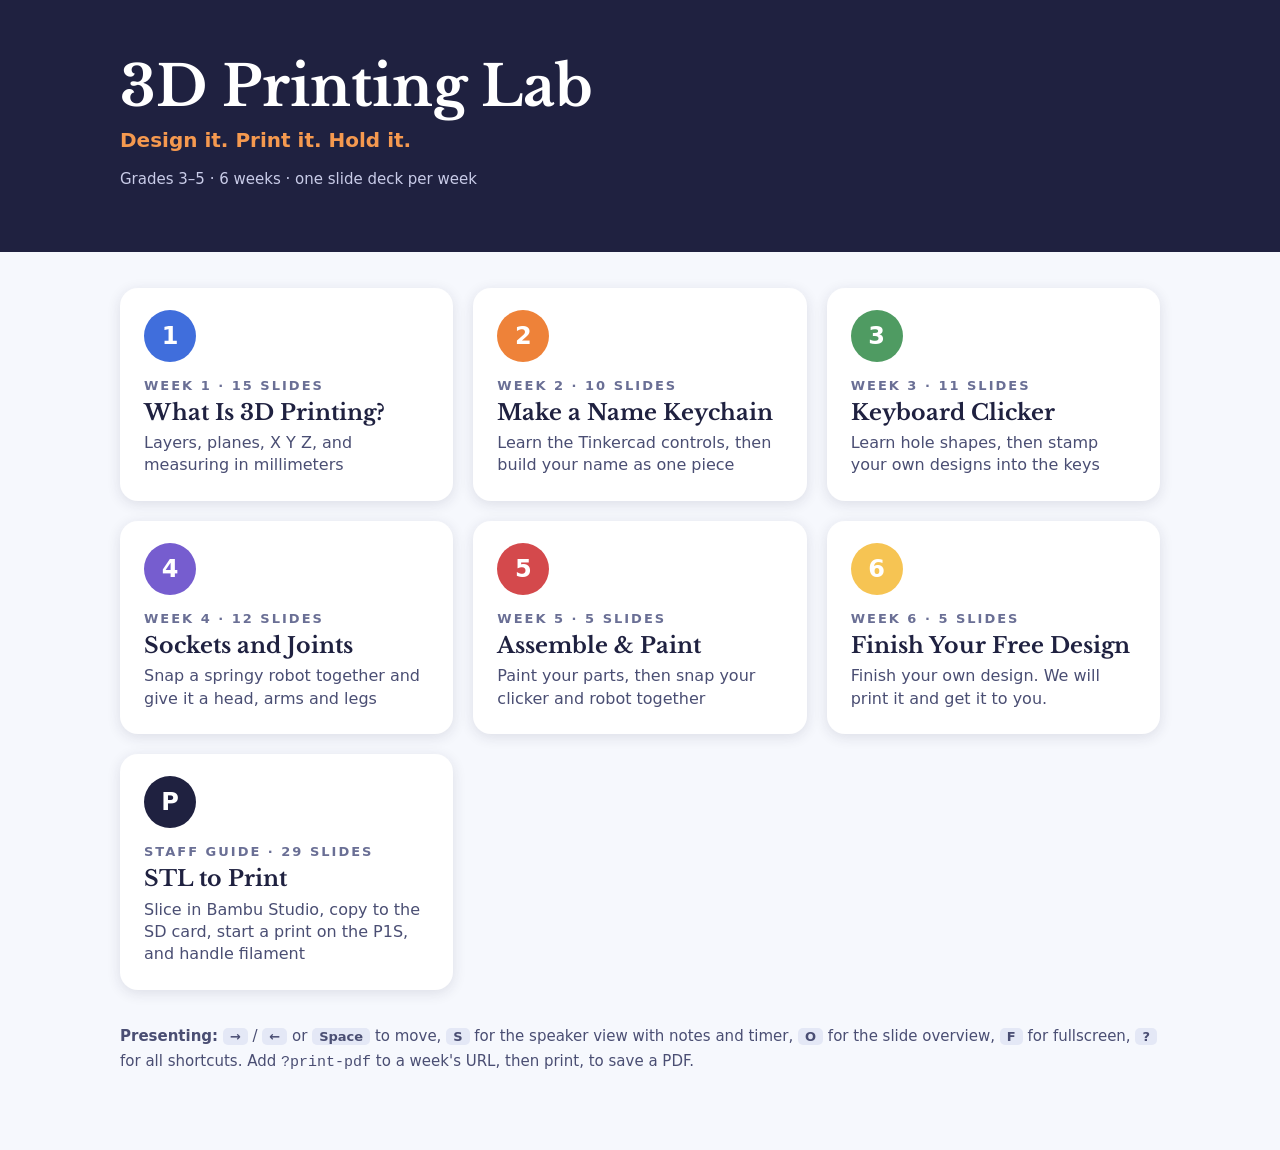
<file: index.html>
<!doctype html>
<html lang="en">
<head>
<meta charset="utf-8">
<meta name="viewport" content="width=device-width,initial-scale=1">
<title>3D Printing Lab · Slides</title>
<meta name="description" content="Weekly slide decks for the 3D Printing Lab, grades 3–5.">
<link rel="preconnect" href="https://fonts.googleapis.com"><link rel="preconnect" href="https://fonts.gstatic.com" crossorigin>
<link href="https://fonts.googleapis.com/css2?family=Libre+Baskerville:wght@700&display=swap" rel="stylesheet">
<style>
:root{--navy:#1F2140;--muted:#4A4E73;--serif:"Libre Baskerville","Baskerville",Georgia,serif;--sans:"Avenir Next",Avenir,"Segoe UI",system-ui,-apple-system,Helvetica,Arial,sans-serif}
*{box-sizing:border-box}
body{margin:0;font-family:var(--sans);color:var(--navy);background:#F6F8FD}
header{background:var(--navy);color:#fff;padding:56px 24px 64px}
.wrap{max-width:1040px;margin:0 auto}
h1{font:700 clamp(34px,6vw,56px)/1.1 var(--serif);margin:0 0 10px}
header p{margin:0;font-size:20px;color:#F5994F;font-weight:600}
header small{display:block;margin-top:18px;color:#C9CCE8;font-size:15px}
main{padding:36px 24px 60px}
.grid{display:grid;grid-template-columns:repeat(auto-fill,minmax(300px,1fr));gap:20px}
a.card{display:flex;flex-direction:column;gap:6px;background:#fff;border-radius:18px;padding:22px 24px 24px;text-decoration:none;color:inherit;box-shadow:0 3px 14px rgba(31,33,64,.12);transition:transform .15s,box-shadow .15s}
a.card:hover,a.card:focus-visible{transform:translateY(-3px);box-shadow:0 8px 22px rgba(31,33,64,.2);outline:none}
.n{width:52px;height:52px;border-radius:50%;display:grid;place-items:center;color:#fff;font-weight:800;font-size:24px;margin-bottom:10px}
.k{font-size:13px;font-weight:800;letter-spacing:2px;color:#6A6F95}
h2{margin:0;font:700 22px/1.25 var(--serif)}
.d{color:var(--muted);font-size:16px;line-height:1.4}
.tips{margin-top:34px;color:var(--muted);font-size:15px;line-height:1.7}
kbd{background:#E4E8F6;border-radius:5px;padding:1px 7px;font:700 13px var(--sans)}
</style>
</head>
<body>
<header><div class="wrap">
<h1>3D Printing Lab</h1>
<p>Design it. Print it. Hold it.</p>
<small>Grades 3–5 · 6 weeks · one slide deck per week</small>
</div></header>
<main><div class="wrap">
<div class="grid">
<a class="card" href="week1.html"><span class="n" style="background:#406EDC">1</span><span class="k">WEEK 1 · 15 SLIDES</span><h2>What Is 3D Printing?</h2><span class="d">Layers, planes, X Y Z, and measuring in millimeters</span></a>
<a class="card" href="week2.html"><span class="n" style="background:#EE8239">2</span><span class="k">WEEK 2 · 10 SLIDES</span><h2>Make a Name Keychain</h2><span class="d">Learn the Tinkercad controls, then build your name as one piece</span></a>
<a class="card" href="week3.html"><span class="n" style="background:#4F9B62">3</span><span class="k">WEEK 3 · 11 SLIDES</span><h2>Keyboard Clicker</h2><span class="d">Learn hole shapes, then stamp your own designs into the keys</span></a>
<a class="card" href="week4.html"><span class="n" style="background:#765DCF">4</span><span class="k">WEEK 4 · 12 SLIDES</span><h2>Sockets and Joints</h2><span class="d">Snap a springy robot together and give it a head, arms and legs</span></a>
<a class="card" href="week5.html"><span class="n" style="background:#D4494C">5</span><span class="k">WEEK 5 · 5 SLIDES</span><h2>Assemble &amp; Paint</h2><span class="d">Paint your parts, then snap your clicker and robot together</span></a>
<a class="card" href="week6.html"><span class="n" style="background:#F6C453">6</span><span class="k">WEEK 6 · 5 SLIDES</span><h2>Finish Your Free Design</h2><span class="d">Finish your own design. We will print it and get it to you.</span></a>
<a class="card" href="printing-walkthrough.html"><span class="n" style="background:#1F2140">P</span><span class="k">STAFF GUIDE · 29 SLIDES</span><h2>STL to Print</h2><span class="d">Slice in Bambu Studio, copy to the SD card, start a print on the P1S, and handle filament</span></a>
</div>
<p class="tips"><b>Presenting:</b> <kbd>→</kbd> / <kbd>←</kbd> or <kbd>Space</kbd> to move, <kbd>S</kbd> for the speaker view with notes and timer, <kbd>O</kbd> for the slide overview, <kbd>F</kbd> for fullscreen, <kbd>?</kbd> for all shortcuts. Add <code>?print-pdf</code> to a week's URL, then print, to save a PDF.</p>
</div></main>
</body>
</html>
</file>
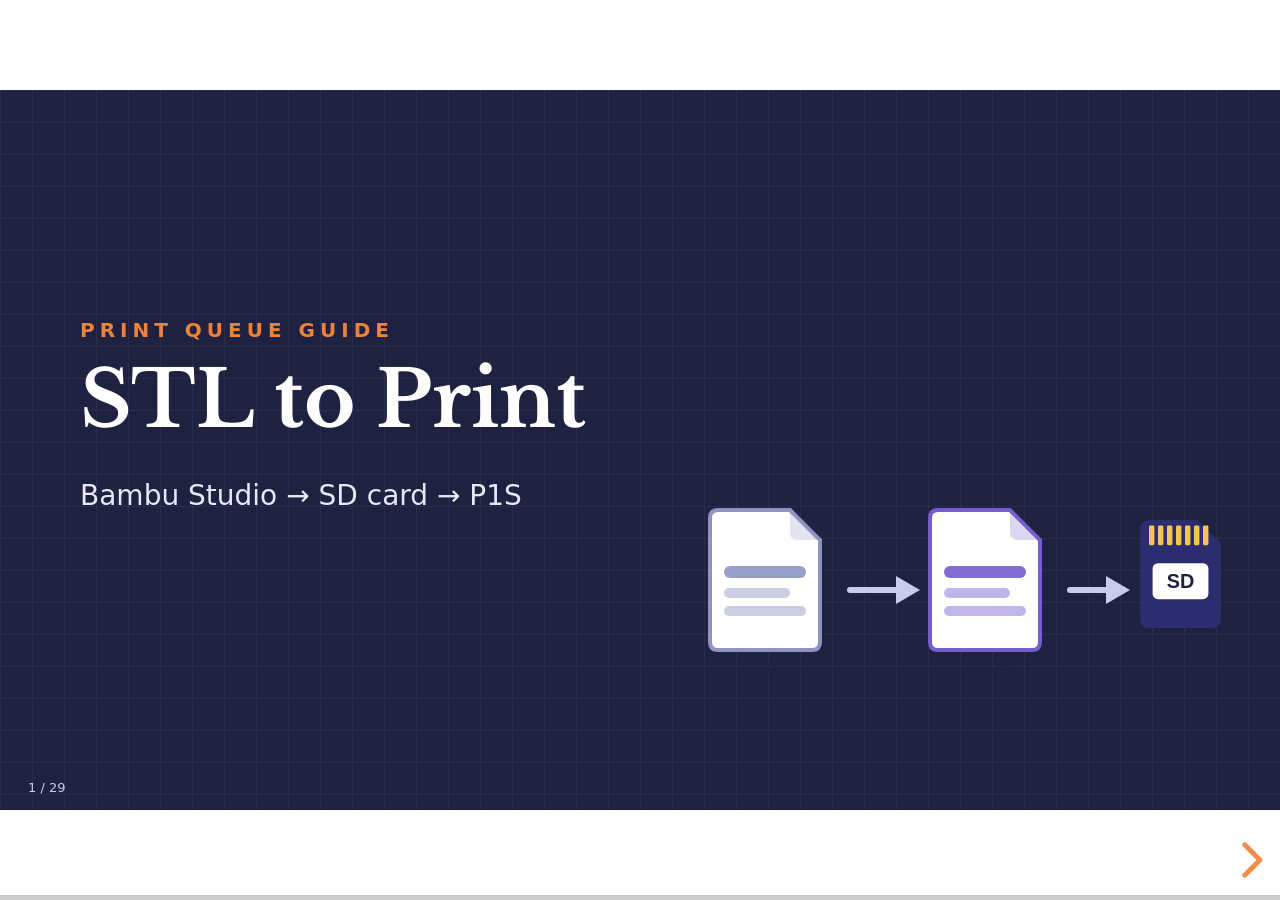
<file: printing-walkthrough.html>
<!doctype html>
<html lang="en">
<head>
<meta charset="utf-8">
<meta name="viewport" content="width=device-width,initial-scale=1">
<title>STL to Print · Bambu Studio to P1S walkthrough</title>
<meta name="description" content="Walkthrough: slice STLs in Bambu Studio, copy the .gcode.3mf to the SD card and start a print on the P1S.">
<link rel="icon" href="data:image/svg+xml,%3Csvg xmlns='http://www.w3.org/2000/svg' viewBox='0 0 32 32'%3E%3Crect width='32' height='32' rx='7' fill='%231F2140'/%3E%3Crect x='7' y='9' width='18' height='4' rx='2' fill='%23F6C453'/%3E%3Crect x='5' y='15' width='22' height='4' rx='2' fill='%23EE8239'/%3E%3Crect x='3' y='21' width='26' height='4' rx='2' fill='%23F6C453'/%3E%3C/svg%3E">
<link rel="preconnect" href="https://fonts.googleapis.com"><link rel="preconnect" href="https://fonts.gstatic.com" crossorigin>
<link href="https://fonts.googleapis.com/css2?family=Libre+Baskerville:wght@700&display=swap" rel="stylesheet">
<link rel="stylesheet" href="assets/reveal/reset.css">
<link rel="stylesheet" href="assets/reveal/reveal.css">
<link rel="stylesheet" href="assets/deck.css">
</head>
<body>
<a id="allweeks" href="index.html">&larr; All weeks</a>
<div class="reveal"><div class="slides">
<section class="slide dark"><div class="abs " style="left:80px;top:230px"><div style="font-weight:800;letter-spacing:5px;font-size:20px;color:#EE8239">PRINT QUEUE GUIDE</div></div><div class="abs " style="left:80px;top:268px"><h2 style="position:static;font-size:78px;margin:0;font:700 78px/1.08 var(--serif)">STL to Print</h2></div><div class="abs " style="left:80px;top:392px"><span style="font-size:28px;color:#E6E8F7">Bambu Studio &rarr; SD card &rarr; P1S</span></div><div class="abs " style="left:700px;top:380px;transform:scale(1.0);transform-origin:0 0"><svg viewBox="0 0 520 300" width="520" height="300" style="overflow:visible;"><g transform="translate(10,40)"><path d="M0 8 Q0 0 8 0 H80 L110 30 V132 Q110 140 102 140 H8 Q0 140 0 132 Z" fill="#fff" stroke="#8E93C4" stroke-width="4"/><path d="M80 0 V22 Q80 30 88 30 H110" fill="#8E93C4" opacity=".25"/><rect x="14" y="56" width="82" height="12" rx="6" fill="#8E93C4" opacity=".9" /><rect x="14" y="78" width="66" height="10" rx="5" fill="#8E93C4" opacity=".45" /><rect x="14" y="96" width="82" height="10" rx="5" fill="#8E93C4" opacity=".45" /><text x="55.0" y="166" font-size="17" font-weight="800" fill="#1F2140" text-anchor="middle" font-family="Avenir Next,Segoe UI,Helvetica,Arial,sans-serif" >.stl</text></g><path d="M150 120 H200" stroke="#C9CCE8" stroke-width="6" stroke-linecap="round"/><polygon points="196,106 220,120 196,134" fill="#C9CCE8"/><g transform="translate(230,40)"><path d="M0 8 Q0 0 8 0 H80 L110 30 V132 Q110 140 102 140 H8 Q0 140 0 132 Z" fill="#fff" stroke="#765DCF" stroke-width="4"/><path d="M80 0 V22 Q80 30 88 30 H110" fill="#765DCF" opacity=".25"/><rect x="14" y="56" width="82" height="12" rx="6" fill="#765DCF" opacity=".9" /><rect x="14" y="78" width="66" height="10" rx="5" fill="#765DCF" opacity=".45" /><rect x="14" y="96" width="82" height="10" rx="5" fill="#765DCF" opacity=".45" /><text x="55.0" y="166" font-size="17" font-weight="800" fill="#1F2140" text-anchor="middle" font-family="Avenir Next,Segoe UI,Helvetica,Arial,sans-serif" >.gcode.3mf</text></g><path d="M370 120 H410" stroke="#C9CCE8" stroke-width="6" stroke-linecap="round"/><polygon points="406,106 430,120 406,134" fill="#C9CCE8"/><g transform="translate(440,50) rotate(0) scale(0.9)"><path d="M0 12 Q0 0 12 0 H64 L90 26 V110 Q90 120 80 120 H10 Q0 120 0 110 Z" fill="#2B2D6E"/><path d="M12 116 V80" stroke="none"/><rect x="10" y="6" width="6" height="22" rx="1.5" fill="#F6C453"/><rect x="20" y="6" width="6" height="22" rx="1.5" fill="#F6C453"/><rect x="30" y="6" width="6" height="22" rx="1.5" fill="#F6C453"/><rect x="40" y="6" width="6" height="22" rx="1.5" fill="#F6C453"/><rect x="50" y="6" width="6" height="22" rx="1.5" fill="#F6C453"/><rect x="60" y="6" width="6" height="22" rx="1.5" fill="#F6C453"/><rect x="70" y="6" width="6" height="22" rx="1.5" fill="#F6C453"/><rect x="14" y="48" width="62" height="40" rx="6" fill="#fff"  /><text x="45" y="76" font-size="22" font-weight="800" fill="#1F2140" text-anchor="middle" font-family="Avenir Next,Segoe UI,Helvetica,Arial,sans-serif" >SD</text></g></svg></div><div class="pg">1 / 29</div><aside class="notes"><p>Print queue guide. Audience: adults who run the print queue.</p><p>The route: slice STL files on the Mac in Bambu Studio, export a .gcode.3mf, copy it to the SD card, put the card in a P1S, and start the print from the printer.</p></aside></section>
<section class="slide "><h1 class="t" style="font-size:42px">The Whole Journey</h1><div style="position:absolute;left:56px;right:56px;top:170px;display:grid;grid-template-columns:1fr 30px 1fr 30px 1fr 30px 1fr 30px 1fr;align-items:center;gap:8px"><div class="card tile c" style="height:380px;padding:30px 18px"><span class="ic" style="--c:#406EDC;width:128px;height:128px;"><svg aria-hidden="true" fill="currentColor" stroke-width="0" viewBox="0 0 640 512" xmlns="http://www.w3.org/2000/svg"><path d="M624 416H381.54c-.74 19.81-14.71 32-32.74 32H288c-18.69 0-33.02-17.47-32.77-32H16c-8.8 0-16 7.2-16 16v16c0 35.2 28.8 64 64 64h512c35.2 0 64-28.8 64-64v-16c0-8.8-7.2-16-16-16zM576 48c0-26.4-21.6-48-48-48H112C85.6 0 64 21.6 64 48v336h512V48zm-64 272H128V64h384v256z"></path></svg></span><h3 style="font:800 26px var(--sans);margin:26px 0 8px;color:#406EDC">1. Slice</h3><p style="font-size:20px">7 steps</p></div><div class="arrow"><svg viewBox="0 0 36 36" fill="currentColor"><path d="M4 11h14V5l14 13-14 13v-6H4z"/></svg></div><div class="card tile c" style="height:380px;padding:30px 18px"><span class="ic" style="--c:#765DCF;width:128px;height:128px;"><svg aria-hidden="true" fill="currentColor" stroke-width="0" viewBox="0 0 576 512" xmlns="http://www.w3.org/2000/svg"><path d="M384 121.9c0-6.3-2.5-12.4-7-16.9L279.1 7c-4.5-4.5-10.6-7-17-7H256v128h128zM571 308l-95.7-96.4c-10.1-10.1-27.4-3-27.4 11.3V288h-64v64h64v65.2c0 14.3 17.3 21.4 27.4 11.3L571 332c6.6-6.6 6.6-17.4 0-24zm-379 28v-32c0-8.8 7.2-16 16-16h176V160H248c-13.2 0-24-10.8-24-24V0H24C10.7 0 0 10.7 0 24v464c0 13.3 10.7 24 24 24h336c13.3 0 24-10.7 24-24V352H208c-8.8 0-16-7.2-16-16z"></path></svg></span><h3 style="font:800 26px var(--sans);margin:26px 0 8px;color:#765DCF">2. Export</h3><p style="font-size:20px">2 steps</p></div><div class="arrow"><svg viewBox="0 0 36 36" fill="currentColor"><path d="M4 11h14V5l14 13-14 13v-6H4z"/></svg></div><div class="card tile c" style="height:380px;padding:30px 18px"><span class="ic" style="--c:#EE8239;width:128px;height:128px;"><svg aria-hidden="true" fill="currentColor" stroke-width="0" viewBox="0 0 384 512" xmlns="http://www.w3.org/2000/svg"><path d="M320 0H128L0 128v320c0 35.3 28.7 64 64 64h256c35.3 0 64-28.7 64-64V64c0-35.3-28.7-64-64-64zM160 160h-48V64h48v96zm80 0h-48V64h48v96zm80 0h-48V64h48v96z"></path></svg></span><h3 style="font:800 26px var(--sans);margin:26px 0 8px;color:#EE8239">3. Transfer</h3><p style="font-size:20px">6 steps</p></div><div class="arrow"><svg viewBox="0 0 36 36" fill="currentColor"><path d="M4 11h14V5l14 13-14 13v-6H4z"/></svg></div><div class="card tile c" style="height:380px;padding:30px 18px"><span class="ic" style="--c:#4F9B62;width:128px;height:128px;"><svg aria-hidden="true" fill="currentColor" stroke-width="0" viewBox="0 0 448 512" xmlns="http://www.w3.org/2000/svg"><path d="M424.4 214.7L72.4 6.6C43.8-10.3 0 6.1 0 47.9V464c0 37.5 40.7 60.1 72.4 41.3l352-208c31.4-18.5 31.5-64.1 0-82.6z"></path></svg></span><h3 style="font:800 26px var(--sans);margin:26px 0 8px;color:#4F9B62">4. Print</h3><p style="font-size:20px">5 steps</p></div><div class="arrow"><svg viewBox="0 0 36 36" fill="currentColor"><path d="M4 11h14V5l14 13-14 13v-6H4z"/></svg></div><div class="card tile c" style="height:380px;padding:30px 18px"><span class="ic" style="--c:#1FA9A1;width:128px;height:128px;"><svg aria-hidden="true" fill="currentColor" stroke-width="0" viewBox="0 0 512 512" xmlns="http://www.w3.org/2000/svg"><path d="M288 39.056v16.659c0 10.804 7.281 20.159 17.686 23.066C383.204 100.434 440 171.518 440 256c0 101.689-82.295 184-184 184-101.689 0-184-82.295-184-184 0-84.47 56.786-155.564 134.312-177.219C216.719 75.874 224 66.517 224 55.712V39.064c0-15.709-14.834-27.153-30.046-23.234C86.603 43.482 7.394 141.206 8.003 257.332c.72 137.052 111.477 246.956 248.531 246.667C393.255 503.711 504 392.788 504 256c0-115.633-79.14-212.779-186.211-240.236C302.678 11.889 288 23.456 288 39.056z"></path></svg></span><h3 style="font:800 26px var(--sans);margin:26px 0 8px;color:#1FA9A1">5. Filament</h3><p style="font-size:20px">4 how-tos</p></div></div><div class="pg">2 / 29</div><aside class="notes"><p>Five blocks: slice on the Mac, export the sliced file, transfer it to the SD card, print, and the filament how-tos (unload, load, AMS, runout).</p><p>Each phase is a handful of steps. The colour of the tag in the top right of every slide tells you which phase you are in.</p></aside></section>
<section class="slide "><h1 class="t" style="font-size:42px">You Need</h1><div class="abs " style="left:60px;top:200px"><svg viewBox="0 0 1160 330" width="1160" height="330" style="overflow:visible;"><g transform="translate(60,40)"><path d="M0 8 Q0 0 8 0 H100 L130 30 V152 Q130 160 122 160 H8 Q0 160 0 152 Z" fill="#fff" stroke="#8E93C4" stroke-width="4"/><path d="M100 0 V22 Q100 30 108 30 H130" fill="#8E93C4" opacity=".25"/><rect x="14" y="56" width="102" height="12" rx="6" fill="#8E93C4" opacity=".9" /><rect x="14" y="78" width="86" height="10" rx="5" fill="#8E93C4" opacity=".45" /><rect x="14" y="96" width="102" height="10" rx="5" fill="#8E93C4" opacity=".45" /><text x="65.0" y="186" font-size="17" font-weight="800" fill="#1F2140" text-anchor="middle" font-family="Avenir Next,Segoe UI,Helvetica,Arial,sans-serif" >STL files</text></g><g transform="translate(300,40)"><rect x="0" y="0" width="230" height="148" rx="14" fill="#2A2C4A"  /><rect x="10" y="10" width="210" height="124" rx="6" fill="#E4E9F6"  /><path d="M-16 150 H246 Q246 170 230 170 H0 Q-16 170 -16 150Z" fill="#C9CCE8"/><text x="115" y="230" font-size="20" font-weight="800" fill="#1F2140" text-anchor="middle" font-family="Avenir Next,Segoe UI,Helvetica,Arial,sans-serif" >MacBook</text></g><rect x="540" y="168" width="18" height="24" rx="3" fill="#9AA0C4"  /><rect x="556" y="154" width="132" height="52" rx="12" fill="#6A6F95"  /><g transform="translate(590,60) rotate(-8) scale(0.9)"><path d="M0 12 Q0 0 12 0 H64 L90 26 V110 Q90 120 80 120 H10 Q0 120 0 110 Z" fill="#2B2D6E"/><path d="M12 116 V80" stroke="none"/><rect x="10" y="6" width="6" height="22" rx="1.5" fill="#F6C453"/><rect x="20" y="6" width="6" height="22" rx="1.5" fill="#F6C453"/><rect x="30" y="6" width="6" height="22" rx="1.5" fill="#F6C453"/><rect x="40" y="6" width="6" height="22" rx="1.5" fill="#F6C453"/><rect x="50" y="6" width="6" height="22" rx="1.5" fill="#F6C453"/><rect x="60" y="6" width="6" height="22" rx="1.5" fill="#F6C453"/><rect x="70" y="6" width="6" height="22" rx="1.5" fill="#F6C453"/><rect x="14" y="48" width="62" height="40" rx="6" fill="#fff"  /><text x="45" y="76" font-size="22" font-weight="800" fill="#1F2140" text-anchor="middle" font-family="Avenir Next,Segoe UI,Helvetica,Arial,sans-serif" >SD</text></g><text x="620" y="262" font-size="20" font-weight="800" fill="#1F2140" text-anchor="middle" font-family="Avenir Next,Segoe UI,Helvetica,Arial,sans-serif" >SD card + dongle</text><path d="M705 180 H860" stroke="#C9CCE8" stroke-width="6" stroke-linecap="round" stroke-dasharray="2 12"/><g transform="translate(900,0) scale(.38)"><rect x="40" y="30" width="560" height="430" rx="24" fill="#565A80"  /><rect x="58" y="48" width="524" height="394" rx="16" fill="#1E2040"  /><rect x="72" y="62" width="496" height="366" rx="10" fill="#AFC0E8" opacity=".35" /><polygon points="179.20000000000002,62 268.8,62 128.0,428 64.0,428" fill="#fff" opacity=".16"/><rect x="260.0" y="80" width="120" height="14" rx="5" fill="#8E93C4"  /><rect x="286.0" y="94" width="68" height="38" rx="8" fill="#F6C453"  /><polygon points="308.0,132 332.0,132 320.0,150" fill="#EE8239"/><rect x="100" y="384" width="440" height="16" rx="5" fill="#C9CCE8"  /><rect x="20" y="448" width="600" height="82" rx="18" fill="#2D2F4A"  /><rect x="370" y="458" width="210" height="62" rx="10" fill="#0F1020" stroke="#6A6F95" stroke-width="2"  /><text x="475" y="498" font-size="24" font-weight="800" fill="#7BD69B" text-anchor="middle" font-family="Avenir Next,Segoe UI,Helvetica,Arial,sans-serif" >Idle</text><rect x="70" y="476" width="96" height="20" rx="4" fill="#0F1020" stroke="#6A6F95" stroke-width="2"  /></g><text x="1020" y="270" font-size="20" font-weight="800" fill="#1F2140" text-anchor="middle" font-family="Avenir Next,Segoe UI,Helvetica,Arial,sans-serif" >P1S</text></svg></div><div class="pg">3 / 29</div><aside class="notes"><p>Gather: your STL files, a MacBook with Bambu Studio installed, the SD card from the printer in its dongle (the dongle plugs into the MacBook), and a P1S printer.</p></aside></section>
<section class="slide "><h1 class="t" style="font-size:42px">Drag the STLs In</h1><div class="abs" style="right:56px;top:40px;display:flex;gap:10px;align-items:center"><span style="background:#406EDC;color:#fff;font-weight:800;letter-spacing:2px;font-size:15px;padding:7px 16px;border-radius:20px">SLICE</span><span style="font:800 15px var(--sans);color:#6A6F95;letter-spacing:1px">STEP 2</span></div><div class="abs " style="left:40px;top:170px;transform:scale(1.0);transform-origin:0 0"><svg viewBox="0 0 1200 480" width="1200" height="480" style="overflow:visible;"><g transform="translate(20,110)"><path d="M0 8 Q0 0 8 0 H90 L120 30 V142 Q120 150 112 150 H8 Q0 150 0 142 Z" fill="#fff" stroke="#8E93C4" stroke-width="4"/><path d="M90 0 V22 Q90 30 98 30 H120" fill="#8E93C4" opacity=".25"/><rect x="14" y="56" width="92" height="12" rx="6" fill="#8E93C4" opacity=".9" /><rect x="14" y="78" width="76" height="10" rx="5" fill="#8E93C4" opacity=".45" /><rect x="14" y="96" width="92" height="10" rx="5" fill="#8E93C4" opacity=".45" /><text x="60.0" y="176" font-size="17" font-weight="800" fill="#1F2140" text-anchor="middle" font-family="Avenir Next,Segoe UI,Helvetica,Arial,sans-serif" >3 STL files</text></g><g transform="translate(50,90)"><path d="M0 8 Q0 0 8 0 H90 L120 30 V142 Q120 150 112 150 H8 Q0 150 0 142 Z" fill="#fff" stroke="#8E93C4" stroke-width="4"/><path d="M90 0 V22 Q90 30 98 30 H120" fill="#8E93C4" opacity=".25"/><rect x="14" y="56" width="92" height="12" rx="6" fill="#8E93C4" opacity=".9" /><rect x="14" y="78" width="76" height="10" rx="5" fill="#8E93C4" opacity=".45" /><rect x="14" y="96" width="92" height="10" rx="5" fill="#8E93C4" opacity=".45" /><text x="60.0" y="176" font-size="17" font-weight="800" fill="#1F2140" text-anchor="middle" font-family="Avenir Next,Segoe UI,Helvetica,Arial,sans-serif" ></text></g><path d="M190 200 H300" stroke="#EE8239" stroke-width="8" stroke-linecap="round" stroke-dasharray="2 14"/><polygon points="296,182 330,200 296,218" fill="#EE8239"/><g transform="translate(360,0) scale(.82)"><rect x="0" y="0" width="1000" height="560" rx="18" fill="#F6F7FB" stroke="#B9BEDD" stroke-width="3"  /><path d="M0 18 Q0 0 18 0 H982 Q1000 0 1000 18 V44 H0Z" fill="#E4E7F3"/><circle cx="26" cy="22" r="7" fill="#FF5F57"/><circle cx="50" cy="22" r="7" fill="#FEBC2E"/><circle cx="74" cy="22" r="7" fill="#28C840"/><text x="500.0" y="28" font-size="16" font-weight="700" fill="#6A6F95" text-anchor="middle" font-family="Avenir Next,Segoe UI,Helvetica,Arial,sans-serif" >Bambu Studio</text><rect x="300" y="52" width="136" height="34" rx="17" fill="#406EDC"  /><text x="368" y="75" font-size="16" font-weight="700" fill="#fff" text-anchor="middle" font-family="Avenir Next,Segoe UI,Helvetica,Arial,sans-serif" >Prepare</text><rect x="450" y="52" width="136" height="34" rx="17" fill="#E4E7F3"  /><text x="518" y="75" font-size="16" font-weight="700" fill="#6A6F95" text-anchor="middle" font-family="Avenir Next,Segoe UI,Helvetica,Arial,sans-serif" >Preview</text><rect x="600" y="52" width="136" height="34" rx="17" fill="#E4E7F3"  /><text x="668" y="75" font-size="16" font-weight="700" fill="#6A6F95" text-anchor="middle" font-family="Avenir Next,Segoe UI,Helvetica,Arial,sans-serif" >Device</text><rect x="14" y="100" width="262" height="446" rx="14" fill="#fff" stroke="#DCE0F0" stroke-width="2"  /><text x="30" y="128" font-size="14" font-weight="700" fill="#6A6F95" text-anchor="start" font-family="Avenir Next,Segoe UI,Helvetica,Arial,sans-serif" >Printer</text><rect x="28" y="138" width="234" height="40" rx="10" fill="#F0F2FA" stroke="#D5D9EE" stroke-width="2"  /><text x="42" y="164" font-size="14.5" font-weight="700" fill="#1F2140" text-anchor="start" font-family="Avenir Next,Segoe UI,Helvetica,Arial,sans-serif" >Bambu Lab P1S 0.4 nozzle</text><text x="30" y="210" font-size="14" font-weight="700" fill="#6A6F95" text-anchor="start" font-family="Avenir Next,Segoe UI,Helvetica,Arial,sans-serif" >Filament</text><rect x="28" y="220" width="234" height="40" rx="10" fill="#F0F2FA" stroke="#D5D9EE" stroke-width="2"  /><circle cx="50" cy="240" r="11" fill="#fff" stroke="#9AA0C4" stroke-width="2"/><text x="72" y="246" font-size="14.5" font-weight="700" fill="#1F2140" text-anchor="start" font-family="Avenir Next,Segoe UI,Helvetica,Arial,sans-serif" >Bambu PLA Matte</text><text x="30" y="292" font-size="14" font-weight="700" fill="#6A6F95" text-anchor="start" font-family="Avenir Next,Segoe UI,Helvetica,Arial,sans-serif" >Process</text><rect x="28" y="302" width="234" height="40" rx="10" fill="#F0F2FA" stroke="#D5D9EE" stroke-width="2"  /><text x="42" y="328" font-size="14.5" font-weight="700" fill="#1F2140" text-anchor="start" font-family="Avenir Next,Segoe UI,Helvetica,Arial,sans-serif" >0.20mm Standard</text><rect x="28" y="352" width="234" height="38" rx="10" fill="#F0F2FA" stroke="#D5D9EE" stroke-width="2"  /><rect x="40" y="361" width="20" height="20" rx="5" fill="#4F9B62"  /><path d="M44 371 L49 376 L57 366" stroke="#fff" stroke-width="3" fill="none"/><text x="72" y="377" font-size="14.5" font-weight="700" fill="#1F2140" text-anchor="start" font-family="Avenir Next,Segoe UI,Helvetica,Arial,sans-serif" >Support</text><rect x="28" y="400" width="234" height="38" rx="10" fill="#F0F2FA" stroke="#D5D9EE" stroke-width="2"  /><text x="42" y="425" font-size="14.5" font-weight="700" fill="#1F2140" text-anchor="start" font-family="Avenir Next,Segoe UI,Helvetica,Arial,sans-serif" >Textured PEI Plate</text><rect x="300" y="98" width="40" height="34" rx="8" fill="#fff" stroke="#DCE0F0" stroke-width="2"  /><rect x="352" y="98" width="40" height="34" rx="8" fill="#fff" stroke="#DCE0F0" stroke-width="2"  /><rect x="404" y="98" width="40" height="34" rx="8" fill="#fff" stroke="#DCE0F0" stroke-width="2"  /><rect x="456" y="98" width="40" height="34" rx="8" fill="#fff" stroke="#DCE0F0" stroke-width="2"  /><rect x="508" y="98" width="40" height="34" rx="8" fill="#fff" stroke="#DCE0F0" stroke-width="2"  /><rect x="560" y="98" width="40" height="34" rx="8" fill="#fff" stroke="#DCE0F0" stroke-width="2"  /><rect x="612" y="98" width="40" height="34" rx="8" fill="#fff" stroke="#DCE0F0" stroke-width="2"  /><rect x="312" y="112" width="16" height="6" fill="#6A6F95"/><rect x="317" y="107" width="6" height="16" fill="#6A6F95"/><rect x="290" y="142" width="696" height="404" rx="14" fill="#E4E9F6"  /><polygon points="640.0,168.0 858.2,294.0 640.0,420.0 421.8,294.0" fill="#EDF1FB" stroke="#9AA6CC" stroke-width="3" opacity="1"/><line x1="664.2" y1="182.0" x2="446.0" y2="308.0" stroke="#B8C3E2" stroke-width="1.2"/><line x1="615.8" y1="182.0" x2="834.0" y2="308.0" stroke="#B8C3E2" stroke-width="1.2"/><line x1="688.5" y1="196.0" x2="470.3" y2="322.0" stroke="#B8C3E2" stroke-width="1.2"/><line x1="591.5" y1="196.0" x2="809.7" y2="322.0" stroke="#B8C3E2" stroke-width="1.2"/><line x1="712.7" y1="210.0" x2="494.5" y2="336.0" stroke="#B8C3E2" stroke-width="1.2"/><line x1="567.3" y1="210.0" x2="785.5" y2="336.0" stroke="#B8C3E2" stroke-width="1.2"/><line x1="737.0" y1="224.0" x2="518.8" y2="350.0" stroke="#B8C3E2" stroke-width="1.2"/><line x1="543.0" y1="224.0" x2="761.2" y2="350.0" stroke="#B8C3E2" stroke-width="1.2"/><line x1="761.2" y1="238.0" x2="543.0" y2="364.0" stroke="#B8C3E2" stroke-width="1.2"/><line x1="518.8" y1="238.0" x2="737.0" y2="364.0" stroke="#B8C3E2" stroke-width="1.2"/><line x1="785.5" y1="252.0" x2="567.3" y2="378.0" stroke="#B8C3E2" stroke-width="1.2"/><line x1="494.5" y1="252.0" x2="712.7" y2="378.0" stroke="#B8C3E2" stroke-width="1.2"/><line x1="809.7" y1="266.0" x2="591.5" y2="392.0" stroke="#B8C3E2" stroke-width="1.2"/><line x1="470.3" y1="266.0" x2="688.5" y2="392.0" stroke="#B8C3E2" stroke-width="1.2"/><line x1="834.0" y1="280.0" x2="615.8" y2="406.0" stroke="#B8C3E2" stroke-width="1.2"/><line x1="446.0" y1="280.0" x2="664.2" y2="406.0" stroke="#B8C3E2" stroke-width="1.2"/><rect x="790" y="490" width="180" height="46" rx="10" fill="#406EDC"  /><text x="880" y="520" font-size="17" font-weight="800" fill="#fff" text-anchor="middle" font-family="Avenir Next,Segoe UI,Helvetica,Arial,sans-serif" >Slice plate</text></g><g transform="translate(500,250) scale(1.3)"><path d="M0 0 L0 30 L8 23 L14 36 L20 33 L14 21 L25 21 Z" fill="#fff" stroke="#1F2140" stroke-width="2.5" stroke-linejoin="round"/></g></svg></div><div class="pg">4 / 29</div><aside class="notes"><p>Open Bambu Studio. Drag your STL files from Finder straight into the window (or use File &gt; Import, shortcut Cmd+I).</p><p>If Studio asks whether to treat multiple files as one object or as separate parts, choose separate objects.</p></aside></section>
<section class="slide "><h1 class="t" style="font-size:42px">Printer, Plate, Filament</h1><div class="abs" style="right:56px;top:40px;display:flex;gap:10px;align-items:center"><span style="background:#406EDC;color:#fff;font-weight:800;letter-spacing:2px;font-size:15px;padding:7px 16px;border-radius:20px">SLICE</span><span style="font:800 15px var(--sans);color:#6A6F95;letter-spacing:1px">STEP 3</span></div><img src="assets/img/slice_the_model_for_p1_series_result.jpg" alt="" style="position:absolute;left:56px;top:130px;width:874px;height:520px;border-radius:14px;box-shadow:0 4px 18px rgba(31,33,64,.28);background:#111"><div class="abs " style="left:950px;top:130px;width:280px"><div style="display:flex;flex-direction:column;gap:18px"><div class="card hrow" style="height:120px;padding:0 22px;gap:20px"><span class="ic" style="--c:#EE8239;width:72px;height:72px;"><svg aria-hidden="true" fill="currentColor" stroke-width="0" viewBox="0 0 640 512" xmlns="http://www.w3.org/2000/svg"><path d="M624 416H381.54c-.74 19.81-14.71 32-32.74 32H288c-18.69 0-33.02-17.47-32.77-32H16c-8.8 0-16 7.2-16 16v16c0 35.2 28.8 64 64 64h512c35.2 0 64-28.8 64-64v-16c0-8.8-7.2-16-16-16zM576 48c0-26.4-21.6-48-48-48H112C85.6 0 64 21.6 64 48v336h512V48zm-64 272H128V64h384v256z"></path></svg></span><div><h3 style="font-size:26px">1  Printer</h3><p style="font-size:19px">P1S 0.4</p></div></div><div class="card hrow" style="height:120px;padding:0 22px;gap:20px"><span class="ic" style="--c:#EE8239;width:72px;height:72px;"><svg aria-hidden="true" fill="currentColor" stroke-width="0" viewBox="0 0 512 512" xmlns="http://www.w3.org/2000/svg"><path d="M12.41 148.02l232.94 105.67c6.8 3.09 14.49 3.09 21.29 0l232.94-105.67c16.55-7.51 16.55-32.52 0-40.03L266.65 2.31a25.607 25.607 0 0 0-21.29 0L12.41 107.98c-16.55 7.51-16.55 32.53 0 40.04zm487.18 88.28l-58.09-26.33-161.64 73.27c-7.56 3.43-15.59 5.17-23.86 5.17s-16.29-1.74-23.86-5.17L70.51 209.97l-58.1 26.33c-16.55 7.5-16.55 32.5 0 40l232.94 105.59c6.8 3.08 14.49 3.08 21.29 0L499.59 276.3c16.55-7.5 16.55-32.5 0-40zm0 127.8l-57.87-26.23-161.86 73.37c-7.56 3.43-15.59 5.17-23.86 5.17s-16.29-1.74-23.86-5.17L70.29 337.87 12.41 364.1c-16.55 7.5-16.55 32.5 0 40l232.94 105.59c6.8 3.08 14.49 3.08 21.29 0L499.59 404.1c16.55-7.5 16.55-32.5 0-40z"></path></svg></span><div><h3 style="font-size:26px">2  Plate</h3><p style="font-size:19px">Textured PEI</p></div></div><div class="card hrow" style="height:120px;padding:0 22px;gap:20px"><span class="ic" style="--c:#EE8239;width:72px;height:72px;"><svg aria-hidden="true" fill="currentColor" stroke-width="0" viewBox="0 0 448 512" xmlns="http://www.w3.org/2000/svg"><path d="M424.4 214.7L72.4 6.6C43.8-10.3 0 6.1 0 47.9V464c0 37.5 40.7 60.1 72.4 41.3l352-208c31.4-18.5 31.5-64.1 0-82.6z"></path></svg></span><div><h3 style="font-size:26px">3  Filament</h3><p style="font-size:19px">PLA Matte</p></div></div></div></div><div class="abs" style="right:28px;bottom:14px;font-size:12px;color:#6A6F95">Photos: Bambu Lab Wiki (wiki.bambulab.com)</div><div class="pg">5 / 29</div><aside class="notes"><p>In the Prepare tab, top of the left panel: 1) Printer must be Bambu Lab P1S 0.4 nozzle. 2) Plate type must be Textured PEI Plate (that is what is physically on the printer). 3) Filament: pick the Bambu PLA Matte, white.</p><p>Number 4 in the screenshot is the Slice plate button, covered a few slides on.</p><p>The screenshot is from the Bambu Lab wiki; your Studio will show P1S and the colours of your own model.</p></aside></section>
<section class="slide "><h1 class="t" style="font-size:42px">Check the Settings</h1><div class="abs" style="right:56px;top:40px;display:flex;gap:10px;align-items:center"><span style="background:#406EDC;color:#fff;font-weight:800;letter-spacing:2px;font-size:15px;padding:7px 16px;border-radius:20px">SLICE</span><span style="font:800 15px var(--sans);color:#6A6F95;letter-spacing:1px">STEP 4</span></div><div class="abs " style="left:90px;top:170px;transform:scale(1.0);transform-origin:0 0"><svg viewBox="0 0 1100 500" width="1100" height="500" style="overflow:visible;"><rect x="0" y="0" width="420" height="470" rx="20" fill="#fff" stroke="#DCE0F0" stroke-width="3"  /><text x="26" y="28" font-size="15" font-weight="700" fill="#6A6F95" text-anchor="start" font-family="Avenir Next,Segoe UI,Helvetica,Arial,sans-serif" >Printer</text><rect x="22" y="38" width="376" height="56" rx="12" fill="#F0F2FA" stroke="#D5D9EE" stroke-width="2"  /><text x="40" y="73" font-size="19" font-weight="700" fill="#1F2140" text-anchor="start" font-family="Avenir Next,Segoe UI,Helvetica,Arial,sans-serif" >Bambu Lab P1S 0.4 nozzle</text><text x="26" y="138" font-size="15" font-weight="700" fill="#6A6F95" text-anchor="start" font-family="Avenir Next,Segoe UI,Helvetica,Arial,sans-serif" >Filament</text><rect x="22" y="148" width="376" height="56" rx="12" fill="#F0F2FA" stroke="#D5D9EE" stroke-width="2"  /><circle cx="54" cy="176" r="15" fill="#fff" stroke="#9AA0C4" stroke-width="3"/><text x="84" y="183" font-size="19" font-weight="700" fill="#1F2140" text-anchor="start" font-family="Avenir Next,Segoe UI,Helvetica,Arial,sans-serif" >Bambu PLA Matte</text><text x="26" y="248" font-size="15" font-weight="700" fill="#6A6F95" text-anchor="start" font-family="Avenir Next,Segoe UI,Helvetica,Arial,sans-serif" >Process</text><rect x="22" y="258" width="376" height="56" rx="12" fill="#F0F2FA" stroke="#D5D9EE" stroke-width="2"  /><text x="40" y="293" font-size="19" font-weight="700" fill="#1F2140" text-anchor="start" font-family="Avenir Next,Segoe UI,Helvetica,Arial,sans-serif" >0.20mm Standard</text><rect x="22" y="328" width="376" height="52" rx="12" fill="#F0F2FA" stroke="#D5D9EE" stroke-width="2"  /><rect x="38" y="340" width="28" height="28" rx="7" fill="#4F9B62"  /><path d="M44 354 L51 361 L61 348" stroke="#fff" stroke-width="4" fill="none"/><text x="80" y="363" font-size="19" font-weight="700" fill="#1F2140" text-anchor="start" font-family="Avenir Next,Segoe UI,Helvetica,Arial,sans-serif" >Support</text><rect x="22" y="392" width="376" height="52" rx="12" fill="#F0F2FA" stroke="#D5D9EE" stroke-width="2"  /><text x="40" y="426" font-size="19" font-weight="700" fill="#1F2140" text-anchor="start" font-family="Avenir Next,Segoe UI,Helvetica,Arial,sans-serif" >Textured PEI Plate</text><rect x="17" y="143" width="386" height="66" rx="16" fill="none" stroke="#EE8239" stroke-width="10" opacity=".28"/><rect x="22" y="148" width="376" height="56" rx="12" fill="none" stroke="#EE8239" stroke-width="4"/><rect x="17" y="253" width="386" height="66" rx="16" fill="none" stroke="#EE8239" stroke-width="10" opacity=".28"/><rect x="22" y="258" width="376" height="56" rx="12" fill="none" stroke="#EE8239" stroke-width="4"/><rect x="17" y="323" width="386" height="62" rx="16" fill="none" stroke="#EE8239" stroke-width="10" opacity=".28"/><rect x="22" y="328" width="376" height="52" rx="12" fill="none" stroke="#EE8239" stroke-width="4"/><circle cx="0" cy="176" r="24" fill="#EE8239" stroke="#fff" stroke-width="3"/><text x="0" y="184.64" font-size="25.200000000000003" font-weight="800" fill="#fff" text-anchor="middle" font-family="Avenir Next,Segoe UI,Helvetica,Arial,sans-serif">3</text><circle cx="0" cy="286" r="24" fill="#EE8239" stroke="#fff" stroke-width="3"/><text x="0" y="294.64" font-size="25.200000000000003" font-weight="800" fill="#fff" text-anchor="middle" font-family="Avenir Next,Segoe UI,Helvetica,Arial,sans-serif">4</text><circle cx="0" cy="354" r="24" fill="#EE8239" stroke="#fff" stroke-width="3"/><text x="0" y="362.64" font-size="25.200000000000003" font-weight="800" fill="#fff" text-anchor="middle" font-family="Avenir Next,Segoe UI,Helvetica,Arial,sans-serif">5</text><g transform="translate(520,10)"><rect x="0" y="0" width="560" height="130" rx="20" fill="#fff" stroke="#DCE0F0" stroke-width="3"  /><circle cx="80" cy="65" r="42" fill="#fff" stroke="#9AA0C4" stroke-width="6"/><circle cx="80" cy="65" r="14" fill="#E4E7F3"/><text x="160" y="62" font-size="34" font-weight="800" fill="#1F2140" text-anchor="start" font-family="Avenir Next,Segoe UI,Helvetica,Arial,sans-serif" >Matte PLA</text><text x="160" y="100" font-size="26" font-weight="700" fill="#6A6F95" text-anchor="start" font-family="Avenir Next,Segoe UI,Helvetica,Arial,sans-serif" >White</text><circle cx="0" cy="0" r="24" fill="#EE8239" stroke="#fff" stroke-width="3"/><text x="0" y="8.64" font-size="25.200000000000003" font-weight="800" fill="#fff" text-anchor="middle" font-family="Avenir Next,Segoe UI,Helvetica,Arial,sans-serif">3</text></g><g transform="translate(520,170)"><rect x="0" y="0" width="560" height="130" rx="20" fill="#fff" stroke="#DCE0F0" stroke-width="3"  /><rect x="44" y="26" width="100" height="10" rx="3" fill="#406EDC" opacity="0.45" /><rect x="44" y="41" width="100" height="10" rx="3" fill="#406EDC" opacity="0.55" /><rect x="44" y="56" width="100" height="10" rx="3" fill="#406EDC" opacity="0.65" /><rect x="44" y="71" width="100" height="10" rx="3" fill="#406EDC" opacity="0.75" /><rect x="44" y="86" width="100" height="10" rx="3" fill="#406EDC" opacity="0.8500000000000001" /><rect x="44" y="101" width="100" height="10" rx="3" fill="#406EDC" opacity="0.95" /><text x="180" y="84" font-size="44" font-weight="800" fill="#1F2140" text-anchor="start" font-family="Avenir Next,Segoe UI,Helvetica,Arial,sans-serif" >0.20 mm</text><text x="420" y="84" font-size="22" font-weight="700" fill="#6A6F95" text-anchor="start" font-family="Avenir Next,Segoe UI,Helvetica,Arial,sans-serif" >Standard</text><circle cx="0" cy="0" r="24" fill="#EE8239" stroke="#fff" stroke-width="3"/><text x="0" y="8.64" font-size="25.200000000000003" font-weight="800" fill="#fff" text-anchor="middle" font-family="Avenir Next,Segoe UI,Helvetica,Arial,sans-serif">4</text></g><g transform="translate(520,330)"><rect x="0" y="0" width="560" height="130" rx="20" fill="#fff" stroke="#DCE0F0" stroke-width="3"  /><polygon points="60,100 100,30 140,100" fill="#1FA9A1" opacity=".85"/><rect x="48" y="26" width="104" height="12" rx="5" fill="#6A6F95"/><text x="180" y="84" font-size="38" font-weight="800" fill="#1F2140" text-anchor="start" font-family="Avenir Next,Segoe UI,Helvetica,Arial,sans-serif" >Supports ON</text><circle cx="0" cy="0" r="24" fill="#EE8239" stroke="#fff" stroke-width="3"/><text x="0" y="8.64" font-size="25.200000000000003" font-weight="800" fill="#fff" text-anchor="middle" font-family="Avenir Next,Segoe UI,Helvetica,Arial,sans-serif">5</text></g></svg></div><div class="pg">6 / 29</div><aside class="notes"><p>Filament: Bambu PLA Matte, white.</p><p>Process: 0.20mm Standard.</p><p>Support: tick the Support checkbox (auto-generated supports).</p><p>These are our standard settings for every print job in the queue.</p></aside></section>
<section class="slide "><h1 class="t" style="font-size:42px">Press A to Arrange</h1><div class="abs" style="right:56px;top:40px;display:flex;gap:10px;align-items:center"><span style="background:#406EDC;color:#fff;font-weight:800;letter-spacing:2px;font-size:15px;padding:7px 16px;border-radius:20px">SLICE</span><span style="font:800 15px var(--sans);color:#6A6F95;letter-spacing:1px">STEP 5</span></div><div class="abs " style="left:40px;top:190px;transform:scale(1.0);transform-origin:0 0"><svg viewBox="0 0 1200 470" width="1200" height="470" style="overflow:visible;"><rect x="0" y="0" width="560" height="400" rx="20" fill="#E4E9F6" stroke="#B9BEDD" stroke-width="3"  /><polygon points="280.0,53.0 545.0,206.0 280.0,359.0 15.0,206.0" fill="#EDF1FB" stroke="#9AA6CC" stroke-width="3" opacity="1"/><line x1="309.4" y1="70.0" x2="44.4" y2="223.0" stroke="#B8C3E2" stroke-width="1.2"/><line x1="250.6" y1="70.0" x2="515.6" y2="223.0" stroke="#B8C3E2" stroke-width="1.2"/><line x1="338.9" y1="87.0" x2="73.9" y2="240.0" stroke="#B8C3E2" stroke-width="1.2"/><line x1="221.1" y1="87.0" x2="486.1" y2="240.0" stroke="#B8C3E2" stroke-width="1.2"/><line x1="368.3" y1="104.0" x2="103.3" y2="257.0" stroke="#B8C3E2" stroke-width="1.2"/><line x1="191.7" y1="104.0" x2="456.7" y2="257.0" stroke="#B8C3E2" stroke-width="1.2"/><line x1="397.8" y1="121.0" x2="132.8" y2="274.0" stroke="#B8C3E2" stroke-width="1.2"/><line x1="162.2" y1="121.0" x2="427.2" y2="274.0" stroke="#B8C3E2" stroke-width="1.2"/><line x1="427.2" y1="138.0" x2="162.2" y2="291.0" stroke="#B8C3E2" stroke-width="1.2"/><line x1="132.8" y1="138.0" x2="397.8" y2="291.0" stroke="#B8C3E2" stroke-width="1.2"/><line x1="456.7" y1="155.0" x2="191.7" y2="308.0" stroke="#B8C3E2" stroke-width="1.2"/><line x1="103.3" y1="155.0" x2="368.3" y2="308.0" stroke="#B8C3E2" stroke-width="1.2"/><line x1="486.1" y1="172.0" x2="221.1" y2="325.0" stroke="#B8C3E2" stroke-width="1.2"/><line x1="73.9" y1="172.0" x2="338.9" y2="325.0" stroke="#B8C3E2" stroke-width="1.2"/><line x1="515.6" y1="189.0" x2="250.6" y2="342.0" stroke="#B8C3E2" stroke-width="1.2"/><line x1="44.4" y1="189.0" x2="309.4" y2="342.0" stroke="#B8C3E2" stroke-width="1.2"/><polygon points="221.1,195.8 285.9,233.2 285.9,178.8 221.1,141.4" fill="#F08A3E" stroke="none" stroke-width="2" opacity="1"/><polygon points="350.7,195.8 285.9,233.2 285.9,178.8 350.7,141.4" fill="#E8772A" stroke="none" stroke-width="2" opacity="1"/><polygon points="285.9,104.0 350.7,141.4 285.9,178.8 221.1,141.4" fill="#FFC08A" stroke="none" stroke-width="2" opacity="1"/><path d="M243.0 214.5 V153.3 A45.8 26.4 0 0 0 334.6 153.3 V214.5 A45.8 26.4 0 0 1 243.0 214.5Z" fill="#5C86E0"/><ellipse cx="288.8" cy="153.3" rx="45.8" ry="26.4" fill="#9DBCF2"/><polygon points="271.2,207.7 318.3,234.9 318.3,146.5 271.2,119.3" fill="#4F9B62" stroke="none" stroke-width="2" opacity="1"/><polygon points="365.4,207.7 318.3,234.9 318.3,146.5 365.4,119.3" fill="#438A55" stroke="none" stroke-width="2" opacity="1"/><polygon points="318.3,92.1 365.4,119.3 318.3,146.5 271.2,119.3" fill="#9ED8B0" stroke="none" stroke-width="2" opacity="1"/><g transform="translate(640,0)"><rect x="0" y="0" width="560" height="400" rx="20" fill="#E4E9F6" stroke="#B9BEDD" stroke-width="3"  /><polygon points="280.0,53.0 545.0,206.0 280.0,359.0 15.0,206.0" fill="#EDF1FB" stroke="#9AA6CC" stroke-width="3" opacity="1"/><line x1="309.4" y1="70.0" x2="44.4" y2="223.0" stroke="#B8C3E2" stroke-width="1.2"/><line x1="250.6" y1="70.0" x2="515.6" y2="223.0" stroke="#B8C3E2" stroke-width="1.2"/><line x1="338.9" y1="87.0" x2="73.9" y2="240.0" stroke="#B8C3E2" stroke-width="1.2"/><line x1="221.1" y1="87.0" x2="486.1" y2="240.0" stroke="#B8C3E2" stroke-width="1.2"/><line x1="368.3" y1="104.0" x2="103.3" y2="257.0" stroke="#B8C3E2" stroke-width="1.2"/><line x1="191.7" y1="104.0" x2="456.7" y2="257.0" stroke="#B8C3E2" stroke-width="1.2"/><line x1="397.8" y1="121.0" x2="132.8" y2="274.0" stroke="#B8C3E2" stroke-width="1.2"/><line x1="162.2" y1="121.0" x2="427.2" y2="274.0" stroke="#B8C3E2" stroke-width="1.2"/><line x1="427.2" y1="138.0" x2="162.2" y2="291.0" stroke="#B8C3E2" stroke-width="1.2"/><line x1="132.8" y1="138.0" x2="397.8" y2="291.0" stroke="#B8C3E2" stroke-width="1.2"/><line x1="456.7" y1="155.0" x2="191.7" y2="308.0" stroke="#B8C3E2" stroke-width="1.2"/><line x1="103.3" y1="155.0" x2="368.3" y2="308.0" stroke="#B8C3E2" stroke-width="1.2"/><line x1="486.1" y1="172.0" x2="221.1" y2="325.0" stroke="#B8C3E2" stroke-width="1.2"/><line x1="73.9" y1="172.0" x2="338.9" y2="325.0" stroke="#B8C3E2" stroke-width="1.2"/><line x1="515.6" y1="189.0" x2="250.6" y2="342.0" stroke="#B8C3E2" stroke-width="1.2"/><line x1="44.4" y1="189.0" x2="309.4" y2="342.0" stroke="#B8C3E2" stroke-width="1.2"/><polygon points="209.3,141.4 274.1,178.8 274.1,124.4 209.3,87.0" fill="#F08A3E" stroke="none" stroke-width="2" opacity="1"/><polygon points="338.9,141.4 274.1,178.8 274.1,124.4 338.9,87.0" fill="#E8772A" stroke="none" stroke-width="2" opacity="1"/><polygon points="274.1,49.6 338.9,87.0 274.1,124.4 209.3,87.0" fill="#FFC08A" stroke="none" stroke-width="2" opacity="1"/><path d="M340.2 209.4 V148.2 A45.8 26.4 0 0 0 431.8 148.2 V209.4 A45.8 26.4 0 0 1 340.2 209.4Z" fill="#5C86E0"/><ellipse cx="386.0" cy="148.2" rx="45.8" ry="26.4" fill="#9DBCF2"/><polygon points="168.1,226.4 215.2,253.6 215.2,165.2 168.1,138.0" fill="#4F9B62" stroke="none" stroke-width="2" opacity="1"/><polygon points="262.3,226.4 215.2,253.6 215.2,165.2 262.3,138.0" fill="#438A55" stroke="none" stroke-width="2" opacity="1"/><polygon points="215.2,110.8 262.3,138.0 215.2,165.2 168.1,138.0" fill="#9ED8B0" stroke="none" stroke-width="2" opacity="1"/></g><g transform="translate(572,150)"><polygon points="0,8 34,8 34,-6 62,22 34,50 34,36 0,36" fill="#EE8239"/></g><text x="280" y="440" font-size="24" font-weight="800" fill="#6A6F95" text-anchor="middle" font-family="Avenir Next,Segoe UI,Helvetica,Arial,sans-serif" >Piled up</text><text x="920" y="440" font-size="24" font-weight="800" fill="#4F9B62" text-anchor="middle" font-family="Avenir Next,Segoe UI,Helvetica,Arial,sans-serif" >Spread out</text><g transform="translate(535,230)"><rect x="0" y="0" width="90" height="90" rx="18" fill="#fff" stroke="#1F2140" stroke-width="5"  /><text x="45" y="64" font-size="56" font-weight="800" fill="#1F2140" text-anchor="middle" font-family="Avenir Next,Segoe UI,Helvetica,Arial,sans-serif" >A</text></g></svg></div><div class="pg">7 / 29</div><aside class="notes"><p>Click on the empty part of the plate and press A (or click the Arrange icon in the toolbar). Studio spreads the parts out so nothing overlaps and everything is on the plate.</p><p>If any part sits half off the plate, move it back on.</p></aside></section>
<section class="slide "><h1 class="t" style="font-size:42px">Slice Plate</h1><div class="abs" style="right:56px;top:40px;display:flex;gap:10px;align-items:center"><span style="background:#406EDC;color:#fff;font-weight:800;letter-spacing:2px;font-size:15px;padding:7px 16px;border-radius:20px">SLICE</span><span style="font:800 15px var(--sans);color:#6A6F95;letter-spacing:1px">STEP 6</span></div><div class="abs " style="left:140px;top:140px;transform:scale(1.0);transform-origin:0 0"><svg viewBox="0 0 1000 560" width="1000" height="560" style="overflow:visible;"><rect x="0" y="0" width="1000" height="560" rx="18" fill="#F6F7FB" stroke="#B9BEDD" stroke-width="3"  /><path d="M0 18 Q0 0 18 0 H982 Q1000 0 1000 18 V44 H0Z" fill="#E4E7F3"/><circle cx="26" cy="22" r="7" fill="#FF5F57"/><circle cx="50" cy="22" r="7" fill="#FEBC2E"/><circle cx="74" cy="22" r="7" fill="#28C840"/><text x="500.0" y="28" font-size="16" font-weight="700" fill="#6A6F95" text-anchor="middle" font-family="Avenir Next,Segoe UI,Helvetica,Arial,sans-serif" >Bambu Studio</text><rect x="300" y="52" width="136" height="34" rx="17" fill="#406EDC"  /><text x="368" y="75" font-size="16" font-weight="700" fill="#fff" text-anchor="middle" font-family="Avenir Next,Segoe UI,Helvetica,Arial,sans-serif" >Prepare</text><rect x="450" y="52" width="136" height="34" rx="17" fill="#E4E7F3"  /><text x="518" y="75" font-size="16" font-weight="700" fill="#6A6F95" text-anchor="middle" font-family="Avenir Next,Segoe UI,Helvetica,Arial,sans-serif" >Preview</text><rect x="600" y="52" width="136" height="34" rx="17" fill="#E4E7F3"  /><text x="668" y="75" font-size="16" font-weight="700" fill="#6A6F95" text-anchor="middle" font-family="Avenir Next,Segoe UI,Helvetica,Arial,sans-serif" >Device</text><rect x="14" y="100" width="262" height="446" rx="14" fill="#fff" stroke="#DCE0F0" stroke-width="2"  /><text x="30" y="128" font-size="14" font-weight="700" fill="#6A6F95" text-anchor="start" font-family="Avenir Next,Segoe UI,Helvetica,Arial,sans-serif" >Printer</text><rect x="28" y="138" width="234" height="40" rx="10" fill="#F0F2FA" stroke="#D5D9EE" stroke-width="2"  /><text x="42" y="164" font-size="14.5" font-weight="700" fill="#1F2140" text-anchor="start" font-family="Avenir Next,Segoe UI,Helvetica,Arial,sans-serif" >Bambu Lab P1S 0.4 nozzle</text><text x="30" y="210" font-size="14" font-weight="700" fill="#6A6F95" text-anchor="start" font-family="Avenir Next,Segoe UI,Helvetica,Arial,sans-serif" >Filament</text><rect x="28" y="220" width="234" height="40" rx="10" fill="#F0F2FA" stroke="#D5D9EE" stroke-width="2"  /><circle cx="50" cy="240" r="11" fill="#fff" stroke="#9AA0C4" stroke-width="2"/><text x="72" y="246" font-size="14.5" font-weight="700" fill="#1F2140" text-anchor="start" font-family="Avenir Next,Segoe UI,Helvetica,Arial,sans-serif" >Bambu PLA Matte</text><text x="30" y="292" font-size="14" font-weight="700" fill="#6A6F95" text-anchor="start" font-family="Avenir Next,Segoe UI,Helvetica,Arial,sans-serif" >Process</text><rect x="28" y="302" width="234" height="40" rx="10" fill="#F0F2FA" stroke="#D5D9EE" stroke-width="2"  /><text x="42" y="328" font-size="14.5" font-weight="700" fill="#1F2140" text-anchor="start" font-family="Avenir Next,Segoe UI,Helvetica,Arial,sans-serif" >0.20mm Standard</text><rect x="28" y="352" width="234" height="38" rx="10" fill="#F0F2FA" stroke="#D5D9EE" stroke-width="2"  /><rect x="40" y="361" width="20" height="20" rx="5" fill="#4F9B62"  /><path d="M44 371 L49 376 L57 366" stroke="#fff" stroke-width="3" fill="none"/><text x="72" y="377" font-size="14.5" font-weight="700" fill="#1F2140" text-anchor="start" font-family="Avenir Next,Segoe UI,Helvetica,Arial,sans-serif" >Support</text><rect x="28" y="400" width="234" height="38" rx="10" fill="#F0F2FA" stroke="#D5D9EE" stroke-width="2"  /><text x="42" y="425" font-size="14.5" font-weight="700" fill="#1F2140" text-anchor="start" font-family="Avenir Next,Segoe UI,Helvetica,Arial,sans-serif" >Textured PEI Plate</text><rect x="300" y="98" width="40" height="34" rx="8" fill="#fff" stroke="#DCE0F0" stroke-width="2"  /><rect x="352" y="98" width="40" height="34" rx="8" fill="#fff" stroke="#DCE0F0" stroke-width="2"  /><rect x="404" y="98" width="40" height="34" rx="8" fill="#fff" stroke="#DCE0F0" stroke-width="2"  /><rect x="456" y="98" width="40" height="34" rx="8" fill="#fff" stroke="#DCE0F0" stroke-width="2"  /><rect x="508" y="98" width="40" height="34" rx="8" fill="#fff" stroke="#DCE0F0" stroke-width="2"  /><rect x="560" y="98" width="40" height="34" rx="8" fill="#fff" stroke="#DCE0F0" stroke-width="2"  /><rect x="612" y="98" width="40" height="34" rx="8" fill="#fff" stroke="#DCE0F0" stroke-width="2"  /><rect x="312" y="112" width="16" height="6" fill="#6A6F95"/><rect x="317" y="107" width="6" height="16" fill="#6A6F95"/><rect x="290" y="142" width="696" height="404" rx="14" fill="#E4E9F6"  /><polygon points="640.0,168.0 858.2,294.0 640.0,420.0 421.8,294.0" fill="#EDF1FB" stroke="#9AA6CC" stroke-width="3" opacity="1"/><line x1="664.2" y1="182.0" x2="446.0" y2="308.0" stroke="#B8C3E2" stroke-width="1.2"/><line x1="615.8" y1="182.0" x2="834.0" y2="308.0" stroke="#B8C3E2" stroke-width="1.2"/><line x1="688.5" y1="196.0" x2="470.3" y2="322.0" stroke="#B8C3E2" stroke-width="1.2"/><line x1="591.5" y1="196.0" x2="809.7" y2="322.0" stroke="#B8C3E2" stroke-width="1.2"/><line x1="712.7" y1="210.0" x2="494.5" y2="336.0" stroke="#B8C3E2" stroke-width="1.2"/><line x1="567.3" y1="210.0" x2="785.5" y2="336.0" stroke="#B8C3E2" stroke-width="1.2"/><line x1="737.0" y1="224.0" x2="518.8" y2="350.0" stroke="#B8C3E2" stroke-width="1.2"/><line x1="543.0" y1="224.0" x2="761.2" y2="350.0" stroke="#B8C3E2" stroke-width="1.2"/><line x1="761.2" y1="238.0" x2="543.0" y2="364.0" stroke="#B8C3E2" stroke-width="1.2"/><line x1="518.8" y1="238.0" x2="737.0" y2="364.0" stroke="#B8C3E2" stroke-width="1.2"/><line x1="785.5" y1="252.0" x2="567.3" y2="378.0" stroke="#B8C3E2" stroke-width="1.2"/><line x1="494.5" y1="252.0" x2="712.7" y2="378.0" stroke="#B8C3E2" stroke-width="1.2"/><line x1="809.7" y1="266.0" x2="591.5" y2="392.0" stroke="#B8C3E2" stroke-width="1.2"/><line x1="470.3" y1="266.0" x2="688.5" y2="392.0" stroke="#B8C3E2" stroke-width="1.2"/><line x1="834.0" y1="280.0" x2="615.8" y2="406.0" stroke="#B8C3E2" stroke-width="1.2"/><line x1="446.0" y1="280.0" x2="664.2" y2="406.0" stroke="#B8C3E2" stroke-width="1.2"/><polygon points="581.8,240.8 635.2,271.6 635.2,226.8 581.8,196.0" fill="#F08A3E" stroke="none" stroke-width="2" opacity="1"/><polygon points="688.5,240.8 635.2,271.6 635.2,226.8 688.5,196.0" fill="#E8772A" stroke="none" stroke-width="2" opacity="1"/><polygon points="635.2,165.2 688.5,196.0 635.2,226.8 581.8,196.0" fill="#FFC08A" stroke="none" stroke-width="2" opacity="1"/><path d="M689.6 296.8 V246.4 A37.7 21.8 0 0 0 765.0 246.4 V296.8 A37.7 21.8 0 0 1 689.6 296.8Z" fill="#5C86E0"/><ellipse cx="727.3" cy="246.4" rx="37.7" ry="21.8" fill="#9DBCF2"/><polygon points="547.9,310.8 586.7,333.2 586.7,260.4 547.9,238.0" fill="#4F9B62" stroke="none" stroke-width="2" opacity="1"/><polygon points="625.5,310.8 586.7,333.2 586.7,260.4 625.5,238.0" fill="#438A55" stroke="none" stroke-width="2" opacity="1"/><polygon points="586.7,215.6 625.5,238.0 586.7,260.4 547.9,238.0" fill="#9ED8B0" stroke="none" stroke-width="2" opacity="1"/><rect x="790" y="490" width="180" height="46" rx="10" fill="#406EDC"  /><text x="880" y="520" font-size="17" font-weight="800" fill="#fff" text-anchor="middle" font-family="Avenir Next,Segoe UI,Helvetica,Arial,sans-serif" >Slice plate</text><rect x="785" y="485" width="190" height="56" rx="16" fill="none" stroke="#EE8239" stroke-width="10" opacity=".28"/><rect x="790" y="490" width="180" height="46" rx="12" fill="none" stroke="#EE8239" stroke-width="4"/><circle cx="780" cy="480" r="24" fill="#EE8239" stroke="#fff" stroke-width="3"/><text x="780" y="488.64" font-size="25.200000000000003" font-weight="800" fill="#fff" text-anchor="middle" font-family="Avenir Next,Segoe UI,Helvetica,Arial,sans-serif">1</text><g transform="translate(900,520) scale(1.3)"><path d="M0 0 L0 30 L8 23 L14 36 L20 33 L14 21 L25 21 Z" fill="#fff" stroke="#1F2140" stroke-width="2.5" stroke-linejoin="round"/></g></svg></div><div class="pg">8 / 29</div><aside class="notes"><p>Click Slice plate (bottom right). The progress bar runs for a few seconds. When it finishes, the button changes to Export and Print.</p></aside></section>
<section class="slide "><h1 class="t" style="font-size:42px">Sliced!</h1><div class="abs" style="right:56px;top:40px;display:flex;gap:10px;align-items:center"><span style="background:#406EDC;color:#fff;font-weight:800;letter-spacing:2px;font-size:15px;padding:7px 16px;border-radius:20px">SLICE</span><span style="font:800 15px var(--sans);color:#6A6F95;letter-spacing:1px">STEP 7</span></div><div class="abs " style="left:140px;top:140px;transform:scale(1.0);transform-origin:0 0"><svg viewBox="0 0 1000 560" width="1000" height="560" style="overflow:visible;"><rect x="0" y="0" width="1000" height="560" rx="18" fill="#F6F7FB" stroke="#B9BEDD" stroke-width="3"  /><path d="M0 18 Q0 0 18 0 H982 Q1000 0 1000 18 V44 H0Z" fill="#E4E7F3"/><circle cx="26" cy="22" r="7" fill="#FF5F57"/><circle cx="50" cy="22" r="7" fill="#FEBC2E"/><circle cx="74" cy="22" r="7" fill="#28C840"/><text x="500.0" y="28" font-size="16" font-weight="700" fill="#6A6F95" text-anchor="middle" font-family="Avenir Next,Segoe UI,Helvetica,Arial,sans-serif" >Bambu Studio</text><rect x="300" y="52" width="136" height="34" rx="17" fill="#406EDC"  /><text x="368" y="75" font-size="16" font-weight="700" fill="#fff" text-anchor="middle" font-family="Avenir Next,Segoe UI,Helvetica,Arial,sans-serif" >Prepare</text><rect x="450" y="52" width="136" height="34" rx="17" fill="#E4E7F3"  /><text x="518" y="75" font-size="16" font-weight="700" fill="#6A6F95" text-anchor="middle" font-family="Avenir Next,Segoe UI,Helvetica,Arial,sans-serif" >Preview</text><rect x="600" y="52" width="136" height="34" rx="17" fill="#E4E7F3"  /><text x="668" y="75" font-size="16" font-weight="700" fill="#6A6F95" text-anchor="middle" font-family="Avenir Next,Segoe UI,Helvetica,Arial,sans-serif" >Device</text><rect x="14" y="100" width="262" height="446" rx="14" fill="#fff" stroke="#DCE0F0" stroke-width="2"  /><text x="30" y="128" font-size="14" font-weight="700" fill="#6A6F95" text-anchor="start" font-family="Avenir Next,Segoe UI,Helvetica,Arial,sans-serif" >Printer</text><rect x="28" y="138" width="234" height="40" rx="10" fill="#F0F2FA" stroke="#D5D9EE" stroke-width="2"  /><text x="42" y="164" font-size="14.5" font-weight="700" fill="#1F2140" text-anchor="start" font-family="Avenir Next,Segoe UI,Helvetica,Arial,sans-serif" >Bambu Lab P1S 0.4 nozzle</text><text x="30" y="210" font-size="14" font-weight="700" fill="#6A6F95" text-anchor="start" font-family="Avenir Next,Segoe UI,Helvetica,Arial,sans-serif" >Filament</text><rect x="28" y="220" width="234" height="40" rx="10" fill="#F0F2FA" stroke="#D5D9EE" stroke-width="2"  /><circle cx="50" cy="240" r="11" fill="#fff" stroke="#9AA0C4" stroke-width="2"/><text x="72" y="246" font-size="14.5" font-weight="700" fill="#1F2140" text-anchor="start" font-family="Avenir Next,Segoe UI,Helvetica,Arial,sans-serif" >Bambu PLA Matte</text><text x="30" y="292" font-size="14" font-weight="700" fill="#6A6F95" text-anchor="start" font-family="Avenir Next,Segoe UI,Helvetica,Arial,sans-serif" >Process</text><rect x="28" y="302" width="234" height="40" rx="10" fill="#F0F2FA" stroke="#D5D9EE" stroke-width="2"  /><text x="42" y="328" font-size="14.5" font-weight="700" fill="#1F2140" text-anchor="start" font-family="Avenir Next,Segoe UI,Helvetica,Arial,sans-serif" >0.20mm Standard</text><rect x="28" y="352" width="234" height="38" rx="10" fill="#F0F2FA" stroke="#D5D9EE" stroke-width="2"  /><rect x="40" y="361" width="20" height="20" rx="5" fill="#4F9B62"  /><path d="M44 371 L49 376 L57 366" stroke="#fff" stroke-width="3" fill="none"/><text x="72" y="377" font-size="14.5" font-weight="700" fill="#1F2140" text-anchor="start" font-family="Avenir Next,Segoe UI,Helvetica,Arial,sans-serif" >Support</text><rect x="28" y="400" width="234" height="38" rx="10" fill="#F0F2FA" stroke="#D5D9EE" stroke-width="2"  /><text x="42" y="425" font-size="14.5" font-weight="700" fill="#1F2140" text-anchor="start" font-family="Avenir Next,Segoe UI,Helvetica,Arial,sans-serif" >Textured PEI Plate</text><rect x="300" y="98" width="40" height="34" rx="8" fill="#fff" stroke="#DCE0F0" stroke-width="2"  /><rect x="352" y="98" width="40" height="34" rx="8" fill="#fff" stroke="#DCE0F0" stroke-width="2"  /><rect x="404" y="98" width="40" height="34" rx="8" fill="#fff" stroke="#DCE0F0" stroke-width="2"  /><rect x="456" y="98" width="40" height="34" rx="8" fill="#fff" stroke="#DCE0F0" stroke-width="2"  /><rect x="508" y="98" width="40" height="34" rx="8" fill="#fff" stroke="#DCE0F0" stroke-width="2"  /><rect x="560" y="98" width="40" height="34" rx="8" fill="#fff" stroke="#DCE0F0" stroke-width="2"  /><rect x="612" y="98" width="40" height="34" rx="8" fill="#fff" stroke="#DCE0F0" stroke-width="2"  /><rect x="312" y="112" width="16" height="6" fill="#6A6F95"/><rect x="317" y="107" width="6" height="16" fill="#6A6F95"/><rect x="290" y="142" width="696" height="404" rx="14" fill="#E4E9F6"  /><polygon points="640.0,168.0 858.2,294.0 640.0,420.0 421.8,294.0" fill="#EDF1FB" stroke="#9AA6CC" stroke-width="3" opacity="1"/><line x1="664.2" y1="182.0" x2="446.0" y2="308.0" stroke="#B8C3E2" stroke-width="1.2"/><line x1="615.8" y1="182.0" x2="834.0" y2="308.0" stroke="#B8C3E2" stroke-width="1.2"/><line x1="688.5" y1="196.0" x2="470.3" y2="322.0" stroke="#B8C3E2" stroke-width="1.2"/><line x1="591.5" y1="196.0" x2="809.7" y2="322.0" stroke="#B8C3E2" stroke-width="1.2"/><line x1="712.7" y1="210.0" x2="494.5" y2="336.0" stroke="#B8C3E2" stroke-width="1.2"/><line x1="567.3" y1="210.0" x2="785.5" y2="336.0" stroke="#B8C3E2" stroke-width="1.2"/><line x1="737.0" y1="224.0" x2="518.8" y2="350.0" stroke="#B8C3E2" stroke-width="1.2"/><line x1="543.0" y1="224.0" x2="761.2" y2="350.0" stroke="#B8C3E2" stroke-width="1.2"/><line x1="761.2" y1="238.0" x2="543.0" y2="364.0" stroke="#B8C3E2" stroke-width="1.2"/><line x1="518.8" y1="238.0" x2="737.0" y2="364.0" stroke="#B8C3E2" stroke-width="1.2"/><line x1="785.5" y1="252.0" x2="567.3" y2="378.0" stroke="#B8C3E2" stroke-width="1.2"/><line x1="494.5" y1="252.0" x2="712.7" y2="378.0" stroke="#B8C3E2" stroke-width="1.2"/><line x1="809.7" y1="266.0" x2="591.5" y2="392.0" stroke="#B8C3E2" stroke-width="1.2"/><line x1="470.3" y1="266.0" x2="688.5" y2="392.0" stroke="#B8C3E2" stroke-width="1.2"/><line x1="834.0" y1="280.0" x2="615.8" y2="406.0" stroke="#B8C3E2" stroke-width="1.2"/><line x1="446.0" y1="280.0" x2="664.2" y2="406.0" stroke="#B8C3E2" stroke-width="1.2"/><polygon points="581.8,240.8 635.2,271.6 635.2,226.8 581.8,196.0" fill="#F08A3E" stroke="none" stroke-width="2" opacity="1"/><polygon points="688.5,240.8 635.2,271.6 635.2,226.8 688.5,196.0" fill="#E8772A" stroke="none" stroke-width="2" opacity="1"/><polygon points="635.2,165.2 688.5,196.0 635.2,226.8 581.8,196.0" fill="#FFC08A" stroke="none" stroke-width="2" opacity="1"/><path d="M689.6 296.8 V246.4 A37.7 21.8 0 0 0 765.0 246.4 V296.8 A37.7 21.8 0 0 1 689.6 296.8Z" fill="#5C86E0"/><ellipse cx="727.3" cy="246.4" rx="37.7" ry="21.8" fill="#9DBCF2"/><polygon points="547.9,310.8 586.7,333.2 586.7,260.4 547.9,238.0" fill="#4F9B62" stroke="none" stroke-width="2" opacity="1"/><polygon points="625.5,310.8 586.7,333.2 586.7,260.4 625.5,238.0" fill="#438A55" stroke="none" stroke-width="2" opacity="1"/><polygon points="586.7,215.6 625.5,238.0 586.7,260.4 547.9,238.0" fill="#9ED8B0" stroke="none" stroke-width="2" opacity="1"/><polygon points="618.5,319.2 632.5,319.2 625.5,280.0" fill="#1FA9A1" opacity=".85"/><polygon points="606.3,326.2 620.3,326.2 613.3,287.0" fill="#1FA9A1" opacity=".85"/><polygon points="594.2,333.2 608.2,333.2 601.2,294.0" fill="#1FA9A1" opacity=".85"/><rect x="670" y="490" width="150" height="46" rx="10" fill="#fff" stroke="#406EDC" stroke-width="3"  /><text x="745" y="520" font-size="16" font-weight="800" fill="#406EDC" text-anchor="middle" font-family="Avenir Next,Segoe UI,Helvetica,Arial,sans-serif" >Export</text><rect x="830" y="490" width="140" height="46" rx="10" fill="#4F9B62"  /><text x="900" y="520" font-size="16" font-weight="800" fill="#fff" text-anchor="middle" font-family="Avenir Next,Segoe UI,Helvetica,Arial,sans-serif" >Print</text><g transform="translate(310,160)"><rect x="0" y="0" width="260" height="96" rx="16" fill="#fff" stroke="#DCE0F0" stroke-width="3"  /><text x="30" y="40" font-size="28" font-weight="800" fill="#1F2140" text-anchor="start" font-family="Avenir Next,Segoe UI,Helvetica,Arial,sans-serif" >⏱ 1h 24m</text><text x="30" y="76" font-size="24" font-weight="700" fill="#6A6F95" text-anchor="start" font-family="Avenir Next,Segoe UI,Helvetica,Arial,sans-serif" >⚖ 18 g</text></g></svg></div><div class="pg">9 / 29</div><aside class="notes"><p>After slicing, the estimated print time and filament weight appear. Check the time is reasonable for the amount of parts on the plate.</p></aside></section>
<section class="slide "><h1 class="t" style="font-size:42px">Scrub the Preview</h1><div class="abs" style="right:56px;top:40px;display:flex;gap:10px;align-items:center"><span style="background:#406EDC;color:#fff;font-weight:800;letter-spacing:2px;font-size:15px;padding:7px 16px;border-radius:20px">SLICE</span><span style="font:800 15px var(--sans);color:#6A6F95;letter-spacing:1px">STEP 8</span></div><div class="abs " style="left:50px;top:190px;transform:scale(1.0);transform-origin:0 0"><svg viewBox="0 0 1160 450" width="1160" height="450" style="overflow:visible;"><rect x="0" y="0" width="600" height="430" rx="20" fill="#E4E9F6" stroke="#B9BEDD" stroke-width="3"  /><polygon points="300.0,59.0 580.6,221.0 300.0,383.0 19.4,221.0" fill="#EDF1FB" stroke="#9AA6CC" stroke-width="3" opacity="1"/><line x1="331.2" y1="77.0" x2="50.6" y2="239.0" stroke="#B8C3E2" stroke-width="1.2"/><line x1="268.8" y1="77.0" x2="549.4" y2="239.0" stroke="#B8C3E2" stroke-width="1.2"/><line x1="362.4" y1="95.0" x2="81.8" y2="257.0" stroke="#B8C3E2" stroke-width="1.2"/><line x1="237.6" y1="95.0" x2="518.2" y2="257.0" stroke="#B8C3E2" stroke-width="1.2"/><line x1="393.5" y1="113.0" x2="112.9" y2="275.0" stroke="#B8C3E2" stroke-width="1.2"/><line x1="206.5" y1="113.0" x2="487.1" y2="275.0" stroke="#B8C3E2" stroke-width="1.2"/><line x1="424.7" y1="131.0" x2="144.1" y2="293.0" stroke="#B8C3E2" stroke-width="1.2"/><line x1="175.3" y1="131.0" x2="455.9" y2="293.0" stroke="#B8C3E2" stroke-width="1.2"/><line x1="455.9" y1="149.0" x2="175.3" y2="311.0" stroke="#B8C3E2" stroke-width="1.2"/><line x1="144.1" y1="149.0" x2="424.7" y2="311.0" stroke="#B8C3E2" stroke-width="1.2"/><line x1="487.1" y1="167.0" x2="206.5" y2="329.0" stroke="#B8C3E2" stroke-width="1.2"/><line x1="112.9" y1="167.0" x2="393.5" y2="329.0" stroke="#B8C3E2" stroke-width="1.2"/><line x1="518.2" y1="185.0" x2="237.6" y2="347.0" stroke="#B8C3E2" stroke-width="1.2"/><line x1="81.8" y1="185.0" x2="362.4" y2="347.0" stroke="#B8C3E2" stroke-width="1.2"/><line x1="549.4" y1="203.0" x2="268.8" y2="365.0" stroke="#B8C3E2" stroke-width="1.2"/><line x1="50.6" y1="203.0" x2="331.2" y2="365.0" stroke="#B8C3E2" stroke-width="1.2"/><polygon points="225.2,152.6 293.8,192.2 293.8,134.6 225.2,95.0" fill="#F08A3E" stroke="none" stroke-width="2" opacity="1"/><polygon points="362.4,152.6 293.8,192.2 293.8,134.6 362.4,95.0" fill="#E8772A" stroke="none" stroke-width="2" opacity="1"/><polygon points="293.8,55.4 362.4,95.0 293.8,134.6 225.2,95.0" fill="#FFC08A" stroke="none" stroke-width="2" opacity="1"/><path d="M363.7 224.6 V159.8 A48.5 28.0 0 0 0 460.7 159.8 V224.6 A48.5 28.0 0 0 1 363.7 224.6Z" fill="#5C86E0"/><ellipse cx="412.2" cy="159.8" rx="48.5" ry="28.0" fill="#9DBCF2"/><polygon points="181.5,242.6 231.4,271.4 231.4,177.8 181.5,149.0" fill="#4F9B62" stroke="none" stroke-width="2" opacity="1"/><polygon points="281.3,242.6 231.4,271.4 231.4,177.8 281.3,149.0" fill="#438A55" stroke="none" stroke-width="2" opacity="1"/><polygon points="231.4,120.2 281.3,149.0 231.4,177.8 181.5,149.0" fill="#9ED8B0" stroke="none" stroke-width="2" opacity="1"/><polygon points="274.3,253.4 288.3,253.4 281.3,203.0" fill="#1FA9A1" opacity=".85"/><polygon points="258.7,262.4 272.7,262.4 265.7,212.0" fill="#1FA9A1" opacity=".85"/><polygon points="243.1,271.4 257.1,271.4 250.1,221.0" fill="#1FA9A1" opacity=".85"/><g transform="translate(540,40)"><rect x="0" y="0" width="28" height="350" rx="14" fill="#fff" stroke="#B9BEDD" stroke-width="2"  /><circle cx="14" cy="120" r="19" fill="#EE8239" stroke="#fff" stroke-width="4"/></g><g transform="translate(700,30)"><rect x="0" y="0" width="440" height="124" rx="20" fill="#fff" stroke="#DCE0F0" stroke-width="3"  /><circle cx="64" cy="62" r="34" fill="#4F9B62"/><path d="M48 62 L60 74 L82 50" stroke="#fff" stroke-width="8" fill="none" stroke-linecap="round" stroke-linejoin="round"/><text x="122" y="74" font-size="28" font-weight="800" fill="#1F2140" text-anchor="start" font-family="Avenir Next,Segoe UI,Helvetica,Arial,sans-serif" >All on the plate</text></g><g transform="translate(700,170)"><rect x="0" y="0" width="440" height="124" rx="20" fill="#fff" stroke="#DCE0F0" stroke-width="3"  /><circle cx="64" cy="62" r="34" fill="#1FA9A1"/><path d="M48 62 L60 74 L82 50" stroke="#fff" stroke-width="8" fill="none" stroke-linecap="round" stroke-linejoin="round"/><text x="122" y="74" font-size="28" font-weight="800" fill="#1F2140" text-anchor="start" font-family="Avenir Next,Segoe UI,Helvetica,Arial,sans-serif" >Supports where needed</text></g><g transform="translate(700,310)"><rect x="0" y="0" width="440" height="124" rx="20" fill="#fff" stroke="#DCE0F0" stroke-width="3"  /><circle cx="64" cy="62" r="34" fill="#EE8239"/><path d="M48 62 L60 74 L82 50" stroke="#fff" stroke-width="8" fill="none" stroke-linecap="round" stroke-linejoin="round"/><text x="122" y="74" font-size="28" font-weight="800" fill="#1F2140" text-anchor="start" font-family="Avenir Next,Segoe UI,Helvetica,Arial,sans-serif" >First layer solid</text></g></svg></div><div class="pg">10 / 29</div><aside class="notes"><p>Click the Preview tab and drag the layer slider at the side of the viewport.</p><p>1) Everything is on the plate.</p><p>2) Supports (teal) appear under overhangs.</p><p>3) The first layer is solid and covers each part&#x27;s base.</p><p>If anything looks wrong, go back to Prepare, fix it, and slice again.</p></aside></section>
<section class="slide "><h1 class="t" style="font-size:42px">Export Sliced File</h1><div class="abs" style="right:56px;top:40px;display:flex;gap:10px;align-items:center"><span style="background:#765DCF;color:#fff;font-weight:800;letter-spacing:2px;font-size:15px;padding:7px 16px;border-radius:20px">EXPORT</span><span style="font:800 15px var(--sans);color:#6A6F95;letter-spacing:1px">STEP 9</span></div><img src="assets/img/export_the_file_for_printing.png" alt="" style="position:absolute;left:56px;top:130px;width:1168px;height:525px;border-radius:14px;box-shadow:0 4px 18px rgba(31,33,64,.28);background:#111"><div class="abs" style="right:28px;bottom:14px;font-size:12px;color:#6A6F95">Photos: Bambu Lab Wiki (wiki.bambulab.com)</div><div class="pg">11 / 29</div><aside class="notes"><p>1) Click the small arrow next to the green Print plate button (top right, after slicing).</p><p>2) Choose Export plate sliced file. A Save prompt opens next.</p><p>This writes a .gcode.3mf, the file the printer reads.</p></aside></section>
<section class="slide "><h1 class="t" style="font-size:42px">Save It Somewhere Easy</h1><div class="abs" style="right:56px;top:40px;display:flex;gap:10px;align-items:center"><span style="background:#765DCF;color:#fff;font-weight:800;letter-spacing:2px;font-size:15px;padding:7px 16px;border-radius:20px">EXPORT</span><span style="font:800 15px var(--sans);color:#6A6F95;letter-spacing:1px">STEP 10</span></div><div class="abs " style="left:60px;top:230px;transform:scale(1.0);transform-origin:0 0"><svg viewBox="0 0 1160 400" width="1160" height="400" style="overflow:visible;"><g transform="translate(0,20)"><rect x="0" y="0" width="640" height="340" rx="20" fill="#fff" stroke="#B9BEDD" stroke-width="3"  /><text x="40" y="70" font-size="24" font-weight="700" fill="#6A6F95" text-anchor="start" font-family="Avenir Next,Segoe UI,Helvetica,Arial,sans-serif" >Save As</text><rect x="40" y="96" width="560" height="62" rx="12" fill="#fff" stroke="#765DCF" stroke-width="4"  /><text x="60" y="138" font-size="30" font-weight="800" fill="#1F2140" text-anchor="start" font-family="Avenir Next,Segoe UI,Helvetica,Arial,sans-serif" >plate_1.gcode.3mf</text><rect x="35" y="91" width="570" height="72" rx="16" fill="none" stroke="#765DCF" stroke-width="10" opacity=".28"/><rect x="40" y="96" width="560" height="62" rx="12" fill="none" stroke="#765DCF" stroke-width="4"/><text x="40" y="210" font-size="22" font-weight="700" fill="#6A6F95" text-anchor="start" font-family="Avenir Next,Segoe UI,Helvetica,Arial,sans-serif" >Where:  Desktop</text><rect x="430" y="260" width="170" height="52" rx="12" fill="#406EDC"  /><text x="515" y="295" font-size="24" font-weight="800" fill="#fff" text-anchor="middle" font-family="Avenir Next,Segoe UI,Helvetica,Arial,sans-serif" >Save</text></g><g transform="translate(720,0)"><g transform="translate(0,20)"><path d="M0 8 Q0 0 8 0 H120 L150 30 V182 Q150 190 142 190 H8 Q0 190 0 182 Z" fill="#fff" stroke="#765DCF" stroke-width="4"/><path d="M120 0 V22 Q120 30 128 30 H150" fill="#765DCF" opacity=".25"/><rect x="14" y="56" width="122" height="12" rx="6" fill="#765DCF" opacity=".9" /><rect x="14" y="78" width="106" height="10" rx="5" fill="#765DCF" opacity=".45" /><rect x="14" y="96" width="122" height="10" rx="5" fill="#765DCF" opacity=".45" /><text x="75.0" y="216" font-size="17" font-weight="800" fill="#1F2140" text-anchor="middle" font-family="Avenir Next,Segoe UI,Helvetica,Arial,sans-serif" >.gcode.3mf</text></g><circle cx="130" cy="30" r="30" fill="#4F9B62"/><path d="M116 30 L126 40 L146 18" stroke="#fff" stroke-width="7" fill="none" stroke-linecap="round" stroke-linejoin="round"/><g transform="translate(230,20)"><path d="M0 8 Q0 0 8 0 H80 L110 30 V132 Q110 140 102 140 H8 Q0 140 0 132 Z" fill="#fff" opacity=".5" stroke="#8E93C4" stroke-width="4"/><path d="M80 0 V22 Q80 30 88 30 H110" fill="#8E93C4" opacity=".25"/><rect x="14" y="56" width="82" height="12" rx="6" fill="#8E93C4" opacity=".9" /><rect x="14" y="78" width="66" height="10" rx="5" fill="#8E93C4" opacity=".45" /><rect x="14" y="96" width="82" height="10" rx="5" fill="#8E93C4" opacity=".45" /><text x="55.0" y="166" font-size="17" font-weight="800" fill="#1F2140" text-anchor="middle" font-family="Avenir Next,Segoe UI,Helvetica,Arial,sans-serif" >.stl</text></g><circle cx="320" cy="30" r="28" fill="#D4494C"/><path d="M308 18 L332 42 M332 18 L308 42" stroke="#fff" stroke-width="7" stroke-linecap="round"/></g></svg></div><div class="pg">12 / 29</div><aside class="notes"><p>Save the file to somewhere you will find it, like the Desktop. The name should end in .gcode.3mf.</p><p>Only the .gcode.3mf will print. An .stl or a plain .3mf will not.</p></aside></section>
<section class="slide "><h1 class="t" style="font-size:42px">Eject on the Printer Screen</h1><div class="abs" style="right:56px;top:40px;display:flex;gap:10px;align-items:center"><span style="background:#EE8239;color:#fff;font-weight:800;letter-spacing:2px;font-size:15px;padding:7px 16px;border-radius:20px">TRANSFER</span><span style="font:800 15px var(--sans);color:#6A6F95;letter-spacing:1px">STEP 11</span></div><img src="assets/img/sd_card_eject.jpeg" alt="" style="position:absolute;left:56px;top:126px;width:556px;height:580px;border-radius:14px;box-shadow:0 4px 18px rgba(31,33,64,.28);background:#111"><div class="abs " style="left:690px;top:130px;width:520px"><div style="display:flex;flex-direction:column;gap:18px"><div class="card hrow" style="height:120px;padding:0 22px;gap:20px"><span class="ic" style="--c:#EE8239;width:72px;height:72px;"><svg aria-hidden="true" fill="currentColor" stroke-width="0" viewBox="0 0 384 512" xmlns="http://www.w3.org/2000/svg"><path d="M320 0H128L0 128v320c0 35.3 28.7 64 64 64h256c35.3 0 64-28.7 64-64V64c0-35.3-28.7-64-64-64zM160 160h-48V64h48v96zm80 0h-48V64h48v96zm80 0h-48V64h48v96z"></path></svg></span><div><h3 style="font-size:26px">1  Settings ▸ SD Card</h3><p style="font-size:19px">Use the arrows + OK</p></div></div><div class="card hrow" style="height:120px;padding:0 22px;gap:20px"><span class="ic" style="--c:#EE8239;width:72px;height:72px;"><svg aria-hidden="true" fill="currentColor" stroke-width="0" viewBox="0 0 448 512" xmlns="http://www.w3.org/2000/svg"><path d="M448 384v64c0 17.673-14.327 32-32 32H32c-17.673 0-32-14.327-32-32v-64c0-17.673 14.327-32 32-32h384c17.673 0 32 14.327 32 32zM48.053 320h351.886c41.651 0 63.581-49.674 35.383-80.435L259.383 47.558c-19.014-20.743-51.751-20.744-70.767 0L12.67 239.565C-15.475 270.268 6.324 320 48.053 320z"></path></svg></span><div><h3 style="font-size:26px">2  Eject</h3><p style="font-size:19px">Then OK</p></div></div><div class="card hrow" style="height:120px;padding:0 22px;gap:20px"><span class="ic" style="--c:#4F9B62;width:72px;height:72px;"><svg aria-hidden="true" fill="currentColor" stroke-width="0" viewBox="0 0 512 512" xmlns="http://www.w3.org/2000/svg"><path d="M504 256c0 136.967-111.033 248-248 248S8 392.967 8 256 119.033 8 256 8s248 111.033 248 248zM227.314 387.314l184-184c6.248-6.248 6.248-16.379 0-22.627l-22.627-22.627c-6.248-6.249-16.379-6.249-22.628 0L216 308.118l-70.059-70.059c-6.248-6.248-16.379-6.248-22.628 0l-22.627 22.627c-6.248 6.248-6.248 16.379 0 22.627l104 104c6.249 6.249 16.379 6.249 22.628.001z"></path></svg></span><div><h3 style="font-size:26px">3  Yes</h3><p style="font-size:19px">Now it is safe to pull</p></div></div></div></div><div class="banner" style="top:566px;left:690px;right:56px;height:84px;font-size:22px"><span class="ic" style="--c:#F6C453;width:52px;height:52px;"><svg aria-hidden="true" fill="currentColor" stroke-width="0" viewBox="0 0 576 512" xmlns="http://www.w3.org/2000/svg"><path d="M569.517 440.013C587.975 472.007 564.806 512 527.94 512H48.054c-36.937 0-59.999-40.055-41.577-71.987L246.423 23.985c18.467-32.009 64.72-31.951 83.154 0l239.94 416.028zM288 354c-25.405 0-46 20.595-46 46s20.595 46 46 46 46-20.595 46-46-20.595-46-46-46zm-43.673-165.346l7.418 136c.347 6.364 5.609 11.346 11.982 11.346h48.546c6.373 0 11.635-4.982 11.982-11.346l7.418-136c.375-6.874-5.098-12.654-11.982-12.654h-63.383c-6.884 0-12.356 5.78-11.981 12.654z"></path></svg></span><span>Printer <b>idle</b> only. Never mid-print.</span></div><div class="abs" style="right:28px;bottom:14px;font-size:12px;color:#6A6F95">Photos: Bambu Lab Wiki (wiki.bambulab.com)</div><div class="pg">13 / 29</div><aside class="notes"><p>The P1S has no hot-swap SD card, so always eject it from the printer menu first. Use the arrow pad on the printer: go to the Settings (gear) tab, SD Card, choose Eject, confirm Yes.</p><p>Only do this on a printer that is not printing.</p></aside></section>
<section class="slide "><h1 class="t" style="font-size:42px">Pull the Card Out</h1><div class="abs" style="right:56px;top:40px;display:flex;gap:10px;align-items:center"><span style="background:#EE8239;color:#fff;font-weight:800;letter-spacing:2px;font-size:15px;padding:7px 16px;border-radius:20px">TRANSFER</span><span style="font:800 15px var(--sans);color:#6A6F95;letter-spacing:1px">STEP 12</span></div><img src="assets/img/remove_micro_sd_card_from_p1.jpeg" alt="" style="position:absolute;left:56px;top:140px;width:740px;height:480px;border-radius:14px;box-shadow:0 4px 18px rgba(31,33,64,.28);background:#111"><div class="abs " style="left:830px;top:150px;width:400px"><div style="display:flex;flex-direction:column;gap:18px"><div class="card hrow" style="height:130px;padding:0 22px;gap:20px"><span class="ic" style="--c:#EE8239;width:72px;height:72px;"><svg aria-hidden="true" fill="currentColor" stroke-width="0" viewBox="0 0 448 512" xmlns="http://www.w3.org/2000/svg"><path d="M448 384v64c0 17.673-14.327 32-32 32H32c-17.673 0-32-14.327-32-32v-64c0-17.673 14.327-32 32-32h384c17.673 0 32 14.327 32 32zM48.053 320h351.886c41.651 0 63.581-49.674 35.383-80.435L259.383 47.558c-19.014-20.743-51.751-20.744-70.767 0L12.67 239.565C-15.475 270.268 6.324 320 48.053 320z"></path></svg></span><div><h3 style="font-size:26px">Press in</h3><p style="font-size:19px">With a fingertip</p></div></div><div class="card hrow" style="height:130px;padding:0 22px;gap:20px"><span class="ic" style="--c:#EE8239;width:72px;height:72px;"><svg aria-hidden="true" fill="currentColor" stroke-width="0" viewBox="0 0 384 512" xmlns="http://www.w3.org/2000/svg"><path d="M320 0H128L0 128v320c0 35.3 28.7 64 64 64h256c35.3 0 64-28.7 64-64V64c0-35.3-28.7-64-64-64zM160 160h-48V64h48v96zm80 0h-48V64h48v96zm80 0h-48V64h48v96z"></path></svg></span><div><h3 style="font-size:26px">It pops out</h3><p style="font-size:19px">Pull it free</p></div></div></div></div><div class="abs" style="right:28px;bottom:14px;font-size:12px;color:#6A6F95">Photos: Bambu Lab Wiki (wiki.bambulab.com)</div><div class="pg">14 / 29</div><aside class="notes"><p>The slot is on top of the control panel housing, just above the screen. Press the card in with a fingertip, release, and it springs out. Pull it free.</p><p>Only after the screen has said it is safe to remove (previous slide).</p></aside></section>
<section class="slide "><h1 class="t" style="font-size:42px">Card + Dongle into the Mac</h1><div class="abs" style="right:56px;top:40px;display:flex;gap:10px;align-items:center"><span style="background:#EE8239;color:#fff;font-weight:800;letter-spacing:2px;font-size:15px;padding:7px 16px;border-radius:20px">TRANSFER</span><span style="font:800 15px var(--sans);color:#6A6F95;letter-spacing:1px">STEP 13</span></div><div class="abs " style="left:90px;top:170px;transform:scale(1.0);transform-origin:0 0"><svg viewBox="0 0 1100 520" width="1100" height="520" style="overflow:visible;"><g transform="translate(300,10)"><rect x="0" y="0" width="800" height="450" rx="26" fill="#2A2C4A"  /><rect x="18" y="18" width="764" height="414" rx="10" fill="#F6F7FB"  /><path d="M-40 448 H840 Q840 480 816 480 H-16 Q-40 480 -40 448Z" fill="#C9CCE8"/><rect x="320.0" y="448" width="160" height="12" rx="6" fill="#AEB2D4"  /><g transform="translate(18,18)"><rect x="0" y="0" width="764" height="360" rx="8" fill="#E9EDF9"  /><text x="382" y="195" font-size="34" font-weight="800" fill="#9AA6CC" text-anchor="middle" font-family="Avenir Next,Segoe UI,Helvetica,Arial,sans-serif" >MacBook</text></g></g><g transform="translate(150,376)"><rect x="0" y="0" width="150" height="50" rx="12" fill="#6A6F95"  /><rect x="-22" y="12" width="30" height="26" rx="4" fill="#9AA0C4"  /></g><g transform="translate(20,250)"><g transform="translate(0,0) rotate(0) scale(1.0)"><path d="M0 12 Q0 0 12 0 H64 L90 26 V110 Q90 120 80 120 H10 Q0 120 0 110 Z" fill="#2B2D6E"/><path d="M12 116 V80" stroke="none"/><rect x="10" y="6" width="6" height="22" rx="1.5" fill="#F6C453"/><rect x="20" y="6" width="6" height="22" rx="1.5" fill="#F6C453"/><rect x="30" y="6" width="6" height="22" rx="1.5" fill="#F6C453"/><rect x="40" y="6" width="6" height="22" rx="1.5" fill="#F6C453"/><rect x="50" y="6" width="6" height="22" rx="1.5" fill="#F6C453"/><rect x="60" y="6" width="6" height="22" rx="1.5" fill="#F6C453"/><rect x="70" y="6" width="6" height="22" rx="1.5" fill="#F6C453"/><rect x="14" y="48" width="62" height="40" rx="6" fill="#fff"  /><text x="45" y="76" font-size="22" font-weight="800" fill="#1F2140" text-anchor="middle" font-family="Avenir Next,Segoe UI,Helvetica,Arial,sans-serif" >SD</text></g></g><path d="M115 330 C 130 350, 140 365, 150 392" fill="none" stroke="#EE8239" stroke-width="8" stroke-linecap="round" stroke-dasharray="2 14"/><polygon points="138,380 164,396 146,414" fill="#EE8239"/></svg></div><div class="pg">15 / 29</div><aside class="notes"><p>Put the SD card into the dongle and plug the dongle into the MacBook. A drive named something like SD CARD or NO NAME shows up in Finder.</p></aside></section>
<section class="slide "><h1 class="t" style="font-size:42px">Drag the File onto the Card</h1><div class="abs" style="right:56px;top:40px;display:flex;gap:10px;align-items:center"><span style="background:#EE8239;color:#fff;font-weight:800;letter-spacing:2px;font-size:15px;padding:7px 16px;border-radius:20px">TRANSFER</span><span style="font:800 15px var(--sans);color:#6A6F95;letter-spacing:1px">STEP 14</span></div><div class="abs " style="left:90px;top:150px;transform:scale(1.0);transform-origin:0 0"><svg viewBox="0 0 1100 540" width="1100" height="540" style="overflow:visible;"><g transform="translate(80,0)"><rect x="0" y="0" width="880" height="470" rx="26" fill="#2A2C4A"  /><rect x="18" y="18" width="844" height="434" rx="10" fill="#F6F7FB"  /><path d="M-40 468 H920 Q920 500 896 500 H-16 Q-40 500 -40 468Z" fill="#C9CCE8"/><rect x="360.0" y="468" width="160" height="12" rx="6" fill="#AEB2D4"  /><g transform="translate(18,18)"><rect x="0" y="0" width="844" height="410" rx="14" fill="#fff" stroke="#C9CCE8" stroke-width="3"  /><path d="M0 14 Q0 0 14 0 H830 Q844 0 844 14 V44 H0Z" fill="#E9ECF6"/><circle cx="24" cy="22" r="6.5" fill="#FF5F57"/><circle cx="46" cy="22" r="6.5" fill="#FEBC2E"/><circle cx="68" cy="22" r="6.5" fill="#28C840"/><text x="422.0" y="28" font-size="15" font-weight="700" fill="#6A6F95" text-anchor="middle" font-family="Avenir Next,Segoe UI,Helvetica,Arial,sans-serif" >Finder</text><rect x="0" y="44" width="220" height="366" rx="0" fill="#F1F3FA"  /><text x="20" y="76" font-size="13" font-weight="700" fill="#6A6F95" text-anchor="start" font-family="Avenir Next,Segoe UI,Helvetica,Arial,sans-serif" >Locations</text><rect x="10" y="90" width="200" height="38" rx="9" fill="#DDE3F6"  /><text x="24" y="116" font-size="16" font-weight="700" fill="#1F2140" text-anchor="start" font-family="Avenir Next,Segoe UI,Helvetica,Arial,sans-serif" >SD CARD</text><polygon points="177,108 186,97 195,108" fill="#1F2140"/><rect x="177" y="111" width="18" height="4" fill="#1F2140"/><text x="24" y="156" font-size="15" font-weight="600" fill="#6A6F95" text-anchor="start" font-family="Avenir Next,Segoe UI,Helvetica,Arial,sans-serif" >Downloads</text><text x="24" y="186" font-size="15" font-weight="600" fill="#6A6F95" text-anchor="start" font-family="Avenir Next,Segoe UI,Helvetica,Arial,sans-serif" >Documents</text><g><g transform="translate(560,80)"><path d="M0 8 Q0 0 8 0 H70 L100 30 V118 Q100 126 92 126 H8 Q0 126 0 118 Z" fill="#fff" stroke="#765DCF" stroke-width="4"/><path d="M70 0 V22 Q70 30 78 30 H100" fill="#765DCF" opacity=".25"/><rect x="14" y="56" width="72" height="12" rx="6" fill="#765DCF" opacity=".9" /><rect x="14" y="78" width="56" height="10" rx="5" fill="#765DCF" opacity=".45" /><rect x="14" y="96" width="72" height="10" rx="5" fill="#765DCF" opacity=".45" /><text x="50.0" y="152" font-size="17" font-weight="800" fill="#1F2140" text-anchor="middle" font-family="Avenir Next,Segoe UI,Helvetica,Arial,sans-serif" >plate_1.gcode.3mf</text></g></g></g></g><rect x="105" y="121" width="200" height="48" rx="14" fill="none" stroke="#EE8239" stroke-width="10" opacity=".28"/><rect x="110" y="126" width="190" height="38" rx="10" fill="none" stroke="#EE8239" stroke-width="4"/><path d="M650 170 C 560 240, 420 190, 300 150" fill="none" stroke="#EE8239" stroke-width="8" stroke-dasharray="2 14" stroke-linecap="round"/><g transform="translate(636,150) scale(1.3)"><path d="M0 0 L0 30 L8 23 L14 36 L20 33 L14 21 L25 21 Z" fill="#fff" stroke="#1F2140" stroke-width="2.5" stroke-linejoin="round"/></g></svg></div><div class="banner" style="top:646px;left:56px;right:56px;height:56px;font-size:22px"><span class="ic" style="--c:#F6C453;width:40px;height:40px;"><svg aria-hidden="true" fill="currentColor" stroke-width="0" viewBox="0 0 576 512" xmlns="http://www.w3.org/2000/svg"><path d="M569.517 440.013C587.975 472.007 564.806 512 527.94 512H48.054c-36.937 0-59.999-40.055-41.577-71.987L246.423 23.985c18.467-32.009 64.72-31.951 83.154 0l239.94 416.028zM288 354c-25.405 0-46 20.595-46 46s20.595 46 46 46 46-20.595 46-46-20.595-46-46-46zm-43.673-165.346l7.418 136c.347 6.364 5.609 11.346 11.982 11.346h48.546c6.373 0 11.635-4.982 11.982-11.346l7.418-136c.375-6.874-5.098-12.654-11.982-12.654h-63.383c-6.884 0-12.356 5.78-11.981 12.654z"></path></svg></span><span>Drop it on the card itself, <b>not inside a folder</b></span></div><div class="pg">16 / 29</div><aside class="notes"><p>In Finder, drag the .gcode.3mf onto the SD card (or open the card and drop it inside). Wait for the copy to finish.</p><p>The file must sit at the top level (root) of the card, not inside any folder, or the printer will not list it.</p><p>If the card already holds older .gcode.3mf files you can leave them or delete them to keep the list short on the printer screen.</p></aside></section>
<section class="slide "><h1 class="t" style="font-size:42px">Eject in Finder First</h1><div class="abs" style="right:56px;top:40px;display:flex;gap:10px;align-items:center"><span style="background:#EE8239;color:#fff;font-weight:800;letter-spacing:2px;font-size:15px;padding:7px 16px;border-radius:20px">TRANSFER</span><span style="font:800 15px var(--sans);color:#6A6F95;letter-spacing:1px">STEP 15</span></div><div class="abs " style="left:50px;top:200px;transform:scale(1.0);transform-origin:0 0"><svg viewBox="0 0 1160 400" width="1160" height="400" style="overflow:visible;"><rect x="0" y="0" width="820" height="380" rx="14" fill="#fff" stroke="#C9CCE8" stroke-width="3"  /><path d="M0 14 Q0 0 14 0 H806 Q820 0 820 14 V44 H0Z" fill="#E9ECF6"/><circle cx="24" cy="22" r="6.5" fill="#FF5F57"/><circle cx="46" cy="22" r="6.5" fill="#FEBC2E"/><circle cx="68" cy="22" r="6.5" fill="#28C840"/><text x="410.0" y="28" font-size="15" font-weight="700" fill="#6A6F95" text-anchor="middle" font-family="Avenir Next,Segoe UI,Helvetica,Arial,sans-serif" >Finder</text><rect x="0" y="44" width="220" height="336" rx="0" fill="#F1F3FA"  /><text x="20" y="76" font-size="13" font-weight="700" fill="#6A6F95" text-anchor="start" font-family="Avenir Next,Segoe UI,Helvetica,Arial,sans-serif" >Locations</text><rect x="10" y="90" width="200" height="38" rx="9" fill="#DDE3F6"  /><text x="24" y="116" font-size="16" font-weight="700" fill="#1F2140" text-anchor="start" font-family="Avenir Next,Segoe UI,Helvetica,Arial,sans-serif" >SD CARD</text><polygon points="177,108 186,97 195,108" fill="#1F2140"/><rect x="177" y="111" width="18" height="4" fill="#1F2140"/><text x="24" y="156" font-size="15" font-weight="600" fill="#6A6F95" text-anchor="start" font-family="Avenir Next,Segoe UI,Helvetica,Arial,sans-serif" >Downloads</text><text x="24" y="186" font-size="15" font-weight="600" fill="#6A6F95" text-anchor="start" font-family="Avenir Next,Segoe UI,Helvetica,Arial,sans-serif" >Documents</text><rect x="161" y="89" width="50" height="46" rx="14" fill="none" stroke="#EE8239" stroke-width="10" opacity=".28"/><rect x="166" y="94" width="40" height="36" rx="10" fill="none" stroke="#EE8239" stroke-width="4"/><g transform="translate(190,118) scale(1.3)"><path d="M0 0 L0 30 L8 23 L14 36 L20 33 L14 21 L25 21 Z" fill="#fff" stroke="#1F2140" stroke-width="2.5" stroke-linejoin="round"/></g><circle cx="150" cy="110" r="22" fill="#EE8239" stroke="#fff" stroke-width="3"/><text x="150" y="117.92" font-size="23.1" font-weight="800" fill="#fff" text-anchor="middle" font-family="Avenir Next,Segoe UI,Helvetica,Arial,sans-serif">1</text><g transform="translate(880,40)"><rect x="0" y="0" width="260" height="180" rx="20" fill="#FBE7E6"  /><g transform="translate(80,24) rotate(0) scale(1.0)"><path d="M0 12 Q0 0 12 0 H64 L90 26 V110 Q90 120 80 120 H10 Q0 120 0 110 Z" fill="#2B2D6E"/><path d="M12 116 V80" stroke="none"/><rect x="10" y="6" width="6" height="22" rx="1.5" fill="#F6C453"/><rect x="20" y="6" width="6" height="22" rx="1.5" fill="#F6C453"/><rect x="30" y="6" width="6" height="22" rx="1.5" fill="#F6C453"/><rect x="40" y="6" width="6" height="22" rx="1.5" fill="#F6C453"/><rect x="50" y="6" width="6" height="22" rx="1.5" fill="#F6C453"/><rect x="60" y="6" width="6" height="22" rx="1.5" fill="#F6C453"/><rect x="70" y="6" width="6" height="22" rx="1.5" fill="#F6C453"/><rect x="14" y="48" width="62" height="40" rx="6" fill="#fff"  /><text x="45" y="76" font-size="22" font-weight="800" fill="#1F2140" text-anchor="middle" font-family="Avenir Next,Segoe UI,Helvetica,Arial,sans-serif" >SD</text></g><circle cx="215" cy="30" r="30" fill="#D4494C"/><path d="M201 16 L229 44 M229 16 L201 44" stroke="#fff" stroke-width="7" stroke-linecap="round"/><text x="130" y="160" font-size="20" font-weight="800" fill="#D4494C" text-anchor="middle" font-family="Avenir Next,Segoe UI,Helvetica,Arial,sans-serif" >Never just yank it</text></g></svg></div><div class="pg">17 / 29</div><aside class="notes"><p>Click the small eject icon next to SD CARD in the Finder sidebar (or drag the card to the Trash) and wait until it disappears.</p><p>Only then unplug the dongle. Pulling the card early can corrupt the file.</p></aside></section>
<section class="slide "><h1 class="t" style="font-size:42px">Card Back In</h1><div class="abs" style="right:56px;top:40px;display:flex;gap:10px;align-items:center"><span style="background:#EE8239;color:#fff;font-weight:800;letter-spacing:2px;font-size:15px;padding:7px 16px;border-radius:20px">TRANSFER</span><span style="font:800 15px var(--sans);color:#6A6F95;letter-spacing:1px">STEP 16</span></div><img src="assets/img/remove_micro_sd_card_from_p1.jpeg" alt="" style="position:absolute;left:56px;top:140px;width:740px;height:480px;border-radius:14px;box-shadow:0 4px 18px rgba(31,33,64,.28);background:#111"><div class="abs " style="left:830px;top:150px;width:400px"><div style="display:flex;flex-direction:column;gap:18px"><div class="card hrow" style="height:130px;padding:0 22px;gap:20px"><span class="ic" style="--c:#4F9B62;width:72px;height:72px;"><svg aria-hidden="true" fill="currentColor" stroke-width="0" viewBox="0 0 384 512" xmlns="http://www.w3.org/2000/svg"><path d="M320 0H128L0 128v320c0 35.3 28.7 64 64 64h256c35.3 0 64-28.7 64-64V64c0-35.3-28.7-64-64-64zM160 160h-48V64h48v96zm80 0h-48V64h48v96zm80 0h-48V64h48v96z"></path></svg></span><div><h3 style="font-size:26px">Slide it in</h3><p style="font-size:19px">Contacts facing the screen</p></div></div><div class="card hrow" style="height:130px;padding:0 22px;gap:20px"><span class="ic" style="--c:#4F9B62;width:72px;height:72px;"><svg aria-hidden="true" fill="currentColor" stroke-width="0" viewBox="0 0 512 512" xmlns="http://www.w3.org/2000/svg"><path d="M504 256c0 136.967-111.033 248-248 248S8 392.967 8 256 119.033 8 256 8s248 111.033 248 248zM227.314 387.314l184-184c6.248-6.248 6.248-16.379 0-22.627l-22.627-22.627c-6.248-6.249-16.379-6.249-22.628 0L216 308.118l-70.059-70.059c-6.248-6.248-16.379-6.248-22.628 0l-22.627 22.627c-6.248 6.248-6.248 16.379 0 22.627l104 104c6.249 6.249 16.379 6.249 22.628.001z"></path></svg></span><div><h3 style="font-size:26px">Push until it clicks</h3><p style="font-size:19px">Same slot it came out of</p></div></div></div></div><div class="abs" style="right:28px;bottom:14px;font-size:12px;color:#6A6F95">Photos: Bambu Lab Wiki (wiki.bambulab.com)</div><div class="pg">18 / 29</div><aside class="notes"><p>Slide the card into the same slot and push gently until it clicks and stays in. Check the printer screen shows the SD card (Settings, SD Card).</p></aside></section>
<section class="slide "><h1 class="t" style="font-size:42px">Quick Pre-flight</h1><div class="abs" style="right:56px;top:40px;display:flex;gap:10px;align-items:center"><span style="background:#4F9B62;color:#fff;font-weight:800;letter-spacing:2px;font-size:15px;padding:7px 16px;border-radius:20px">PRINT</span><span style="font:800 15px var(--sans);color:#6A6F95;letter-spacing:1px">STEP 17</span></div><div class="abs " style="left:60px;top:220px;transform:scale(1.0);transform-origin:0 0"><svg viewBox="0 0 1160 380" width="1160" height="380" style="overflow:visible;"><g transform="translate(60,10)"><rect x="0" y="0" width="480" height="300" rx="16" fill="#E9E2D4" stroke="#B8AE98" stroke-width="4"  /><circle cx="10" cy="10" r="1.4" fill="#C9BFA9"/><circle cx="107" cy="71" r="1.4" fill="#C9BFA9"/><circle cx="204" cy="132" r="1.4" fill="#C9BFA9"/><circle cx="301" cy="193" r="1.4" fill="#C9BFA9"/><circle cx="398" cy="254" r="1.4" fill="#C9BFA9"/><circle cx="35" cy="35" r="1.4" fill="#C9BFA9"/><circle cx="132" cy="96" r="1.4" fill="#C9BFA9"/><circle cx="229" cy="157" r="1.4" fill="#C9BFA9"/><circle cx="326" cy="218" r="1.4" fill="#C9BFA9"/><circle cx="423" cy="279" r="1.4" fill="#C9BFA9"/><circle cx="60" cy="60" r="1.4" fill="#C9BFA9"/><circle cx="157" cy="121" r="1.4" fill="#C9BFA9"/><circle cx="254" cy="182" r="1.4" fill="#C9BFA9"/><circle cx="351" cy="243" r="1.4" fill="#C9BFA9"/><circle cx="448" cy="24" r="1.4" fill="#C9BFA9"/><circle cx="85" cy="85" r="1.4" fill="#C9BFA9"/><circle cx="182" cy="146" r="1.4" fill="#C9BFA9"/><circle cx="279" cy="207" r="1.4" fill="#C9BFA9"/><circle cx="376" cy="268" r="1.4" fill="#C9BFA9"/><circle cx="13" cy="49" r="1.4" fill="#C9BFA9"/><circle cx="110" cy="110" r="1.4" fill="#C9BFA9"/><circle cx="207" cy="171" r="1.4" fill="#C9BFA9"/><circle cx="304" cy="232" r="1.4" fill="#C9BFA9"/><circle cx="401" cy="13" r="1.4" fill="#C9BFA9"/><circle cx="38" cy="74" r="1.4" fill="#C9BFA9"/><circle cx="135" cy="135" r="1.4" fill="#C9BFA9"/><circle cx="232" cy="196" r="1.4" fill="#C9BFA9"/><circle cx="329" cy="257" r="1.4" fill="#C9BFA9"/><circle cx="426" cy="38" r="1.4" fill="#C9BFA9"/><circle cx="63" cy="99" r="1.4" fill="#C9BFA9"/><circle cx="160" cy="160" r="1.4" fill="#C9BFA9"/><circle cx="257" cy="221" r="1.4" fill="#C9BFA9"/><circle cx="354" cy="282" r="1.4" fill="#C9BFA9"/><circle cx="451" cy="63" r="1.4" fill="#C9BFA9"/><circle cx="88" cy="124" r="1.4" fill="#C9BFA9"/><circle cx="185" cy="185" r="1.4" fill="#C9BFA9"/><circle cx="282" cy="246" r="1.4" fill="#C9BFA9"/><circle cx="379" cy="27" r="1.4" fill="#C9BFA9"/><circle cx="16" cy="88" r="1.4" fill="#C9BFA9"/><circle cx="113" cy="149" r="1.4" fill="#C9BFA9"/><circle cx="210" cy="210" r="1.4" fill="#C9BFA9"/><circle cx="307" cy="271" r="1.4" fill="#C9BFA9"/><circle cx="404" cy="52" r="1.4" fill="#C9BFA9"/><circle cx="41" cy="113" r="1.4" fill="#C9BFA9"/><circle cx="138" cy="174" r="1.4" fill="#C9BFA9"/><circle cx="235" cy="235" r="1.4" fill="#C9BFA9"/><circle cx="332" cy="16" r="1.4" fill="#C9BFA9"/><circle cx="429" cy="77" r="1.4" fill="#C9BFA9"/><circle cx="66" cy="138" r="1.4" fill="#C9BFA9"/><circle cx="163" cy="199" r="1.4" fill="#C9BFA9"/><circle cx="260" cy="260" r="1.4" fill="#C9BFA9"/><circle cx="357" cy="41" r="1.4" fill="#C9BFA9"/><circle cx="454" cy="102" r="1.4" fill="#C9BFA9"/><circle cx="91" cy="163" r="1.4" fill="#C9BFA9"/><circle cx="188" cy="224" r="1.4" fill="#C9BFA9"/><circle cx="285" cy="285" r="1.4" fill="#C9BFA9"/><circle cx="382" cy="66" r="1.4" fill="#C9BFA9"/><circle cx="19" cy="127" r="1.4" fill="#C9BFA9"/><circle cx="116" cy="188" r="1.4" fill="#C9BFA9"/><circle cx="213" cy="249" r="1.4" fill="#C9BFA9"/><circle cx="310" cy="30" r="1.4" fill="#C9BFA9"/><circle cx="407" cy="91" r="1.4" fill="#C9BFA9"/><circle cx="44" cy="152" r="1.4" fill="#C9BFA9"/><circle cx="141" cy="213" r="1.4" fill="#C9BFA9"/><circle cx="238" cy="274" r="1.4" fill="#C9BFA9"/><circle cx="335" cy="55" r="1.4" fill="#C9BFA9"/><circle cx="432" cy="116" r="1.4" fill="#C9BFA9"/><circle cx="69" cy="177" r="1.4" fill="#C9BFA9"/><circle cx="166" cy="238" r="1.4" fill="#C9BFA9"/><circle cx="263" cy="19" r="1.4" fill="#C9BFA9"/><circle cx="360" cy="80" r="1.4" fill="#C9BFA9"/><circle cx="457" cy="141" r="1.4" fill="#C9BFA9"/><circle cx="94" cy="202" r="1.4" fill="#C9BFA9"/><circle cx="191" cy="263" r="1.4" fill="#C9BFA9"/><circle cx="288" cy="44" r="1.4" fill="#C9BFA9"/><circle cx="385" cy="105" r="1.4" fill="#C9BFA9"/><circle cx="22" cy="166" r="1.4" fill="#C9BFA9"/><circle cx="119" cy="227" r="1.4" fill="#C9BFA9"/><circle cx="216" cy="288" r="1.4" fill="#C9BFA9"/><circle cx="313" cy="69" r="1.4" fill="#C9BFA9"/><circle cx="410" cy="130" r="1.4" fill="#C9BFA9"/><circle cx="47" cy="191" r="1.4" fill="#C9BFA9"/><circle cx="144" cy="252" r="1.4" fill="#C9BFA9"/><circle cx="241" cy="33" r="1.4" fill="#C9BFA9"/><circle cx="338" cy="94" r="1.4" fill="#C9BFA9"/><circle cx="435" cy="155" r="1.4" fill="#C9BFA9"/><circle cx="72" cy="216" r="1.4" fill="#C9BFA9"/><circle cx="169" cy="277" r="1.4" fill="#C9BFA9"/><circle cx="266" cy="58" r="1.4" fill="#C9BFA9"/><circle cx="363" cy="119" r="1.4" fill="#C9BFA9"/><circle cx="460" cy="180" r="1.4" fill="#C9BFA9"/><circle cx="97" cy="241" r="1.4" fill="#C9BFA9"/><circle cx="194" cy="22" r="1.4" fill="#C9BFA9"/><circle cx="291" cy="83" r="1.4" fill="#C9BFA9"/><circle cx="388" cy="144" r="1.4" fill="#C9BFA9"/><circle cx="25" cy="205" r="1.4" fill="#C9BFA9"/><circle cx="122" cy="266" r="1.4" fill="#C9BFA9"/><circle cx="219" cy="47" r="1.4" fill="#C9BFA9"/><circle cx="316" cy="108" r="1.4" fill="#C9BFA9"/><circle cx="413" cy="169" r="1.4" fill="#C9BFA9"/><circle cx="50" cy="230" r="1.4" fill="#C9BFA9"/><circle cx="147" cy="11" r="1.4" fill="#C9BFA9"/><circle cx="244" cy="72" r="1.4" fill="#C9BFA9"/><circle cx="341" cy="133" r="1.4" fill="#C9BFA9"/><circle cx="438" cy="194" r="1.4" fill="#C9BFA9"/><circle cx="75" cy="255" r="1.4" fill="#C9BFA9"/><circle cx="172" cy="36" r="1.4" fill="#C9BFA9"/><circle cx="269" cy="97" r="1.4" fill="#C9BFA9"/><circle cx="366" cy="158" r="1.4" fill="#C9BFA9"/><circle cx="463" cy="219" r="1.4" fill="#C9BFA9"/><circle cx="100" cy="280" r="1.4" fill="#C9BFA9"/><circle cx="197" cy="61" r="1.4" fill="#C9BFA9"/><circle cx="294" cy="122" r="1.4" fill="#C9BFA9"/><circle cx="391" cy="183" r="1.4" fill="#C9BFA9"/><circle cx="28" cy="244" r="1.4" fill="#C9BFA9"/><circle cx="125" cy="25" r="1.4" fill="#C9BFA9"/><circle cx="222" cy="86" r="1.4" fill="#C9BFA9"/><circle cx="319" cy="147" r="1.4" fill="#C9BFA9"/><circle cx="416" cy="208" r="1.4" fill="#C9BFA9"/><circle cx="53" cy="269" r="1.4" fill="#C9BFA9"/><circle cx="150" cy="50" r="1.4" fill="#C9BFA9"/><circle cx="247" cy="111" r="1.4" fill="#C9BFA9"/><circle cx="344" cy="172" r="1.4" fill="#C9BFA9"/><circle cx="441" cy="233" r="1.4" fill="#C9BFA9"/><circle cx="78" cy="14" r="1.4" fill="#C9BFA9"/><circle cx="175" cy="75" r="1.4" fill="#C9BFA9"/><circle cx="272" cy="136" r="1.4" fill="#C9BFA9"/><circle cx="369" cy="197" r="1.4" fill="#C9BFA9"/><circle cx="466" cy="258" r="1.4" fill="#C9BFA9"/><circle cx="103" cy="39" r="1.4" fill="#C9BFA9"/><circle cx="200" cy="100" r="1.4" fill="#C9BFA9"/><circle cx="297" cy="161" r="1.4" fill="#C9BFA9"/><circle cx="394" cy="222" r="1.4" fill="#C9BFA9"/><circle cx="31" cy="283" r="1.4" fill="#C9BFA9"/><circle cx="128" cy="64" r="1.4" fill="#C9BFA9"/><circle cx="225" cy="125" r="1.4" fill="#C9BFA9"/><circle cx="322" cy="186" r="1.4" fill="#C9BFA9"/><circle cx="419" cy="247" r="1.4" fill="#C9BFA9"/><circle cx="56" cy="28" r="1.4" fill="#C9BFA9"/><circle cx="153" cy="89" r="1.4" fill="#C9BFA9"/><circle cx="250" cy="150" r="1.4" fill="#C9BFA9"/><circle cx="347" cy="211" r="1.4" fill="#C9BFA9"/><circle cx="444" cy="272" r="1.4" fill="#C9BFA9"/><circle cx="81" cy="53" r="1.4" fill="#C9BFA9"/><circle cx="178" cy="114" r="1.4" fill="#C9BFA9"/><circle cx="275" cy="175" r="1.4" fill="#C9BFA9"/><circle cx="372" cy="236" r="1.4" fill="#C9BFA9"/><circle cx="469" cy="17" r="1.4" fill="#C9BFA9"/><circle cx="106" cy="78" r="1.4" fill="#C9BFA9"/><circle cx="203" cy="139" r="1.4" fill="#C9BFA9"/><circle cx="300" cy="200" r="1.4" fill="#C9BFA9"/><circle cx="397" cy="261" r="1.4" fill="#C9BFA9"/><circle cx="34" cy="42" r="1.4" fill="#C9BFA9"/><circle cx="131" cy="103" r="1.4" fill="#C9BFA9"/><circle cx="228" cy="164" r="1.4" fill="#C9BFA9"/><circle cx="325" cy="225" r="1.4" fill="#C9BFA9"/><circle cx="422" cy="286" r="1.4" fill="#C9BFA9"/><circle cx="59" cy="67" r="1.4" fill="#C9BFA9"/><circle cx="156" cy="128" r="1.4" fill="#C9BFA9"/><circle cx="253" cy="189" r="1.4" fill="#C9BFA9"/><rect x="80" y="60" width="320" height="14" rx="7" fill="#F7F7FB" stroke="#C8CCDF" stroke-width="1.5"  /><rect x="80" y="80" width="320" height="14" rx="7" fill="#F7F7FB" stroke="#C8CCDF" stroke-width="1.5"  /><rect x="80" y="100" width="320" height="14" rx="7" fill="#F7F7FB" stroke="#C8CCDF" stroke-width="1.5"  /><rect x="80" y="120" width="320" height="14" rx="7" fill="#F7F7FB" stroke="#C8CCDF" stroke-width="1.5"  /><rect x="80" y="140" width="320" height="14" rx="7" fill="#F7F7FB" stroke="#C8CCDF" stroke-width="1.5"  /><rect x="80" y="160" width="320" height="14" rx="7" fill="#F7F7FB" stroke="#C8CCDF" stroke-width="1.5"  /><rect x="80" y="180" width="320" height="14" rx="7" fill="#F7F7FB" stroke="#C8CCDF" stroke-width="1.5"  /><rect x="80" y="200" width="320" height="14" rx="7" fill="#F7F7FB" stroke="#C8CCDF" stroke-width="1.5"  /><rect x="80" y="220" width="320" height="14" rx="7" fill="#F7F7FB" stroke="#C8CCDF" stroke-width="1.5"  /><rect x="80" y="240" width="320" height="14" rx="7" fill="#F7F7FB" stroke="#C8CCDF" stroke-width="1.5"  /><text x="240" y="345" font-size="24" font-weight="800" fill="#1F2140" text-anchor="middle" font-family="Avenir Next,Segoe UI,Helvetica,Arial,sans-serif" >Clean textured PEI plate</text></g><g transform="translate(680,0)"><circle cx="190" cy="150" r="130" fill="#fff" stroke="#C9CCE8" stroke-width="10"/><circle cx="190" cy="150" r="46" fill="#E4E7F3"/><circle cx="190" cy="150" r="124" fill="none" stroke="#F4F5FA" stroke-width="40"/><text x="190" y="345" font-size="24" font-weight="800" fill="#1F2140" text-anchor="middle" font-family="Avenir Next,Segoe UI,Helvetica,Arial,sans-serif" >Matte PLA, white, loaded</text></g></svg></div><div class="pg">19 / 29</div><aside class="notes"><p>Before starting: the textured PEI plate is on the bed and clean (no fingerprints or leftover prints) and white Bambu Matte PLA is loaded and feeds properly.</p></aside></section>
<section class="slide "><h1 class="t" style="font-size:42px">Enough Filament?</h1><div class="abs" style="right:56px;top:40px;display:flex;gap:10px;align-items:center"><span style="background:#4F9B62;color:#fff;font-weight:800;letter-spacing:2px;font-size:15px;padding:7px 16px;border-radius:20px">PRINT</span><span style="font:800 15px var(--sans);color:#6A6F95;letter-spacing:1px">STEP 18</span></div><div class="abs " style="left:60px;top:120px;transform:scale(1.0);transform-origin:0 0"><svg viewBox="0 0 1160 520" width="1160" height="520" style="overflow:visible;"><circle cx="40" cy="36" r="30" fill="#fff" stroke="#C9CCE8" stroke-width="6"/><circle cx="40" cy="36" r="19.2" fill="none" stroke="#D3D8EE" stroke-width="21.6"/><circle cx="40" cy="36" r="30.0" fill="none" stroke="#B9BEDD" stroke-width="2"/><circle cx="40" cy="36" r="8.4" fill="#E4E7F3" stroke="#9AA0C4" stroke-width="3"/><text x="86" y="32" font-size="28" font-weight="800" fill="#1F2140" text-anchor="start" font-family="Avenir Next,Segoe UI,Helvetica,Arial,sans-serif" >1 full roll = 1000 g</text><text x="86" y="62" font-size="20" font-weight="700" fill="#6A6F95" text-anchor="start" font-family="Avenir Next,Segoe UI,Helvetica,Arial,sans-serif" >Compare with the grams Studio showed after slicing</text><g transform="translate(0,90)"><g><rect x="0" y="0" width="570" height="400" rx="22" fill="#fff" stroke="#DCE0F0" stroke-width="3"  /><text x="285" y="54" font-size="30" font-weight="800" fill="#1F2140" text-anchor="middle" font-family="Avenir Next,Segoe UI,Helvetica,Arial,sans-serif" >Non-AMS printer</text><circle cx="110" cy="210" r="80" fill="#fff" stroke="#C9CCE8" stroke-width="6"/><circle cx="110" cy="210" r="25.856" fill="none" stroke="#D3D8EE" stroke-width="6.911999999999999"/><circle cx="110" cy="210" r="29.312" fill="none" stroke="#B9BEDD" stroke-width="2"/><circle cx="110" cy="210" r="22.400000000000002" fill="#E4E7F3" stroke="#9AA0C4" stroke-width="3"/><text x="110" y="330" font-size="22" font-weight="800" fill="#D4494C" text-anchor="middle" font-family="Avenir Next,Segoe UI,Helvetica,Arial,sans-serif" >Looks low?</text><path d="M205 210 H262" stroke="#EE8239" stroke-width="8" stroke-linecap="round"/><polygon points="256,192 284,210 256,228" fill="#EE8239"/><g transform="translate(272,124) scale(.46)"><rect x="0" y="0" width="560" height="220" rx="22" fill="#F0F2FA" stroke="#C9CCE8" stroke-width="4"  /><circle cx="76" cy="100" r="54" fill="#fff" stroke="#C9CCE8" stroke-width="6"/><circle cx="76" cy="100" r="17.452800000000003" fill="none" stroke="#D3D8EE" stroke-width="4.665600000000001"/><circle cx="76" cy="100" r="19.785600000000002" fill="none" stroke="#B9BEDD" stroke-width="2"/><circle cx="76" cy="100" r="15.120000000000001" fill="#E4E7F3" stroke="#9AA0C4" stroke-width="3"/><text x="76" y="196" font-size="22" font-weight="800" fill="#6A6F95" text-anchor="middle" font-family="Avenir Next,Segoe UI,Helvetica,Arial,sans-serif" >1</text><circle cx="212" cy="100" r="54" fill="#fff" stroke="#C9CCE8" stroke-width="6"/><circle cx="212" cy="100" r="34.56" fill="none" stroke="#D3D8EE" stroke-width="38.879999999999995"/><circle cx="212" cy="100" r="54.0" fill="none" stroke="#B9BEDD" stroke-width="2"/><circle cx="212" cy="100" r="15.120000000000001" fill="#E4E7F3" stroke="#9AA0C4" stroke-width="3"/><text x="212" y="196" font-size="22" font-weight="800" fill="#6A6F95" text-anchor="middle" font-family="Avenir Next,Segoe UI,Helvetica,Arial,sans-serif" >2</text><circle cx="348" cy="100" r="54" fill="#fff" stroke="#C9CCE8" stroke-width="6"/><circle cx="348" cy="100" r="26.784" fill="none" stroke="#D3D8EE" stroke-width="23.327999999999992"/><circle cx="348" cy="100" r="38.44799999999999" fill="none" stroke="#B9BEDD" stroke-width="2"/><circle cx="348" cy="100" r="15.120000000000001" fill="#E4E7F3" stroke="#9AA0C4" stroke-width="3"/><text x="348" y="196" font-size="22" font-weight="800" fill="#6A6F95" text-anchor="middle" font-family="Avenir Next,Segoe UI,Helvetica,Arial,sans-serif" >3</text><circle cx="484" cy="100" r="54" fill="#fff" stroke="#C9CCE8" stroke-width="6"/><circle cx="484" cy="100" r="15.120000000000001" fill="none" stroke="#D3D8EE" stroke-width="0.0"/><circle cx="484" cy="100" r="15.120000000000001" fill="none" stroke="#B9BEDD" stroke-width="2"/><circle cx="484" cy="100" r="15.120000000000001" fill="#E4E7F3" stroke="#9AA0C4" stroke-width="3"/><text x="484" y="196" font-size="22" font-weight="800" fill="#6A6F95" text-anchor="middle" font-family="Avenir Next,Segoe UI,Helvetica,Arial,sans-serif" >4</text><rect x="7" y="25" width="138" height="158" rx="24" fill="none" stroke="#EE8239" stroke-width="10" opacity=".28"/><rect x="12" y="30" width="128" height="148" rx="20" fill="none" stroke="#EE8239" stroke-width="4"/></g><text x="400" y="280" font-size="20" font-weight="800" fill="#1F2140" text-anchor="middle" font-family="Avenir Next,Segoe UI,Helvetica,Arial,sans-serif" >Move it into an AMS slot</text><text x="400" y="308" font-size="17" font-weight="700" fill="#6A6F95" text-anchor="middle" font-family="Avenir Next,Segoe UI,Helvetica,Arial,sans-serif" >AMS switches rolls at runout</text></g><g transform="translate(600,0)"><rect x="0" y="0" width="560" height="400" rx="22" fill="#fff" stroke="#DCE0F0" stroke-width="3"  /><text x="280" y="54" font-size="30" font-weight="800" fill="#1F2140" text-anchor="middle" font-family="Avenir Next,Segoe UI,Helvetica,Arial,sans-serif" >AMS printer</text><g transform="translate(40,96) scale(.88)"><rect x="0" y="0" width="560" height="220" rx="22" fill="#F0F2FA" stroke="#C9CCE8" stroke-width="4"  /><circle cx="76" cy="100" r="54" fill="#fff" stroke="#C9CCE8" stroke-width="6"/><circle cx="76" cy="100" r="30.672000000000004" fill="none" stroke="#D3D8EE" stroke-width="31.104000000000003"/><circle cx="76" cy="100" r="46.224000000000004" fill="none" stroke="#B9BEDD" stroke-width="2"/><circle cx="76" cy="100" r="15.120000000000001" fill="#E4E7F3" stroke="#9AA0C4" stroke-width="3"/><text x="76" y="196" font-size="22" font-weight="800" fill="#6A6F95" text-anchor="middle" font-family="Avenir Next,Segoe UI,Helvetica,Arial,sans-serif" >1</text><circle cx="212" cy="100" r="54" fill="#fff" stroke="#C9CCE8" stroke-width="6"/><circle cx="212" cy="100" r="20.951999999999998" fill="none" stroke="#D3D8EE" stroke-width="11.663999999999998"/><circle cx="212" cy="100" r="26.784" fill="none" stroke="#B9BEDD" stroke-width="2"/><circle cx="212" cy="100" r="15.120000000000001" fill="#E4E7F3" stroke="#9AA0C4" stroke-width="3"/><text x="212" y="196" font-size="22" font-weight="800" fill="#6A6F95" text-anchor="middle" font-family="Avenir Next,Segoe UI,Helvetica,Arial,sans-serif" >2</text><circle cx="348" cy="100" r="54" fill="#fff" stroke="#C9CCE8" stroke-width="6"/><circle cx="348" cy="100" r="17.064" fill="none" stroke="#D3D8EE" stroke-width="3.8880000000000017"/><circle cx="348" cy="100" r="19.008000000000003" fill="none" stroke="#B9BEDD" stroke-width="2"/><circle cx="348" cy="100" r="15.120000000000001" fill="#E4E7F3" stroke="#9AA0C4" stroke-width="3"/><text x="348" y="196" font-size="22" font-weight="800" fill="#6A6F95" text-anchor="middle" font-family="Avenir Next,Segoe UI,Helvetica,Arial,sans-serif" >3</text><circle cx="484" cy="100" r="54" fill="#fff" stroke="#C9CCE8" stroke-width="6"/><circle cx="484" cy="100" r="25.812000000000005" fill="none" stroke="#D3D8EE" stroke-width="21.384000000000004"/><circle cx="484" cy="100" r="36.504000000000005" fill="none" stroke="#B9BEDD" stroke-width="2"/><circle cx="484" cy="100" r="15.120000000000001" fill="#E4E7F3" stroke="#9AA0C4" stroke-width="3"/><text x="484" y="196" font-size="22" font-weight="800" fill="#6A6F95" text-anchor="middle" font-family="Avenir Next,Segoe UI,Helvetica,Arial,sans-serif" >4</text></g><text x="280" y="340" font-size="28" font-weight="800" fill="#1F2140" text-anchor="middle" font-family="Avenir Next,Segoe UI,Helvetica,Arial,sans-serif" >Add up ALL the rolls</text><text x="280" y="374" font-size="20" font-weight="700" fill="#6A6F95" text-anchor="middle" font-family="Avenir Next,Segoe UI,Helvetica,Arial,sans-serif" >Total must cover the job</text></g></g></svg></div><div class="pg">20 / 29</div><aside class="notes"><p>Eyeball the roll before you print. A full roll is 1000 g; the job size is the grams shown in Bambu Studio after slicing (the Sliced! slide).</p><p>Non-AMS printer and the roll looks too small: take that roll out (Unload Filament slide) and put it in one of the AMS slots on an AMS printer. The AMS switches to another roll of the same filament by itself when one runs out.</p><p>AMS printer: just make sure the rolls added together are enough for the job.</p></aside></section>
<section class="slide "><h1 class="t" style="font-size:42px">Pick Your File, Press OK</h1><div class="abs" style="right:56px;top:40px;display:flex;gap:10px;align-items:center"><span style="background:#4F9B62;color:#fff;font-weight:800;letter-spacing:2px;font-size:15px;padding:7px 16px;border-radius:20px">PRINT</span><span style="font:800 15px var(--sans);color:#6A6F95;letter-spacing:1px">STEP 18</span></div><img src="assets/img/start_the_print.jpeg" alt="" style="position:absolute;left:56px;top:140px;width:863px;height:490px;border-radius:14px;box-shadow:0 4px 18px rgba(31,33,64,.28);background:#111"><div class="abs " style="left:940px;top:140px;width:290px"><div style="display:flex;flex-direction:column;gap:18px"><div class="card hrow" style="height:130px;padding:0 22px;gap:20px"><span class="ic" style="--c:#4F9B62;width:72px;height:72px;"><svg aria-hidden="true" fill="currentColor" stroke-width="0" viewBox="0 0 512 512" xmlns="http://www.w3.org/2000/svg"><path d="M505 442.7L405.3 343c-4.5-4.5-10.6-7-17-7H372c27.6-35.3 44-79.7 44-128C416 93.1 322.9 0 208 0S0 93.1 0 208s93.1 208 208 208c48.3 0 92.7-16.4 128-44v16.3c0 6.4 2.5 12.5 7 17l99.7 99.7c9.4 9.4 24.6 9.4 33.9 0l28.3-28.3c9.4-9.4 9.4-24.6.1-34zM208 336c-70.7 0-128-57.2-128-128 0-70.7 57.2-128 128-128 70.7 0 128 57.2 128 128 0 70.7-57.2 128-128 128z"></path></svg></span><div><h3 style="font-size:26px">1  Folder tab</h3><p style="font-size:19px">Bottom icon</p></div></div><div class="card hrow" style="height:130px;padding:0 22px;gap:20px"><span class="ic" style="--c:#4F9B62;width:72px;height:72px;"><svg aria-hidden="true" fill="currentColor" stroke-width="0" viewBox="0 0 576 512" xmlns="http://www.w3.org/2000/svg"><path d="M384 121.9c0-6.3-2.5-12.4-7-16.9L279.1 7c-4.5-4.5-10.6-7-17-7H256v128h128zM571 308l-95.7-96.4c-10.1-10.1-27.4-3-27.4 11.3V288h-64v64h64v65.2c0 14.3 17.3 21.4 27.4 11.3L571 332c6.6-6.6 6.6-17.4 0-24zm-379 28v-32c0-8.8 7.2-16 16-16h176V160H248c-13.2 0-24-10.8-24-24V0H24C10.7 0 0 10.7 0 24v464c0 13.3 10.7 24 24 24h336c13.3 0 24-10.7 24-24V352H208c-8.8 0-16-7.2-16-16z"></path></svg></span><div><h3 style="font-size:26px">2  Your file</h3><p style="font-size:19px">plate_1.gcode.3mf</p></div></div><div class="card hrow" style="height:130px;padding:0 22px;gap:20px"><span class="ic" style="--c:#4F9B62;width:72px;height:72px;"><svg aria-hidden="true" fill="currentColor" stroke-width="0" viewBox="0 0 448 512" xmlns="http://www.w3.org/2000/svg"><path d="M424.4 214.7L72.4 6.6C43.8-10.3 0 6.1 0 47.9V464c0 37.5 40.7 60.1 72.4 41.3l352-208c31.4-18.5 31.5-64.1 0-82.6z"></path></svg></span><div><h3 style="font-size:26px">3  OK</h3><p style="font-size:19px">Starts the print</p></div></div></div></div><div class="abs" style="right:28px;bottom:14px;font-size:12px;color:#6A6F95">Photos: Bambu Lab Wiki (wiki.bambulab.com)</div><div class="pg">21 / 29</div><aside class="notes"><p>On the printer, go to the folder tab (bottom icon on the left of the screen). Use the arrows to select your .gcode.3mf and press OK to start. The printer will heat up and home itself before the first layer, which takes a few minutes.</p><p>The screen is a small display with an arrow pad, not a touchscreen.</p></aside></section>
<section class="slide "><h1 class="t" style="font-size:42px">Cancel a Print</h1><div class="abs" style="right:56px;top:40px;display:flex;gap:10px;align-items:center"><span style="background:#4F9B62;color:#fff;font-weight:800;letter-spacing:2px;font-size:15px;padding:7px 16px;border-radius:20px">PRINT</span><span style="font:800 15px var(--sans);color:#6A6F95;letter-spacing:1px">STEP 20</span></div><img src="assets/img/start_the_print.jpeg" alt="" style="position:absolute;left:56px;top:140px;width:863px;height:490px;border-radius:14px;box-shadow:0 4px 18px rgba(31,33,64,.28);background:#111"><div class="abs " style="left:0;top:0;pointer-events:none"><svg viewBox="0 0 1280 720" width="1280" height="720" style="overflow:visible;"><circle cx="835" cy="329" r="40" fill="none" stroke="#D4494C" stroke-width="8"/></svg></div><div class="abs " style="left:940px;top:140px;width:290px"><div style="display:flex;flex-direction:column;gap:18px"><div class="card hrow" style="height:130px;padding:0 22px;gap:20px"><span class="ic" style="--c:#D4494C;width:72px;height:72px;"><svg aria-hidden="true" fill="currentColor" stroke-width="0" viewBox="0 0 448 512" xmlns="http://www.w3.org/2000/svg"><path d="M408.781 128.007C386.356 127.578 368 146.36 368 168.79V256h-8V79.79c0-22.43-18.356-41.212-40.781-40.783C297.488 39.423 280 57.169 280 79v177h-8V40.79C272 18.36 253.644-.422 231.219.007 209.488.423 192 18.169 192 40v216h-8V80.79c0-22.43-18.356-41.212-40.781-40.783C121.488 40.423 104 58.169 104 80v235.992l-31.648-43.519c-12.993-17.866-38.009-21.817-55.877-8.823-17.865 12.994-21.815 38.01-8.822 55.877l125.601 172.705A48 48 0 0 0 172.073 512h197.59c22.274 0 41.622-15.324 46.724-37.006l26.508-112.66a192.011 192.011 0 0 0 5.104-43.975V168c.001-21.831-17.487-39.577-39.218-39.993z"></path></svg></span><div><h3 style="font-size:26px">1  Press pause</h3><p style="font-size:19px">The || button</p></div></div><div class="card hrow" style="height:130px;padding:0 22px;gap:20px"><span class="ic" style="--c:#D4494C;width:72px;height:72px;"><svg aria-hidden="true" fill="currentColor" stroke-width="0" viewBox="0 0 512 512" xmlns="http://www.w3.org/2000/svg"><path d="M256 8C119 8 8 119 8 256s111 248 248 248 248-111 248-248S393 8 256 8zm121.6 313.1c4.7 4.7 4.7 12.3 0 17L338 377.6c-4.7 4.7-12.3 4.7-17 0L256 312l-65.1 65.6c-4.7 4.7-12.3 4.7-17 0L134.4 338c-4.7-4.7-4.7-12.3 0-17l65.6-65-65.6-65.1c-4.7-4.7-4.7-12.3 0-17l39.6-39.6c4.7-4.7 12.3-4.7 17 0l65 65.7 65.1-65.6c4.7-4.7 12.3-4.7 17 0l39.6 39.6c4.7 4.7 4.7 12.3 0 17L312 256l65.6 65.1z"></path></svg></span><div><h3 style="font-size:26px">2  Choose Stop</h3><p style="font-size:19px">Then confirm</p></div></div><div class="card hrow" style="height:130px;padding:0 22px;gap:20px"><span class="ic" style="--c:#D4494C;width:72px;height:72px;"><svg aria-hidden="true" fill="currentColor" stroke-width="0" viewBox="0 0 640 512" xmlns="http://www.w3.org/2000/svg"><path d="M256.47 216.77l86.73 109.18s-16.6 102.36-76.57 150.12C206.66 523.85 0 510.19 0 510.19s3.8-23.14 11-55.43l94.62-112.17c3.97-4.7-.87-11.62-6.65-9.5l-60.4 22.09c14.44-41.66 32.72-80.04 54.6-97.47 59.97-47.76 163.3-40.94 163.3-40.94zM636.53 31.03l-19.86-25c-5.49-6.9-15.52-8.05-22.41-2.56l-232.48 177.8-34.14-42.97c-5.09-6.41-15.14-5.21-18.59 2.21l-25.33 54.55 86.73 109.18 58.8-12.45c8-1.69 11.42-11.2 6.34-17.6l-34.09-42.92 232.48-177.8c6.89-5.48 8.04-15.53 2.55-22.44z"></path></svg></span><div><h3 style="font-size:26px">3  Clear the plate</h3><p style="font-size:19px">Let it cool first</p></div></div></div></div><div class="abs" style="right:28px;bottom:14px;font-size:12px;color:#6A6F95">Photos: Bambu Lab Wiki (wiki.bambulab.com)</div><div class="pg">22 / 29</div><aside class="notes"><p>If the first layer looks wrong, stop right away: press the pause button (the || button on the printer) and choose Stop on the screen, confirming when asked. The pause popup offers Resume and Stop.</p><p>Then wait for the plate to cool, remove the failed print, clean the plate and start again.</p><p>Verify this against a real printer: the menu wording is from Bambu forum posts, not the wiki.</p></aside></section>
<section class="slide "><h1 class="t" style="font-size:42px">Watch the First Layer</h1><div class="abs" style="right:56px;top:40px;display:flex;gap:10px;align-items:center"><span style="background:#4F9B62;color:#fff;font-weight:800;letter-spacing:2px;font-size:15px;padding:7px 16px;border-radius:20px">PRINT</span><span style="font:800 15px var(--sans);color:#6A6F95;letter-spacing:1px">STEP 21</span></div><div class="abs " style="left:70px;top:220px;transform:scale(1.0);transform-origin:0 0"><svg viewBox="0 0 1140 390" width="1140" height="390" style="overflow:visible;"><g transform="translate(40,10)"><rect x="0" y="0" width="480" height="300" rx="16" fill="#E9E2D4" stroke="#B8AE98" stroke-width="4"  /><circle cx="10" cy="10" r="1.4" fill="#C9BFA9"/><circle cx="107" cy="71" r="1.4" fill="#C9BFA9"/><circle cx="204" cy="132" r="1.4" fill="#C9BFA9"/><circle cx="301" cy="193" r="1.4" fill="#C9BFA9"/><circle cx="398" cy="254" r="1.4" fill="#C9BFA9"/><circle cx="35" cy="35" r="1.4" fill="#C9BFA9"/><circle cx="132" cy="96" r="1.4" fill="#C9BFA9"/><circle cx="229" cy="157" r="1.4" fill="#C9BFA9"/><circle cx="326" cy="218" r="1.4" fill="#C9BFA9"/><circle cx="423" cy="279" r="1.4" fill="#C9BFA9"/><circle cx="60" cy="60" r="1.4" fill="#C9BFA9"/><circle cx="157" cy="121" r="1.4" fill="#C9BFA9"/><circle cx="254" cy="182" r="1.4" fill="#C9BFA9"/><circle cx="351" cy="243" r="1.4" fill="#C9BFA9"/><circle cx="448" cy="24" r="1.4" fill="#C9BFA9"/><circle cx="85" cy="85" r="1.4" fill="#C9BFA9"/><circle cx="182" cy="146" r="1.4" fill="#C9BFA9"/><circle cx="279" cy="207" r="1.4" fill="#C9BFA9"/><circle cx="376" cy="268" r="1.4" fill="#C9BFA9"/><circle cx="13" cy="49" r="1.4" fill="#C9BFA9"/><circle cx="110" cy="110" r="1.4" fill="#C9BFA9"/><circle cx="207" cy="171" r="1.4" fill="#C9BFA9"/><circle cx="304" cy="232" r="1.4" fill="#C9BFA9"/><circle cx="401" cy="13" r="1.4" fill="#C9BFA9"/><circle cx="38" cy="74" r="1.4" fill="#C9BFA9"/><circle cx="135" cy="135" r="1.4" fill="#C9BFA9"/><circle cx="232" cy="196" r="1.4" fill="#C9BFA9"/><circle cx="329" cy="257" r="1.4" fill="#C9BFA9"/><circle cx="426" cy="38" r="1.4" fill="#C9BFA9"/><circle cx="63" cy="99" r="1.4" fill="#C9BFA9"/><circle cx="160" cy="160" r="1.4" fill="#C9BFA9"/><circle cx="257" cy="221" r="1.4" fill="#C9BFA9"/><circle cx="354" cy="282" r="1.4" fill="#C9BFA9"/><circle cx="451" cy="63" r="1.4" fill="#C9BFA9"/><circle cx="88" cy="124" r="1.4" fill="#C9BFA9"/><circle cx="185" cy="185" r="1.4" fill="#C9BFA9"/><circle cx="282" cy="246" r="1.4" fill="#C9BFA9"/><circle cx="379" cy="27" r="1.4" fill="#C9BFA9"/><circle cx="16" cy="88" r="1.4" fill="#C9BFA9"/><circle cx="113" cy="149" r="1.4" fill="#C9BFA9"/><circle cx="210" cy="210" r="1.4" fill="#C9BFA9"/><circle cx="307" cy="271" r="1.4" fill="#C9BFA9"/><circle cx="404" cy="52" r="1.4" fill="#C9BFA9"/><circle cx="41" cy="113" r="1.4" fill="#C9BFA9"/><circle cx="138" cy="174" r="1.4" fill="#C9BFA9"/><circle cx="235" cy="235" r="1.4" fill="#C9BFA9"/><circle cx="332" cy="16" r="1.4" fill="#C9BFA9"/><circle cx="429" cy="77" r="1.4" fill="#C9BFA9"/><circle cx="66" cy="138" r="1.4" fill="#C9BFA9"/><circle cx="163" cy="199" r="1.4" fill="#C9BFA9"/><circle cx="260" cy="260" r="1.4" fill="#C9BFA9"/><circle cx="357" cy="41" r="1.4" fill="#C9BFA9"/><circle cx="454" cy="102" r="1.4" fill="#C9BFA9"/><circle cx="91" cy="163" r="1.4" fill="#C9BFA9"/><circle cx="188" cy="224" r="1.4" fill="#C9BFA9"/><circle cx="285" cy="285" r="1.4" fill="#C9BFA9"/><circle cx="382" cy="66" r="1.4" fill="#C9BFA9"/><circle cx="19" cy="127" r="1.4" fill="#C9BFA9"/><circle cx="116" cy="188" r="1.4" fill="#C9BFA9"/><circle cx="213" cy="249" r="1.4" fill="#C9BFA9"/><circle cx="310" cy="30" r="1.4" fill="#C9BFA9"/><circle cx="407" cy="91" r="1.4" fill="#C9BFA9"/><circle cx="44" cy="152" r="1.4" fill="#C9BFA9"/><circle cx="141" cy="213" r="1.4" fill="#C9BFA9"/><circle cx="238" cy="274" r="1.4" fill="#C9BFA9"/><circle cx="335" cy="55" r="1.4" fill="#C9BFA9"/><circle cx="432" cy="116" r="1.4" fill="#C9BFA9"/><circle cx="69" cy="177" r="1.4" fill="#C9BFA9"/><circle cx="166" cy="238" r="1.4" fill="#C9BFA9"/><circle cx="263" cy="19" r="1.4" fill="#C9BFA9"/><circle cx="360" cy="80" r="1.4" fill="#C9BFA9"/><circle cx="457" cy="141" r="1.4" fill="#C9BFA9"/><circle cx="94" cy="202" r="1.4" fill="#C9BFA9"/><circle cx="191" cy="263" r="1.4" fill="#C9BFA9"/><circle cx="288" cy="44" r="1.4" fill="#C9BFA9"/><circle cx="385" cy="105" r="1.4" fill="#C9BFA9"/><circle cx="22" cy="166" r="1.4" fill="#C9BFA9"/><circle cx="119" cy="227" r="1.4" fill="#C9BFA9"/><circle cx="216" cy="288" r="1.4" fill="#C9BFA9"/><circle cx="313" cy="69" r="1.4" fill="#C9BFA9"/><circle cx="410" cy="130" r="1.4" fill="#C9BFA9"/><circle cx="47" cy="191" r="1.4" fill="#C9BFA9"/><circle cx="144" cy="252" r="1.4" fill="#C9BFA9"/><circle cx="241" cy="33" r="1.4" fill="#C9BFA9"/><circle cx="338" cy="94" r="1.4" fill="#C9BFA9"/><circle cx="435" cy="155" r="1.4" fill="#C9BFA9"/><circle cx="72" cy="216" r="1.4" fill="#C9BFA9"/><circle cx="169" cy="277" r="1.4" fill="#C9BFA9"/><circle cx="266" cy="58" r="1.4" fill="#C9BFA9"/><circle cx="363" cy="119" r="1.4" fill="#C9BFA9"/><circle cx="460" cy="180" r="1.4" fill="#C9BFA9"/><circle cx="97" cy="241" r="1.4" fill="#C9BFA9"/><circle cx="194" cy="22" r="1.4" fill="#C9BFA9"/><circle cx="291" cy="83" r="1.4" fill="#C9BFA9"/><circle cx="388" cy="144" r="1.4" fill="#C9BFA9"/><circle cx="25" cy="205" r="1.4" fill="#C9BFA9"/><circle cx="122" cy="266" r="1.4" fill="#C9BFA9"/><circle cx="219" cy="47" r="1.4" fill="#C9BFA9"/><circle cx="316" cy="108" r="1.4" fill="#C9BFA9"/><circle cx="413" cy="169" r="1.4" fill="#C9BFA9"/><circle cx="50" cy="230" r="1.4" fill="#C9BFA9"/><circle cx="147" cy="11" r="1.4" fill="#C9BFA9"/><circle cx="244" cy="72" r="1.4" fill="#C9BFA9"/><circle cx="341" cy="133" r="1.4" fill="#C9BFA9"/><circle cx="438" cy="194" r="1.4" fill="#C9BFA9"/><circle cx="75" cy="255" r="1.4" fill="#C9BFA9"/><circle cx="172" cy="36" r="1.4" fill="#C9BFA9"/><circle cx="269" cy="97" r="1.4" fill="#C9BFA9"/><circle cx="366" cy="158" r="1.4" fill="#C9BFA9"/><circle cx="463" cy="219" r="1.4" fill="#C9BFA9"/><circle cx="100" cy="280" r="1.4" fill="#C9BFA9"/><circle cx="197" cy="61" r="1.4" fill="#C9BFA9"/><circle cx="294" cy="122" r="1.4" fill="#C9BFA9"/><circle cx="391" cy="183" r="1.4" fill="#C9BFA9"/><circle cx="28" cy="244" r="1.4" fill="#C9BFA9"/><circle cx="125" cy="25" r="1.4" fill="#C9BFA9"/><circle cx="222" cy="86" r="1.4" fill="#C9BFA9"/><circle cx="319" cy="147" r="1.4" fill="#C9BFA9"/><circle cx="416" cy="208" r="1.4" fill="#C9BFA9"/><circle cx="53" cy="269" r="1.4" fill="#C9BFA9"/><circle cx="150" cy="50" r="1.4" fill="#C9BFA9"/><circle cx="247" cy="111" r="1.4" fill="#C9BFA9"/><circle cx="344" cy="172" r="1.4" fill="#C9BFA9"/><circle cx="441" cy="233" r="1.4" fill="#C9BFA9"/><circle cx="78" cy="14" r="1.4" fill="#C9BFA9"/><circle cx="175" cy="75" r="1.4" fill="#C9BFA9"/><circle cx="272" cy="136" r="1.4" fill="#C9BFA9"/><circle cx="369" cy="197" r="1.4" fill="#C9BFA9"/><circle cx="466" cy="258" r="1.4" fill="#C9BFA9"/><circle cx="103" cy="39" r="1.4" fill="#C9BFA9"/><circle cx="200" cy="100" r="1.4" fill="#C9BFA9"/><circle cx="297" cy="161" r="1.4" fill="#C9BFA9"/><circle cx="394" cy="222" r="1.4" fill="#C9BFA9"/><circle cx="31" cy="283" r="1.4" fill="#C9BFA9"/><circle cx="128" cy="64" r="1.4" fill="#C9BFA9"/><circle cx="225" cy="125" r="1.4" fill="#C9BFA9"/><circle cx="322" cy="186" r="1.4" fill="#C9BFA9"/><circle cx="419" cy="247" r="1.4" fill="#C9BFA9"/><circle cx="56" cy="28" r="1.4" fill="#C9BFA9"/><circle cx="153" cy="89" r="1.4" fill="#C9BFA9"/><circle cx="250" cy="150" r="1.4" fill="#C9BFA9"/><circle cx="347" cy="211" r="1.4" fill="#C9BFA9"/><circle cx="444" cy="272" r="1.4" fill="#C9BFA9"/><circle cx="81" cy="53" r="1.4" fill="#C9BFA9"/><circle cx="178" cy="114" r="1.4" fill="#C9BFA9"/><circle cx="275" cy="175" r="1.4" fill="#C9BFA9"/><circle cx="372" cy="236" r="1.4" fill="#C9BFA9"/><circle cx="469" cy="17" r="1.4" fill="#C9BFA9"/><circle cx="106" cy="78" r="1.4" fill="#C9BFA9"/><circle cx="203" cy="139" r="1.4" fill="#C9BFA9"/><circle cx="300" cy="200" r="1.4" fill="#C9BFA9"/><circle cx="397" cy="261" r="1.4" fill="#C9BFA9"/><circle cx="34" cy="42" r="1.4" fill="#C9BFA9"/><circle cx="131" cy="103" r="1.4" fill="#C9BFA9"/><circle cx="228" cy="164" r="1.4" fill="#C9BFA9"/><circle cx="325" cy="225" r="1.4" fill="#C9BFA9"/><circle cx="422" cy="286" r="1.4" fill="#C9BFA9"/><circle cx="59" cy="67" r="1.4" fill="#C9BFA9"/><circle cx="156" cy="128" r="1.4" fill="#C9BFA9"/><circle cx="253" cy="189" r="1.4" fill="#C9BFA9"/><rect x="80" y="60" width="320" height="14" rx="7" fill="#F7F7FB" stroke="#C8CCDF" stroke-width="1.5"  /><rect x="80" y="80" width="320" height="14" rx="7" fill="#F7F7FB" stroke="#C8CCDF" stroke-width="1.5"  /><rect x="80" y="100" width="320" height="14" rx="7" fill="#F7F7FB" stroke="#C8CCDF" stroke-width="1.5"  /><rect x="80" y="120" width="320" height="14" rx="7" fill="#F7F7FB" stroke="#C8CCDF" stroke-width="1.5"  /><rect x="80" y="140" width="320" height="14" rx="7" fill="#F7F7FB" stroke="#C8CCDF" stroke-width="1.5"  /><rect x="80" y="160" width="320" height="14" rx="7" fill="#F7F7FB" stroke="#C8CCDF" stroke-width="1.5"  /><rect x="80" y="180" width="320" height="14" rx="7" fill="#F7F7FB" stroke="#C8CCDF" stroke-width="1.5"  /><rect x="80" y="200" width="320" height="14" rx="7" fill="#F7F7FB" stroke="#C8CCDF" stroke-width="1.5"  /><rect x="80" y="220" width="320" height="14" rx="7" fill="#F7F7FB" stroke="#C8CCDF" stroke-width="1.5"  /><rect x="80" y="240" width="320" height="14" rx="7" fill="#F7F7FB" stroke="#C8CCDF" stroke-width="1.5"  /><circle cx="240" cy="-26" r="30" fill="#4F9B62"/><path d="M226 -26 L236 -16 L256 -38" stroke="#fff" stroke-width="7" fill="none" stroke-linecap="round" stroke-linejoin="round"/><text x="240" y="340" font-size="24" font-weight="800" fill="#1F2140" text-anchor="middle" font-family="Avenir Next,Segoe UI,Helvetica,Arial,sans-serif" >Smooth, touching lines</text></g><g transform="translate(620,10)"><rect x="0" y="0" width="480" height="300" rx="16" fill="#E9E2D4" stroke="#B8AE98" stroke-width="4"  /><circle cx="10" cy="10" r="1.4" fill="#C9BFA9"/><circle cx="107" cy="71" r="1.4" fill="#C9BFA9"/><circle cx="204" cy="132" r="1.4" fill="#C9BFA9"/><circle cx="301" cy="193" r="1.4" fill="#C9BFA9"/><circle cx="398" cy="254" r="1.4" fill="#C9BFA9"/><circle cx="35" cy="35" r="1.4" fill="#C9BFA9"/><circle cx="132" cy="96" r="1.4" fill="#C9BFA9"/><circle cx="229" cy="157" r="1.4" fill="#C9BFA9"/><circle cx="326" cy="218" r="1.4" fill="#C9BFA9"/><circle cx="423" cy="279" r="1.4" fill="#C9BFA9"/><circle cx="60" cy="60" r="1.4" fill="#C9BFA9"/><circle cx="157" cy="121" r="1.4" fill="#C9BFA9"/><circle cx="254" cy="182" r="1.4" fill="#C9BFA9"/><circle cx="351" cy="243" r="1.4" fill="#C9BFA9"/><circle cx="448" cy="24" r="1.4" fill="#C9BFA9"/><circle cx="85" cy="85" r="1.4" fill="#C9BFA9"/><circle cx="182" cy="146" r="1.4" fill="#C9BFA9"/><circle cx="279" cy="207" r="1.4" fill="#C9BFA9"/><circle cx="376" cy="268" r="1.4" fill="#C9BFA9"/><circle cx="13" cy="49" r="1.4" fill="#C9BFA9"/><circle cx="110" cy="110" r="1.4" fill="#C9BFA9"/><circle cx="207" cy="171" r="1.4" fill="#C9BFA9"/><circle cx="304" cy="232" r="1.4" fill="#C9BFA9"/><circle cx="401" cy="13" r="1.4" fill="#C9BFA9"/><circle cx="38" cy="74" r="1.4" fill="#C9BFA9"/><circle cx="135" cy="135" r="1.4" fill="#C9BFA9"/><circle cx="232" cy="196" r="1.4" fill="#C9BFA9"/><circle cx="329" cy="257" r="1.4" fill="#C9BFA9"/><circle cx="426" cy="38" r="1.4" fill="#C9BFA9"/><circle cx="63" cy="99" r="1.4" fill="#C9BFA9"/><circle cx="160" cy="160" r="1.4" fill="#C9BFA9"/><circle cx="257" cy="221" r="1.4" fill="#C9BFA9"/><circle cx="354" cy="282" r="1.4" fill="#C9BFA9"/><circle cx="451" cy="63" r="1.4" fill="#C9BFA9"/><circle cx="88" cy="124" r="1.4" fill="#C9BFA9"/><circle cx="185" cy="185" r="1.4" fill="#C9BFA9"/><circle cx="282" cy="246" r="1.4" fill="#C9BFA9"/><circle cx="379" cy="27" r="1.4" fill="#C9BFA9"/><circle cx="16" cy="88" r="1.4" fill="#C9BFA9"/><circle cx="113" cy="149" r="1.4" fill="#C9BFA9"/><circle cx="210" cy="210" r="1.4" fill="#C9BFA9"/><circle cx="307" cy="271" r="1.4" fill="#C9BFA9"/><circle cx="404" cy="52" r="1.4" fill="#C9BFA9"/><circle cx="41" cy="113" r="1.4" fill="#C9BFA9"/><circle cx="138" cy="174" r="1.4" fill="#C9BFA9"/><circle cx="235" cy="235" r="1.4" fill="#C9BFA9"/><circle cx="332" cy="16" r="1.4" fill="#C9BFA9"/><circle cx="429" cy="77" r="1.4" fill="#C9BFA9"/><circle cx="66" cy="138" r="1.4" fill="#C9BFA9"/><circle cx="163" cy="199" r="1.4" fill="#C9BFA9"/><circle cx="260" cy="260" r="1.4" fill="#C9BFA9"/><circle cx="357" cy="41" r="1.4" fill="#C9BFA9"/><circle cx="454" cy="102" r="1.4" fill="#C9BFA9"/><circle cx="91" cy="163" r="1.4" fill="#C9BFA9"/><circle cx="188" cy="224" r="1.4" fill="#C9BFA9"/><circle cx="285" cy="285" r="1.4" fill="#C9BFA9"/><circle cx="382" cy="66" r="1.4" fill="#C9BFA9"/><circle cx="19" cy="127" r="1.4" fill="#C9BFA9"/><circle cx="116" cy="188" r="1.4" fill="#C9BFA9"/><circle cx="213" cy="249" r="1.4" fill="#C9BFA9"/><circle cx="310" cy="30" r="1.4" fill="#C9BFA9"/><circle cx="407" cy="91" r="1.4" fill="#C9BFA9"/><circle cx="44" cy="152" r="1.4" fill="#C9BFA9"/><circle cx="141" cy="213" r="1.4" fill="#C9BFA9"/><circle cx="238" cy="274" r="1.4" fill="#C9BFA9"/><circle cx="335" cy="55" r="1.4" fill="#C9BFA9"/><circle cx="432" cy="116" r="1.4" fill="#C9BFA9"/><circle cx="69" cy="177" r="1.4" fill="#C9BFA9"/><circle cx="166" cy="238" r="1.4" fill="#C9BFA9"/><circle cx="263" cy="19" r="1.4" fill="#C9BFA9"/><circle cx="360" cy="80" r="1.4" fill="#C9BFA9"/><circle cx="457" cy="141" r="1.4" fill="#C9BFA9"/><circle cx="94" cy="202" r="1.4" fill="#C9BFA9"/><circle cx="191" cy="263" r="1.4" fill="#C9BFA9"/><circle cx="288" cy="44" r="1.4" fill="#C9BFA9"/><circle cx="385" cy="105" r="1.4" fill="#C9BFA9"/><circle cx="22" cy="166" r="1.4" fill="#C9BFA9"/><circle cx="119" cy="227" r="1.4" fill="#C9BFA9"/><circle cx="216" cy="288" r="1.4" fill="#C9BFA9"/><circle cx="313" cy="69" r="1.4" fill="#C9BFA9"/><circle cx="410" cy="130" r="1.4" fill="#C9BFA9"/><circle cx="47" cy="191" r="1.4" fill="#C9BFA9"/><circle cx="144" cy="252" r="1.4" fill="#C9BFA9"/><circle cx="241" cy="33" r="1.4" fill="#C9BFA9"/><circle cx="338" cy="94" r="1.4" fill="#C9BFA9"/><circle cx="435" cy="155" r="1.4" fill="#C9BFA9"/><circle cx="72" cy="216" r="1.4" fill="#C9BFA9"/><circle cx="169" cy="277" r="1.4" fill="#C9BFA9"/><circle cx="266" cy="58" r="1.4" fill="#C9BFA9"/><circle cx="363" cy="119" r="1.4" fill="#C9BFA9"/><circle cx="460" cy="180" r="1.4" fill="#C9BFA9"/><circle cx="97" cy="241" r="1.4" fill="#C9BFA9"/><circle cx="194" cy="22" r="1.4" fill="#C9BFA9"/><circle cx="291" cy="83" r="1.4" fill="#C9BFA9"/><circle cx="388" cy="144" r="1.4" fill="#C9BFA9"/><circle cx="25" cy="205" r="1.4" fill="#C9BFA9"/><circle cx="122" cy="266" r="1.4" fill="#C9BFA9"/><circle cx="219" cy="47" r="1.4" fill="#C9BFA9"/><circle cx="316" cy="108" r="1.4" fill="#C9BFA9"/><circle cx="413" cy="169" r="1.4" fill="#C9BFA9"/><circle cx="50" cy="230" r="1.4" fill="#C9BFA9"/><circle cx="147" cy="11" r="1.4" fill="#C9BFA9"/><circle cx="244" cy="72" r="1.4" fill="#C9BFA9"/><circle cx="341" cy="133" r="1.4" fill="#C9BFA9"/><circle cx="438" cy="194" r="1.4" fill="#C9BFA9"/><circle cx="75" cy="255" r="1.4" fill="#C9BFA9"/><circle cx="172" cy="36" r="1.4" fill="#C9BFA9"/><circle cx="269" cy="97" r="1.4" fill="#C9BFA9"/><circle cx="366" cy="158" r="1.4" fill="#C9BFA9"/><circle cx="463" cy="219" r="1.4" fill="#C9BFA9"/><circle cx="100" cy="280" r="1.4" fill="#C9BFA9"/><circle cx="197" cy="61" r="1.4" fill="#C9BFA9"/><circle cx="294" cy="122" r="1.4" fill="#C9BFA9"/><circle cx="391" cy="183" r="1.4" fill="#C9BFA9"/><circle cx="28" cy="244" r="1.4" fill="#C9BFA9"/><circle cx="125" cy="25" r="1.4" fill="#C9BFA9"/><circle cx="222" cy="86" r="1.4" fill="#C9BFA9"/><circle cx="319" cy="147" r="1.4" fill="#C9BFA9"/><circle cx="416" cy="208" r="1.4" fill="#C9BFA9"/><circle cx="53" cy="269" r="1.4" fill="#C9BFA9"/><circle cx="150" cy="50" r="1.4" fill="#C9BFA9"/><circle cx="247" cy="111" r="1.4" fill="#C9BFA9"/><circle cx="344" cy="172" r="1.4" fill="#C9BFA9"/><circle cx="441" cy="233" r="1.4" fill="#C9BFA9"/><circle cx="78" cy="14" r="1.4" fill="#C9BFA9"/><circle cx="175" cy="75" r="1.4" fill="#C9BFA9"/><circle cx="272" cy="136" r="1.4" fill="#C9BFA9"/><circle cx="369" cy="197" r="1.4" fill="#C9BFA9"/><circle cx="466" cy="258" r="1.4" fill="#C9BFA9"/><circle cx="103" cy="39" r="1.4" fill="#C9BFA9"/><circle cx="200" cy="100" r="1.4" fill="#C9BFA9"/><circle cx="297" cy="161" r="1.4" fill="#C9BFA9"/><circle cx="394" cy="222" r="1.4" fill="#C9BFA9"/><circle cx="31" cy="283" r="1.4" fill="#C9BFA9"/><circle cx="128" cy="64" r="1.4" fill="#C9BFA9"/><circle cx="225" cy="125" r="1.4" fill="#C9BFA9"/><circle cx="322" cy="186" r="1.4" fill="#C9BFA9"/><circle cx="419" cy="247" r="1.4" fill="#C9BFA9"/><circle cx="56" cy="28" r="1.4" fill="#C9BFA9"/><circle cx="153" cy="89" r="1.4" fill="#C9BFA9"/><circle cx="250" cy="150" r="1.4" fill="#C9BFA9"/><circle cx="347" cy="211" r="1.4" fill="#C9BFA9"/><circle cx="444" cy="272" r="1.4" fill="#C9BFA9"/><circle cx="81" cy="53" r="1.4" fill="#C9BFA9"/><circle cx="178" cy="114" r="1.4" fill="#C9BFA9"/><circle cx="275" cy="175" r="1.4" fill="#C9BFA9"/><circle cx="372" cy="236" r="1.4" fill="#C9BFA9"/><circle cx="469" cy="17" r="1.4" fill="#C9BFA9"/><circle cx="106" cy="78" r="1.4" fill="#C9BFA9"/><circle cx="203" cy="139" r="1.4" fill="#C9BFA9"/><circle cx="300" cy="200" r="1.4" fill="#C9BFA9"/><circle cx="397" cy="261" r="1.4" fill="#C9BFA9"/><circle cx="34" cy="42" r="1.4" fill="#C9BFA9"/><circle cx="131" cy="103" r="1.4" fill="#C9BFA9"/><circle cx="228" cy="164" r="1.4" fill="#C9BFA9"/><circle cx="325" cy="225" r="1.4" fill="#C9BFA9"/><circle cx="422" cy="286" r="1.4" fill="#C9BFA9"/><circle cx="59" cy="67" r="1.4" fill="#C9BFA9"/><circle cx="156" cy="128" r="1.4" fill="#C9BFA9"/><circle cx="253" cy="189" r="1.4" fill="#C9BFA9"/><rect x="80" y="60" width="320" height="14" rx="7" fill="#F7F7FB" stroke="#C8CCDF" stroke-width="1.5"  /><rect x="80" y="80" width="290" height="14" rx="7" fill="#F7F7FB" stroke="#C8CCDF" stroke-width="1.5"  /><rect x="80" y="100" width="320" height="14" rx="7" fill="#F7F7FB" stroke="#C8CCDF" stroke-width="1.5"  /><rect x="80" y="120" width="110" height="14" rx="7" fill="#F7F7FB" stroke="#C8CCDF" stroke-width="1.5"  /><rect x="270" y="120" width="130" height="14" rx="7" fill="#F7F7FB" stroke="#C8CCDF" stroke-width="1.5"  /><rect x="80" y="140" width="320" height="14" rx="7" fill="#F7F7FB" stroke="#C8CCDF" stroke-width="1.5"  /><rect x="80" y="160" width="290" height="14" rx="7" fill="#F7F7FB" stroke="#C8CCDF" stroke-width="1.5"  /><rect x="80" y="180" width="110" height="14" rx="7" fill="#F7F7FB" stroke="#C8CCDF" stroke-width="1.5"  /><rect x="270" y="180" width="130" height="14" rx="7" fill="#F7F7FB" stroke="#C8CCDF" stroke-width="1.5"  /><rect x="80" y="200" width="290" height="14" rx="7" fill="#F7F7FB" stroke="#C8CCDF" stroke-width="1.5"  /><path d="M80 227 C 160 190, 240 260, 320 220 S 400 250, 400 214" fill="none" stroke="#F7F7FB" stroke-width="14" stroke-linecap="round"/><rect x="80" y="240" width="290" height="14" rx="7" fill="#F7F7FB" stroke="#C8CCDF" stroke-width="1.5"  /><circle cx="240" cy="-26" r="30" fill="#D4494C"/><path d="M226 -40 L254 -12 M254 -40 L226 -12" stroke="#fff" stroke-width="7" stroke-linecap="round"/><text x="240" y="340" font-size="24" font-weight="800" fill="#1F2140" text-anchor="middle" font-family="Avenir Next,Segoe UI,Helvetica,Arial,sans-serif" >Gaps, curling, strings</text></g></svg></div><div class="pg">23 / 29</div><aside class="notes"><p>Stay for the first layer (about 3-5 minutes after heating). Good: smooth, even lines that touch each other and stick to the plate.</p><p>Bad: gaps, lines peeling up, or stringy spaghetti. If you see it, stop the print from the printer screen, clean the plate and try again.</p></aside></section>
<section class="slide "><h1 class="t" style="font-size:42px">Unload Filament (No AMS)</h1><div class="abs" style="right:56px;top:40px;display:flex;gap:10px;align-items:center"><span style="background:#1FA9A1;color:#fff;font-weight:800;letter-spacing:2px;font-size:15px;padding:7px 16px;border-radius:20px">FILAMENT</span><span style="font:800 15px var(--sans);color:#6A6F95;letter-spacing:1px">STEP 22</span></div><img src="assets/img/lf_load.jpg" alt="" style="position:absolute;left:56px;top:190px;width:700px;height:332px;border-radius:14px;box-shadow:0 4px 18px rgba(31,33,64,.28);background:#111"><div class="abs " style="left:800px;top:150px;width:430px"><div style="display:flex;flex-direction:column;gap:18px"><div class="card hrow" style="height:130px;padding:0 22px;gap:20px"><span class="ic" style="--c:#1FA9A1;width:72px;height:72px;"><svg aria-hidden="true" fill="currentColor" stroke-width="0" viewBox="0 0 512 512" xmlns="http://www.w3.org/2000/svg"><path d="M288 39.056v16.659c0 10.804 7.281 20.159 17.686 23.066C383.204 100.434 440 171.518 440 256c0 101.689-82.295 184-184 184-101.689 0-184-82.295-184-184 0-84.47 56.786-155.564 134.312-177.219C216.719 75.874 224 66.517 224 55.712V39.064c0-15.709-14.834-27.153-30.046-23.234C86.603 43.482 7.394 141.206 8.003 257.332c.72 137.052 111.477 246.956 248.531 246.667C393.255 503.711 504 392.788 504 256c0-115.633-79.14-212.779-186.211-240.236C302.678 11.889 288 23.456 288 39.056z"></path></svg></span><div><h3 style="font-size:26px">1  Controls ▸ Feeding</h3><p style="font-size:19px">On the printer screen</p></div></div><div class="card hrow" style="height:130px;padding:0 22px;gap:20px"><span class="ic" style="--c:#1FA9A1;width:72px;height:72px;"><svg aria-hidden="true" fill="currentColor" stroke-width="0" viewBox="0 0 448 512" xmlns="http://www.w3.org/2000/svg"><path d="M448 384v64c0 17.673-14.327 32-32 32H32c-17.673 0-32-14.327-32-32v-64c0-17.673 14.327-32 32-32h384c17.673 0 32 14.327 32 32zM48.053 320h351.886c41.651 0 63.581-49.674 35.383-80.435L259.383 47.558c-19.014-20.743-51.751-20.744-70.767 0L12.67 239.565C-15.475 270.268 6.324 320 48.053 320z"></path></svg></span><div><h3 style="font-size:26px">2  Unload</h3><p style="font-size:19px">Nozzle heats first</p></div></div><div class="card hrow" style="height:130px;padding:0 22px;gap:20px"><span class="ic" style="--c:#1FA9A1;width:72px;height:72px;"><svg aria-hidden="true" fill="currentColor" stroke-width="0" viewBox="0 0 448 512" xmlns="http://www.w3.org/2000/svg"><path d="M34.9 289.5l-22.2-22.2c-9.4-9.4-9.4-24.6 0-33.9L207 39c9.4-9.4 24.6-9.4 33.9 0l194.3 194.3c9.4 9.4 9.4 24.6 0 33.9L413 289.4c-9.5 9.5-25 9.3-34.3-.4L264 168.6V456c0 13.3-10.7 24-24 24h-32c-13.3 0-24-10.7-24-24V168.6L69.2 289.1c-9.3 9.8-24.8 10-34.3.4z"></path></svg></span><div><h3 style="font-size:26px">3  Pull it out</h3><p style="font-size:19px">Back tube, then spool</p></div></div></div></div><div class="abs" style="right:28px;bottom:14px;font-size:12px;color:#6A6F95">Photos: Bambu Lab Wiki (wiki.bambulab.com)</div><div class="pg">24 / 29</div><aside class="notes"><p>Use this when swapping rolls on a printer without an AMS.</p><p>On the printer screen go to Controls (gear/arrows tab), find Feeding and choose Unload. The nozzle heats up, the filament retracts, then pull the filament out of the PTFE tube at the back and take the roll off the holder.</p><p>The photo shows the Feeding screen with the Load and Unload buttons (Unload is the one to press).</p></aside></section>
<section class="slide "><h1 class="t" style="font-size:42px">Load Filament (No AMS)</h1><div class="abs" style="right:56px;top:40px;display:flex;gap:10px;align-items:center"><span style="background:#1FA9A1;color:#fff;font-weight:800;letter-spacing:2px;font-size:15px;padding:7px 16px;border-radius:20px">FILAMENT</span><span style="font:800 15px var(--sans);color:#6A6F95;letter-spacing:1px">STEP 23</span></div><img src="assets/img/lf_insert.jpg" alt="" style="position:absolute;left:56px;top:126px;width:400px;height:190px;border-radius:14px;box-shadow:0 4px 18px rgba(31,33,64,.28);background:#111"><div class="abs " style="left:66px;top:136px"><div class="num" style="width:44px;height:44px;font-size:24px;--c:#EE8239">1</div></div><img src="assets/img/lf_load.jpg" alt="" style="position:absolute;left:486px;top:126px;width:400px;height:190px;border-radius:14px;box-shadow:0 4px 18px rgba(31,33,64,.28);background:#111"><div class="abs " style="left:496px;top:136px"><div class="num" style="width:44px;height:44px;font-size:24px;--c:#EE8239">2</div></div><img src="assets/img/lf_push.jpg" alt="" style="position:absolute;left:56px;top:402px;width:400px;height:190px;border-radius:14px;box-shadow:0 4px 18px rgba(31,33,64,.28);background:#111"><div class="abs " style="left:66px;top:412px"><div class="num" style="width:44px;height:44px;font-size:24px;--c:#EE8239">3</div></div><img src="assets/img/lf_done.jpg" alt="" style="position:absolute;left:486px;top:402px;width:400px;height:190px;border-radius:14px;box-shadow:0 4px 18px rgba(31,33,64,.28);background:#111"><div class="abs " style="left:496px;top:412px"><div class="num" style="width:44px;height:44px;font-size:24px;--c:#EE8239">4</div></div><div class="abs " style="left:56px;top:324px"><div style="color:#1F2140;font:700 18px/1.25 var(--sans);padding:6px 2px;width:400px">Push filament into the back tube until it reaches the extruder</div></div><div class="abs " style="left:486px;top:324px"><div style="color:#1F2140;font:700 18px/1.25 var(--sans);padding:6px 2px;width:400px">Controls ▸ Feeding ▸ Load</div></div><div class="abs " style="left:56px;top:600px"><div style="color:#1F2140;font:700 18px/1.25 var(--sans);padding:6px 2px;width:400px">Nozzle heats to 250 °C: push the filament in by hand</div></div><div class="abs " style="left:486px;top:600px"><div style="color:#1F2140;font:700 18px/1.25 var(--sans);padding:6px 2px;width:400px">Plastic flowing? <b style="color:#4F9B62">Done</b>. Not yet? <b style="color:#EE8239">Retry</b></div></div><div class="abs " style="left:950px;top:150px;width:280px"><div style="display:flex;flex-direction:column;gap:18px"><div class="card hrow" style="height:130px;padding:0 22px;gap:20px"><span class="ic" style="--c:#4F9B62;width:72px;height:72px;"><svg aria-hidden="true" fill="currentColor" stroke-width="0" viewBox="0 0 512 512" xmlns="http://www.w3.org/2000/svg"><path d="M504 256c0 136.967-111.033 248-248 248S8 392.967 8 256 119.033 8 256 8s248 111.033 248 248zM227.314 387.314l184-184c6.248-6.248 6.248-16.379 0-22.627l-22.627-22.627c-6.248-6.249-16.379-6.249-22.628 0L216 308.118l-70.059-70.059c-6.248-6.248-16.379-6.248-22.628 0l-22.627 22.627c-6.248 6.248-6.248 16.379 0 22.627l104 104c6.249 6.249 16.379 6.249 22.628.001z"></path></svg></span><div><h3 style="font-size:26px">Plastic flows out?</h3><p style="font-size:19px">Done</p></div></div><div class="card hrow" style="height:130px;padding:0 22px;gap:20px"><span class="ic" style="--c:#EE8239;width:72px;height:72px;"><svg aria-hidden="true" fill="currentColor" stroke-width="0" viewBox="0 0 512 512" xmlns="http://www.w3.org/2000/svg"><path d="M212.333 224.333H12c-6.627 0-12-5.373-12-12V12C0 5.373 5.373 0 12 0h48c6.627 0 12 5.373 12 12v78.112C117.773 39.279 184.26 7.47 258.175 8.007c136.906.994 246.448 111.623 246.157 248.532C504.041 393.258 393.12 504 256.333 504c-64.089 0-122.496-24.313-166.51-64.215-5.099-4.622-5.334-12.554-.467-17.42l33.967-33.967c4.474-4.474 11.662-4.717 16.401-.525C170.76 415.336 211.58 432 256.333 432c97.268 0 176-78.716 176-176 0-97.267-78.716-176-176-176-58.496 0-110.28 28.476-142.274 72.333h98.274c6.627 0 12 5.373 12 12v48c0 6.627-5.373 12-12 12z"></path></svg></span><div><h3 style="font-size:26px">Nothing yet?</h3><p style="font-size:19px">Retry</p></div></div></div></div><div class="abs" style="right:28px;bottom:14px;font-size:12px;color:#6A6F95">Photos: Bambu Lab Wiki (wiki.bambulab.com)</div><div class="pg">25 / 29</div><aside class="notes"><p>1) Push the filament into the back PTFE tube until it reaches the extruder.</p><p>2) On the printer screen choose Load.</p><p>3) Wait for the nozzle to heat (about 250 C), then push the filament in by hand.</p><p>4) Watch the nozzle: when filament comes out normally, choose Done. If nothing comes out, choose Retry and repeat.</p></aside></section>
<section class="slide "><h1 class="t" style="font-size:42px">Load + Unload With the AMS</h1><div class="abs" style="right:56px;top:40px;display:flex;gap:10px;align-items:center"><span style="background:#1FA9A1;color:#fff;font-weight:800;letter-spacing:2px;font-size:15px;padding:7px 16px;border-radius:20px">FILAMENT</span><span style="font:800 15px var(--sans);color:#6A6F95;letter-spacing:1px">STEP 24</span></div><div class="abs " style="left:56px;top:190px;transform:scale(1.0);transform-origin:0 0"><svg viewBox="0 0 560 220" width="560" height="220" style="overflow:visible;"><rect x="0" y="0" width="560" height="220" rx="22" fill="#F0F2FA" stroke="#C9CCE8" stroke-width="4"  /><circle cx="76" cy="100" r="54" fill="#fff" stroke="#C9CCE8" stroke-width="6"/><circle cx="76" cy="100" r="34.56" fill="none" stroke="#D3D8EE" stroke-width="38.879999999999995"/><circle cx="76" cy="100" r="54.0" fill="none" stroke="#B9BEDD" stroke-width="2"/><circle cx="76" cy="100" r="15.120000000000001" fill="#E4E7F3" stroke="#9AA0C4" stroke-width="3"/><text x="76" y="196" font-size="22" font-weight="800" fill="#6A6F95" text-anchor="middle" font-family="Avenir Next,Segoe UI,Helvetica,Arial,sans-serif" >1</text><circle cx="212" cy="100" r="54" fill="#fff" stroke="#C9CCE8" stroke-width="6"/><circle cx="212" cy="100" r="28.728" fill="none" stroke="#D3D8EE" stroke-width="27.215999999999998"/><circle cx="212" cy="100" r="42.336" fill="none" stroke="#B9BEDD" stroke-width="2"/><circle cx="212" cy="100" r="15.120000000000001" fill="#E4E7F3" stroke="#9AA0C4" stroke-width="3"/><text x="212" y="196" font-size="22" font-weight="800" fill="#6A6F95" text-anchor="middle" font-family="Avenir Next,Segoe UI,Helvetica,Arial,sans-serif" >2</text><circle cx="348" cy="100" r="54" fill="#fff" stroke="#C9CCE8" stroke-width="6"/><circle cx="348" cy="100" r="22.896" fill="none" stroke="#D3D8EE" stroke-width="15.552"/><circle cx="348" cy="100" r="30.672" fill="none" stroke="#B9BEDD" stroke-width="2"/><circle cx="348" cy="100" r="15.120000000000001" fill="#E4E7F3" stroke="#9AA0C4" stroke-width="3"/><text x="348" y="196" font-size="22" font-weight="800" fill="#6A6F95" text-anchor="middle" font-family="Avenir Next,Segoe UI,Helvetica,Arial,sans-serif" >3</text><circle cx="484" cy="100" r="54" fill="#fff" stroke="#C9CCE8" stroke-width="6"/><circle cx="484" cy="100" r="15.120000000000001" fill="none" stroke="#D3D8EE" stroke-width="0.0"/><circle cx="484" cy="100" r="15.120000000000001" fill="none" stroke="#B9BEDD" stroke-width="2"/><circle cx="484" cy="100" r="15.120000000000001" fill="#E4E7F3" stroke="#9AA0C4" stroke-width="3"/><text x="484" y="196" font-size="22" font-weight="800" fill="#6A6F95" text-anchor="middle" font-family="Avenir Next,Segoe UI,Helvetica,Arial,sans-serif" >4</text><rect x="415" y="25" width="138" height="158" rx="24" fill="none" stroke="#EE8239" stroke-width="10" opacity=".28"/><rect x="420" y="30" width="128" height="148" rx="20" fill="none" stroke="#EE8239" stroke-width="4"/></svg></div><div class="abs " style="left:660px;top:140px;width:570px"><div style="display:flex;flex-direction:column;gap:18px"><div class="card hrow" style="height:130px;padding:0 22px;gap:20px"><span class="ic" style="--c:#4F9B62;width:72px;height:72px;"><svg aria-hidden="true" fill="currentColor" stroke-width="0" viewBox="0 0 448 512" xmlns="http://www.w3.org/2000/svg"><path d="M413.1 222.5l22.2 22.2c9.4 9.4 9.4 24.6 0 33.9L241 473c-9.4 9.4-24.6 9.4-33.9 0L12.7 278.6c-9.4-9.4-9.4-24.6 0-33.9l22.2-22.2c9.5-9.5 25-9.3 34.3.4L184 343.4V56c0-13.3 10.7-24 24-24h32c13.3 0 24 10.7 24 24v287.4l114.8-120.5c9.3-9.8 24.8-10 34.3-.4z"></path></svg></span><div><h3 style="font-size:26px">Load</h3><p style="font-size:19px">Roll on holder, push end into the slot</p></div></div><div class="card hrow" style="height:130px;padding:0 22px;gap:20px"><span class="ic" style="--c:#EE8239;width:72px;height:72px;"><svg aria-hidden="true" fill="currentColor" stroke-width="0" viewBox="0 0 448 512" xmlns="http://www.w3.org/2000/svg"><path d="M34.9 289.5l-22.2-22.2c-9.4-9.4-9.4-24.6 0-33.9L207 39c9.4-9.4 24.6-9.4 33.9 0l194.3 194.3c9.4 9.4 9.4 24.6 0 33.9L413 289.4c-9.5 9.5-25 9.3-34.3-.4L264 168.6V456c0 13.3-10.7 24-24 24h-32c-13.3 0-24-10.7-24-24V168.6L69.2 289.1c-9.3 9.8-24.8 10-34.3.4z"></path></svg></span><div><h3 style="font-size:26px">Unload</h3><p style="font-size:19px">Controls ▸ Feeding ▸ Unload, pull out</p></div></div><div class="card hrow" style="height:130px;padding:0 22px;gap:20px"><span class="ic" style="--c:#1FA9A1;width:72px;height:72px;"><svg aria-hidden="true" fill="currentColor" stroke-width="0" viewBox="0 0 512 512" xmlns="http://www.w3.org/2000/svg"><path d="M504 256c0 136.967-111.033 248-248 248S8 392.967 8 256 119.033 8 256 8s248 111.033 248 248zM227.314 387.314l184-184c6.248-6.248 6.248-16.379 0-22.627l-22.627-22.627c-6.248-6.249-16.379-6.249-22.628 0L216 308.118l-70.059-70.059c-6.248-6.248-16.379-6.248-22.628 0l-22.627 22.627c-6.248 6.248-6.248 16.379 0 22.627l104 104c6.249 6.249 16.379 6.249 22.628.001z"></path></svg></span><div><h3 style="font-size:26px">Same filament, 2 slots</h3><p style="font-size:19px">AMS switches rolls at runout</p></div></div></div></div><div class="pg">26 / 29</div><aside class="notes"><p>AMS printers: put the roll on the AMS holder and push the loose end into the slot feeder until the AMS grabs it; it draws the filament in by itself.</p><p>If two slots hold the same filament type and colour, the AMS switches to the other one automatically when the first runs out.</p><p>Unload: on the printer screen Controls &gt; Feeding &gt; Unload retracts the filament into the AMS; then pull the end out of the feeder and lift the roll off.</p><p>Note: with SD card only, Studio cannot see what is in the AMS, so put the white matte PLA in the slot Studio expects. Verify the exact AMS menu wording on the real printer.</p></aside></section>
<section class="slide "><h1 class="t" style="font-size:42px">Filament Ran Out?</h1><div class="abs" style="right:56px;top:40px;display:flex;gap:10px;align-items:center"><span style="background:#1FA9A1;color:#fff;font-weight:800;letter-spacing:2px;font-size:15px;padding:7px 16px;border-radius:20px">FILAMENT</span><span style="font:800 15px var(--sans);color:#6A6F95;letter-spacing:1px">STEP 25</span></div><div class="cards3" style="top:150px"><div class="card tile c" style="height:320px"><span class="ic" style="--c:#EE8239;width:120px;height:120px;"><svg aria-hidden="true" fill="currentColor" stroke-width="0" viewBox="0 0 448 512" xmlns="http://www.w3.org/2000/svg"><path d="M408.781 128.007C386.356 127.578 368 146.36 368 168.79V256h-8V79.79c0-22.43-18.356-41.212-40.781-40.783C297.488 39.423 280 57.169 280 79v177h-8V40.79C272 18.36 253.644-.422 231.219.007 209.488.423 192 18.169 192 40v216h-8V80.79c0-22.43-18.356-41.212-40.781-40.783C121.488 40.423 104 58.169 104 80v235.992l-31.648-43.519c-12.993-17.866-38.009-21.817-55.877-8.823-17.865 12.994-21.815 38.01-8.822 55.877l125.601 172.705A48 48 0 0 0 172.073 512h197.59c22.274 0 41.622-15.324 46.724-37.006l26.508-112.66a192.011 192.011 0 0 0 5.104-43.975V168c.001-21.831-17.487-39.577-39.218-39.993z"></path></svg></span><h3 style="font-size:30px;margin-top:8px">Printer pauses</h3><p style="font-size:21px">On its own, with a pop-up</p></div><div class="arrow"><svg viewBox="0 0 36 36" fill="currentColor"><path d="M4 11h14V5l14 13-14 13v-6H4z"/></svg></div><div class="card tile c" style="height:320px"><span class="ic" style="--c:#1FA9A1;width:120px;height:120px;"><svg aria-hidden="true" fill="currentColor" stroke-width="0" viewBox="0 0 512 512" xmlns="http://www.w3.org/2000/svg"><path d="M288 39.056v16.659c0 10.804 7.281 20.159 17.686 23.066C383.204 100.434 440 171.518 440 256c0 101.689-82.295 184-184 184-101.689 0-184-82.295-184-184 0-84.47 56.786-155.564 134.312-177.219C216.719 75.874 224 66.517 224 55.712V39.064c0-15.709-14.834-27.153-30.046-23.234C86.603 43.482 7.394 141.206 8.003 257.332c.72 137.052 111.477 246.956 248.531 246.667C393.255 503.711 504 392.788 504 256c0-115.633-79.14-212.779-186.211-240.236C302.678 11.889 288 23.456 288 39.056z"></path></svg></span><h3 style="font-size:30px;margin-top:8px">Load new filament</h3><p style="font-size:21px">Same colour as before</p></div><div class="arrow"><svg viewBox="0 0 36 36" fill="currentColor"><path d="M4 11h14V5l14 13-14 13v-6H4z"/></svg></div><div class="card tile c" style="height:320px"><span class="ic" style="--c:#4F9B62;width:120px;height:120px;"><svg aria-hidden="true" fill="currentColor" stroke-width="0" viewBox="0 0 448 512" xmlns="http://www.w3.org/2000/svg"><path d="M424.4 214.7L72.4 6.6C43.8-10.3 0 6.1 0 47.9V464c0 37.5 40.7 60.1 72.4 41.3l352-208c31.4-18.5 31.5-64.1 0-82.6z"></path></svg></span><h3 style="font-size:30px;margin-top:8px">Press Resume</h3><p style="font-size:21px">It continues where it stopped</p></div></div><div class="banner" style="top:530px;left:56px;right:56px;height:70px;font-size:22px"><span class="ic" style="--c:#F6C453;width:44px;height:44px;"><svg aria-hidden="true" fill="currentColor" stroke-width="0" viewBox="0 0 576 512" xmlns="http://www.w3.org/2000/svg"><path d="M569.517 440.013C587.975 472.007 564.806 512 527.94 512H48.054c-36.937 0-59.999-40.055-41.577-71.987L246.423 23.985c18.467-32.009 64.72-31.951 83.154 0l239.94 416.028zM288 354c-25.405 0-46 20.595-46 46s20.595 46 46 46 46-20.595 46-46-20.595-46-46-46zm-43.673-165.346l7.418 136c.347 6.364 5.609 11.346 11.982 11.346h48.546c6.373 0 11.635-4.982 11.982-11.346l7.418-136c.375-6.874-5.098-12.654-11.982-12.654h-63.383c-6.884 0-12.356 5.78-11.981 12.654z"></path></svg></span><span>Do <b>not</b> choose Stop. Stop throws the print away.</span></div><div class="pg">27 / 29</div><aside class="notes"><p>When the filament runs out the printer pauses by itself and remembers where it was.</p><p>1) Load the new filament (Load Filament slide for a non-AMS printer, or fill the AMS slot).</p><p>2) Check the nozzle is pushing plastic out.</p><p>3) Press Resume on the pop-up / printer screen and the print continues.</p><p>If the pop-up has gone, the pause button on the printer brings it back. Some users report a small layer shift after a runout, so check the next few layers.</p></aside></section>
<section class="slide "><h1 class="t" style="font-size:42px">If Something Goes Wrong</h1><div class="abs " style="left:56px;right:56px;top:150px"><div style="display:grid;grid-template-columns:1fr 1fr;gap:28px"><div class="card hrow" style="height:200px;padding:0 28px;gap:24px"><span class="ic" style="--c:#EE8239;width:84px;height:84px;"><svg aria-hidden="true" fill="currentColor" stroke-width="0" viewBox="0 0 512 512" xmlns="http://www.w3.org/2000/svg"><path d="M505 442.7L405.3 343c-4.5-4.5-10.6-7-17-7H372c27.6-35.3 44-79.7 44-128C416 93.1 322.9 0 208 0S0 93.1 0 208s93.1 208 208 208c48.3 0 92.7-16.4 128-44v16.3c0 6.4 2.5 12.5 7 17l99.7 99.7c9.4 9.4 24.6 9.4 33.9 0l28.3-28.3c9.4-9.4 9.4-24.6.1-34zM208 336c-70.7 0-128-57.2-128-128 0-70.7 57.2-128 128-128 70.7 0 128 57.2 128 128 0 70.7-57.2 128-128 128z"></path></svg></span><div><h3 style="font-size:27px">File not on the printer?</h3><p style="font-size:21px">Is it .gcode.3mf? Card pushed in?</p></div></div><div class="card hrow" style="height:200px;padding:0 28px;gap:24px"><span class="ic" style="--c:#D4494C;width:84px;height:84px;"><svg aria-hidden="true" fill="currentColor" stroke-width="0" viewBox="0 0 576 512" xmlns="http://www.w3.org/2000/svg"><path d="M569.517 440.013C587.975 472.007 564.806 512 527.94 512H48.054c-36.937 0-59.999-40.055-41.577-71.987L246.423 23.985c18.467-32.009 64.72-31.951 83.154 0l239.94 416.028zM288 354c-25.405 0-46 20.595-46 46s20.595 46 46 46 46-20.595 46-46-20.595-46-46-46zm-43.673-165.346l7.418 136c.347 6.364 5.609 11.346 11.982 11.346h48.546c6.373 0 11.635-4.982 11.982-11.346l7.418-136c.375-6.874-5.098-12.654-11.982-12.654h-63.383c-6.884 0-12.356 5.78-11.981 12.654z"></path></svg></span><div><h3 style="font-size:27px">Lifting off the plate?</h3><p style="font-size:21px">Wipe the plate, restart</p></div></div><div class="card hrow" style="height:200px;padding:0 28px;gap:24px"><span class="ic" style="--c:#765DCF;width:84px;height:84px;"><svg aria-hidden="true" fill="currentColor" stroke-width="0" viewBox="0 0 512 512" xmlns="http://www.w3.org/2000/svg"><path d="M12.41 148.02l232.94 105.67c6.8 3.09 14.49 3.09 21.29 0l232.94-105.67c16.55-7.51 16.55-32.52 0-40.03L266.65 2.31a25.607 25.607 0 0 0-21.29 0L12.41 107.98c-16.55 7.51-16.55 32.53 0 40.04zm487.18 88.28l-58.09-26.33-161.64 73.27c-7.56 3.43-15.59 5.17-23.86 5.17s-16.29-1.74-23.86-5.17L70.51 209.97l-58.1 26.33c-16.55 7.5-16.55 32.5 0 40l232.94 105.59c6.8 3.08 14.49 3.08 21.29 0L499.59 276.3c16.55-7.5 16.55-32.5 0-40zm0 127.8l-57.87-26.23-161.86 73.37c-7.56 3.43-15.59 5.17-23.86 5.17s-16.29-1.74-23.86-5.17L70.29 337.87 12.41 364.1c-16.55 7.5-16.55 32.5 0 40l232.94 105.59c6.8 3.08 14.49 3.08 21.29 0L499.59 404.1c16.55-7.5 16.55-32.5 0-40z"></path></svg></span><div><h3 style="font-size:27px">Parts floating?</h3><p style="font-size:21px">Re-arrange, check supports</p></div></div><div class="card hrow" style="height:200px;padding:0 28px;gap:24px"><span class="ic" style="--c:#406EDC;width:84px;height:84px;"><svg aria-hidden="true" fill="currentColor" stroke-width="0" viewBox="0 0 448 512" xmlns="http://www.w3.org/2000/svg"><path d="M448 384v64c0 17.673-14.327 32-32 32H32c-17.673 0-32-14.327-32-32v-64c0-17.673 14.327-32 32-32h384c17.673 0 32 14.327 32 32zM48.053 320h351.886c41.651 0 63.581-49.674 35.383-80.435L259.383 47.558c-19.014-20.743-51.751-20.744-70.767 0L12.67 239.565C-15.475 270.268 6.324 320 48.053 320z"></path></svg></span><div><h3 style="font-size:27px">Card unreadable?</h3><p style="font-size:21px">Re-eject in Finder, retry</p></div></div></div></div><div class="pg">28 / 29</div><aside class="notes"><p>File missing: confirm it ends in .gcode.3mf and the card is fully seated.</p><p>First layer lifting: clean the textured plate (no fingerprints) and restart.</p><p>Floating parts: re-run Arrange and the Preview check.</p><p>Card unreadable: reinsert in the Mac, re-copy, eject properly.</p></aside></section>
<section class="slide dark cover divider"><div class="kick abs" style="top:268px">ALL DONE</div><h2 style="top:300px">Happy Printing!</h2><p class="s" style="top:420px">Slice · Copy · Print</p><div class="abs " style="left:960px;top:260px"><span class="ic" style="--c:#4F9B62;width:160px;height:160px;"><svg aria-hidden="true" fill="currentColor" stroke-width="0" viewBox="0 0 448 512" xmlns="http://www.w3.org/2000/svg"><path d="M424.4 214.7L72.4 6.6C43.8-10.3 0 6.1 0 47.9V464c0 37.5 40.7 60.1 72.4 41.3l352-208c31.4-18.5 31.5-64.1 0-82.6z"></path></svg></span></div><div class="pg">29 / 29</div><aside class="notes"><p>Wrap up. Ask what was unclear and mark any slides that need updating after you try this with the real printers.</p></aside></section>
</div></div>
<script src="assets/reveal/reveal.js"></script>
<script src="assets/reveal/plugin/notes/notes.js"></script>
<script>
Reveal.initialize({
  width: 1280, height: 720, margin: 0, minScale: 0.1, maxScale: 3,
  center: false, controls: true, controlsTutorial: false, progress: true, slideNumber: false,
  hash: true, history: false, transition: 'fade', transitionSpeed: 'fast', backgroundTransition: 'none',
  pdfSeparateFragments: false, plugins: [RevealNotes]
});
</script>
</body>
</html>
</file>
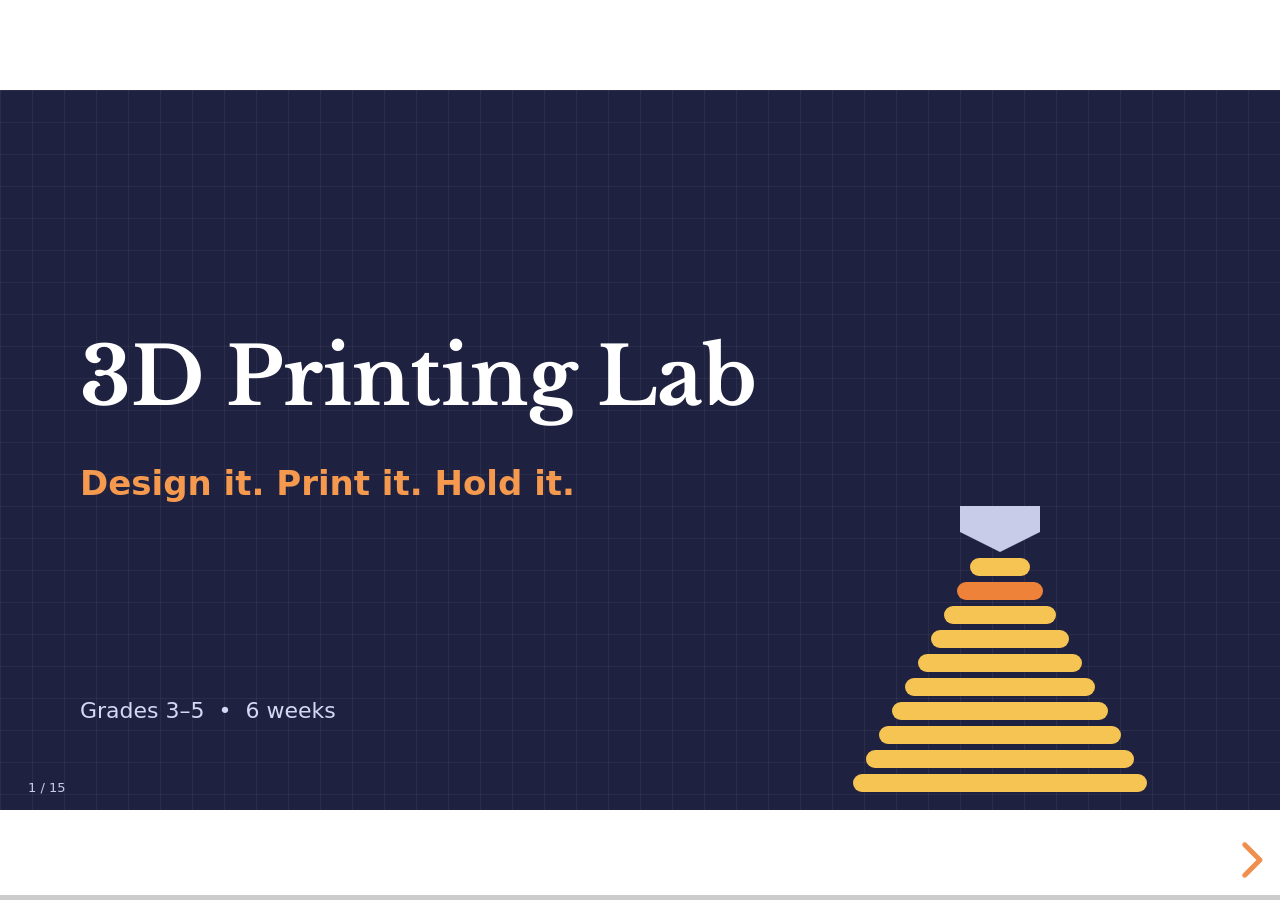
<file: week1.html>
<!doctype html>
<html lang="en">
<head>
<meta charset="utf-8">
<meta name="viewport" content="width=device-width,initial-scale=1">
<title>3D Printing Lab · Week 1: What Is 3D Printing?</title>
<meta name="description" content="Layers, planes, X Y Z, and measuring in millimeters">
<link rel="icon" href="data:image/svg+xml,%3Csvg xmlns='http://www.w3.org/2000/svg' viewBox='0 0 32 32'%3E%3Crect width='32' height='32' rx='7' fill='%231F2140'/%3E%3Crect x='7' y='9' width='18' height='4' rx='2' fill='%23F6C453'/%3E%3Crect x='5' y='15' width='22' height='4' rx='2' fill='%23EE8239'/%3E%3Crect x='3' y='21' width='26' height='4' rx='2' fill='%23F6C453'/%3E%3C/svg%3E">
<link rel="preconnect" href="https://fonts.googleapis.com"><link rel="preconnect" href="https://fonts.gstatic.com" crossorigin>
<link href="https://fonts.googleapis.com/css2?family=Libre+Baskerville:wght@700&display=swap" rel="stylesheet">
<link rel="stylesheet" href="assets/reveal/reset.css">
<link rel="stylesheet" href="assets/reveal/reveal.css">
<link rel="stylesheet" href="assets/deck.css">
</head>
<body>
<a id="allweeks" href="index.html">&larr; All weeks</a>
<div class="reveal"><div class="slides">
<section class="slide dark cover"><div class="abs " style="left:80px;top:244px"><h2 style="position:static;font-size:80px;margin:0">3D Printing Lab</h2></div><div class="abs " style="left:80px;top:376px"><span style="font-size:34px;color:#F5994F;font-weight:600">Design it. Print it. Hold it.</span></div><div class="abs " style="left:80px;top:608px"><span style="font-size:22px;color:#D5D8F2">Grades 3–5 &nbsp;•&nbsp; 6 weeks</span></div><div class="abs " style="left:850px;top:468px"><svg viewBox="0 0 300 240" width="300" height="240" style="overflow:visible;display:block"><rect x="120.0" y="0" width="60" height="18" rx="9.0" fill="#F6C453"/><rect x="107.0" y="24" width="86" height="18" rx="9.0" fill="#EE8239"/><rect x="94.0" y="48" width="112" height="18" rx="9.0" fill="#F6C453"/><rect x="81.0" y="72" width="138" height="18" rx="9.0" fill="#F6C453"/><rect x="68.0" y="96" width="164" height="18" rx="9.0" fill="#F6C453"/><rect x="55.0" y="120" width="190" height="18" rx="9.0" fill="#F6C453"/><rect x="42.0" y="144" width="216" height="18" rx="9.0" fill="#F6C453"/><rect x="29.0" y="168" width="242" height="18" rx="9.0" fill="#F6C453"/><rect x="16.0" y="192" width="268" height="18" rx="9.0" fill="#F6C453"/><rect x="3.0" y="216" width="294" height="18" rx="9.0" fill="#F6C453"/><polygon points="106,-52 186,-52 186,-26 146,-6 106,-26" fill="#C9CCE8" transform="translate(4,0)"/></svg></div><div class="pg">1 / 15</div><aside class="notes"><p><b>Items needed:</b></p><p>2 horizontal stand ups</p><p>6 inch rulers</p></aside></section>
<section class="slide "><h1 class="t">Our 6-Week Adventure</h1><div class="abs " style="left:40px;top:218px;width:1200px"><div style="border-top:5px dashed #C9CCE8;width:1000px;margin-left:100px"></div></div><div class="abs " style="left:40px;top:166px;width:1200px"><div class="row" style="justify-content:space-between"><div class="col" style="align-items:center;text-align:center;width:200px"><span class="num" style="--c:#406EDC;width:104px;height:104px;font-size:44px">1</span><div style="margin-top:20px;font-size:17px;font-weight:800;color:#406EDC">Week 1</div><div style="font-size:22px;font-weight:800;line-height:1.25;margin-top:6px;width:170px">What is 3D printing?</div></div><div class="col" style="align-items:center;text-align:center;width:200px"><span class="num" style="--c:#EE8239;width:104px;height:104px;font-size:44px">2</span><div style="margin-top:20px;font-size:17px;font-weight:800;color:#EE8239">Week 2</div><div style="font-size:22px;font-weight:800;line-height:1.25;margin-top:6px;width:170px">Name keychain</div></div><div class="col" style="align-items:center;text-align:center;width:200px"><span class="num" style="--c:#4F9B62;width:104px;height:104px;font-size:44px">3</span><div style="margin-top:20px;font-size:17px;font-weight:800;color:#4F9B62">Week 3</div><div style="font-size:22px;font-weight:800;line-height:1.25;margin-top:6px;width:170px">Keyboard clicker</div></div><div class="col" style="align-items:center;text-align:center;width:200px"><span class="num" style="--c:#765DCF;width:104px;height:104px;font-size:44px">4</span><div style="margin-top:20px;font-size:17px;font-weight:800;color:#765DCF">Week 4</div><div style="font-size:22px;font-weight:800;line-height:1.25;margin-top:6px;width:170px">Sockets and Joints</div></div><div class="col" style="align-items:center;text-align:center;width:200px"><span class="num" style="--c:#D4494C;width:104px;height:104px;font-size:44px">5</span><div style="margin-top:20px;font-size:17px;font-weight:800;color:#D4494C">Week 5</div><div style="font-size:22px;font-weight:800;line-height:1.25;margin-top:6px;width:170px">Assemble &amp; paint</div></div><div class="col" style="align-items:center;text-align:center;width:200px"><span class="num" style="--c:#F6C453;width:104px;height:104px;font-size:44px">6</span><div style="margin-top:20px;font-size:17px;font-weight:800;color:#C99A21">Week 6</div><div style="font-size:22px;font-weight:800;line-height:1.25;margin-top:6px;width:170px">Finish Free Design</div></div></div></div><div class="banner" style="top:520px;height:106px;font-size:26px"><span class="ic" style="--c:#F6C453;width:36px;height:36px;"><svg aria-hidden="true" fill="currentColor" stroke-width="0" viewBox="0 0 576 512" xmlns="http://www.w3.org/2000/svg"><path d="M259.3 17.8L194 150.2 47.9 171.5c-26.2 3.8-36.7 36.1-17.7 54.6l105.7 103-25 145.5c-4.5 26.3 23.2 46 46.4 33.7L288 439.6l130.7 68.7c23.2 12.2 50.9-7.4 46.4-33.7l-25-145.5 105.7-103c19-18.5 8.5-50.8-17.7-54.6L382 150.2 316.7 17.8c-11.7-23.6-45.6-23.9-57.4 0z"></path></svg></span><div><b>Every week:</b> finish early? Work on your Free Design Build!</div></div><div class="pg">2 / 15</div><aside class="notes"><p><b>Center overview map [~ 1 minute]</b></p><p>Here is our map. Each week has one project.</p><p>When you finish the day&#x27;s project, you can work on your own Free Design Build.</p><p>In week 5 we paint the project from week 4.</p><p>In week 6 we finish the Free Design. Free Designs get printed and delivered after our session ends.</p></aside></section>
<section class="slide "><h1 class="t">Our Lab Rules</h1><div class="abs " style="left:56px;right:56px;top:140px"><div style="display:grid;grid-template-columns:repeat(4,1fr);gap:22px 22px"><div class="card tile" style="height:236px;padding:20px 22px"><span class="ic" style="--c:#D4494C;width:64px;height:64px;"><svg aria-hidden="true" fill="currentColor" stroke-width="0" viewBox="0 0 448 512" xmlns="http://www.w3.org/2000/svg"><path d="M408.781 128.007C386.356 127.578 368 146.36 368 168.79V256h-8V79.79c0-22.43-18.356-41.212-40.781-40.783C297.488 39.423 280 57.169 280 79v177h-8V40.79C272 18.36 253.644-.422 231.219.007 209.488.423 192 18.169 192 40v216h-8V80.79c0-22.43-18.356-41.212-40.781-40.783C121.488 40.423 104 58.169 104 80v235.992l-31.648-43.519c-12.993-17.866-38.009-21.817-55.877-8.823-17.865 12.994-21.815 38.01-8.822 55.877l125.601 172.705A48 48 0 0 0 172.073 512h197.59c22.274 0 41.622-15.324 46.724-37.006l26.508-112.66a192.011 192.011 0 0 0 5.104-43.975V168c.001-21.831-17.487-39.577-39.218-39.993z"></path></svg></span><h3 style="margin-top:18px;font-size:22px">Hands off printers</h3><p style="font-size:18px">Moving parts can pinch!</p></div><div class="card tile" style="height:236px;padding:20px 22px"><span class="ic" style="--c:#765DCF;width:64px;height:64px;"><svg aria-hidden="true" fill="currentColor" stroke-width="0" viewBox="0 0 512 512" xmlns="http://www.w3.org/2000/svg"><path d="M462.3 62.6C407.5 15.9 326 24.3 275.7 76.2L256 96.5l-19.7-20.3C186.1 24.3 104.5 15.9 49.7 62.6c-62.8 53.6-66.1 149.8-9.9 207.9l193.5 199.8c12.5 12.9 32.8 12.9 45.3 0l193.5-199.8c56.3-58.1 53-154.3-9.8-207.9z"></path></svg></span><h3 style="margin-top:18px;font-size:22px">Kind words and suggestions</h3><p style="font-size:18px">Share ideas kindly. No put-downs.</p></div><div class="card tile" style="height:236px;padding:20px 22px"><span class="ic" style="--c:#406EDC;width:64px;height:64px;"><svg aria-hidden="true" fill="currentColor" stroke-width="0" viewBox="0 0 512 512" xmlns="http://www.w3.org/2000/svg"><path d="M256 32C114.6 32 0 125.1 0 240c0 49.6 21.4 95 57 130.7C44.5 421.1 2.7 466 2.2 466.5c-2.2 2.3-2.8 5.7-1.5 8.7S4.8 480 8 480c66.3 0 116-31.8 140.6-51.4 32.7 12.3 69 19.4 107.4 19.4 141.4 0 256-93.1 256-208S397.4 32 256 32zM128 272c-17.7 0-32-14.3-32-32s14.3-32 32-32 32 14.3 32 32-14.3 32-32 32zm128 0c-17.7 0-32-14.3-32-32s14.3-32 32-32 32 14.3 32 32-14.3 32-32 32zm128 0c-17.7 0-32-14.3-32-32s14.3-32 32-32 32 14.3 32 32-14.3 32-32 32z"></path></svg></span><h3 style="margin-top:18px;font-size:22px">One voice at a time</h3><p style="font-size:18px">Listen when someone is talking.</p></div><div class="card tile" style="height:236px;padding:20px 22px"><span class="ic" style="--c:#4F9B62;width:64px;height:64px;"><svg aria-hidden="true" fill="currentColor" stroke-width="0" viewBox="0 0 384 512" xmlns="http://www.w3.org/2000/svg"><path d="M202.021 0C122.202 0 70.503 32.703 29.914 91.026c-7.363 10.58-5.093 25.086 5.178 32.874l43.138 32.709c10.373 7.865 25.132 6.026 33.253-4.148 25.049-31.381 43.63-49.449 82.757-49.449 30.764 0 68.816 19.799 68.816 49.631 0 22.552-18.617 34.134-48.993 51.164-35.423 19.86-82.299 44.576-82.299 106.405V320c0 13.255 10.745 24 24 24h72.471c13.255 0 24-10.745 24-24v-5.773c0-42.86 125.268-44.645 125.268-160.627C377.504 66.256 286.902 0 202.021 0zM192 373.459c-38.196 0-69.271 31.075-69.271 69.271 0 38.195 31.075 69.27 69.271 69.27s69.271-31.075 69.271-69.271-31.075-69.27-69.271-69.27z"></path></svg></span><h3 style="margin-top:18px;font-size:22px">Questions at the end</h3><p style="font-size:18px">Save them for after the lesson.</p></div><div class="card tile" style="height:236px;padding:20px 22px"><span class="ic" style="--c:#EE8239;width:64px;height:64px;"><svg aria-hidden="true" fill="currentColor" stroke-width="0" viewBox="0 0 448 512" xmlns="http://www.w3.org/2000/svg"><path d="M432 304c0 114.9-93.1 208-208 208S16 418.9 16 304c0-104 76.3-190.2 176-205.5V64h-28c-6.6 0-12-5.4-12-12V12c0-6.6 5.4-12 12-12h120c6.6 0 12 5.4 12 12v40c0 6.6-5.4 12-12 12h-28v34.5c37.5 5.8 71.7 21.6 99.7 44.6l27.5-27.5c4.7-4.7 12.3-4.7 17 0l28.3 28.3c4.7 4.7 4.7 12.3 0 17l-29.4 29.4-.6.6C419.7 223.3 432 262.2 432 304zm-176 36V188.5c0-6.6-5.4-12-12-12h-40c-6.6 0-12 5.4-12 12V340c0 6.6 5.4 12 12 12h40c6.6 0 12-5.4 12-12z"></path></svg></span><h3 style="margin-top:18px;font-size:22px">Focus = build time</h3><p style="font-size:18px">Less focus means less time to build.</p></div><div class="card tile" style="height:236px;padding:20px 22px"><span class="ic" style="--c:#8E93C4;width:64px;height:64px;"><svg aria-hidden="true" fill="currentColor" stroke-width="0" viewBox="0 0 576 512" xmlns="http://www.w3.org/2000/svg"><path d="M512 320s-64 92.65-64 128c0 35.35 28.66 64 64 64s64-28.65 64-64-64-128-64-128zm-9.37-102.94L294.94 9.37C288.69 3.12 280.5 0 272.31 0s-16.38 3.12-22.62 9.37l-81.58 81.58L81.93 4.76c-6.25-6.25-16.38-6.25-22.62 0L36.69 27.38c-6.24 6.25-6.24 16.38 0 22.62l86.19 86.18-94.76 94.76c-37.49 37.48-37.49 98.26 0 135.75l117.19 117.19c18.74 18.74 43.31 28.12 67.87 28.12 24.57 0 49.13-9.37 67.87-28.12l221.57-221.57c12.5-12.5 12.5-32.75.01-45.25zm-116.22 70.97H65.93c1.36-3.84 3.57-7.98 7.43-11.83l13.15-13.15 81.61-81.61 58.6 58.6c12.49 12.49 32.75 12.49 45.24 0s12.49-32.75 0-45.24l-58.6-58.6 58.95-58.95 162.44 162.44-48.34 48.34z"></path></svg></span><h3 style="margin-top:18px;font-size:22px">We print in white</h3><p style="font-size:18px">You can paint your print in Week 5!</p></div><div class="card tile" style="height:236px;padding:20px 22px"><span class="ic" style="--c:#2B2D6E;width:64px;height:64px;"><svg aria-hidden="true" fill="currentColor" stroke-width="0" viewBox="0 0 640 512" xmlns="http://www.w3.org/2000/svg"><path d="M624 448h-80V113.45C544 86.19 522.47 64 496 64H384v64h96v384h144c8.84 0 16-7.16 16-16v-32c0-8.84-7.16-16-16-16zM312.24 1.01l-192 49.74C105.99 54.44 96 67.7 96 82.92V448H16c-8.84 0-16 7.16-16 16v32c0 8.84 7.16 16 16 16h336V33.18c0-21.58-19.56-37.41-39.76-32.17zM264 288c-13.25 0-24-14.33-24-32s10.75-32 24-32 24 14.33 24 32-10.75 32-24 32z"></path></svg></span><h3 style="margin-top:18px;font-size:22px">Stay on task</h3><p style="font-size:18px">Off task means back to your classroom.</p></div><div class="card tile" style="height:236px;padding:20px 22px"><span class="ic" style="--c:#F6C453;width:64px;height:64px;"><svg aria-hidden="true" fill="currentColor" stroke-width="0" viewBox="0 0 448 512" xmlns="http://www.w3.org/2000/svg"><path d="M400 224h-24v-72C376 68.2 307.8 0 224 0S72 68.2 72 152v72H48c-26.5 0-48 21.5-48 48v192c0 26.5 21.5 48 48 48h352c26.5 0 48-21.5 48-48V272c0-26.5-21.5-48-48-48zm-104 0H152v-72c0-39.7 32.3-72 72-72s72 32.3 72 72v72z"></path></svg></span><h3 style="margin-top:18px;font-size:22px">Locked stays locked</h3><p style="font-size:18px">Do not click a padlock to unlock it.</p></div></div></div><div class="pg">3 / 15</div><aside class="notes"><p><b>Our Lab Rules [~ 3 min] Review this slide each week prior to the lesson content</b></p><p>Safety: hands off printers. The printer has a hot nozzle and moving parts that can pinch. The printer will keep moving, even if something is in its path.</p><p>Kind words and suggestions: everyone&#x27;s design is their own artistic vision. Helpful ideas are welcome (&#x27;Have you tried...?&#x27;, &#x27;I like how...&#x27;), but we do not put down others designs.</p><p>Questions at the end: many of your questions will be answered in the lesson material. We answer any questions you still have at the end, this allows us to have more build time.</p><p>White filament: every print comes out white. Painting can be done at home or in week 6.</p><p>Stay on task: if you are off task you may be asked to go back to your classroom.</p><p>Locked items stay locked: some parts are locked on purpose so they stay the right size. Do not click the padlock to unlock them. If something will not move, it is supposed to stay put.</p></aside></section>
<section class="slide dark cover divider"><div class="kick abs">WEEK 1</div><h2>What Is 3D Printing?</h2><p class="s">Layers, planes, X Y Z, and measuring in millimeters</p><div class="pg">4 / 15</div><aside class="notes"><p><b>Week 1 Summary [~45 minutes]</b></p><p>Rules + map: 5 min</p><p>Lesson (slides 5-11): 12 min</p><p>Question time: 5 min</p><p>Quick check: 3 min</p><p>Measure It! activity: about 12–15 min</p><p>Fast finishers + clean up: start a Free Design in Tinkercad (slide 15)</p></aside></section>
<section class="slide "><h1 class="t">A Printer Builds in Layers</h1><div class="abs " style="left:56px;top:140px;width:520px"><p style="margin:0 0 22px;font-size:28px;font-weight:800;line-height:1.3">A 3D printer makes a real object you can hold.</p><p style="margin:0 0 24px;font-size:24px;line-height:1.4">It builds one thin layer at a time, from the bottom up.</p><p style="margin:0;font-size:24px;line-height:1.4;color:#4A4E73">Like stacking pancakes: lots of thin layers make a tall stack.</p></div><div class="abs " style="left:704px;top:130px"><div class="tint card" style="width:520px;height:490px;position:relative;box-shadow:0 3px 14px rgba(31,33,64,.12)"><div style="text-align:center;font-weight:800;font-size:20px;padding-top:22px">Each layer is about 0.2 mm thin!</div><div style="position:absolute;left:100px;top:90px"><svg viewBox="0 0 300 270" width="300" height="270" style="overflow:visible"><rect x="130.0" y="0" width="40" height="22" rx="11.0" fill="#F4A869"/><rect x="120.0" y="27" width="60" height="22" rx="11.0" fill="#F3A15F"/><rect x="110.0" y="54" width="80" height="22" rx="11.0" fill="#F29A56"/><rect x="100.0" y="81" width="100" height="22" rx="11.0" fill="#F1934E"/><rect x="90.0" y="108" width="120" height="22" rx="11.0" fill="#F08C45"/><rect x="80.0" y="135" width="140" height="22" rx="11.0" fill="#EF863E"/><rect x="70.0" y="162" width="160" height="22" rx="11.0" fill="#EE8239"/><rect x="60.0" y="189" width="180" height="22" rx="11.0" fill="#EE8239"/><rect x="50.0" y="216" width="200" height="22" rx="11.0" fill="#ED7F36"/><rect x="40.0" y="243" width="220" height="22" rx="11.0" fill="#ED7B32"/></svg></div><div style="position:absolute;left:420px;top:402px;font-size:16px;font-weight:700">← layer 1</div></div></div><div class="pg">5 / 15</div><aside class="notes"><p><b>A Printer Builds in Layers [~2 min]</b></p><p>Sample piece</p><p>Hold up a finished 3D print if you have one. Pass it around if time allows.</p><p>Recommendation to use samples that are solid to promote focus and observation</p><p>Ask:</p><p>How do you think a 3D printer works? Call on a few students for their answers</p><p>A 3D printer builds one super-thin layer at a time, from the bottom up, like stacking pancakes.</p><p>A layer is about 0.2 mm — about as thin as two sheets of paper. That is why prints take a long time!</p></aside></section>
<section class="slide "><h1 class="t">From Screen to Printer</h1><div class="cards3" style="top:160px"><div class="card tile c" style="height:420px;padding:36px 22px"><div style="margin-bottom:6px"></div><span class="ic" style="--c:#406EDC;width:156px;height:156px;"><svg aria-hidden="true" fill="currentColor" stroke-width="0" viewBox="0 0 640 512" xmlns="http://www.w3.org/2000/svg"><path d="M624 416H381.54c-.74 19.81-14.71 32-32.74 32H288c-18.69 0-33.02-17.47-32.77-32H16c-8.8 0-16 7.2-16 16v16c0 35.2 28.8 64 64 64h512c35.2 0 64-28.8 64-64v-16c0-8.8-7.2-16-16-16zM576 48c0-26.4-21.6-48-48-48H112C85.6 0 64 21.6 64 48v336h512V48zm-64 272H128V64h384v256z"></path></svg></span><h3 style="font:700 36px var(--serif);margin:28px 0 14px">1. Design</h3><p style="font-size:21px;line-height:1.4">We build it on the computer in Tinkercad.</p></div><div class="arrow"><svg viewBox="0 0 36 36" fill="currentColor"><path d="M4 11h14V5l14 13-14 13v-6H4z"/></svg></div><div class="card tile c" style="height:420px;padding:36px 22px"><div style="margin-bottom:6px"></div><span class="ic" style="--c:#765DCF;width:156px;height:156px;"><svg aria-hidden="true" fill="currentColor" stroke-width="0" viewBox="0 0 512 512" xmlns="http://www.w3.org/2000/svg"><path d="M12.41 148.02l232.94 105.67c6.8 3.09 14.49 3.09 21.29 0l232.94-105.67c16.55-7.51 16.55-32.52 0-40.03L266.65 2.31a25.607 25.607 0 0 0-21.29 0L12.41 107.98c-16.55 7.51-16.55 32.53 0 40.04zm487.18 88.28l-58.09-26.33-161.64 73.27c-7.56 3.43-15.59 5.17-23.86 5.17s-16.29-1.74-23.86-5.17L70.51 209.97l-58.1 26.33c-16.55 7.5-16.55 32.5 0 40l232.94 105.59c6.8 3.08 14.49 3.08 21.29 0L499.59 276.3c16.55-7.5 16.55-32.5 0-40zm0 127.8l-57.87-26.23-161.86 73.37c-7.56 3.43-15.59 5.17-23.86 5.17s-16.29-1.74-23.86-5.17L70.29 337.87 12.41 364.1c-16.55 7.5-16.55 32.5 0 40l232.94 105.59c6.8 3.08 14.49 3.08 21.29 0L499.59 404.1c16.55-7.5 16.55-32.5 0-40z"></path></svg></span><h3 style="font:700 36px var(--serif);margin:28px 0 14px">2. Slice</h3><p style="font-size:21px;line-height:1.4">A program cuts it into thin layers and writes directions.</p></div><div class="arrow"><svg viewBox="0 0 36 36" fill="currentColor"><path d="M4 11h14V5l14 13-14 13v-6H4z"/></svg></div><div class="card tile c" style="height:420px;padding:36px 22px"><div style="margin-bottom:6px"></div><span class="ic" style="--c:#EE8239;width:156px;height:156px;"><svg aria-hidden="true" fill="currentColor" stroke-width="0" viewBox="0 0 512 512" xmlns="http://www.w3.org/2000/svg"><path d="M448 192V77.25c0-8.49-3.37-16.62-9.37-22.63L393.37 9.37c-6-6-14.14-9.37-22.63-9.37H96C78.33 0 64 14.33 64 32v160c-35.35 0-64 28.65-64 64v112c0 8.84 7.16 16 16 16h48v96c0 17.67 14.33 32 32 32h320c17.67 0 32-14.33 32-32v-96h48c8.84 0 16-7.16 16-16V256c0-35.35-28.65-64-64-64zm-64 256H128v-96h256v96zm0-224H128V64h192v48c0 8.84 7.16 16 16 16h48v96zm48 72c-13.25 0-24-10.75-24-24 0-13.26 10.75-24 24-24s24 10.74 24 24c0 13.25-10.75 24-24 24z"></path></svg></span><h3 style="font:700 36px var(--serif);margin:28px 0 14px">3. Print</h3><p style="font-size:21px;line-height:1.4">The printer follows the directions, layer by layer.</p></div></div><div class="pg">6 / 15</div><aside class="notes"><p><b>From Screen to Printer [~1-2 min]</b></p><p>Three steps</p><p>1. DESIGN: You build your idea on the computer in Tinkercad.</p><p>2. SLICE: A special program called a slicer cuts the design into hundreds of thin layers and writes step-by-step directions for the printer like where to move and when to squeeze out plastic.</p><p>3. PRINT: The printer follows those directions, one layer at a time.</p></aside></section>
<section class="slide "><h1 class="t">How the Printer Builds It</h1><div class="abs " style="left:56px;top:140px"><div class="card tint" style="width:560px;height:500px;display:grid;place-items:center"><svg viewBox="0 0 520 480" width="520" height="480" font-family="Avenir Next,Segoe UI,Arial,sans-serif"><circle cx="86" cy="76" r="48" fill="#E3E5F1" stroke="#B9BDD8" stroke-width="4"/><circle cx="86" cy="76" r="22" fill="#fff"/><path d="M134 76 H250 V132" fill="none" stroke="#9AA0C4" stroke-width="5"/><rect x="190" y="130" width="86" height="76" rx="8" fill="#2B2D6E"/><polygon points="212,206 254,206 233,240" fill="#D4494C"/><line x1="233" y1="250" x2="233" y2="300" stroke="#D4494C" stroke-width="3" stroke-dasharray="5 5"/><polygon points="225,296 241,296 233,310" fill="#D4494C"/><text x="296" y="170" font-size="19" font-weight="800" fill="#D4494C">HOT!</text><text x="56" y="152" font-size="14" font-weight="700" fill="#1F2140">filament</text><text x="84" y="206" font-size="14" font-weight="700" fill="#1F2140">extruder</text><rect x="110" y="318" width="244" height="12" rx="2" fill="#F6C453" stroke="#E9B542" stroke-width="1"/><rect x="110" y="332" width="244" height="12" rx="2" fill="#F6C453" stroke="#E9B542" stroke-width="1"/><rect x="110" y="346" width="244" height="12" rx="2" fill="#F6C453" stroke="#E9B542" stroke-width="1"/><rect x="110" y="360" width="244" height="12" rx="2" fill="#F6C453" stroke="#E9B542" stroke-width="1"/><rect x="56" y="378" width="400" height="16" rx="3" fill="#8E93C4"/><text x="256" y="420" text-anchor="middle" font-size="14" font-weight="700" fill="#1F2140">build plate</text></svg></div></div><div class="abs " style="left:660px;top:140px;width:560px"><div class="col" style="gap:20px"><div class="step" style="align-items:center"><span class="num" style="--c:#EE8239;width:40px;height:40px;font-size:20px">1</span><span style="font-size:21px;line-height:1.3">Plastic string called filament feeds in.</span></div><div class="step" style="align-items:center"><span class="num" style="--c:#EE8239;width:40px;height:40px;font-size:20px">2</span><span style="font-size:21px;line-height:1.3">The nozzle heats it until it melts, like a hot glue gun.</span></div><div class="step" style="align-items:center"><span class="num" style="--c:#EE8239;width:40px;height:40px;font-size:20px">3</span><span style="font-size:21px;line-height:1.3">The nozzle draws the first layer on the build plate.</span></div><div class="step" style="align-items:center"><span class="num" style="--c:#EE8239;width:40px;height:40px;font-size:20px">4</span><span style="font-size:21px;line-height:1.3">It moves up and draws the next layer on top.</span></div><div class="step" style="align-items:center"><span class="num" style="--c:#EE8239;width:40px;height:40px;font-size:20px">5</span><span style="font-size:21px;line-height:1.3">Repeat until it's done!</span></div></div></div><div class="abs " style="left:660px;top:560px;width:560px"><div class="row" style="align-items:center;gap:16px;background:#FDE7E6;border-radius:14px;padding:0 24px;height:80px;font-size:21px;font-weight:800;color:#D4494C"><span class="ic" style="--c:transparent;width:44px;height:44px;color:#D4494C"><svg aria-hidden="true" fill="currentColor" stroke-width="0" viewBox="0 0 448 512" xmlns="http://www.w3.org/2000/svg"><path d="M408.781 128.007C386.356 127.578 368 146.36 368 168.79V256h-8V79.79c0-22.43-18.356-41.212-40.781-40.783C297.488 39.423 280 57.169 280 79v177h-8V40.79C272 18.36 253.644-.422 231.219.007 209.488.423 192 18.169 192 40v216h-8V80.79c0-22.43-18.356-41.212-40.781-40.783C121.488 40.423 104 58.169 104 80v235.992l-31.648-43.519c-12.993-17.866-38.009-21.817-55.877-8.823-17.865 12.994-21.815 38.01-8.822 55.877l125.601 172.705A48 48 0 0 0 172.073 512h197.59c22.274 0 41.622-15.324 46.724-37.006l26.508-112.66a192.011 192.011 0 0 0 5.104-43.975V168c.001-21.831-17.487-39.577-39.218-39.993z"></path></svg></span>Hot and moving: look, don't touch!</div></div><div class="pg">7 / 15</div><aside class="notes"><p><b>How the Printer Builds It [~2 min]</b></p><p>Point to each part of the drawing as you go.</p><p>Filament is a long string of plastic on a spool. Ours is always white.</p><p>The nozzle gets very hot  (hotter than an oven) and melts the plastic, just like a hot glue gun.</p><p>It draws the first layer flat on the build plate, then moves up a tiny bit and draws the next layer on top over and over.</p><p>Tie back to Rule 1: the nozzle is hot and the parts move fast, which is why we never reach into a printer. Note that even if it looks done printing, it may not be and the piece will still be hot.</p></aside></section>
<section class="slide "><h1 class="t">A Plane Is a Flat Surface</h1><div class="abs " style="left:56px;top:150px;width:520px"><p style="margin:0 0 30px;font-size:26px;font-weight:800;line-height:1.35">A plane is flat, like a tabletop or a sheet of paper.</p><p style="margin:0 0 30px;font-size:24px;line-height:1.4">On the printer, the plane is the build plate.</p><p style="margin:0 0 30px;font-size:24px;line-height:1.4">In Tinkercad, the plane is the blue grid called the Workplane.</p><p style="margin:0;font-size:24px;font-weight:800;color:#EE8239">Everything we build starts on the plane.</p></div><div class="abs " style="left:620px;top:140px"><svg viewBox="0 0 600 460" width="600" height="460"><polygon points="300.0,250.0 596.2,421.0 300.0,592.0 3.8,421.0" fill="#CFDDFB" stroke="#6A8BE0" stroke-width="3" opacity="1"/><line x1="300.0" y1="250.0" x2="3.8" y2="421.0" stroke="#7A98E6" stroke-width="1.5"/><line x1="300.0" y1="250.0" x2="596.2" y2="421.0" stroke="#7A98E6" stroke-width="1.5"/><line x1="332.9" y1="269.0" x2="36.7" y2="440.0" stroke="#7A98E6" stroke-width="1.5"/><line x1="267.1" y1="269.0" x2="563.3" y2="440.0" stroke="#7A98E6" stroke-width="1.5"/><line x1="365.8" y1="288.0" x2="69.6" y2="459.0" stroke="#7A98E6" stroke-width="1.5"/><line x1="234.2" y1="288.0" x2="530.4" y2="459.0" stroke="#7A98E6" stroke-width="1.5"/><line x1="398.7" y1="307.0" x2="102.5" y2="478.0" stroke="#7A98E6" stroke-width="1.5"/><line x1="201.3" y1="307.0" x2="497.5" y2="478.0" stroke="#7A98E6" stroke-width="1.5"/><line x1="431.6" y1="326.0" x2="135.5" y2="497.0" stroke="#7A98E6" stroke-width="1.5"/><line x1="168.4" y1="326.0" x2="464.5" y2="497.0" stroke="#7A98E6" stroke-width="1.5"/><line x1="464.5" y1="345.0" x2="168.4" y2="516.0" stroke="#7A98E6" stroke-width="1.5"/><line x1="135.5" y1="345.0" x2="431.6" y2="516.0" stroke="#7A98E6" stroke-width="1.5"/><line x1="497.5" y1="364.0" x2="201.3" y2="535.0" stroke="#7A98E6" stroke-width="1.5"/><line x1="102.5" y1="364.0" x2="398.7" y2="535.0" stroke="#7A98E6" stroke-width="1.5"/><line x1="530.4" y1="383.0" x2="234.2" y2="554.0" stroke="#7A98E6" stroke-width="1.5"/><line x1="69.6" y1="383.0" x2="365.8" y2="554.0" stroke="#7A98E6" stroke-width="1.5"/><line x1="563.3" y1="402.0" x2="267.1" y2="573.0" stroke="#7A98E6" stroke-width="1.5"/><line x1="36.7" y1="402.0" x2="332.9" y2="573.0" stroke="#7A98E6" stroke-width="1.5"/><line x1="596.2" y1="421.0" x2="300.0" y2="592.0" stroke="#7A98E6" stroke-width="1.5"/><line x1="3.8" y1="421.0" x2="300.0" y2="592.0" stroke="#7A98E6" stroke-width="1.5"/><polygon points="214.4,421.0 300.0,470.4 300.0,371.6 214.4,322.2" fill="#F08A3E" stroke="none" stroke-width="2" opacity="1"/><polygon points="385.6,421.0 300.0,470.4 300.0,371.6 385.6,322.2" fill="#E8772A" stroke="none" stroke-width="2" opacity="1"/><polygon points="300.0,272.8 385.6,322.2 300.0,371.6 214.4,322.2" fill="#FFC590" stroke="none" stroke-width="2" opacity="1"/></svg></div><div class="pg">8 / 15</div><aside class="notes"><p><b>A Plane is a Flat Surface [~1-2 min]</b></p><p>Put your hand flat on the table</p><p>This is a plane! A plane is any flat surface like a tabletop, a sheet of paper, the floor.</p><p>On the printer, the flat build plate is the plane.</p><p>In Tinkercad, it is the blue grid called the Workplane. Every design sits on the plane, just like this orange block.</p></aside></section>
<section class="slide "><h1 class="t">X, Y and Z Tell Us Direction</h1><div class="abs " style="left:56px;top:140px"><div class="card tint" style="width:580px;height:500px;display:grid;place-items:center"><svg viewBox="0 0 600 440" width="600" height="440"><polygon points="178.1,355.4 300.0,425.8 300.0,285.0 178.1,214.6" fill="#D9DCEB" stroke="#C3C7DF" stroke-width="2" opacity="1"/><polygon points="421.9,355.4 300.0,425.8 300.0,285.0 421.9,214.6" fill="#E6E8F4" stroke="#C3C7DF" stroke-width="2" opacity="1"/><polygon points="300.0,144.2 421.9,214.6 300.0,285.0 178.1,214.6" fill="#F4F5FB" stroke="#C3C7DF" stroke-width="2" opacity="1"/><line x1="300.0" y1="285.0" x2="300.0" y2="99.4" stroke="#406EDC" stroke-width="5" stroke-linecap="round"/><line x1="300.0" y1="285.0" x2="460.7" y2="377.8" stroke="#D4494C" stroke-width="5" stroke-linecap="round"/><line x1="300.0" y1="285.0" x2="139.3" y2="377.8" stroke="#4F9B62" stroke-width="5" stroke-linecap="round"/><text x="316" y="103" font-family="Avenir Next,Segoe UI,Arial,sans-serif" font-weight="800" font-size="26" fill="#406EDC">Z</text><text x="473" y="386" font-family="Avenir Next,Segoe UI,Arial,sans-serif" font-weight="800" font-size="26" fill="#D4494C">X</text><text x="105" y="386" font-family="Avenir Next,Segoe UI,Arial,sans-serif" font-weight="800" font-size="26" fill="#4F9B62">Y</text></svg></div></div><div class="abs " style="left:672px;top:140px;width:552px"><div class="col" style="gap:22px"><div class="card hrow" style="height:152px;padding:0 26px;gap:22px"><span class="num" style="--c:#D4494C;width:84px;height:84px;font:800 42px var(--sans)">X</span><div><h3 style="font-size:30px">Side to side</h3><p style="font-size:21px">Stretch your arms out wide.</p></div></div><div class="card hrow" style="height:152px;padding:0 26px;gap:22px"><span class="num" style="--c:#4F9B62;width:84px;height:84px;font:800 42px var(--sans)">Y</span><div><h3 style="font-size:30px">Front to back</h3><p style="font-size:21px">Push your hands forward.</p></div></div><div class="card hrow" style="height:152px;padding:0 26px;gap:22px"><span class="num" style="--c:#406EDC;width:84px;height:84px;font:800 42px var(--sans)">Z</span><div><h3 style="font-size:30px">Up and down</h3><p style="font-size:21px">Reach up to the sky!</p></div></div></div></div><div class="pg">9 / 15</div><aside class="notes"><p><b>X, Y and Z Tell Us Direction [~2 min]</b></p><p>The printer moves in all three directions. X and Y draw each flat layer on the plane. Z is the printer moving up to start the next layer.</p><p>Demonstration and participation</p><p>X goes side to side — stretch arms out wide.</p><p>Y goes front to back — push your hands forward.</p><p>Z goes up and down — reach up to the sky.</p><p>Call them out in random order a few times: &#x27;Z!&#x27; &#x27;X!&#x27; &#x27;Y!’.</p></aside></section>
<section class="slide "><h1 class="t">We Measure in Millimeters</h1><div class="abs " style="left:56px;top:150px"><div style="background:var(--navy);color:#fff;border-radius:18px;width:350px;height:280px;padding:26px;box-shadow:0 3px 14px rgba(31,33,64,.2)"><div style="font:700 84px/1 var(--serif);color:#fff;margin:36px 0 36px"><span style="color:var(--yellow)">1</span> mm</div><div style="font-size:18px;font-weight:700;margin-top:24px">about as thick as a dime</div></div></div><div class="abs " style="left:430px;top:150px"><div class="card" style="width:350px;height:230px;padding:26px 20px;text-align:center"><div style="font:700 80px/1 var(--serif);color:#EE8239;margin-top:36px">10 mm</div><div style="font-size:18px;color:#4A4E73;margin-top:30px">= 1 centimeter (cm)</div></div></div><div class="abs " style="left:820px;top:166px;width:400px"><h3 style="margin:0 0 10px;font-size:22px">Why mm?</h3><p style="margin:0;font-size:20px;line-height:1.45;color:#4A4E73">3D printers are super exact, so they use tiny units. Tinkercad measures in mm too!</p></div><div class="abs " style="left:56px;top:480px"><svg style="display:block;overflow:visible" viewBox="0 0 1168 130" width="1168" height="130"><rect x="0" y="0" width="1168" height="130" rx="6" fill="#FBE9A8" stroke="#E0C45C" stroke-width="2"/><line x1="40.0" y1="0" x2="40.0" y2="65.0" stroke="#1F2140" stroke-width="2"/><text x="40.0" y="101.4" text-anchor="middle" font-size="15" font-weight="700" fill="#1F2140" font-family="Avenir Next,Segoe UI,Arial,sans-serif">0</text><line x1="53.5" y1="0" x2="53.5" y2="26.0" stroke="#1F2140" stroke-width="1.2"/><line x1="67.0" y1="0" x2="67.0" y2="26.0" stroke="#1F2140" stroke-width="1.2"/><line x1="80.5" y1="0" x2="80.5" y2="26.0" stroke="#1F2140" stroke-width="1.2"/><line x1="94.0" y1="0" x2="94.0" y2="26.0" stroke="#1F2140" stroke-width="1.2"/><line x1="107.5" y1="0" x2="107.5" y2="44.2" stroke="#1F2140" stroke-width="1.2"/><line x1="121.0" y1="0" x2="121.0" y2="26.0" stroke="#1F2140" stroke-width="1.2"/><line x1="134.5" y1="0" x2="134.5" y2="26.0" stroke="#1F2140" stroke-width="1.2"/><line x1="148.0" y1="0" x2="148.0" y2="26.0" stroke="#1F2140" stroke-width="1.2"/><line x1="161.5" y1="0" x2="161.5" y2="26.0" stroke="#1F2140" stroke-width="1.2"/><line x1="175.0" y1="0" x2="175.0" y2="65.0" stroke="#1F2140" stroke-width="2"/><text x="175.0" y="101.4" text-anchor="middle" font-size="15" font-weight="700" fill="#1F2140" font-family="Avenir Next,Segoe UI,Arial,sans-serif">1</text><line x1="188.5" y1="0" x2="188.5" y2="26.0" stroke="#1F2140" stroke-width="1.2"/><line x1="202.0" y1="0" x2="202.0" y2="26.0" stroke="#1F2140" stroke-width="1.2"/><line x1="215.5" y1="0" x2="215.5" y2="26.0" stroke="#1F2140" stroke-width="1.2"/><line x1="229.0" y1="0" x2="229.0" y2="26.0" stroke="#1F2140" stroke-width="1.2"/><line x1="242.5" y1="0" x2="242.5" y2="44.2" stroke="#1F2140" stroke-width="1.2"/><line x1="256.0" y1="0" x2="256.0" y2="26.0" stroke="#1F2140" stroke-width="1.2"/><line x1="269.5" y1="0" x2="269.5" y2="26.0" stroke="#1F2140" stroke-width="1.2"/><line x1="283.0" y1="0" x2="283.0" y2="26.0" stroke="#1F2140" stroke-width="1.2"/><line x1="296.5" y1="0" x2="296.5" y2="26.0" stroke="#1F2140" stroke-width="1.2"/><line x1="310.0" y1="0" x2="310.0" y2="65.0" stroke="#1F2140" stroke-width="2"/><text x="310.0" y="101.4" text-anchor="middle" font-size="15" font-weight="700" fill="#1F2140" font-family="Avenir Next,Segoe UI,Arial,sans-serif">2</text><line x1="323.5" y1="0" x2="323.5" y2="26.0" stroke="#1F2140" stroke-width="1.2"/><line x1="337.0" y1="0" x2="337.0" y2="26.0" stroke="#1F2140" stroke-width="1.2"/><line x1="350.5" y1="0" x2="350.5" y2="26.0" stroke="#1F2140" stroke-width="1.2"/><line x1="364.0" y1="0" x2="364.0" y2="26.0" stroke="#1F2140" stroke-width="1.2"/><line x1="377.5" y1="0" x2="377.5" y2="44.2" stroke="#1F2140" stroke-width="1.2"/><line x1="391.0" y1="0" x2="391.0" y2="26.0" stroke="#1F2140" stroke-width="1.2"/><line x1="404.5" y1="0" x2="404.5" y2="26.0" stroke="#1F2140" stroke-width="1.2"/><line x1="418.0" y1="0" x2="418.0" y2="26.0" stroke="#1F2140" stroke-width="1.2"/><line x1="431.5" y1="0" x2="431.5" y2="26.0" stroke="#1F2140" stroke-width="1.2"/><line x1="445.0" y1="0" x2="445.0" y2="65.0" stroke="#1F2140" stroke-width="2"/><text x="445.0" y="101.4" text-anchor="middle" font-size="15" font-weight="700" fill="#1F2140" font-family="Avenir Next,Segoe UI,Arial,sans-serif">3</text><line x1="458.5" y1="0" x2="458.5" y2="26.0" stroke="#1F2140" stroke-width="1.2"/><line x1="472.0" y1="0" x2="472.0" y2="26.0" stroke="#1F2140" stroke-width="1.2"/><line x1="485.5" y1="0" x2="485.5" y2="26.0" stroke="#1F2140" stroke-width="1.2"/><line x1="499.0" y1="0" x2="499.0" y2="26.0" stroke="#1F2140" stroke-width="1.2"/><line x1="512.5" y1="0" x2="512.5" y2="44.2" stroke="#1F2140" stroke-width="1.2"/><line x1="526.0" y1="0" x2="526.0" y2="26.0" stroke="#1F2140" stroke-width="1.2"/><line x1="539.5" y1="0" x2="539.5" y2="26.0" stroke="#1F2140" stroke-width="1.2"/><line x1="553.0" y1="0" x2="553.0" y2="26.0" stroke="#1F2140" stroke-width="1.2"/><line x1="566.5" y1="0" x2="566.5" y2="26.0" stroke="#1F2140" stroke-width="1.2"/><line x1="580.0" y1="0" x2="580.0" y2="65.0" stroke="#1F2140" stroke-width="2"/><text x="580.0" y="101.4" text-anchor="middle" font-size="15" font-weight="700" fill="#1F2140" font-family="Avenir Next,Segoe UI,Arial,sans-serif">4</text><line x1="593.5" y1="0" x2="593.5" y2="26.0" stroke="#1F2140" stroke-width="1.2"/><line x1="607.0" y1="0" x2="607.0" y2="26.0" stroke="#1F2140" stroke-width="1.2"/><line x1="620.5" y1="0" x2="620.5" y2="26.0" stroke="#1F2140" stroke-width="1.2"/><line x1="634.0" y1="0" x2="634.0" y2="26.0" stroke="#1F2140" stroke-width="1.2"/><line x1="647.5" y1="0" x2="647.5" y2="44.2" stroke="#1F2140" stroke-width="1.2"/><line x1="661.0" y1="0" x2="661.0" y2="26.0" stroke="#1F2140" stroke-width="1.2"/><line x1="674.5" y1="0" x2="674.5" y2="26.0" stroke="#1F2140" stroke-width="1.2"/><line x1="688.0" y1="0" x2="688.0" y2="26.0" stroke="#1F2140" stroke-width="1.2"/><line x1="701.5" y1="0" x2="701.5" y2="26.0" stroke="#1F2140" stroke-width="1.2"/><line x1="715.0" y1="0" x2="715.0" y2="65.0" stroke="#1F2140" stroke-width="2"/><text x="715.0" y="101.4" text-anchor="middle" font-size="15" font-weight="700" fill="#1F2140" font-family="Avenir Next,Segoe UI,Arial,sans-serif">5</text><line x1="728.5" y1="0" x2="728.5" y2="26.0" stroke="#1F2140" stroke-width="1.2"/><line x1="742.0" y1="0" x2="742.0" y2="26.0" stroke="#1F2140" stroke-width="1.2"/><line x1="755.5" y1="0" x2="755.5" y2="26.0" stroke="#1F2140" stroke-width="1.2"/><line x1="769.0" y1="0" x2="769.0" y2="26.0" stroke="#1F2140" stroke-width="1.2"/><line x1="782.5" y1="0" x2="782.5" y2="44.2" stroke="#1F2140" stroke-width="1.2"/><line x1="796.0" y1="0" x2="796.0" y2="26.0" stroke="#1F2140" stroke-width="1.2"/><line x1="809.5" y1="0" x2="809.5" y2="26.0" stroke="#1F2140" stroke-width="1.2"/><line x1="823.0" y1="0" x2="823.0" y2="26.0" stroke="#1F2140" stroke-width="1.2"/><line x1="836.5" y1="0" x2="836.5" y2="26.0" stroke="#1F2140" stroke-width="1.2"/><line x1="850.0" y1="0" x2="850.0" y2="65.0" stroke="#1F2140" stroke-width="2"/><text x="850.0" y="101.4" text-anchor="middle" font-size="15" font-weight="700" fill="#1F2140" font-family="Avenir Next,Segoe UI,Arial,sans-serif">6</text><line x1="863.5" y1="0" x2="863.5" y2="26.0" stroke="#1F2140" stroke-width="1.2"/><line x1="877.0" y1="0" x2="877.0" y2="26.0" stroke="#1F2140" stroke-width="1.2"/><line x1="890.5" y1="0" x2="890.5" y2="26.0" stroke="#1F2140" stroke-width="1.2"/><line x1="904.0" y1="0" x2="904.0" y2="26.0" stroke="#1F2140" stroke-width="1.2"/><line x1="917.5" y1="0" x2="917.5" y2="44.2" stroke="#1F2140" stroke-width="1.2"/><line x1="931.0" y1="0" x2="931.0" y2="26.0" stroke="#1F2140" stroke-width="1.2"/><line x1="944.5" y1="0" x2="944.5" y2="26.0" stroke="#1F2140" stroke-width="1.2"/><line x1="958.0" y1="0" x2="958.0" y2="26.0" stroke="#1F2140" stroke-width="1.2"/><line x1="971.5" y1="0" x2="971.5" y2="26.0" stroke="#1F2140" stroke-width="1.2"/><line x1="985.0" y1="0" x2="985.0" y2="65.0" stroke="#1F2140" stroke-width="2"/><text x="985.0" y="101.4" text-anchor="middle" font-size="15" font-weight="700" fill="#1F2140" font-family="Avenir Next,Segoe UI,Arial,sans-serif">7</text><line x1="998.5" y1="0" x2="998.5" y2="26.0" stroke="#1F2140" stroke-width="1.2"/><line x1="1012.0" y1="0" x2="1012.0" y2="26.0" stroke="#1F2140" stroke-width="1.2"/><line x1="1025.5" y1="0" x2="1025.5" y2="26.0" stroke="#1F2140" stroke-width="1.2"/><line x1="1039.0" y1="0" x2="1039.0" y2="26.0" stroke="#1F2140" stroke-width="1.2"/><line x1="1052.5" y1="0" x2="1052.5" y2="44.2" stroke="#1F2140" stroke-width="1.2"/><line x1="1066.0" y1="0" x2="1066.0" y2="26.0" stroke="#1F2140" stroke-width="1.2"/><line x1="1079.5" y1="0" x2="1079.5" y2="26.0" stroke="#1F2140" stroke-width="1.2"/><line x1="1093.0" y1="0" x2="1093.0" y2="26.0" stroke="#1F2140" stroke-width="1.2"/><line x1="1106.5" y1="0" x2="1106.5" y2="26.0" stroke="#1F2140" stroke-width="1.2"/><line x1="1120.0" y1="0" x2="1120.0" y2="65.0" stroke="#1F2140" stroke-width="2"/><text x="1120.0" y="101.4" text-anchor="middle" font-size="15" font-weight="700" fill="#1F2140" font-family="Avenir Next,Segoe UI,Arial,sans-serif">8</text><text x="1150" y="120.9" text-anchor="end" font-size="12" font-weight="700" fill="#1F2140" font-family="Avenir Next,Segoe UI,Arial,sans-serif">cm</text></svg></div><div class="abs " style="left:96px;top:632px"><div style="width:135px;height:22px;background:#EE8239;border-radius:6px"></div></div><div class="abs " style="left:250px;top:632px"><span style="font-size:15px;font-weight:700;color:#B04E06">10 tiny lines = 1 cm</span></div><div class="pg">10 / 15</div><aside class="notes"><p><b>We Measure in Millimeters [~2 min]</b></p><p>Hold up a ruler.</p><p>The tiny lines are millimeters (mm). One millimeter is about as thick as a dime.</p><p>Ten tiny lines make one centimeter (cm) — that&#x27;s the numbered lines on the ruler.</p><p>Why mm? 3D printers are very exact, so they use tiny units.</p><p>Everything in Tinkercad is measured in mm, so learning this today helps us build next week.</p></aside></section>
<section class="slide "><h1 class="t">How to Measure Like a Maker</h1><div class="abs " style="left:56px;top:160px;width:560px"><div class="col" style="gap:50px"><div class="row" style="gap:20px;align-items:center"><span class="ic" style="--c:#406EDC;width:74px;height:74px;"><svg aria-hidden="true" fill="currentColor" stroke-width="0" viewBox="0 0 576 512" xmlns="http://www.w3.org/2000/svg"><path d="M544 128h-48v88c0 4.42-3.58 8-8 8h-16c-4.42 0-8-3.58-8-8v-88h-64v88c0 4.42-3.58 8-8 8h-16c-4.42 0-8-3.58-8-8v-88h-64v88c0 4.42-3.58 8-8 8h-16c-4.42 0-8-3.58-8-8v-88h-64v88c0 4.42-3.58 8-8 8h-16c-4.42 0-8-3.58-8-8v-88h-64v88c0 4.42-3.58 8-8 8H88c-4.42 0-8-3.58-8-8v-88H32c-17.67 0-32 14.33-32 32v192c0 17.67 14.33 32 32 32h512c17.67 0 32-14.33 32-32V160c0-17.67-14.33-32-32-32z"></path></svg></span><div><b style="display:block;font-size:26px;margin-bottom:4px">Start at the 0</b><span style="font-size:20px;color:#4A4E73;line-height:1.35">Line up the 0 with the edge, not the end of the ruler.</span></div></div><div class="row" style="gap:20px;align-items:center"><span class="ic" style="--c:#765DCF;width:74px;height:74px;"><svg aria-hidden="true" fill="currentColor" stroke-width="0" viewBox="0 0 512 512" xmlns="http://www.w3.org/2000/svg"><path d="M304 192v32c0 6.6-5.4 12-12 12h-56v56c0 6.6-5.4 12-12 12h-32c-6.6 0-12-5.4-12-12v-56h-56c-6.6 0-12-5.4-12-12v-32c0-6.6 5.4-12 12-12h56v-56c0-6.6 5.4-12 12-12h32c6.6 0 12 5.4 12 12v56h56c6.6 0 12 5.4 12 12zm201 284.7L476.7 505c-9.4 9.4-24.6 9.4-33.9 0L343 405.3c-4.5-4.5-7-10.6-7-17V372c-35.3 27.6-79.7 44-128 44C93.1 416 0 322.9 0 208S93.1 0 208 0s208 93.1 208 208c0 48.3-16.4 92.7-44 128h16.3c6.4 0 12.5 2.5 17 7l99.7 99.7c9.3 9.4 9.3 24.6 0 34zM344 208c0-75.2-60.8-136-136-136S72 132.8 72 208s60.8 136 136 136 136-60.8 136-136z"></path></svg></span><div><b style="display:block;font-size:26px;margin-bottom:4px">Count the tiny lines</b><span style="font-size:20px;color:#4A4E73;line-height:1.35">Each tiny line is 1 mm.</span></div></div><div class="row" style="gap:20px;align-items:center"><span class="ic" style="--c:#4F9B62;width:74px;height:74px;"><svg aria-hidden="true" fill="currentColor" stroke-width="0" viewBox="0 0 512 512" xmlns="http://www.w3.org/2000/svg"><path d="M497.9 142.1l-46.1 46.1c-4.7 4.7-12.3 4.7-17 0l-111-111c-4.7-4.7-4.7-12.3 0-17l46.1-46.1c18.7-18.7 49.1-18.7 67.9 0l60.1 60.1c18.8 18.7 18.8 49.1 0 67.9zM284.2 99.8L21.6 362.4.4 483.9c-2.9 16.4 11.4 30.6 27.8 27.8l121.5-21.3 262.6-262.6c4.7-4.7 4.7-12.3 0-17l-111-111c-4.8-4.7-12.4-4.7-17.1 0zM124.1 339.9c-5.5-5.5-5.5-14.3 0-19.8l154-154c5.5-5.5 14.3-5.5 19.8 0s5.5 14.3 0 19.8l-154 154c-5.5 5.5-14.3 5.5-19.8 0zM88 424h48v36.3l-64.5 11.3-31.1-31.1L51.7 376H88v48z"></path></svg></span><div><b style="display:block;font-size:26px;margin-bottom:4px">Write the number + mm</b><span style="font-size:20px;color:#4A4E73;line-height:1.35">Example: 37 mm</span></div></div></div></div><div class="abs " style="left:664px;top:150px"><div class="tint card" style="width:560px;height:480px;position:relative"><div style="position:absolute;left:24px;top:56px;font-size:15px;font-weight:700;color:#4F9B62">start at 0</div><div style="position:absolute;right:56px;top:46px;font:700 26px var(--sans);color:#D4494C">37 mm</div><div style="position:absolute;left:30px;top:110px;width:370px;height:56px;background:#EE8239;border-radius:6px"></div><div style="position:absolute;left:30px;top:96px;width:3px;height:84px;background:#D4494C"></div><div style="position:absolute;left:400px;top:96px;width:3px;height:84px;background:#D4494C"></div><div style="position:absolute;left:0;top:200px"><svg viewBox="0 0 560 90" width="560" height="90"><rect x="0" y="0" width="560" height="90" rx="6" fill="#FBE9A8" stroke="#E0C45C" stroke-width="2"/><line x1="30.0" y1="0" x2="30.0" y2="45.0" stroke="#1F2140" stroke-width="2"/><text x="30.0" y="70.2" text-anchor="middle" font-size="15" font-weight="700" fill="#1F2140" font-family="Avenir Next,Segoe UI,Arial,sans-serif">0</text><line x1="40.0" y1="0" x2="40.0" y2="18.0" stroke="#1F2140" stroke-width="1.2"/><line x1="50.0" y1="0" x2="50.0" y2="18.0" stroke="#1F2140" stroke-width="1.2"/><line x1="60.0" y1="0" x2="60.0" y2="18.0" stroke="#1F2140" stroke-width="1.2"/><line x1="70.0" y1="0" x2="70.0" y2="18.0" stroke="#1F2140" stroke-width="1.2"/><line x1="80.0" y1="0" x2="80.0" y2="30.6" stroke="#1F2140" stroke-width="1.2"/><line x1="90.0" y1="0" x2="90.0" y2="18.0" stroke="#1F2140" stroke-width="1.2"/><line x1="100.0" y1="0" x2="100.0" y2="18.0" stroke="#1F2140" stroke-width="1.2"/><line x1="110.0" y1="0" x2="110.0" y2="18.0" stroke="#1F2140" stroke-width="1.2"/><line x1="120.0" y1="0" x2="120.0" y2="18.0" stroke="#1F2140" stroke-width="1.2"/><line x1="130.0" y1="0" x2="130.0" y2="45.0" stroke="#1F2140" stroke-width="2"/><text x="130.0" y="70.2" text-anchor="middle" font-size="15" font-weight="700" fill="#1F2140" font-family="Avenir Next,Segoe UI,Arial,sans-serif">1</text><line x1="140.0" y1="0" x2="140.0" y2="18.0" stroke="#1F2140" stroke-width="1.2"/><line x1="150.0" y1="0" x2="150.0" y2="18.0" stroke="#1F2140" stroke-width="1.2"/><line x1="160.0" y1="0" x2="160.0" y2="18.0" stroke="#1F2140" stroke-width="1.2"/><line x1="170.0" y1="0" x2="170.0" y2="18.0" stroke="#1F2140" stroke-width="1.2"/><line x1="180.0" y1="0" x2="180.0" y2="30.6" stroke="#1F2140" stroke-width="1.2"/><line x1="190.0" y1="0" x2="190.0" y2="18.0" stroke="#1F2140" stroke-width="1.2"/><line x1="200.0" y1="0" x2="200.0" y2="18.0" stroke="#1F2140" stroke-width="1.2"/><line x1="210.0" y1="0" x2="210.0" y2="18.0" stroke="#1F2140" stroke-width="1.2"/><line x1="220.0" y1="0" x2="220.0" y2="18.0" stroke="#1F2140" stroke-width="1.2"/><line x1="230.0" y1="0" x2="230.0" y2="45.0" stroke="#1F2140" stroke-width="2"/><text x="230.0" y="70.2" text-anchor="middle" font-size="15" font-weight="700" fill="#1F2140" font-family="Avenir Next,Segoe UI,Arial,sans-serif">2</text><line x1="240.0" y1="0" x2="240.0" y2="18.0" stroke="#1F2140" stroke-width="1.2"/><line x1="250.0" y1="0" x2="250.0" y2="18.0" stroke="#1F2140" stroke-width="1.2"/><line x1="260.0" y1="0" x2="260.0" y2="18.0" stroke="#1F2140" stroke-width="1.2"/><line x1="270.0" y1="0" x2="270.0" y2="18.0" stroke="#1F2140" stroke-width="1.2"/><line x1="280.0" y1="0" x2="280.0" y2="30.6" stroke="#1F2140" stroke-width="1.2"/><line x1="290.0" y1="0" x2="290.0" y2="18.0" stroke="#1F2140" stroke-width="1.2"/><line x1="300.0" y1="0" x2="300.0" y2="18.0" stroke="#1F2140" stroke-width="1.2"/><line x1="310.0" y1="0" x2="310.0" y2="18.0" stroke="#1F2140" stroke-width="1.2"/><line x1="320.0" y1="0" x2="320.0" y2="18.0" stroke="#1F2140" stroke-width="1.2"/><line x1="330.0" y1="0" x2="330.0" y2="45.0" stroke="#1F2140" stroke-width="2"/><text x="330.0" y="70.2" text-anchor="middle" font-size="15" font-weight="700" fill="#1F2140" font-family="Avenir Next,Segoe UI,Arial,sans-serif">3</text><line x1="340.0" y1="0" x2="340.0" y2="18.0" stroke="#1F2140" stroke-width="1.2"/><line x1="350.0" y1="0" x2="350.0" y2="18.0" stroke="#1F2140" stroke-width="1.2"/><line x1="360.0" y1="0" x2="360.0" y2="18.0" stroke="#1F2140" stroke-width="1.2"/><line x1="370.0" y1="0" x2="370.0" y2="18.0" stroke="#1F2140" stroke-width="1.2"/><line x1="380.0" y1="0" x2="380.0" y2="30.6" stroke="#1F2140" stroke-width="1.2"/><line x1="390.0" y1="0" x2="390.0" y2="18.0" stroke="#1F2140" stroke-width="1.2"/><line x1="400.0" y1="0" x2="400.0" y2="18.0" stroke="#1F2140" stroke-width="1.2"/><line x1="410.0" y1="0" x2="410.0" y2="18.0" stroke="#1F2140" stroke-width="1.2"/><line x1="420.0" y1="0" x2="420.0" y2="18.0" stroke="#1F2140" stroke-width="1.2"/><line x1="430.0" y1="0" x2="430.0" y2="45.0" stroke="#1F2140" stroke-width="2"/><text x="430.0" y="70.2" text-anchor="middle" font-size="15" font-weight="700" fill="#1F2140" font-family="Avenir Next,Segoe UI,Arial,sans-serif">4</text><line x1="440.0" y1="0" x2="440.0" y2="18.0" stroke="#1F2140" stroke-width="1.2"/><line x1="450.0" y1="0" x2="450.0" y2="18.0" stroke="#1F2140" stroke-width="1.2"/><line x1="460.0" y1="0" x2="460.0" y2="18.0" stroke="#1F2140" stroke-width="1.2"/><line x1="470.0" y1="0" x2="470.0" y2="18.0" stroke="#1F2140" stroke-width="1.2"/><line x1="480.0" y1="0" x2="480.0" y2="30.6" stroke="#1F2140" stroke-width="1.2"/><line x1="490.0" y1="0" x2="490.0" y2="18.0" stroke="#1F2140" stroke-width="1.2"/><line x1="500.0" y1="0" x2="500.0" y2="18.0" stroke="#1F2140" stroke-width="1.2"/><line x1="510.0" y1="0" x2="510.0" y2="18.0" stroke="#1F2140" stroke-width="1.2"/><line x1="520.0" y1="0" x2="520.0" y2="18.0" stroke="#1F2140" stroke-width="1.2"/><line x1="530.0" y1="0" x2="530.0" y2="45.0" stroke="#1F2140" stroke-width="2"/><text x="530.0" y="70.2" text-anchor="middle" font-size="15" font-weight="700" fill="#1F2140" font-family="Avenir Next,Segoe UI,Arial,sans-serif">5</text></svg></div><div style="position:absolute;left:0;right:0;top:340px;text-align:center;font-size:20px;font-weight:700;color:#1F2140">3 cm + 7 tiny lines = 37 mm</div></div></div><div class="pg">11 / 15</div><aside class="notes"><p><b>How to Measure Like a Maker [~2 min]</b></p><p>Model this on the projection</p><p>1. Start at the 0 line, not the end of the ruler. Many rulers have a little blank space before 0.</p><p>2. Find the last numbered line you passed, then count the tiny lines after it.</p><p>Example: past the 3 (that&#x27;s 30 mm) plus 7 tiny lines = 37 mm.</p><p>3. Always write the number AND &#x27;mm’.</p><p>Labeling the unit of measurement is very important!</p><p>37 mm is very different from 37 inches or 37 feet.</p></aside></section>
<section class="slide dark cover q"><div class="kick abs">QUESTION TIME</div><h2>Any Questions?</h2><p class="s">Raise your hand and wait to be called. One voice at a time.</p><div class="abs " style="left:972px;top:500px"><span class="ic" style="--c:#EE8239;width:180px;height:180px;font:800 110px/1 var(--serif)">?</span></div><div class="pg">12 / 15</div><aside class="notes"><p><b>Questions [~5 min]</b></p><p>Answer questions the students may have.</p></aside></section>
<section class="slide "><h1 class="t">Quick Check: Show Me!</h1><div class="cards4" style="top:220px"><div class="card tile c" style="height:310px;justify-content:center"><span class="num" style="--c:#406EDC;width:130px;height:130px;font:800 66px var(--sans);margin-bottom:26px">Z</span><h3 style="font-size:24px;line-height:1.3;padding:0 10px">Show me Z with your arms.</h3></div><div class="card tile c" style="height:310px;justify-content:center"><span class="num" style="--c:#D4494C;width:130px;height:130px;font:800 66px var(--sans);margin-bottom:26px">X</span><h3 style="font-size:24px;line-height:1.3;padding:0 10px">Show me X with your arms.</h3></div><div class="card tile c" style="height:310px;justify-content:center"><span class="num" style="--c:#4F9B62;width:130px;height:130px;font:800 66px var(--sans);margin-bottom:26px">Y</span><h3 style="font-size:24px;line-height:1.3;padding:0 10px">Show me Y with your arms.</h3></div><div class="card tile c" style="height:310px;justify-content:center"><span class="num" style="--c:#EE8239;width:130px;height:130px;font:800 66px var(--sans);margin-bottom:26px">?</span><h3 style="font-size:24px;line-height:1.3;padding:0 10px">How many mm make 1 cm?</h3></div></div><div class="pg">13 / 15</div><aside class="notes"><p><b>Quick Check: Show Me! [~3 min]</b></p><p>Fast whole-group check: everyone answers at the same time with arms.</p><p>Answers:</p><p>Z = reach up.</p><p>X = arms out wide.</p><p>Y = push hands forward.</p><p>10 mm = 1 cm.</p></aside></section>
<section class="slide "><h1 class="t">Activity: Measure It!</h1><div class="abs " style="left:56px;right:56px;top:140px"><div style="display:grid;grid-template-columns:repeat(3,1fr);gap:28px"><div class="card tile" style="height:410px;padding:30px 28px"><span class="ic" style="--c:#D4494C;width:100px;height:100px;"><svg aria-hidden="true" fill="currentColor" stroke-width="0" viewBox="0 0 512 512" xmlns="http://www.w3.org/2000/svg"><path d="M497.9 142.1l-46.1 46.1c-4.7 4.7-12.3 4.7-17 0l-111-111c-4.7-4.7-4.7-12.3 0-17l46.1-46.1c18.7-18.7 49.1-18.7 67.9 0l60.1 60.1c18.8 18.7 18.8 49.1 0 67.9zM284.2 99.8L21.6 362.4.4 483.9c-2.9 16.4 11.4 30.6 27.8 27.8l121.5-21.3 262.6-262.6c4.7-4.7 4.7-12.3 0-17l-111-111c-4.8-4.7-12.4-4.7-17.1 0zM124.1 339.9c-5.5-5.5-5.5-14.3 0-19.8l154-154c5.5-5.5 14.3-5.5 19.8 0s5.5 14.3 0 19.8l-154 154c-5.5 5.5-14.3 5.5-19.8 0zM88 424h48v36.3l-64.5 11.3-31.1-31.1L51.7 376H88v48z"></path></svg></span><h3 style="font-size:26px;margin:24px 0 10px">Level 1: Lines</h3><p style="font-size:20px">Measure 3 lines.</p><div class="row" style="gap:10px;margin-top:auto"><span class="num" style="--c:#D4494C;width:40px;height:40px;font-size:18px">X</span></div></div><div class="card tile" style="height:410px;padding:30px 28px"><span class="ic" style="--c:#4F9B62;width:100px;height:100px;"><svg aria-hidden="true" fill="currentColor" stroke-width="0" viewBox="0 0 512 512" xmlns="http://www.w3.org/2000/svg"><path d="M128,256A128,128,0,1,0,256,384,128,128,0,0,0,128,256Zm379-54.86L400.07,18.29a37.26,37.26,0,0,0-64.14,0L229,201.14C214.76,225.52,232.58,256,261.09,256H474.91C503.42,256,521.24,225.52,507,201.14ZM480,288H320a32,32,0,0,0-32,32V480a32,32,0,0,0,32,32H480a32,32,0,0,0,32-32V320A32,32,0,0,0,480,288Z"></path></svg></span><h3 style="font-size:26px;margin:24px 0 10px">Level 2: Flat shapes</h3><p style="font-size:20px">Measure every side of 3 shapes.</p><div class="row" style="gap:10px;margin-top:auto"><span class="num" style="--c:#D4494C;width:40px;height:40px;font-size:18px">X</span><span class="num" style="--c:#4F9B62;width:40px;height:40px;font-size:18px">Y</span></div></div><div class="card tile" style="height:410px;padding:30px 28px"><span class="ic" style="--c:#406EDC;width:100px;height:100px;"><svg aria-hidden="true" fill="currentColor" stroke-width="0" viewBox="0 0 512 512" xmlns="http://www.w3.org/2000/svg"><path d="M239.1 6.3l-208 78c-18.7 7-31.1 25-31.1 45v225.1c0 18.2 10.3 34.8 26.5 42.9l208 104c13.5 6.8 29.4 6.8 42.9 0l208-104c16.3-8.1 26.5-24.8 26.5-42.9V129.3c0-20-12.4-37.9-31.1-44.9l-208-78C262 2.2 250 2.2 239.1 6.3zM256 68.4l192 72v1.1l-192 78-192-78v-1.1l192-72zm32 356V275.5l160-65v133.9l-160 80z"></path></svg></span><h3 style="font-size:26px;margin:24px 0 10px">Level 3: 3D objects</h3><p style="font-size:20px">Measure 3 objects: length, width, height.</p><div class="row" style="gap:10px;margin-top:auto"><span class="num" style="--c:#D4494C;width:40px;height:40px;font-size:18px">X</span><span class="num" style="--c:#4F9B62;width:40px;height:40px;font-size:18px">Y</span><span class="num" style="--c:#406EDC;width:40px;height:40px;font-size:18px">Z</span></div></div></div></div><div class="banner" style="top:580px;height:76px;font-size:22px"><span class="ic" style="--c:#F6C453;width:36px;height:36px;"><svg aria-hidden="true" fill="currentColor" stroke-width="0" viewBox="0 0 640 512" xmlns="http://www.w3.org/2000/svg"><path d="M192 256c61.9 0 112-50.1 112-112S253.9 32 192 32 80 82.1 80 144s50.1 112 112 112zm76.8 32h-8.3c-20.8 10-43.9 16-68.5 16s-47.6-6-68.5-16h-8.3C51.6 288 0 339.6 0 403.2V432c0 26.5 21.5 48 48 48h288c26.5 0 48-21.5 48-48v-28.8c0-63.6-51.6-115.2-115.2-115.2zM480 256c53 0 96-43 96-96s-43-96-96-96-96 43-96 96 43 96 96 96zm48 32h-3.8c-13.9 4.8-28.6 8-44.2 8s-30.3-3.2-44.2-8H432c-20.4 0-39.2 5.9-55.7 15.4 24.4 26.3 39.7 61.2 39.7 99.8v38.4c0 2.2-.5 4.3-.6 6.4H592c26.5 0 48-21.5 48-48 0-61.9-50.1-112-112-112z"></path></svg></span><div><b>Work with a partner.</b> Write every answer in mm. &nbsp;Finish a level, then move up!</div></div><div class="pg">14 / 15</div><aside class="notes"><p><b>Activity: Measure It! [~12 – 15 min] Leave up during activity</b></p><p>Pair students. Each pair gets a ruler and a recording sheet.</p><p>Level 1 – Lines: 3 straight lines on the sheet.</p><p>Level 2 – Flat shapes: 3 shapes (square, rectangle, triangle).</p><p>Level 3 – 3D objects: 3 items (a die, a domino, a deck of cards).</p><p>Circulate and check that rulers start at 0.</p><p>Fast finishers: start a Free Design in Tinkercad (slide 15).</p></aside></section>
<section class="slide "><h1 class="t">Done Early? Start Your Free Design</h1><div class="abs " style="left:56px;top:130px"><div class="tint card" style="width:520px;height:490px;display:grid;place-items:center"><svg viewBox="0 0 520 520" width="520" height="520" font-family="Avenir Next,Segoe UI,Arial,sans-serif" font-weight="800"><polygon points="117.9,423.6 280.0,517.2 280.0,330.0 117.9,236.4" fill="#9D86E4" stroke="#6D54C8" stroke-width="2" opacity="1"/><polygon points="442.1,423.6 280.0,517.2 280.0,330.0 442.1,236.4" fill="#B7A4F0" stroke="#6D54C8" stroke-width="2" opacity="1"/><polygon points="280.0,142.8 442.1,236.4 280.0,330.0 117.9,236.4" fill="#D9CCF8" stroke="#6D54C8" stroke-width="2" opacity="1"/><text x="14" y="212" font-size="20" fill="#406EDC">100 mm</text><text x="14" y="476" font-size="20" fill="#406EDC">100 mm</text><text x="404" y="478" font-size="20" fill="#406EDC">100 mm</text></svg></div></div><div class="abs " style="left:640px;top:140px;width:590px"><div class="col" style="gap:26px"><div class="row" style="gap:20px;align-items:center"><span class="ic" style="--c:#F6C453;width:60px;height:60px;"><svg aria-hidden="true" fill="currentColor" stroke-width="0" viewBox="0 0 512 512" xmlns="http://www.w3.org/2000/svg"><path d="M416 448h-84c-6.6 0-12-5.4-12-12v-40c0-6.6 5.4-12 12-12h84c17.7 0 32-14.3 32-32V160c0-17.7-14.3-32-32-32h-84c-6.6 0-12-5.4-12-12V76c0-6.6 5.4-12 12-12h84c53 0 96 43 96 96v192c0 53-43 96-96 96zm-47-201L201 79c-15-15-41-4.5-41 17v96H24c-13.3 0-24 10.7-24 24v96c0 13.3 10.7 24 24 24h136v96c0 21.5 26 32 41 17l168-168c9.3-9.4 9.3-24.6 0-34z"></path></svg></span><span style="font-size:23px">Log in with your class code.</span></div><div class="row" style="gap:20px;align-items:center"><span class="ic" style="--c:#4F9B62;width:60px;height:60px;"><svg aria-hidden="true" fill="currentColor" stroke-width="0" viewBox="0 0 448 512" xmlns="http://www.w3.org/2000/svg"><path d="M400 32H48C21.5 32 0 53.5 0 80v352c0 26.5 21.5 48 48 48h352c26.5 0 48-21.5 48-48V80c0-26.5-21.5-48-48-48zm-32 252c0 6.6-5.4 12-12 12h-92v92c0 6.6-5.4 12-12 12h-56c-6.6 0-12-5.4-12-12v-92H92c-6.6 0-12-5.4-12-12v-56c0-6.6 5.4-12 12-12h92v-92c0-6.6 5.4-12 12-12h56c6.6 0 12 5.4 12 12v92h92c6.6 0 12 5.4 12 12v56z"></path></svg></span><span style="font-size:23px">Click + Create, then 3D Design.</span></div><div class="row" style="gap:20px;align-items:center"><span class="ic" style="--c:#765DCF;width:60px;height:60px;"><svg aria-hidden="true" fill="currentColor" stroke-width="0" viewBox="0 0 512 512" xmlns="http://www.w3.org/2000/svg"><path d="M497.9 142.1l-46.1 46.1c-4.7 4.7-12.3 4.7-17 0l-111-111c-4.7-4.7-4.7-12.3 0-17l46.1-46.1c18.7-18.7 49.1-18.7 67.9 0l60.1 60.1c18.8 18.7 18.8 49.1 0 67.9zM284.2 99.8L21.6 362.4.4 483.9c-2.9 16.4 11.4 30.6 27.8 27.8l121.5-21.3 262.6-262.6c4.7-4.7 4.7-12.3 0-17l-111-111c-4.8-4.7-12.4-4.7-17.1 0zM124.1 339.9c-5.5-5.5-5.5-14.3 0-19.8l154-154c5.5-5.5 14.3-5.5 19.8 0s5.5 14.3 0 19.8l-154 154c-5.5 5.5-14.3 5.5-19.8 0zM88 424h48v36.3l-64.5 11.3-31.1-31.1L51.7 376H88v48z"></path></svg></span><span style="font-size:23px">Rename it: your name free design</span></div><div class="row" style="gap:20px;align-items:center"><span class="ic" style="--c:#406EDC;width:60px;height:60px;"><svg aria-hidden="true" fill="currentColor" stroke-width="0" viewBox="0 0 512 512" xmlns="http://www.w3.org/2000/svg"><path d="M239.1 6.3l-208 78c-18.7 7-31.1 25-31.1 45v225.1c0 18.2 10.3 34.8 26.5 42.9l208 104c13.5 6.8 29.4 6.8 42.9 0l208-104c16.3-8.1 26.5-24.8 26.5-42.9V129.3c0-20-12.4-37.9-31.1-44.9l-208-78C262 2.2 250 2.2 239.1 6.3zM256 68.4l192 72v1.1l-192 78-192-78v-1.1l192-72zm32 356V275.5l160-65v133.9l-160 80z"></path></svg></span><span style="font-size:23px">It must fit in 100 × 100 × 100 mm.</span></div><div class="row" style="gap:20px;align-items:center"><span class="ic" style="--c:#EE8239;width:60px;height:60px;"><svg aria-hidden="true" fill="currentColor" stroke-width="0" viewBox="0 0 576 512" xmlns="http://www.w3.org/2000/svg"><path d="M259.3 17.8L194 150.2 47.9 171.5c-26.2 3.8-36.7 36.1-17.7 54.6l105.7 103-25 145.5c-4.5 26.3 23.2 46 46.4 33.7L288 439.6l130.7 68.7c23.2 12.2 50.9-7.4 46.4-33.7l-25-145.5 105.7-103c19-18.5 8.5-50.8-17.7-54.6L382 150.2 316.7 17.8c-11.7-23.6-45.6-23.9-57.4 0z"></path></svg></span><span style="font-size:23px">Keep building until Week 6!</span></div></div></div><div class="abs " style="left:640px;top:598px;width:590px"><div class="row" style="gap:18px;align-items:center"><span class="ic" style="--c:#2B2D6E;width:56px;height:56px;"><svg aria-hidden="true" fill="currentColor" stroke-width="0" viewBox="0 0 640 512" xmlns="http://www.w3.org/2000/svg"><path d="M256.47 216.77l86.73 109.18s-16.6 102.36-76.57 150.12C206.66 523.85 0 510.19 0 510.19s3.8-23.14 11-55.43l94.62-112.17c3.97-4.7-.87-11.62-6.65-9.5l-60.4 22.09c14.44-41.66 32.72-80.04 54.6-97.47 59.97-47.76 163.3-40.94 163.3-40.94zM636.53 31.03l-19.86-25c-5.49-6.9-15.52-8.05-22.41-2.56l-232.48 177.8-34.14-42.97c-5.09-6.41-15.14-5.21-18.59 2.21l-25.33 54.55 86.73 109.18 58.8-12.45c8-1.69 11.42-11.2 6.34-17.6l-34.09-42.92 232.48-177.8c6.89-5.48 8.04-15.53 2.55-22.44z"></path></svg></span><span style="font-size:21px">Clean up: rulers and sheets back in the bin. Next week: name keychains!</span></div></div><div class="pg">15 / 15</div><aside class="notes"><p><b>Done Early? Start Your Free Design [variable timing] Put slide up as students are finishing the Measure It! activity</b></p><p>Introduce the Free Design Build. No paper needed: students start right in Tinkercad.</p><p>1. Log in to Tinkercad with the class code and their nickname. An adult helps with the first log in.</p><p>2. Click + Create (top right), then 3D Design. A new blank Workplane opens.</p><p>3. Rename it: click the name at the top left and type your name free design, like Stasey free design. This keeps it easy to find every week.</p><p>4. It must fit in 100 x 100 x 100 mm. Hold up a ruler to show how big 100 mm really is.</p><p>5. Each week, after the day&#x27;s project is checked, open this same design from your dashboard and keep adding to it.</p><p>In Week 6 everyone finishes it. We print it and get it to you after our sessions end.</p><p>Same rules: kind words about everyone&#x27;s ideas, white filament only, locked stays locked.</p><p>Clean up and preview next week: making a name keychain in Tinkercad.</p></aside></section>
</div></div>
<script src="assets/reveal/reveal.js"></script>
<script src="assets/reveal/plugin/notes/notes.js"></script>
<script>
Reveal.initialize({
  width: 1280, height: 720, margin: 0, minScale: 0.1, maxScale: 3,
  center: false, controls: true, controlsTutorial: false, progress: true, slideNumber: false,
  hash: true, history: false, transition: 'fade', transitionSpeed: 'fast', backgroundTransition: 'none',
  pdfSeparateFragments: false, plugins: [RevealNotes]
});
</script>
</body>
</html>
</file>
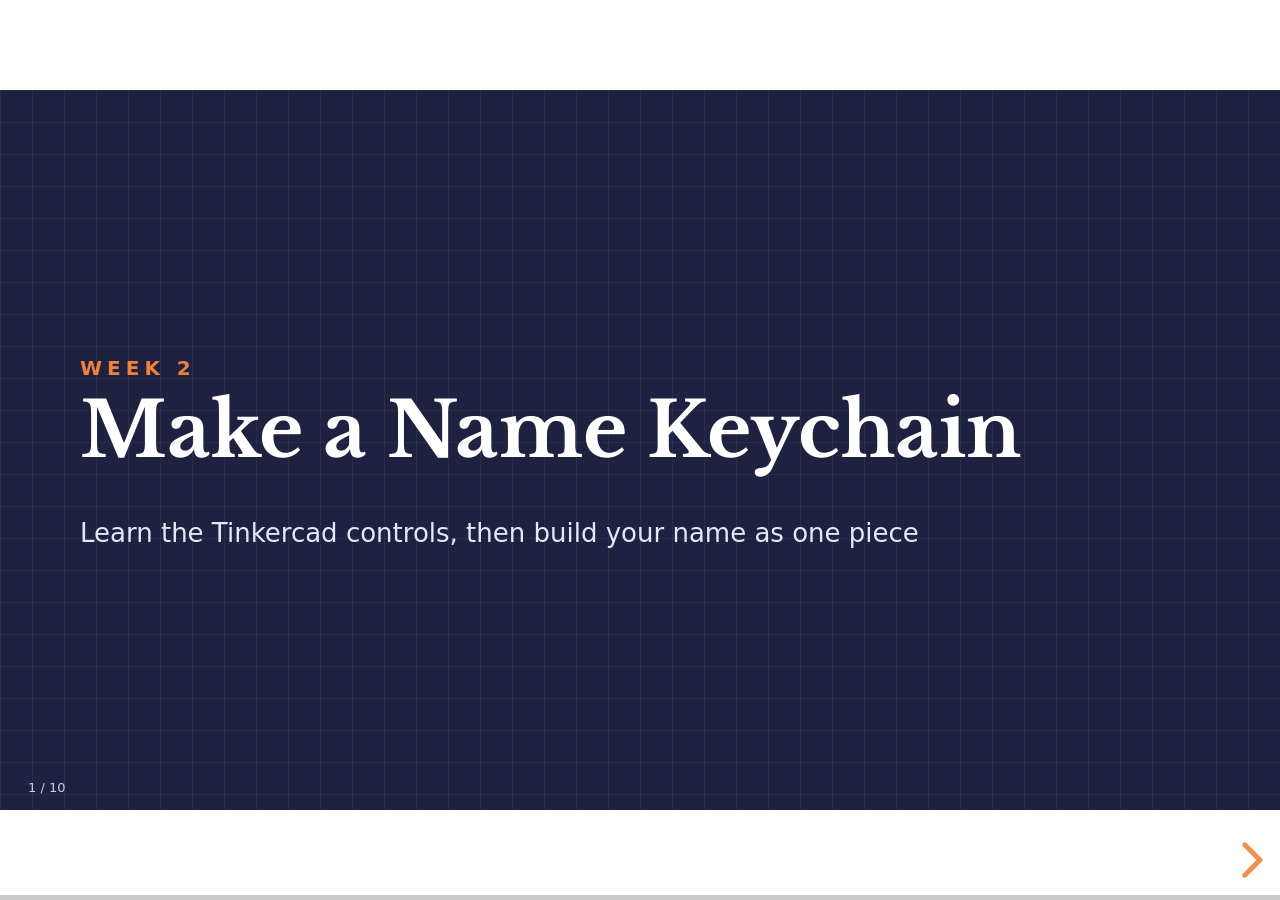
<file: week2.html>
<!doctype html>
<html lang="en">
<head>
<meta charset="utf-8">
<meta name="viewport" content="width=device-width,initial-scale=1">
<title>3D Printing Lab · Week 2: Make a Name Keychain</title>
<meta name="description" content="Learn the Tinkercad controls, then build your name as one piece">
<link rel="icon" href="data:image/svg+xml,%3Csvg xmlns='http://www.w3.org/2000/svg' viewBox='0 0 32 32'%3E%3Crect width='32' height='32' rx='7' fill='%231F2140'/%3E%3Crect x='7' y='9' width='18' height='4' rx='2' fill='%23F6C453'/%3E%3Crect x='5' y='15' width='22' height='4' rx='2' fill='%23EE8239'/%3E%3Crect x='3' y='21' width='26' height='4' rx='2' fill='%23F6C453'/%3E%3C/svg%3E">
<link rel="preconnect" href="https://fonts.googleapis.com"><link rel="preconnect" href="https://fonts.gstatic.com" crossorigin>
<link href="https://fonts.googleapis.com/css2?family=Libre+Baskerville:wght@700&display=swap" rel="stylesheet">
<link rel="stylesheet" href="assets/reveal/reset.css">
<link rel="stylesheet" href="assets/reveal/reveal.css">
<link rel="stylesheet" href="assets/deck.css">
</head>
<body>
<a id="allweeks" href="index.html">&larr; All weeks</a>
<div class="reveal"><div class="slides">
<section class="slide dark cover divider"><div class="kick abs">WEEK 2</div><h2>Make a Name Keychain</h2><p class="s">Learn the Tinkercad controls, then build your name as one piece</p><div class="pg">1 / 10</div><aside class="notes"><p><b>Week 2 Summary [~50 minutes]</b></p><p>• Rules review + Week 1 recap (X Y Z, mm): 2 min</p><p>• Controls + super keys, demo while students watch: 6 min</p><p>• Build steps, the plate, line up and group: 5 min</p><p>• Question time: 5 min</p><p>• Open Chromebooks, log in, open Tinkercad: 5 min</p><p>• Warm-up: move, lift and turn one letter: 2 min</p><p>• Build (slide 8 up for duration of build time): 20 min</p><p>• Adult checks + send to print: 5 min</p><p>Backup slides</p><p>Plate Detective and Long Name</p><p>These are helper slides that are at the end of the week 2 lesson.</p><p>Pull them up for individuals as needed.</p><p>Set up</p><p>Chromebooks stay CLOSED for the lesson. Open after questions.</p><p>The Workplane will be preloaded with the alphabet and the locked red plate.</p><p>Stand ups</p><p>Slides 3 and 8</p></aside></section>
<section class="slide "><h1 class="t">Our Lab Rules</h1><div class="abs " style="left:56px;right:56px;top:140px"><div style="display:grid;grid-template-columns:repeat(4,1fr);gap:22px 22px"><div class="card tile" style="height:236px;padding:20px 22px"><span class="ic" style="--c:#D4494C;width:64px;height:64px;"><svg aria-hidden="true" fill="currentColor" stroke-width="0" viewBox="0 0 448 512" xmlns="http://www.w3.org/2000/svg"><path d="M408.781 128.007C386.356 127.578 368 146.36 368 168.79V256h-8V79.79c0-22.43-18.356-41.212-40.781-40.783C297.488 39.423 280 57.169 280 79v177h-8V40.79C272 18.36 253.644-.422 231.219.007 209.488.423 192 18.169 192 40v216h-8V80.79c0-22.43-18.356-41.212-40.781-40.783C121.488 40.423 104 58.169 104 80v235.992l-31.648-43.519c-12.993-17.866-38.009-21.817-55.877-8.823-17.865 12.994-21.815 38.01-8.822 55.877l125.601 172.705A48 48 0 0 0 172.073 512h197.59c22.274 0 41.622-15.324 46.724-37.006l26.508-112.66a192.011 192.011 0 0 0 5.104-43.975V168c.001-21.831-17.487-39.577-39.218-39.993z"></path></svg></span><h3 style="margin-top:18px;font-size:22px">Hands off printers</h3><p style="font-size:18px">Moving parts can pinch!</p></div><div class="card tile" style="height:236px;padding:20px 22px"><span class="ic" style="--c:#765DCF;width:64px;height:64px;"><svg aria-hidden="true" fill="currentColor" stroke-width="0" viewBox="0 0 512 512" xmlns="http://www.w3.org/2000/svg"><path d="M462.3 62.6C407.5 15.9 326 24.3 275.7 76.2L256 96.5l-19.7-20.3C186.1 24.3 104.5 15.9 49.7 62.6c-62.8 53.6-66.1 149.8-9.9 207.9l193.5 199.8c12.5 12.9 32.8 12.9 45.3 0l193.5-199.8c56.3-58.1 53-154.3-9.8-207.9z"></path></svg></span><h3 style="margin-top:18px;font-size:22px">Kind words and suggestions</h3><p style="font-size:18px">Share ideas kindly. No put-downs.</p></div><div class="card tile" style="height:236px;padding:20px 22px"><span class="ic" style="--c:#406EDC;width:64px;height:64px;"><svg aria-hidden="true" fill="currentColor" stroke-width="0" viewBox="0 0 512 512" xmlns="http://www.w3.org/2000/svg"><path d="M256 32C114.6 32 0 125.1 0 240c0 49.6 21.4 95 57 130.7C44.5 421.1 2.7 466 2.2 466.5c-2.2 2.3-2.8 5.7-1.5 8.7S4.8 480 8 480c66.3 0 116-31.8 140.6-51.4 32.7 12.3 69 19.4 107.4 19.4 141.4 0 256-93.1 256-208S397.4 32 256 32zM128 272c-17.7 0-32-14.3-32-32s14.3-32 32-32 32 14.3 32 32-14.3 32-32 32zm128 0c-17.7 0-32-14.3-32-32s14.3-32 32-32 32 14.3 32 32-14.3 32-32 32zm128 0c-17.7 0-32-14.3-32-32s14.3-32 32-32 32 14.3 32 32-14.3 32-32 32z"></path></svg></span><h3 style="margin-top:18px;font-size:22px">One voice at a time</h3><p style="font-size:18px">Listen when someone is talking.</p></div><div class="card tile" style="height:236px;padding:20px 22px"><span class="ic" style="--c:#4F9B62;width:64px;height:64px;"><svg aria-hidden="true" fill="currentColor" stroke-width="0" viewBox="0 0 384 512" xmlns="http://www.w3.org/2000/svg"><path d="M202.021 0C122.202 0 70.503 32.703 29.914 91.026c-7.363 10.58-5.093 25.086 5.178 32.874l43.138 32.709c10.373 7.865 25.132 6.026 33.253-4.148 25.049-31.381 43.63-49.449 82.757-49.449 30.764 0 68.816 19.799 68.816 49.631 0 22.552-18.617 34.134-48.993 51.164-35.423 19.86-82.299 44.576-82.299 106.405V320c0 13.255 10.745 24 24 24h72.471c13.255 0 24-10.745 24-24v-5.773c0-42.86 125.268-44.645 125.268-160.627C377.504 66.256 286.902 0 202.021 0zM192 373.459c-38.196 0-69.271 31.075-69.271 69.271 0 38.195 31.075 69.27 69.271 69.27s69.271-31.075 69.271-69.271-31.075-69.27-69.271-69.27z"></path></svg></span><h3 style="margin-top:18px;font-size:22px">Questions at the end</h3><p style="font-size:18px">Save them for after the lesson.</p></div><div class="card tile" style="height:236px;padding:20px 22px"><span class="ic" style="--c:#EE8239;width:64px;height:64px;"><svg aria-hidden="true" fill="currentColor" stroke-width="0" viewBox="0 0 448 512" xmlns="http://www.w3.org/2000/svg"><path d="M432 304c0 114.9-93.1 208-208 208S16 418.9 16 304c0-104 76.3-190.2 176-205.5V64h-28c-6.6 0-12-5.4-12-12V12c0-6.6 5.4-12 12-12h120c6.6 0 12 5.4 12 12v40c0 6.6-5.4 12-12 12h-28v34.5c37.5 5.8 71.7 21.6 99.7 44.6l27.5-27.5c4.7-4.7 12.3-4.7 17 0l28.3 28.3c4.7 4.7 4.7 12.3 0 17l-29.4 29.4-.6.6C419.7 223.3 432 262.2 432 304zm-176 36V188.5c0-6.6-5.4-12-12-12h-40c-6.6 0-12 5.4-12 12V340c0 6.6 5.4 12 12 12h40c6.6 0 12-5.4 12-12z"></path></svg></span><h3 style="margin-top:18px;font-size:22px">Focus = build time</h3><p style="font-size:18px">Less focus means less time to build.</p></div><div class="card tile" style="height:236px;padding:20px 22px"><span class="ic" style="--c:#8E93C4;width:64px;height:64px;"><svg aria-hidden="true" fill="currentColor" stroke-width="0" viewBox="0 0 576 512" xmlns="http://www.w3.org/2000/svg"><path d="M512 320s-64 92.65-64 128c0 35.35 28.66 64 64 64s64-28.65 64-64-64-128-64-128zm-9.37-102.94L294.94 9.37C288.69 3.12 280.5 0 272.31 0s-16.38 3.12-22.62 9.37l-81.58 81.58L81.93 4.76c-6.25-6.25-16.38-6.25-22.62 0L36.69 27.38c-6.24 6.25-6.24 16.38 0 22.62l86.19 86.18-94.76 94.76c-37.49 37.48-37.49 98.26 0 135.75l117.19 117.19c18.74 18.74 43.31 28.12 67.87 28.12 24.57 0 49.13-9.37 67.87-28.12l221.57-221.57c12.5-12.5 12.5-32.75.01-45.25zm-116.22 70.97H65.93c1.36-3.84 3.57-7.98 7.43-11.83l13.15-13.15 81.61-81.61 58.6 58.6c12.49 12.49 32.75 12.49 45.24 0s12.49-32.75 0-45.24l-58.6-58.6 58.95-58.95 162.44 162.44-48.34 48.34z"></path></svg></span><h3 style="margin-top:18px;font-size:22px">We print in white</h3><p style="font-size:18px">You can paint your print in Week 5!</p></div><div class="card tile" style="height:236px;padding:20px 22px"><span class="ic" style="--c:#2B2D6E;width:64px;height:64px;"><svg aria-hidden="true" fill="currentColor" stroke-width="0" viewBox="0 0 640 512" xmlns="http://www.w3.org/2000/svg"><path d="M624 448h-80V113.45C544 86.19 522.47 64 496 64H384v64h96v384h144c8.84 0 16-7.16 16-16v-32c0-8.84-7.16-16-16-16zM312.24 1.01l-192 49.74C105.99 54.44 96 67.7 96 82.92V448H16c-8.84 0-16 7.16-16 16v32c0 8.84 7.16 16 16 16h336V33.18c0-21.58-19.56-37.41-39.76-32.17zM264 288c-13.25 0-24-14.33-24-32s10.75-32 24-32 24 14.33 24 32-10.75 32-24 32z"></path></svg></span><h3 style="margin-top:18px;font-size:22px">Stay on task</h3><p style="font-size:18px">Off task means back to your classroom.</p></div><div class="card tile" style="height:236px;padding:20px 22px"><span class="ic" style="--c:#F6C453;width:64px;height:64px;"><svg aria-hidden="true" fill="currentColor" stroke-width="0" viewBox="0 0 448 512" xmlns="http://www.w3.org/2000/svg"><path d="M400 224h-24v-72C376 68.2 307.8 0 224 0S72 68.2 72 152v72H48c-26.5 0-48 21.5-48 48v192c0 26.5 21.5 48 48 48h352c26.5 0 48-21.5 48-48V272c0-26.5-21.5-48-48-48zm-104 0H152v-72c0-39.7 32.3-72 72-72s72 32.3 72 72v72z"></path></svg></span><h3 style="margin-top:18px;font-size:22px">Locked stays locked</h3><p style="font-size:18px">Do not click a padlock to unlock it.</p></div></div></div><div class="pg">2 / 10</div><aside class="notes"><p><b>Our Lab Rules [~ 3 min] Review this slide each week prior to the lesson content</b></p><p>Safety: hands off printers. The printer has a hot nozzle and moving parts that can pinch. The printer will keep moving, even if something is in its path.</p><p>Kind words and suggestions: everyone&#x27;s design is their own artistic vision. Helpful ideas are welcome (&#x27;Have you tried...?&#x27;, &#x27;I like how...&#x27;), but we do not put down others designs.</p><p>Questions at the end: many of your questions will be answered in the lesson material. We answer any questions you still have at the end, this allows us to have more build time.</p><p>White filament: every print comes out white. Painting can be done at home or in week 6.</p><p>Stay on task: if you are off task you may be asked to go back to your classroom.</p><p>Locked items stay locked: some parts are locked on purpose so they stay the right size. Do not click the padlock to unlock them. If something will not move, it is supposed to stay put.</p></aside></section>
<section class="slide "><h1 class="t">Tinkercad Controls</h1><div class="abs " style="left:56px;top:160px"><div class="card hrow" style="width:340px;height:150px;padding:14px 16px;gap:14px"><span class="ic" style="--c:#406EDC;width:56px;height:56px;"><svg aria-hidden="true" fill="currentColor" stroke-width="0" viewBox="0 0 512 512" xmlns="http://www.w3.org/2000/svg"><path d="M352.201 425.775l-79.196 79.196c-9.373 9.373-24.568 9.373-33.941 0l-79.196-79.196c-15.119-15.119-4.411-40.971 16.971-40.97h51.162L228 284H127.196v51.162c0 21.382-25.851 32.09-40.971 16.971L7.029 272.937c-9.373-9.373-9.373-24.569 0-33.941L86.225 159.8c15.119-15.119 40.971-4.411 40.971 16.971V228H228V127.196h-51.23c-21.382 0-32.09-25.851-16.971-40.971l79.196-79.196c9.373-9.373 24.568-9.373 33.941 0l79.196 79.196c15.119 15.119 4.411 40.971-16.971 40.971h-51.162V228h100.804v-51.162c0-21.382 25.851-32.09 40.97-16.971l79.196 79.196c9.373 9.373 9.373 24.569 0 33.941L425.773 352.2c-15.119 15.119-40.971 4.411-40.97-16.971V284H284v100.804h51.23c21.382 0 32.09 25.851 16.971 40.971z"></path></svg></span><div><h3>Move</h3><p>Drag a shape.</p></div></div></div><div class="abs " style="left:422px;top:160px"><div class="card hrow" style="width:340px;height:150px;padding:14px 16px;gap:14px"><span class="ic" style="--c:#4F9B62;width:56px;height:56px;"><svg aria-hidden="true" fill="currentColor" stroke-width="0" viewBox="0 0 448 512" xmlns="http://www.w3.org/2000/svg"><path d="M34.9 289.5l-22.2-22.2c-9.4-9.4-9.4-24.6 0-33.9L207 39c9.4-9.4 24.6-9.4 33.9 0l194.3 194.3c9.4 9.4 9.4 24.6 0 33.9L413 289.4c-9.5 9.5-25 9.3-34.3-.4L264 168.6V456c0 13.3-10.7 24-24 24h-32c-13.3 0-24-10.7-24-24V168.6L69.2 289.1c-9.3 9.8-24.8 10-34.3.4z"></path></svg></span><div><h3>Lift</h3><p>Drag the black cone.</p></div></div></div><div class="abs " style="left:56px;top:338px"><div class="card hrow" style="width:340px;height:150px;padding:14px 16px;gap:14px"><span class="ic" style="--c:#765DCF;width:56px;height:56px;"><svg aria-hidden="true" fill="currentColor" stroke-width="0" viewBox="0 0 512 512" xmlns="http://www.w3.org/2000/svg"><path d="M370.72 133.28C339.458 104.008 298.888 87.962 255.848 88c-77.458.068-144.328 53.178-162.791 126.85-1.344 5.363-6.122 9.15-11.651 9.15H24.103c-7.498 0-13.194-6.807-11.807-14.176C33.933 94.924 134.813 8 256 8c66.448 0 126.791 26.136 171.315 68.685L463.03 40.97C478.149 25.851 504 36.559 504 57.941V192c0 13.255-10.745 24-24 24H345.941c-21.382 0-32.09-25.851-16.971-40.971l41.75-41.749zM32 296h134.059c21.382 0 32.09 25.851 16.971 40.971l-41.75 41.75c31.262 29.273 71.835 45.319 114.876 45.28 77.418-.07 144.315-53.144 162.787-126.849 1.344-5.363 6.122-9.15 11.651-9.15h57.304c7.498 0 13.194 6.807 11.807 14.176C478.067 417.076 377.187 504 256 504c-66.448 0-126.791-26.136-171.315-68.685L48.97 471.03C33.851 486.149 8 475.441 8 454.059V320c0-13.255 10.745-24 24-24z"></path></svg></span><div><h3>Turn</h3><p>Drag the curved arrows.</p></div></div></div><div class="abs " style="left:422px;top:338px"><div class="card hrow" style="width:340px;height:150px;padding:14px 16px;gap:14px"><span class="ic" style="--c:#EE8239;width:56px;height:56px;"><svg aria-hidden="true" fill="currentColor" stroke-width="0" viewBox="0 0 448 512" xmlns="http://www.w3.org/2000/svg"><path d="M0 180V56c0-13.3 10.7-24 24-24h124c6.6 0 12 5.4 12 12v40c0 6.6-5.4 12-12 12H64v84c0 6.6-5.4 12-12 12H12c-6.6 0-12-5.4-12-12zM288 44v40c0 6.6 5.4 12 12 12h84v84c0 6.6 5.4 12 12 12h40c6.6 0 12-5.4 12-12V56c0-13.3-10.7-24-24-24H300c-6.6 0-12 5.4-12 12zm148 276h-40c-6.6 0-12 5.4-12 12v84h-84c-6.6 0-12 5.4-12 12v40c0 6.6 5.4 12 12 12h124c13.3 0 24-10.7 24-24V332c0-6.6-5.4-12-12-12zM160 468v-40c0-6.6-5.4-12-12-12H64v-84c0-6.6-5.4-12-12-12H12c-6.6 0-12 5.4-12 12v124c0 13.3 10.7 24 24 24h124c6.6 0 12-5.4 12-12z"></path></svg></span><div><h3>Resize</h3><p>Drag the white squares.</p></div></div></div><div class="abs " style="left:56px;top:516px"><div class="card hrow" style="width:340px;height:150px;padding:14px 16px;gap:14px"><span class="ic" style="--c:#2B2D6E;width:56px;height:56px;"><svg aria-hidden="true" fill="currentColor" stroke-width="0" viewBox="0 0 512 512" xmlns="http://www.w3.org/2000/svg"><path d="M239.1 6.3l-208 78c-18.7 7-31.1 25-31.1 45v225.1c0 18.2 10.3 34.8 26.5 42.9l208 104c13.5 6.8 29.4 6.8 42.9 0l208-104c16.3-8.1 26.5-24.8 26.5-42.9V129.3c0-20-12.4-37.9-31.1-44.9l-208-78C262 2.2 250 2.2 239.1 6.3zM256 68.4l192 72v1.1l-192 78-192-78v-1.1l192-72zm32 356V275.5l160-65v133.9l-160 80z"></path></svg></span><div><h3>Spin view</h3><p>Hold Ctrl and drag.</p></div></div></div><div class="abs " style="left:422px;top:516px"><div class="card hrow" style="width:340px;height:150px;padding:14px 16px;gap:14px"><span class="ic" style="--c:#D4494C;width:56px;height:56px;"><svg aria-hidden="true" fill="currentColor" stroke-width="0" viewBox="0 0 512 512" xmlns="http://www.w3.org/2000/svg"><path d="M304 192v32c0 6.6-5.4 12-12 12h-56v56c0 6.6-5.4 12-12 12h-32c-6.6 0-12-5.4-12-12v-56h-56c-6.6 0-12-5.4-12-12v-32c0-6.6 5.4-12 12-12h56v-56c0-6.6 5.4-12 12-12h32c6.6 0 12 5.4 12 12v56h56c6.6 0 12 5.4 12 12zm201 284.7L476.7 505c-9.4 9.4-24.6 9.4-33.9 0L343 405.3c-4.5-4.5-7-10.6-7-17V372c-35.3 27.6-79.7 44-128 44C93.1 416 0 322.9 0 208S93.1 0 208 0s208 93.1 208 208c0 48.3-16.4 92.7-44 128h16.3c6.4 0 12.5 2.5 17 7l99.7 99.7c9.3 9.4 9.3 24.6 0 34zM344 208c0-75.2-60.8-136-136-136S72 132.8 72 208s60.8 136 136 136 136-60.8 136-136z"></path></svg></span><div><h3>Zoom</h3><p>Click + or – on the left.</p></div></div></div><div class="keys abs" style="left:820px;top:160px;width:404px;height:502px;padding:22px 26px"><h4>Super keys</h4><div class="k"><b>Ctrl + drag</b><span>Spin the view</span></div><div class="k"><b>Ctrl + Shift + drag</b><span>Move around the screen</span></div><div class="k"><b>Shift + click</b><span>Pick more than one</span></div><div class="k"><b>Shift + drag corner</b><span>Resize evenly</span></div><div class="k"><b>L</b><span>Line things up</span></div><div class="k"><b>Ctrl + Z</b><span>Undo</span></div><div class="k"><b>Ctrl + D</b><span>Copy a shape</span></div><div class="k"><b>Ctrl + G</b><span>Group into one piece</span></div></div><div class="pg">3 / 10</div><aside class="notes"><p><b>Tinkercad Controls [~6min] Print and place in stand up</b></p><p>DEMO LIVE on the projector while students WATCH. Chromebooks stay closed until after questions.</p><p>Their first 2 minutes of build time are a warm-up: move, lift and turn one letter.</p><p>Basic functions</p><p>Move: click and drag a shape (X and Y)</p><p>Lift: the black cone on top moves it up and down (Z).</p><p>Turn: the curved arrows.</p><p>Resize: the white squares. Also called handles.</p><p>Spin view: hold Ctrl and drag on empty space to orbit around your design. Dragging the view cube in the top-left corner also works.</p><p>Zoom: the + and – buttons on the left. A two-finger slide also works.</p><p>SUPER KEYS (hold the key down first, then click/drag/press):</p><p>Ctrl + drag: spin view. This is used a lot and worth repeating.</p><p>Ctrl + Shift + drag: move around the screen (pan) without spinning.</p><p>L: line things up. Select shapes, press L, then click a dot.</p><p>Shift + click: select more than one shape. This is needed for grouping.</p><p>Shift + drag a corner: resize evenly, no stretching.</p><p>Ctrl + Z: undo.</p><p>Ctrl + D: duplicate a shape (double letters like ANNA, or a stamp from the kit).</p><p>Ctrl + G: group.</p><p>Delete: select and click the trash can. Backspace also works.</p></aside></section>
<section class="slide "><h1 class="t">Today's Build: 6 Steps</h1><div class="abs " style="left:56px;top:150px;width:640px"><div class="col" style="gap:26px"><div class="row" style="gap:16px;align-items:center"><span class="num" style="--c:#2B2D6E;width:38px;height:38px;font-size:19px">1</span><span style="font-size:21px;font-weight:500;line-height:1.25">Drag your letters onto the red plate.</span></div><div class="row" style="gap:16px;align-items:center"><span class="num" style="--c:#2B2D6E;width:38px;height:38px;font-size:19px">2</span><span style="font-size:21px;font-weight:500;line-height:1.25">Same letter twice? Click it, then Ctrl + D.</span></div><div class="row" style="gap:16px;align-items:center"><span class="num" style="--c:#2B2D6E;width:38px;height:38px;font-size:19px">3</span><span style="font-size:21px;font-weight:500;line-height:1.25">Delete the letters you didn't use.</span></div><div class="row" style="gap:16px;align-items:center"><span class="num" style="--c:#EE8239;width:38px;height:38px;font-size:19px">4</span><span style="font-size:22px;font-weight:800;line-height:1.25">Line up: select all, L, middle front-to-back dot.</span></div><div class="row" style="gap:16px;align-items:center"><span class="num" style="--c:#EE8239;width:38px;height:38px;font-size:19px">5</span><span style="font-size:22px;font-weight:800;line-height:1.25">Group it: lasso everything, then Ctrl + G.</span></div><div class="row" style="gap:16px;align-items:center"><span class="num" style="--c:#2B2D6E;width:38px;height:38px;font-size:19px">6</span><span style="font-size:21px;font-weight:500;line-height:1.25">Rename it, like: Stasey ready keychain</span></div></div></div><div class="abs " style="left:704px;top:130px"><div class="tint card" style="width:520px;height:480px;position:relative;box-shadow:0 3px 14px rgba(31,33,64,.12)"><div style="text-align:center;font-weight:800;font-size:20px;padding-top:26px">Goal: your name on the plate</div><div style="position:absolute;left:30px;top:120px"><svg viewBox="0 0 460 200" width="460" height="200" style="overflow:visible"><rect x="60.50000000000001" y="58.2" width="360" height="83.6" rx="13.2" fill="#D4494C"/><circle cx="55.0" cy="100.0" r="55.0" fill="#D4494C"/><circle cx="55.0" cy="100.0" r="23.099999999999998" fill="#fff"/><text x="131.5" y="120.16" text-anchor="middle" font-family="Avenir Next,Segoe UI,Helvetica,Arial,sans-serif" font-weight="800" font-size="56" fill="#fff">J</text><text x="240.5" y="120.16" text-anchor="middle" font-family="Avenir Next,Segoe UI,Helvetica,Arial,sans-serif" font-weight="800" font-size="56" fill="#fff">A</text><text x="349.5" y="120.16" text-anchor="middle" font-family="Avenir Next,Segoe UI,Helvetica,Arial,sans-serif" font-weight="800" font-size="56" fill="#fff">Y</text></svg></div><div style="position:absolute;left:0;right:0;top:370px;text-align:center;font-size:18px;color:#4A4E73;line-height:1.45">Every letter sits on the plate,<br>in one straight row.</div></div></div><div class="pg">4 / 10</div><aside class="notes"><p><b>Today&#x27;s Build: 6 Steps [~2 min]</b></p><p>The Workplane already has the whole alphabet and the red plate with its ring.</p><p>1. Find the letters in your name and drag them onto the red plate, in order.</p><p>2. Double letters (like ANNA): select the letter and press Ctrl + D to make a copy.</p><p>3. Delete all the letters you did not use.</p><p>4. Line up: select the plate and all your letters, press L, and click ONLY the middle dot on the front-to-back line. The letters line up in a straight row across the middle of the plate.</p><p>5. Group it: lasso everything and press Ctrl + G.</p><p>6. Rename the project: click the project name at the top left and type your name, ready, keychain. This tells the adults it is ready to print. Example: Stasey ready keychain.</p></aside></section>
<section class="slide "><h1 class="t">Letters Go on the Plate</h1><div class="abs " style="left:56px;top:150px"><div style="width:560px;height:460px;border-radius:24px;background:#FBE4E6;position:relative;box-shadow:0 3px 14px rgba(31,33,64,.12)"><div class="row" style="align-items:center;gap:14px;padding:26px 28px;font-size:30px;font-weight:800;color:#D4494C"><span class="ic" style="--c:#D4494C;width:56px;height:56px;"><svg aria-hidden="true" fill="currentColor" stroke-width="0" viewBox="0 0 352 512" xmlns="http://www.w3.org/2000/svg"><path d="M242.72 256l100.07-100.07c12.28-12.28 12.28-32.19 0-44.48l-22.24-22.24c-12.28-12.28-32.19-12.28-44.48 0L176 189.28 75.93 89.21c-12.28-12.28-32.19-12.28-44.48 0L9.21 111.45c-12.28 12.28-12.28 32.19 0 44.48L109.28 256 9.21 356.07c-12.28 12.28-12.28 32.19 0 44.48l22.24 22.24c12.28 12.28 32.2 12.28 44.48 0L176 322.72l100.07 100.07c12.28 12.28 32.2 12.28 44.48 0l22.24-22.24c12.28-12.28 12.28-32.19 0-44.48L242.72 256z"></path></svg></span>Off the plate</div><div style="position:absolute;left:40px;top:150px"><svg viewBox="0 0 480 200" width="480" height="200" style="overflow:visible"><rect x="60.50000000000001" y="58.2" width="410" height="83.6" rx="13.2" fill="#D4494C"/><circle cx="55.0" cy="100.0" r="55.0" fill="#D4494C"/><circle cx="55.0" cy="100.0" r="23.099999999999998" fill="#fff"/><text x="265.5" y="120.16" text-anchor="middle" font-family="Avenir Next,Segoe UI,Helvetica,Arial,sans-serif" font-weight="800" font-size="56" fill="#fff">S</text></svg></div><div style="position:absolute;left:468px;top:152px;font:800 56px var(--sans);color:#D4494C">M</div><div style="position:absolute;left:290px;top:300px;font:800 56px var(--sans);color:#D4494C">A</div><div style="position:absolute;left:0;right:0;top:395px;text-align:center;font-size:23px;font-weight:800;color:#D4494C">Prints as loose pieces!</div></div></div><div class="abs " style="left:664px;top:150px"><div style="width:560px;height:460px;border-radius:24px;background:#E4F2E8;position:relative;box-shadow:0 3px 14px rgba(31,33,64,.12)"><div class="row" style="align-items:center;gap:14px;padding:26px 28px;font-size:30px;font-weight:800;color:#4F9B62"><span class="ic" style="--c:#4F9B62;width:56px;height:56px;"><svg aria-hidden="true" fill="currentColor" stroke-width="0" viewBox="0 0 512 512" xmlns="http://www.w3.org/2000/svg"><path d="M173.898 439.404l-166.4-166.4c-9.997-9.997-9.997-26.206 0-36.204l36.203-36.204c9.997-9.998 26.207-9.998 36.204 0L192 312.69 432.095 72.596c9.997-9.997 26.207-9.997 36.204 0l36.203 36.204c9.997 9.997 9.997 26.206 0 36.204l-294.4 294.401c-9.998 9.997-26.207 9.997-36.204-.001z"></path></svg></span>On the plate</div><div style="position:absolute;left:20px;top:150px"><svg viewBox="0 0 520 200" width="520" height="200" style="overflow:visible"><rect x="60.50000000000001" y="58.2" width="420" height="83.6" rx="13.2" fill="#D4494C"/><circle cx="55.0" cy="100.0" r="55.0" fill="#D4494C"/><circle cx="55.0" cy="100.0" r="23.099999999999998" fill="#fff"/><text x="141.5" y="120.88" text-anchor="middle" font-family="Avenir Next,Segoe UI,Helvetica,Arial,sans-serif" font-weight="800" font-size="58" fill="#fff">S</text><text x="270.5" y="120.88" text-anchor="middle" font-family="Avenir Next,Segoe UI,Helvetica,Arial,sans-serif" font-weight="800" font-size="58" fill="#fff">A</text><text x="399.5" y="120.88" text-anchor="middle" font-family="Avenir Next,Segoe UI,Helvetica,Arial,sans-serif" font-weight="800" font-size="58" fill="#fff">M</text></svg></div><div style="position:absolute;left:0;right:0;top:395px;text-align:center;font-size:23px;font-weight:800;color:#4F9B62">Prints as ONE keychain.</div></div></div><div class="pg">5 / 10</div><aside class="notes"><p><b>Letters Go on the Plate [~1 min]</b></p><p>The plate holds everything together, so every letter must sit ON the red plate.</p><p>A letter that hangs off the edge or sits on the Workplane next to the plate prints as a loose piece, even after grouping.</p><p>Letters may overlap each other a little. That is fine.</p><p>Knowledge check</p><p>Ask: &#x27;Which one will fall apart?&#x27; (left) &#x27;Which one will be a keychain?&#x27; (right)</p></aside></section>
<section class="slide "><h1 class="t">Line Up and Group</h1><div class="abs " style="left:56px;top:150px;width:560px"><div class="col" style="gap:70px"><div class="step"><span class="num" style="--c:#2B2D6E;width:44px;height:44px;font-size:22px">1</span><div><b>Select everything.</b><span class="d" style="font-size:19px">Lasso the plate and all your letters.</span></div></div><div class="step"><span class="num" style="--c:#EE8239;width:44px;height:44px;font-size:22px">2</span><div><b>Press L, click ONE dot.</b><span class="d" style="font-size:19px">The middle dot on the front-to-back line.</span></div></div><div class="step"><span class="num" style="--c:#2B2D6E;width:44px;height:44px;font-size:22px">3</span><div><b>Press Ctrl + G.</b><span class="d" style="font-size:19px">Drag it: it all moves together = grouped!</span></div></div></div></div><div class="abs " style="left:664px;top:130px"><div class="tint card" style="width:560px;height:520px;position:relative;box-shadow:0 3px 14px rgba(31,33,64,.12)"><div style="position:absolute;left:30px;top:20px"><svg viewBox="0 0 400 180" width="400" height="180" style="overflow:visible"><rect x="49.50000000000001" y="55.8" width="330" height="68.4" rx="10.799999999999999" fill="#D4494C"/><circle cx="45.0" cy="90.0" r="45.0" fill="#D4494C"/><circle cx="45.0" cy="90.0" r="18.9" fill="#fff"/><text x="113.5" y="93.28" text-anchor="middle" font-family="Avenir Next,Segoe UI,Helvetica,Arial,sans-serif" font-weight="800" font-size="48" fill="#fff">S</text><text x="214.5" y="117.28" text-anchor="middle" font-family="Avenir Next,Segoe UI,Helvetica,Arial,sans-serif" font-weight="800" font-size="48" fill="#fff">A</text><text x="315.5" y="93.28" text-anchor="middle" font-family="Avenir Next,Segoe UI,Helvetica,Arial,sans-serif" font-weight="800" font-size="48" fill="#fff">M</text></svg></div><div style="position:absolute;left:424px;top:76px;background:#fff;border-radius:8px;padding:5px 12px;font-size:15px;font-weight:800;color:#406EDC;box-shadow:0 1px 4px rgba(0,0,0,.12)">Wobbly</div><div style="position:absolute;left:230px;top:190px;color:#8E93C4"><svg width=34 height=34 aria-hidden="true" fill="currentColor" stroke-width="0" viewBox="0 0 448 512" xmlns="http://www.w3.org/2000/svg"><path d="M413.1 222.5l22.2 22.2c9.4 9.4 9.4 24.6 0 33.9L241 473c-9.4 9.4-24.6 9.4-33.9 0L12.7 278.6c-9.4-9.4-9.4-24.6 0-33.9l22.2-22.2c9.5-9.5 25-9.3 34.3.4L184 343.4V56c0-13.3 10.7-24 24-24h32c13.3 0 24 10.7 24 24v287.4l114.8-120.5c9.3-9.8 24.8-10 34.3-.4z"></path></svg></div><div style="position:absolute;left:274px;top:194px;font-size:16px;font-weight:800;color:#EE8239">L + middle dot</div><div style="position:absolute;left:30px;top:230px"><svg viewBox="0 0 400 180" width="400" height="180" style="overflow:visible"><rect x="49.50000000000001" y="55.8" width="330" height="68.4" rx="10.799999999999999" fill="#D4494C"/><circle cx="45.0" cy="90.0" r="45.0" fill="#D4494C"/><circle cx="45.0" cy="90.0" r="18.9" fill="#fff"/><text x="113.5" y="107.28" text-anchor="middle" font-family="Avenir Next,Segoe UI,Helvetica,Arial,sans-serif" font-weight="800" font-size="48" fill="#fff">S</text><text x="214.5" y="107.28" text-anchor="middle" font-family="Avenir Next,Segoe UI,Helvetica,Arial,sans-serif" font-weight="800" font-size="48" fill="#fff">A</text><text x="315.5" y="107.28" text-anchor="middle" font-family="Avenir Next,Segoe UI,Helvetica,Arial,sans-serif" font-weight="800" font-size="48" fill="#fff">M</text></svg></div><div style="position:absolute;left:424px;top:290px;background:#fff;border-radius:8px;padding:5px 12px;font-size:15px;font-weight:800;color:#4F9B62;box-shadow:0 1px 4px rgba(0,0,0,.12)">Straight!</div><div style="position:absolute;left:30px;right:30px;top:430px;text-align:center;font-size:16px;color:#4A4E73;line-height:1.4"><b style="color:#D4494C">Letters piled up?</b> You clicked the side-to-side dot.<br>Press Ctrl + Z.</div></div></div><div class="pg">6 / 10</div><aside class="notes"><p><b>Line Up and Group [~3 min]</b></p><p>Optional LIVE DEMO. Line up first, then group.</p><p>1. Select: click on empty space and drag the orange loop around the plate and every letter. Shift + clicking each piece also works. Including the plate centers the row on the plate.</p><p>2. Press L. Dots appear on lines around the selection. Click ONLY the middle dot on the front-to-back (Y) line. The letters snap into a straight row.</p><p>Do NOT click the middle dot on the side-to-side (X) line. That slides every letter to the same spot and stacks them in a pile.</p><p>Fix: Ctrl + Z.</p><p>3. Press Ctrl + G or click the Group button. Test it: drag the plate. If every letter moves with it, it is grouped.</p><p>Ungroup if needed: Ctrl + Shift + G.</p><p>Note: Tinkercad turns a group into one color. Changing letters to the same color does not group them.</p></aside></section>
<section class="slide dark cover q"><div class="kick abs">QUESTION TIME</div><h2>Any Questions?</h2><p class="s">Raise your hand and wait to be called. One voice at a time.</p><div class="abs " style="left:972px;top:500px"><span class="ic" style="--c:#EE8239;width:180px;height:180px;font:800 110px/1 var(--serif)">?</span></div><div class="pg">7 / 10</div><aside class="notes"><p><b>Questions [~5 min]</b></p><p>Answer questions the students may have.</p></aside></section>
<section class="slide "><h1 class="t">Keychain Build Station</h1><div class="bs steps-p"><h4>Steps</h4><ol><li class=""><span class="num" style="--c:#2B2D6E;width:34px;height:34px;font-size:18px">1</span><span>Letters onto the plate</span></li><li class=""><span class="num" style="--c:#2B2D6E;width:34px;height:34px;font-size:18px">2</span><span>Double letter: Ctrl + D</span></li><li class=""><span class="num" style="--c:#2B2D6E;width:34px;height:34px;font-size:18px">3</span><span>Delete extra letters</span></li><li class="hl"><span class="num" style="--c:#EE8239;width:34px;height:34px;font-size:18px">4</span><span>Line up: L + middle dot</span></li><li class="hl"><span class="num" style="--c:#EE8239;width:34px;height:34px;font-size:18px">5</span><span>Group: lasso, Ctrl + G</span></li><li class=""><span class="num" style="--c:#2B2D6E;width:34px;height:34px;font-size:18px">6</span><span>Rename: name ready keychain</span></li></ol></div><div class="bs rules-p"><h4 id="x">Plate Rules</h4><ol><li><span class="sw" style="background:#D4494C;border-radius:7px"></span><span>Letters on the plate</span></li><li><span class="sw" style="background:#406EDC">L</span><span>Middle dot only</span></li><li><span class="sw" style="background:#F6C453"><svg aria-hidden="true" fill="currentColor" stroke-width="0" viewBox="0 0 448 512" xmlns="http://www.w3.org/2000/svg"><path d="M400 224h-24v-72C376 68.2 307.8 0 224 0S72 68.2 72 152v72H48c-26.5 0-48 21.5-48 48v192c0 26.5 21.5 48 48 48h352c26.5 0 48-21.5 48-48V272c0-26.5-21.5-48-48-48zm-104 0H152v-72c0-39.7 32.3-72 72-72s72 32.3 72 72v72z"></path></svg></span><span>Plate stays locked</span></li><li><span class="sw" style="background:#EE8239"><span style="width:14px;height:14px;background:var(--navy);border-radius:50%"></span></span><span>Ring hole open</span></li><li><span class="sw" style="background:#fff"></span><span>Prints in white</span></li></ol></div><div class="bs check-p"><h4>Check before you raise your hand</h4><ol style="gap:16px;margin-top:22px"><li><span class="bx"></span><span>Name spelled right</span></li><li><span class="bx"></span><span>Every letter on the plate</span></li><li><span class="bx"></span><span>Letters in a straight row</span></li><li><span class="bx"></span><span>Extra letters deleted</span></li><li><span class="bx"></span><span>Grouped</span></li><li><span class="bx"></span><span>Project renamed</span></li></ol></div><div class="banner light" style="top:600px;height:60px;font-size:20px"><span class="ic" style="--c:#F6C453;width:36px;height:36px;"><svg aria-hidden="true" fill="currentColor" stroke-width="0" viewBox="0 0 576 512" xmlns="http://www.w3.org/2000/svg"><path d="M259.3 17.8L194 150.2 47.9 171.5c-26.2 3.8-36.7 36.1-17.7 54.6l105.7 103-25 145.5c-4.5 26.3 23.2 46 46.4 33.7L288 439.6l130.7 68.7c23.2 12.2 50.9-7.4 46.4-33.7l-25-145.5 105.7-103c19-18.5 8.5-50.8-17.7-54.6L382 150.2 316.7 17.8c-11.7-23.6-45.6-23.9-57.4 0z"></path></svg></span><div><b>All checked?</b> Raise your hand for a check. Then work on your Free Design!</div></div><div class="pg">8 / 10</div><aside class="notes"><p><b>Keychain Build Station [~20 min] Print and place in stand up</b></p><p>Leave this slide up for the whole build time. It answers the most common questions: what is next, what are the rules, and am I done?</p><p>When a student raises a hand, spin the view and check:</p><p>Every letter sits on the plate. None hang off the edge or sit beside it.</p><p>Letters are in a straight row and none cover the ring hole.</p><p>Extra letters are deleted, the project is grouped and renamed (name ready keychain).</p><p>Checked students move on to working on their Free Design.</p></aside></section>
<section class="slide "><h1 class="t">Be a Plate Detective</h1><div class="abs " style="left:56px;right:56px;top:150px"><div style="display:grid;grid-template-columns:1fr 1fr;gap:28px"><div class="card hrow" style="height:210px;padding:0 30px;gap:26px"><span class="ic" style="--c:#406EDC;width:88px;height:88px;"><svg aria-hidden="true" fill="currentColor" stroke-width="0" viewBox="0 0 512 512" xmlns="http://www.w3.org/2000/svg"><path d="M304 192v32c0 6.6-5.4 12-12 12h-56v56c0 6.6-5.4 12-12 12h-32c-6.6 0-12-5.4-12-12v-56h-56c-6.6 0-12-5.4-12-12v-32c0-6.6 5.4-12 12-12h56v-56c0-6.6 5.4-12 12-12h32c6.6 0 12 5.4 12 12v56h56c6.6 0 12 5.4 12 12zm201 284.7L476.7 505c-9.4 9.4-24.6 9.4-33.9 0L343 405.3c-4.5-4.5-7-10.6-7-17V372c-35.3 27.6-79.7 44-128 44C93.1 416 0 322.9 0 208S93.1 0 208 0s208 93.1 208 208c0 48.3-16.4 92.7-44 128h16.3c6.4 0 12.5 2.5 17 7l99.7 99.7c9.3 9.4 9.3 24.6 0 34zM344 208c0-75.2-60.8-136-136-136S72 132.8 72 208s60.8 136 136 136 136-60.8 136-136z"></path></svg></span><div><h3 style="font-size:28px">Zoom in close</h3><p style="font-size:21px">Use the + button to get a big view.</p></div></div><div class="card hrow" style="height:210px;padding:0 30px;gap:26px"><span class="ic" style="--c:#765DCF;width:88px;height:88px;"><svg aria-hidden="true" fill="currentColor" stroke-width="0" viewBox="0 0 512 512" xmlns="http://www.w3.org/2000/svg"><path d="M370.72 133.28C339.458 104.008 298.888 87.962 255.848 88c-77.458.068-144.328 53.178-162.791 126.85-1.344 5.363-6.122 9.15-11.651 9.15H24.103c-7.498 0-13.194-6.807-11.807-14.176C33.933 94.924 134.813 8 256 8c66.448 0 126.791 26.136 171.315 68.685L463.03 40.97C478.149 25.851 504 36.559 504 57.941V192c0 13.255-10.745 24-24 24H345.941c-21.382 0-32.09-25.851-16.971-40.971l41.75-41.749zM32 296h134.059c21.382 0 32.09 25.851 16.971 40.971l-41.75 41.75c31.262 29.273 71.835 45.319 114.876 45.28 77.418-.07 144.315-53.144 162.787-126.849 1.344-5.363 6.122-9.15 11.651-9.15h57.304c7.498 0 13.194 6.807 11.807 14.176C478.067 417.076 377.187 504 256 504c-66.448 0-126.791-26.136-171.315-68.685L48.97 471.03C33.851 486.149 8 475.441 8 454.059V320c0-13.255 10.745-24 24-24z"></path></svg></span><div><h3 style="font-size:28px">Spin and look</h3><p style="font-size:21px">Check from the top and from the front.</p></div></div><div class="card hrow" style="height:210px;padding:0 30px;gap:26px"><span class="ic" style="--c:#EE8239;width:88px;height:88px;"><svg aria-hidden="true" fill="currentColor" stroke-width="0" viewBox="0 0 512 512" xmlns="http://www.w3.org/2000/svg"><path d="M200 288H88c-21.4 0-32.1 25.8-17 41l32.9 31-99.2 99.3c-6.2 6.2-6.2 16.4 0 22.6l25.4 25.4c6.2 6.2 16.4 6.2 22.6 0L152 408l31.1 33c15.1 15.1 40.9 4.4 40.9-17V312c0-13.3-10.7-24-24-24zm112-64h112c21.4 0 32.1-25.9 17-41l-33-31 99.3-99.3c6.2-6.2 6.2-16.4 0-22.6L481.9 4.7c-6.2-6.2-16.4-6.2-22.6 0L360 104l-31.1-33C313.8 55.9 288 66.6 288 88v112c0 13.3 10.7 24 24 24zm96 136l33-31.1c15.1-15.1 4.4-40.9-17-40.9H312c-13.3 0-24 10.7-24 24v112c0 21.4 25.9 32.1 41 17l31-32.9 99.3 99.3c6.2 6.2 16.4 6.2 22.6 0l25.4-25.4c6.2-6.2 6.2-16.4 0-22.6L408 360zM183 71.1L152 104 52.7 4.7c-6.2-6.2-16.4-6.2-22.6 0L4.7 30.1c-6.2 6.2-6.2 16.4 0 22.6L104 152l-33 31.1C55.9 198.2 66.6 224 88 224h112c13.3 0 24-10.7 24-24V88c0-21.3-25.9-32-41-16.9z"></path></svg></span><div><h3 style="font-size:28px">Letter off the plate?</h3><p style="font-size:21px">Drag it back onto the plate.</p></div></div><div class="card hrow" style="height:210px;padding:0 30px;gap:26px"><span class="ic" style="--c:#4F9B62;width:88px;height:88px;"><svg aria-hidden="true" fill="currentColor" stroke-width="0" viewBox="0 0 512 512" xmlns="http://www.w3.org/2000/svg"><path d="M256 8C119 8 8 119 8 256s111 248 248 248 248-111 248-248S393 8 256 8zm0 448c-110.5 0-200-89.5-200-200S145.5 56 256 56s200 89.5 200 200-89.5 200-200 200z"></path></svg></span><div><h3 style="font-size:28px">Keep the hole open</h3><p style="font-size:21px">Don't cover the ring hole with a letter.</p></div></div></div></div><div class="pg">9 / 10</div><aside class="notes"><p><b>Be a Plate Detective [BACKUP SLIDE]</b></p><p>Put up for individuals as needed or place in stand ups on tables.</p><p>Students should check their own work before raising a hand for an adult check.</p><p>Zoom in. Spin the view. Look from the top and the front. A letter that looks like it is on the plate from the top may be hanging off the edge.</p><p>A letter off the plate: drag it back on. Tinkercad sets it on top of the plate.</p><p>Keep the ring hole clear so the key ring fits.</p></aside></section>
<section class="slide "><h1 class="t">Long Name? Try These Tricks</h1><div class="abs " style="left:56px;top:140px;width:1168px"><div class="tint" style="border-radius:20px;height:210px;display:grid;place-items:center"><svg viewBox="0 0 640 194" width="640" height="194" style="overflow:visible"><rect x="57.2" y="57.480000000000004" width="540" height="79.04" rx="12.48" fill="#D4494C"/><circle cx="52.0" cy="97.0" r="52.0" fill="#D4494C"/><circle cx="52.0" cy="97.0" r="21.84" fill="#fff"/><text x="115.19999999999999" y="116.44" text-anchor="middle" font-family="Avenir Next,Segoe UI,Helvetica,Arial,sans-serif" font-weight="800" font-size="54" fill="#fff">J</text><text x="200.0" y="116.44" text-anchor="middle" font-family="Avenir Next,Segoe UI,Helvetica,Arial,sans-serif" font-weight="800" font-size="54" fill="#fff">A</text><text x="284.8" y="116.44" text-anchor="middle" font-family="Avenir Next,Segoe UI,Helvetica,Arial,sans-serif" font-weight="800" font-size="54" fill="#fff">X</text><text x="369.6" y="116.44" text-anchor="middle" font-family="Avenir Next,Segoe UI,Helvetica,Arial,sans-serif" font-weight="800" font-size="54" fill="#fff">S</text><text x="454.4" y="116.44" text-anchor="middle" font-family="Avenir Next,Segoe UI,Helvetica,Arial,sans-serif" font-weight="800" font-size="54" fill="#fff">O</text><text x="539.1999999999999" y="116.44" text-anchor="middle" font-family="Avenir Next,Segoe UI,Helvetica,Arial,sans-serif" font-weight="800" font-size="54" fill="#fff">N</text></svg></div></div><div class="abs " style="left:56px;right:56px;top:384px"><div style="display:grid;grid-template-columns:repeat(3,1fr);gap:24px"><div class="card tile" style="height:230px;padding:26px"><div class="row" style="align-items:center;gap:14px;margin-bottom:18px"><span class="ic" style="--c:#406EDC;width:56px;height:56px;"><svg aria-hidden="true" fill="currentColor" stroke-width="0" viewBox="0 0 512 512" xmlns="http://www.w3.org/2000/svg"><path d="M200 288H88c-21.4 0-32.1 25.8-17 41l32.9 31-99.2 99.3c-6.2 6.2-6.2 16.4 0 22.6l25.4 25.4c6.2 6.2 16.4 6.2 22.6 0L152 408l31.1 33c15.1 15.1 40.9 4.4 40.9-17V312c0-13.3-10.7-24-24-24zm112-64h112c21.4 0 32.1-25.9 17-41l-33-31 99.3-99.3c6.2-6.2 6.2-16.4 0-22.6L481.9 4.7c-6.2-6.2-16.4-6.2-22.6 0L360 104l-31.1-33C313.8 55.9 288 66.6 288 88v112c0 13.3 10.7 24 24 24zm96 136l33-31.1c15.1-15.1 4.4-40.9-17-40.9H312c-13.3 0-24 10.7-24 24v112c0 21.4 25.9 32.1 41 17l31-32.9 99.3 99.3c6.2 6.2 16.4 6.2 22.6 0l25.4-25.4c6.2-6.2 6.2-16.4 0-22.6L408 360zM183 71.1L152 104 52.7 4.7c-6.2-6.2-16.4-6.2-22.6 0L4.7 30.1c-6.2 6.2-6.2 16.4 0 22.6L104 152l-33 31.1C55.9 198.2 66.6 224 88 224h112c13.3 0 24-10.7 24-24V88c0-21.3-25.9-32-41-16.9z"></path></svg></span><h3 style="color:#406EDC;margin:0;font-size:25px;line-height:1.15">Squeeze closer</h3></div><p style="font-size:20px;line-height:1.4">Letters can overlap a little. They still print as one.</p></div><div class="card tile" style="height:230px;padding:26px"><div class="row" style="align-items:center;gap:14px;margin-bottom:18px"><span class="ic" style="--c:#765DCF;width:56px;height:56px;"><svg aria-hidden="true" fill="currentColor" stroke-width="0" viewBox="0 0 448 512" xmlns="http://www.w3.org/2000/svg"><path d="M0 180V56c0-13.3 10.7-24 24-24h124c6.6 0 12 5.4 12 12v40c0 6.6-5.4 12-12 12H64v84c0 6.6-5.4 12-12 12H12c-6.6 0-12-5.4-12-12zM288 44v40c0 6.6 5.4 12 12 12h84v84c0 6.6 5.4 12 12 12h40c6.6 0 12-5.4 12-12V56c0-13.3-10.7-24-24-24H300c-6.6 0-12 5.4-12 12zm148 276h-40c-6.6 0-12 5.4-12 12v84h-84c-6.6 0-12 5.4-12 12v40c0 6.6 5.4 12 12 12h124c13.3 0 24-10.7 24-24V332c0-6.6-5.4-12-12-12zM160 468v-40c0-6.6-5.4-12-12-12H64v-84c0-6.6-5.4-12-12-12H12c-6.6 0-12 5.4-12 12v124c0 13.3 10.7 24 24 24h124c6.6 0 12-5.4 12-12z"></path></svg></span><h3 style="color:#765DCF;margin:0;font-size:25px;line-height:1.15">Shrink evenly</h3></div><p style="font-size:20px;line-height:1.4">Hold Shift and drag a corner to make letters smaller.</p></div><div class="card tile" style="height:230px;padding:26px"><div class="row" style="align-items:center;gap:14px;margin-bottom:18px"><span class="ic" style="--c:#4F9B62;width:56px;height:56px;"><svg aria-hidden="true" fill="currentColor" stroke-width="0" viewBox="0 0 448 512" xmlns="http://www.w3.org/2000/svg"><path d="M432 416h-23.41L277.88 53.69A32 32 0 0 0 247.58 32h-47.16a32 32 0 0 0-30.3 21.69L39.41 416H16a16 16 0 0 0-16 16v32a16 16 0 0 0 16 16h128a16 16 0 0 0 16-16v-32a16 16 0 0 0-16-16h-19.58l23.3-64h152.56l23.3 64H304a16 16 0 0 0-16 16v32a16 16 0 0 0 16 16h128a16 16 0 0 0 16-16v-32a16 16 0 0 0-16-16zM176.85 272L224 142.51 271.15 272z"></path></svg></span><h3 style="color:#4F9B62;margin:0;font-size:25px;line-height:1.15">Nickname or initials</h3></div><p style="font-size:20px;line-height:1.4">Short names fit best. Initials are always okay!</p></div></div></div><div class="pg">10 / 10</div><aside class="notes"><p><b>Long Name? Try These Tricks [BACKUP SLIDE]</b></p><p>Put up for individuals as needed or place in stand ups on tables.</p><p>Squeeze closer: slide letters so they overlap a little. On the plate, overlapping letters still print as one piece.</p><p>Shrink evenly: lasso the letters, hold Shift and drag a corner square. Keep letters at least about 8 mm tall so they are readable.</p><p>Nicknames or initials are always okay.</p><p>After any change, line the letters up again: L, middle front-to-back dot.</p></aside></section>
</div></div>
<script src="assets/reveal/reveal.js"></script>
<script src="assets/reveal/plugin/notes/notes.js"></script>
<script>
Reveal.initialize({
  width: 1280, height: 720, margin: 0, minScale: 0.1, maxScale: 3,
  center: false, controls: true, controlsTutorial: false, progress: true, slideNumber: false,
  hash: true, history: false, transition: 'fade', transitionSpeed: 'fast', backgroundTransition: 'none',
  pdfSeparateFragments: false, plugins: [RevealNotes]
});
</script>
</body>
</html>
</file>
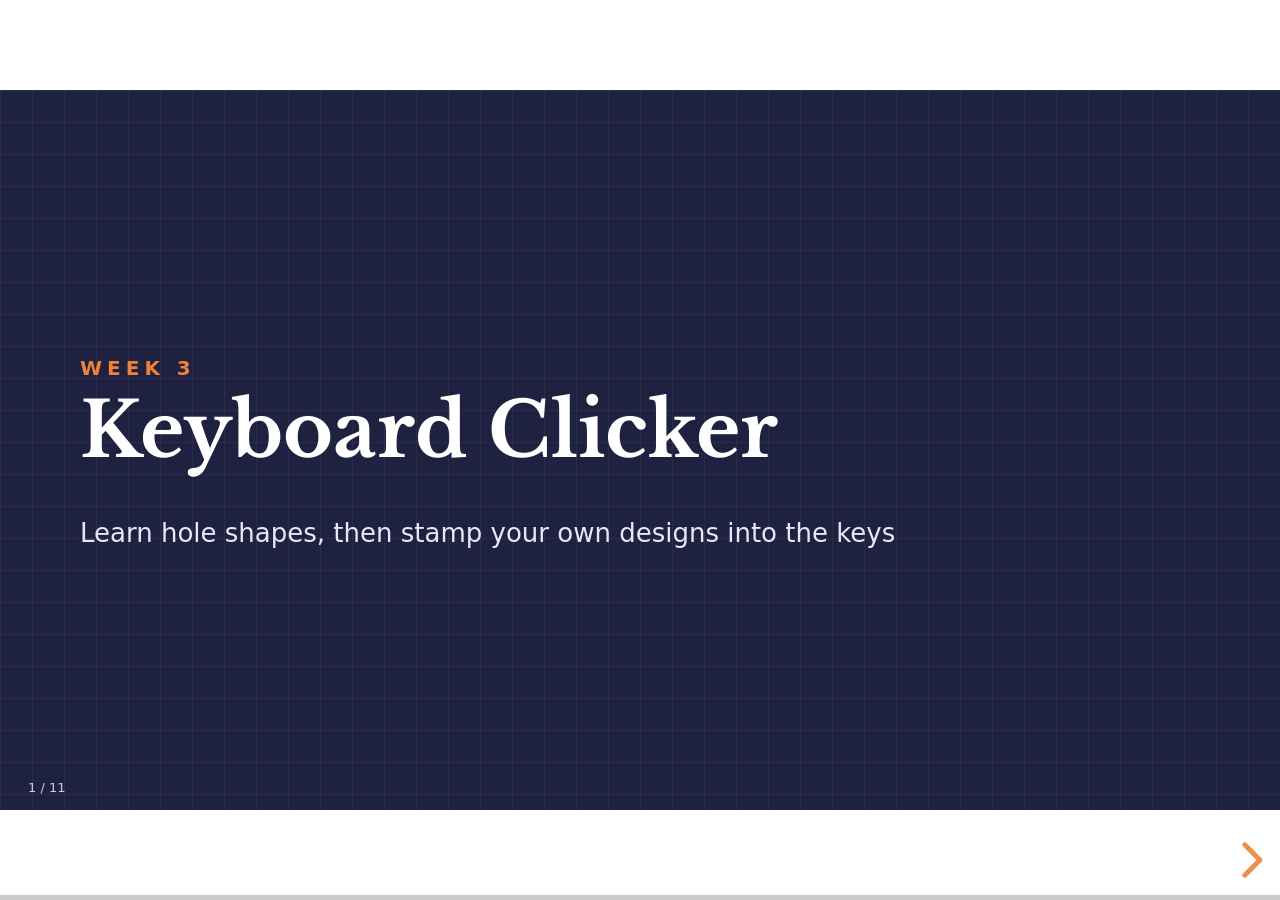
<file: week3.html>
<!doctype html>
<html lang="en">
<head>
<meta charset="utf-8">
<meta name="viewport" content="width=device-width,initial-scale=1">
<title>3D Printing Lab · Week 3: Keyboard Clicker</title>
<meta name="description" content="Learn hole shapes, then stamp your own designs into the keys">
<link rel="icon" href="data:image/svg+xml,%3Csvg xmlns='http://www.w3.org/2000/svg' viewBox='0 0 32 32'%3E%3Crect width='32' height='32' rx='7' fill='%231F2140'/%3E%3Crect x='7' y='9' width='18' height='4' rx='2' fill='%23F6C453'/%3E%3Crect x='5' y='15' width='22' height='4' rx='2' fill='%23EE8239'/%3E%3Crect x='3' y='21' width='26' height='4' rx='2' fill='%23F6C453'/%3E%3C/svg%3E">
<link rel="preconnect" href="https://fonts.googleapis.com"><link rel="preconnect" href="https://fonts.gstatic.com" crossorigin>
<link href="https://fonts.googleapis.com/css2?family=Libre+Baskerville:wght@700&display=swap" rel="stylesheet">
<link rel="stylesheet" href="assets/reveal/reset.css">
<link rel="stylesheet" href="assets/reveal/reveal.css">
<link rel="stylesheet" href="assets/deck.css">
</head>
<body>
<a id="allweeks" href="index.html">&larr; All weeks</a>
<div class="reveal"><div class="slides">
<section class="slide dark cover divider"><div class="kick abs">WEEK 3</div><h2>Keyboard Clicker</h2><p class="s">Learn hole shapes, then stamp your own designs into the keys</p><div class="pg">1 / 11</div><aside class="notes"><p><b>Week 3 Summary [~50 minutes]</b></p><p>Rules review + Week 2 recap (grouping and Ctrl + D): 2 min</p><p>Controls refresher (slide 3): 2 min</p><p>Meet your clicker: 2 min</p><p>Solid vs. hole: 2 min</p><p>Stamp demo, 3 steps, while students watch: 5 min</p><p>Question time: 5 min</p><p>Open Chromebooks, log in, open the clicker design: 5 min</p><p>Build (slide 8 up for duration of build time): 20 min</p><p>Adult checks + send to print: 5 min</p><p>Set up</p><p>Chromebooks stay CLOSED for the lesson. Open after questions.</p><p>Each student copy has the 3-key base (locked), 3 keycaps, and a stamp kit: heart, star, circle and a pre-flipped letter.</p><p>Every stamp is a Hole, 8 x 8 mm, 0.6 mm tall.</p><p>The bases are all the same, so print them ahead of time. Only the keycaps print during or after class.</p><p>Materials: 3 switches and 1 key ring set per student.</p><p>Stand ups and back up slides</p><p>Slides 3 and 8</p><p>Print prep slide 10 (adults only): how to export just the keycaps.</p><p>Assembly slide 11: use when the prints are back.</p></aside></section>
<section class="slide "><h1 class="t">Our Lab Rules</h1><div class="abs " style="left:56px;right:56px;top:140px"><div style="display:grid;grid-template-columns:repeat(4,1fr);gap:22px 22px"><div class="card tile" style="height:236px;padding:20px 22px"><span class="ic" style="--c:#D4494C;width:64px;height:64px;"><svg aria-hidden="true" fill="currentColor" stroke-width="0" viewBox="0 0 448 512" xmlns="http://www.w3.org/2000/svg"><path d="M408.781 128.007C386.356 127.578 368 146.36 368 168.79V256h-8V79.79c0-22.43-18.356-41.212-40.781-40.783C297.488 39.423 280 57.169 280 79v177h-8V40.79C272 18.36 253.644-.422 231.219.007 209.488.423 192 18.169 192 40v216h-8V80.79c0-22.43-18.356-41.212-40.781-40.783C121.488 40.423 104 58.169 104 80v235.992l-31.648-43.519c-12.993-17.866-38.009-21.817-55.877-8.823-17.865 12.994-21.815 38.01-8.822 55.877l125.601 172.705A48 48 0 0 0 172.073 512h197.59c22.274 0 41.622-15.324 46.724-37.006l26.508-112.66a192.011 192.011 0 0 0 5.104-43.975V168c.001-21.831-17.487-39.577-39.218-39.993z"></path></svg></span><h3 style="margin-top:18px;font-size:22px">Hands off printers</h3><p style="font-size:18px">Moving parts can pinch!</p></div><div class="card tile" style="height:236px;padding:20px 22px"><span class="ic" style="--c:#765DCF;width:64px;height:64px;"><svg aria-hidden="true" fill="currentColor" stroke-width="0" viewBox="0 0 512 512" xmlns="http://www.w3.org/2000/svg"><path d="M462.3 62.6C407.5 15.9 326 24.3 275.7 76.2L256 96.5l-19.7-20.3C186.1 24.3 104.5 15.9 49.7 62.6c-62.8 53.6-66.1 149.8-9.9 207.9l193.5 199.8c12.5 12.9 32.8 12.9 45.3 0l193.5-199.8c56.3-58.1 53-154.3-9.8-207.9z"></path></svg></span><h3 style="margin-top:18px;font-size:22px">Kind words and suggestions</h3><p style="font-size:18px">Share ideas kindly. No put-downs.</p></div><div class="card tile" style="height:236px;padding:20px 22px"><span class="ic" style="--c:#406EDC;width:64px;height:64px;"><svg aria-hidden="true" fill="currentColor" stroke-width="0" viewBox="0 0 512 512" xmlns="http://www.w3.org/2000/svg"><path d="M256 32C114.6 32 0 125.1 0 240c0 49.6 21.4 95 57 130.7C44.5 421.1 2.7 466 2.2 466.5c-2.2 2.3-2.8 5.7-1.5 8.7S4.8 480 8 480c66.3 0 116-31.8 140.6-51.4 32.7 12.3 69 19.4 107.4 19.4 141.4 0 256-93.1 256-208S397.4 32 256 32zM128 272c-17.7 0-32-14.3-32-32s14.3-32 32-32 32 14.3 32 32-14.3 32-32 32zm128 0c-17.7 0-32-14.3-32-32s14.3-32 32-32 32 14.3 32 32-14.3 32-32 32zm128 0c-17.7 0-32-14.3-32-32s14.3-32 32-32 32 14.3 32 32-14.3 32-32 32z"></path></svg></span><h3 style="margin-top:18px;font-size:22px">One voice at a time</h3><p style="font-size:18px">Listen when someone is talking.</p></div><div class="card tile" style="height:236px;padding:20px 22px"><span class="ic" style="--c:#4F9B62;width:64px;height:64px;"><svg aria-hidden="true" fill="currentColor" stroke-width="0" viewBox="0 0 384 512" xmlns="http://www.w3.org/2000/svg"><path d="M202.021 0C122.202 0 70.503 32.703 29.914 91.026c-7.363 10.58-5.093 25.086 5.178 32.874l43.138 32.709c10.373 7.865 25.132 6.026 33.253-4.148 25.049-31.381 43.63-49.449 82.757-49.449 30.764 0 68.816 19.799 68.816 49.631 0 22.552-18.617 34.134-48.993 51.164-35.423 19.86-82.299 44.576-82.299 106.405V320c0 13.255 10.745 24 24 24h72.471c13.255 0 24-10.745 24-24v-5.773c0-42.86 125.268-44.645 125.268-160.627C377.504 66.256 286.902 0 202.021 0zM192 373.459c-38.196 0-69.271 31.075-69.271 69.271 0 38.195 31.075 69.27 69.271 69.27s69.271-31.075 69.271-69.271-31.075-69.27-69.271-69.27z"></path></svg></span><h3 style="margin-top:18px;font-size:22px">Questions at the end</h3><p style="font-size:18px">Save them for after the lesson.</p></div><div class="card tile" style="height:236px;padding:20px 22px"><span class="ic" style="--c:#EE8239;width:64px;height:64px;"><svg aria-hidden="true" fill="currentColor" stroke-width="0" viewBox="0 0 448 512" xmlns="http://www.w3.org/2000/svg"><path d="M432 304c0 114.9-93.1 208-208 208S16 418.9 16 304c0-104 76.3-190.2 176-205.5V64h-28c-6.6 0-12-5.4-12-12V12c0-6.6 5.4-12 12-12h120c6.6 0 12 5.4 12 12v40c0 6.6-5.4 12-12 12h-28v34.5c37.5 5.8 71.7 21.6 99.7 44.6l27.5-27.5c4.7-4.7 12.3-4.7 17 0l28.3 28.3c4.7 4.7 4.7 12.3 0 17l-29.4 29.4-.6.6C419.7 223.3 432 262.2 432 304zm-176 36V188.5c0-6.6-5.4-12-12-12h-40c-6.6 0-12 5.4-12 12V340c0 6.6 5.4 12 12 12h40c6.6 0 12-5.4 12-12z"></path></svg></span><h3 style="margin-top:18px;font-size:22px">Focus = build time</h3><p style="font-size:18px">Less focus means less time to build.</p></div><div class="card tile" style="height:236px;padding:20px 22px"><span class="ic" style="--c:#8E93C4;width:64px;height:64px;"><svg aria-hidden="true" fill="currentColor" stroke-width="0" viewBox="0 0 576 512" xmlns="http://www.w3.org/2000/svg"><path d="M512 320s-64 92.65-64 128c0 35.35 28.66 64 64 64s64-28.65 64-64-64-128-64-128zm-9.37-102.94L294.94 9.37C288.69 3.12 280.5 0 272.31 0s-16.38 3.12-22.62 9.37l-81.58 81.58L81.93 4.76c-6.25-6.25-16.38-6.25-22.62 0L36.69 27.38c-6.24 6.25-6.24 16.38 0 22.62l86.19 86.18-94.76 94.76c-37.49 37.48-37.49 98.26 0 135.75l117.19 117.19c18.74 18.74 43.31 28.12 67.87 28.12 24.57 0 49.13-9.37 67.87-28.12l221.57-221.57c12.5-12.5 12.5-32.75.01-45.25zm-116.22 70.97H65.93c1.36-3.84 3.57-7.98 7.43-11.83l13.15-13.15 81.61-81.61 58.6 58.6c12.49 12.49 32.75 12.49 45.24 0s12.49-32.75 0-45.24l-58.6-58.6 58.95-58.95 162.44 162.44-48.34 48.34z"></path></svg></span><h3 style="margin-top:18px;font-size:22px">We print in white</h3><p style="font-size:18px">You can paint your print in Week 5!</p></div><div class="card tile" style="height:236px;padding:20px 22px"><span class="ic" style="--c:#2B2D6E;width:64px;height:64px;"><svg aria-hidden="true" fill="currentColor" stroke-width="0" viewBox="0 0 640 512" xmlns="http://www.w3.org/2000/svg"><path d="M624 448h-80V113.45C544 86.19 522.47 64 496 64H384v64h96v384h144c8.84 0 16-7.16 16-16v-32c0-8.84-7.16-16-16-16zM312.24 1.01l-192 49.74C105.99 54.44 96 67.7 96 82.92V448H16c-8.84 0-16 7.16-16 16v32c0 8.84 7.16 16 16 16h336V33.18c0-21.58-19.56-37.41-39.76-32.17zM264 288c-13.25 0-24-14.33-24-32s10.75-32 24-32 24 14.33 24 32-10.75 32-24 32z"></path></svg></span><h3 style="margin-top:18px;font-size:22px">Stay on task</h3><p style="font-size:18px">Off task means back to your classroom.</p></div><div class="card tile" style="height:236px;padding:20px 22px"><span class="ic" style="--c:#F6C453;width:64px;height:64px;"><svg aria-hidden="true" fill="currentColor" stroke-width="0" viewBox="0 0 448 512" xmlns="http://www.w3.org/2000/svg"><path d="M400 224h-24v-72C376 68.2 307.8 0 224 0S72 68.2 72 152v72H48c-26.5 0-48 21.5-48 48v192c0 26.5 21.5 48 48 48h352c26.5 0 48-21.5 48-48V272c0-26.5-21.5-48-48-48zm-104 0H152v-72c0-39.7 32.3-72 72-72s72 32.3 72 72v72z"></path></svg></span><h3 style="margin-top:18px;font-size:22px">Locked stays locked</h3><p style="font-size:18px">Do not click a padlock to unlock it.</p></div></div></div><div class="pg">2 / 11</div><aside class="notes"><p><b>Our Lab Rules [~ 3 min] Review this slide each week prior to the lesson content</b></p><p>Safety: hands off printers. The printer has a hot nozzle and moving parts that can pinch. The printer will keep moving, even if something is in its path.</p><p>Kind words and suggestions: everyone&#x27;s design is their own artistic vision. Helpful ideas are welcome (&#x27;Have you tried...?&#x27;, &#x27;I like how...&#x27;), but we do not put down others designs.</p><p>Questions at the end: many of your questions will be answered in the lesson material. We answer any questions you still have at the end, this allows us to have more build time.</p><p>White filament: every print comes out white. Painting can be done at home or in week 6.</p><p>Stay on task: if you are off task you may be asked to go back to your classroom.</p><p>Locked items stay locked: some parts are locked on purpose so they stay the right size. Do not click the padlock to unlock them. If something will not move, it is supposed to stay put.</p></aside></section>
<section class="slide "><h1 class="t">Tinkercad Controls</h1><div class="abs " style="left:56px;top:160px"><div class="card hrow" style="width:340px;height:150px;padding:14px 16px;gap:14px"><span class="ic" style="--c:#406EDC;width:56px;height:56px;"><svg aria-hidden="true" fill="currentColor" stroke-width="0" viewBox="0 0 512 512" xmlns="http://www.w3.org/2000/svg"><path d="M352.201 425.775l-79.196 79.196c-9.373 9.373-24.568 9.373-33.941 0l-79.196-79.196c-15.119-15.119-4.411-40.971 16.971-40.97h51.162L228 284H127.196v51.162c0 21.382-25.851 32.09-40.971 16.971L7.029 272.937c-9.373-9.373-9.373-24.569 0-33.941L86.225 159.8c15.119-15.119 40.971-4.411 40.971 16.971V228H228V127.196h-51.23c-21.382 0-32.09-25.851-16.971-40.971l79.196-79.196c9.373-9.373 24.568-9.373 33.941 0l79.196 79.196c15.119 15.119 4.411 40.971-16.971 40.971h-51.162V228h100.804v-51.162c0-21.382 25.851-32.09 40.97-16.971l79.196 79.196c9.373 9.373 9.373 24.569 0 33.941L425.773 352.2c-15.119 15.119-40.971 4.411-40.97-16.971V284H284v100.804h51.23c21.382 0 32.09 25.851 16.971 40.971z"></path></svg></span><div><h3>Move</h3><p>Drag a shape.</p></div></div></div><div class="abs " style="left:422px;top:160px"><div class="card hrow" style="width:340px;height:150px;padding:14px 16px;gap:14px"><span class="ic" style="--c:#4F9B62;width:56px;height:56px;"><svg aria-hidden="true" fill="currentColor" stroke-width="0" viewBox="0 0 448 512" xmlns="http://www.w3.org/2000/svg"><path d="M34.9 289.5l-22.2-22.2c-9.4-9.4-9.4-24.6 0-33.9L207 39c9.4-9.4 24.6-9.4 33.9 0l194.3 194.3c9.4 9.4 9.4 24.6 0 33.9L413 289.4c-9.5 9.5-25 9.3-34.3-.4L264 168.6V456c0 13.3-10.7 24-24 24h-32c-13.3 0-24-10.7-24-24V168.6L69.2 289.1c-9.3 9.8-24.8 10-34.3.4z"></path></svg></span><div><h3>Lift</h3><p>Drag the black cone.</p></div></div></div><div class="abs " style="left:56px;top:338px"><div class="card hrow" style="width:340px;height:150px;padding:14px 16px;gap:14px"><span class="ic" style="--c:#765DCF;width:56px;height:56px;"><svg aria-hidden="true" fill="currentColor" stroke-width="0" viewBox="0 0 512 512" xmlns="http://www.w3.org/2000/svg"><path d="M370.72 133.28C339.458 104.008 298.888 87.962 255.848 88c-77.458.068-144.328 53.178-162.791 126.85-1.344 5.363-6.122 9.15-11.651 9.15H24.103c-7.498 0-13.194-6.807-11.807-14.176C33.933 94.924 134.813 8 256 8c66.448 0 126.791 26.136 171.315 68.685L463.03 40.97C478.149 25.851 504 36.559 504 57.941V192c0 13.255-10.745 24-24 24H345.941c-21.382 0-32.09-25.851-16.971-40.971l41.75-41.749zM32 296h134.059c21.382 0 32.09 25.851 16.971 40.971l-41.75 41.75c31.262 29.273 71.835 45.319 114.876 45.28 77.418-.07 144.315-53.144 162.787-126.849 1.344-5.363 6.122-9.15 11.651-9.15h57.304c7.498 0 13.194 6.807 11.807 14.176C478.067 417.076 377.187 504 256 504c-66.448 0-126.791-26.136-171.315-68.685L48.97 471.03C33.851 486.149 8 475.441 8 454.059V320c0-13.255 10.745-24 24-24z"></path></svg></span><div><h3>Turn</h3><p>Drag the curved arrows.</p></div></div></div><div class="abs " style="left:422px;top:338px"><div class="card hrow" style="width:340px;height:150px;padding:14px 16px;gap:14px"><span class="ic" style="--c:#EE8239;width:56px;height:56px;"><svg aria-hidden="true" fill="currentColor" stroke-width="0" viewBox="0 0 448 512" xmlns="http://www.w3.org/2000/svg"><path d="M0 180V56c0-13.3 10.7-24 24-24h124c6.6 0 12 5.4 12 12v40c0 6.6-5.4 12-12 12H64v84c0 6.6-5.4 12-12 12H12c-6.6 0-12-5.4-12-12zM288 44v40c0 6.6 5.4 12 12 12h84v84c0 6.6 5.4 12 12 12h40c6.6 0 12-5.4 12-12V56c0-13.3-10.7-24-24-24H300c-6.6 0-12 5.4-12 12zm148 276h-40c-6.6 0-12 5.4-12 12v84h-84c-6.6 0-12 5.4-12 12v40c0 6.6 5.4 12 12 12h124c13.3 0 24-10.7 24-24V332c0-6.6-5.4-12-12-12zM160 468v-40c0-6.6-5.4-12-12-12H64v-84c0-6.6-5.4-12-12-12H12c-6.6 0-12 5.4-12 12v124c0 13.3 10.7 24 24 24h124c6.6 0 12-5.4 12-12z"></path></svg></span><div><h3>Resize</h3><p>Drag the white squares.</p></div></div></div><div class="abs " style="left:56px;top:516px"><div class="card hrow" style="width:340px;height:150px;padding:14px 16px;gap:14px"><span class="ic" style="--c:#2B2D6E;width:56px;height:56px;"><svg aria-hidden="true" fill="currentColor" stroke-width="0" viewBox="0 0 512 512" xmlns="http://www.w3.org/2000/svg"><path d="M239.1 6.3l-208 78c-18.7 7-31.1 25-31.1 45v225.1c0 18.2 10.3 34.8 26.5 42.9l208 104c13.5 6.8 29.4 6.8 42.9 0l208-104c16.3-8.1 26.5-24.8 26.5-42.9V129.3c0-20-12.4-37.9-31.1-44.9l-208-78C262 2.2 250 2.2 239.1 6.3zM256 68.4l192 72v1.1l-192 78-192-78v-1.1l192-72zm32 356V275.5l160-65v133.9l-160 80z"></path></svg></span><div><h3>Spin view</h3><p>Hold Ctrl and drag.</p></div></div></div><div class="abs " style="left:422px;top:516px"><div class="card hrow" style="width:340px;height:150px;padding:14px 16px;gap:14px"><span class="ic" style="--c:#D4494C;width:56px;height:56px;"><svg aria-hidden="true" fill="currentColor" stroke-width="0" viewBox="0 0 512 512" xmlns="http://www.w3.org/2000/svg"><path d="M304 192v32c0 6.6-5.4 12-12 12h-56v56c0 6.6-5.4 12-12 12h-32c-6.6 0-12-5.4-12-12v-56h-56c-6.6 0-12-5.4-12-12v-32c0-6.6 5.4-12 12-12h56v-56c0-6.6 5.4-12 12-12h32c6.6 0 12 5.4 12 12v56h56c6.6 0 12 5.4 12 12zm201 284.7L476.7 505c-9.4 9.4-24.6 9.4-33.9 0L343 405.3c-4.5-4.5-7-10.6-7-17V372c-35.3 27.6-79.7 44-128 44C93.1 416 0 322.9 0 208S93.1 0 208 0s208 93.1 208 208c0 48.3-16.4 92.7-44 128h16.3c6.4 0 12.5 2.5 17 7l99.7 99.7c9.3 9.4 9.3 24.6 0 34zM344 208c0-75.2-60.8-136-136-136S72 132.8 72 208s60.8 136 136 136 136-60.8 136-136z"></path></svg></span><div><h3>Zoom</h3><p>Click + or – on the left.</p></div></div></div><div class="keys abs" style="left:820px;top:160px;width:404px;height:502px;padding:22px 26px"><h4>Super keys</h4><div class="k"><b>Ctrl + drag</b><span>Spin the view</span></div><div class="k"><b>Ctrl + Shift + drag</b><span>Move around the screen</span></div><div class="k"><b>Shift + click</b><span>Pick more than one</span></div><div class="k"><b>Shift + drag corner</b><span>Resize evenly</span></div><div class="k"><b>L</b><span>Line things up</span></div><div class="k"><b>Ctrl + Z</b><span>Undo</span></div><div class="k"><b>Ctrl + D</b><span>Copy a shape</span></div><div class="k"><b>Ctrl + G</b><span>Group into one piece</span></div></div><div class="pg">3 / 11</div><aside class="notes"><p><b>Tinkercad Controls: Week 3 refresher [~2 min]</b></p><p>Quick review before the lesson. Chromebooks stay closed.</p><p>Ask students to show you on the slide: Which key picks more than one shape? (Shift + click) Which key copies? (Ctrl + D) Which key groups? (Ctrl + G)</p><p>Point out L (line things up). Today they use it to center a stamp on a key.</p><p>Ctrl + Shift + drag moves around the screen if the design slides off the edge.</p></aside></section>
<section class="slide "><h1 class="t">Meet Your Clicker</h1><div class="cards4" style="top:150px"><div class="card tile c" style="height:390px;padding:32px 20px"><span class="ic" style="--c:#406EDC;width:100px;height:100px;"><svg aria-hidden="true" fill="currentColor" stroke-width="0" viewBox="0 0 512 512" xmlns="http://www.w3.org/2000/svg"><path d="M296 32h192c13.255 0 24 10.745 24 24v160c0 13.255-10.745 24-24 24H296c-13.255 0-24-10.745-24-24V56c0-13.255 10.745-24 24-24zm-80 0H24C10.745 32 0 42.745 0 56v160c0 13.255 10.745 24 24 24h192c13.255 0 24-10.745 24-24V56c0-13.255-10.745-24-24-24zM0 296v160c0 13.255 10.745 24 24 24h192c13.255 0 24-10.745 24-24V296c0-13.255-10.745-24-24-24H24c-13.255 0-24 10.745-24 24zm296 184h192c13.255 0 24-10.745 24-24V296c0-13.255-10.745-24-24-24H296c-13.255 0-24 10.745-24 24v160c0 13.255 10.745 24 24 24z"></path></svg></span><div class="tag">PRE-PRINTED</div><h3 style="font-size:30px;margin-top:6px">Base</h3><p style="font-size:21px;margin-top:8px;line-height:1.4">Holds 3 switches. It is ready-made and locked.</p></div><div class="card tile c" style="height:390px;padding:32px 20px"><span class="ic" style="--c:#D4494C;width:100px;height:100px;"><svg aria-hidden="true" fill="currentColor" stroke-width="0" viewBox="0 0 576 512" xmlns="http://www.w3.org/2000/svg"><path d="M215.03 71.05L126.06 160H24c-13.26 0-24 10.74-24 24v144c0 13.25 10.74 24 24 24h102.06l88.97 88.95c15.03 15.03 40.97 4.47 40.97-16.97V88.02c0-21.46-25.96-31.98-40.97-16.97zm233.32-51.08c-11.17-7.33-26.18-4.24-33.51 6.95-7.34 11.17-4.22 26.18 6.95 33.51 66.27 43.49 105.82 116.6 105.82 195.58 0 78.98-39.55 152.09-105.82 195.58-11.17 7.32-14.29 22.34-6.95 33.5 7.04 10.71 21.93 14.56 33.51 6.95C528.27 439.58 576 351.33 576 256S528.27 72.43 448.35 19.97zM480 256c0-63.53-32.06-121.94-85.77-156.24-11.19-7.14-26.03-3.82-33.12 7.46s-3.78 26.21 7.41 33.36C408.27 165.97 432 209.11 432 256s-23.73 90.03-63.48 115.42c-11.19 7.14-14.5 22.07-7.41 33.36 6.51 10.36 21.12 15.14 33.12 7.46C447.94 377.94 480 319.54 480 256zm-141.77-76.87c-11.58-6.33-26.19-2.16-32.61 9.45-6.39 11.61-2.16 26.2 9.45 32.61C327.98 228.28 336 241.63 336 256c0 14.38-8.02 27.72-20.92 34.81-11.61 6.41-15.84 21-9.45 32.61 6.43 11.66 21.05 15.8 32.61 9.45 28.23-15.55 45.77-45 45.77-76.88s-17.54-61.32-45.78-76.86z"></path></svg></span><h3 style="font-size:30px;margin-top:24px">Switches</h3><p style="font-size:21px;margin-top:8px;line-height:1.4">They make the click!</p></div><div class="card tile c" style="height:390px;padding:32px 20px"><span class="ic" style="--c:#EE8239;width:100px;height:100px;"><svg aria-hidden="true" fill="currentColor" stroke-width="0" viewBox="0 0 576 512" xmlns="http://www.w3.org/2000/svg"><path d="M259.3 17.8L194 150.2 47.9 171.5c-26.2 3.8-36.7 36.1-17.7 54.6l105.7 103-25 145.5c-4.5 26.3 23.2 46 46.4 33.7L288 439.6l130.7 68.7c23.2 12.2 50.9-7.4 46.4-33.7l-25-145.5 105.7-103c19-18.5 8.5-50.8-17.7-54.6L382 150.2 316.7 17.8c-11.7-23.6-45.6-23.9-57.4 0z"></path></svg></span><div class="tag">YOU DESIGN IT</div><h3 style="font-size:30px;margin-top:6px">Keycaps</h3><p style="font-size:21px;margin-top:8px;line-height:1.4">You stamp a design into each key.</p></div><div class="card tile c" style="height:390px;padding:32px 20px"><span class="ic" style="--c:#4F9B62;width:100px;height:100px;"><svg aria-hidden="true" fill="currentColor" stroke-width="0" viewBox="0 0 512 512" xmlns="http://www.w3.org/2000/svg"><path d="M512 176.001C512 273.203 433.202 352 336 352c-11.22 0-22.19-1.062-32.827-3.069l-24.012 27.014A23.999 23.999 0 0 1 261.223 384H224v40c0 13.255-10.745 24-24 24h-40v40c0 13.255-10.745 24-24 24H24c-13.255 0-24-10.745-24-24v-78.059c0-6.365 2.529-12.47 7.029-16.971l161.802-161.802C163.108 213.814 160 195.271 160 176 160 78.798 238.797.001 335.999 0 433.488-.001 512 78.511 512 176.001zM336 128c0 26.51 21.49 48 48 48s48-21.49 48-48-21.49-48-48-48-48 21.49-48 48z"></path></svg></span><h3 style="font-size:30px;margin-top:24px">Key ring</h3><p style="font-size:21px;margin-top:8px;line-height:1.4">Clips your clicker to a backpack.</p></div></div><div class="pg">4 / 11</div><aside class="notes"><p><b>Meet Your Clicker [~2 min]</b></p><p>Hold up a finished clicker if you have one. Let students hear the click.</p><p>Base: we print it ahead of time. It is locked in Tinkercad so it stays the right size for the switches.</p><p>It’s visible for context</p><p>Switches: these come from the store. They are the same switches that are inside a computer keyboard.</p><p>Keycaps: this is the part YOU design today.</p><p>Key ring: added at the end.</p></aside></section>
<section class="slide "><h1 class="t">Solid Adds, Hole Cuts</h1><div class="abs " style="left:56px;top:130px"><div style="width:560px;height:390px;border-radius:24px;background:#E5ECFC;position:relative;box-shadow:0 3px 14px rgba(31,33,64,.12)"><div class="row" style="align-items:center;gap:14px;padding:22px 26px;font-size:30px;font-weight:800;color:#406EDC"><span class="ic" style="--c:#406EDC;width:56px;height:56px;"><svg aria-hidden="true" fill="currentColor" stroke-width="0" viewBox="0 0 448 512" xmlns="http://www.w3.org/2000/svg"><path d="M400 32H48C21.5 32 0 53.5 0 80v352c0 26.5 21.5 48 48 48h352c26.5 0 48-21.5 48-48V80c0-26.5-21.5-48-48-48zm-32 252c0 6.6-5.4 12-12 12h-92v92c0 6.6-5.4 12-12 12h-56c-6.6 0-12-5.4-12-12v-92H92c-6.6 0-12-5.4-12-12v-56c0-6.6 5.4-12 12-12h92v-92c0-6.6 5.4-12 12-12h56c6.6 0 12 5.4 12 12v92h92c6.6 0 12 5.4 12 12v56z"></path></svg></span>Solid</div><div style="position:absolute;left:190px;top:100px;width:180px;height:180px;background:#fff;border-radius:18px;border:3px solid #C9CCE8;display:grid;place-items:center"><svg viewBox="0 0 24 24" width="120" height="120"><path d="M12 21s-7-4.4-9.5-9C.9 8.5 3 5 6.5 5c2 0 3.7 1 5.5 3 1.8-2 3.5-3 5.5-3 3.5 0 5.6 3.5 4 7-2.5 4.6-9.5 9-9.5 9z" fill="#406EDC"/></svg></div><div style="position:absolute;left:0;right:0;top:300px;text-align:center"><div style="font-size:26px;font-weight:800;color:#406EDC">Solid adds plastic.</div><div style="font-size:17px;color:#4A4E73;margin-top:6px">It sticks up off the key.</div></div></div></div><div class="abs " style="left:664px;top:130px"><div style="width:560px;height:390px;border-radius:24px;background:#FDEBDD;position:relative;box-shadow:0 3px 14px rgba(31,33,64,.12)"><div class="row" style="align-items:center;gap:14px;padding:22px 26px;font-size:30px;font-weight:800;color:#EE8239"><span class="ic" style="--c:#EE8239;width:56px;height:56px;"><svg aria-hidden="true" fill="currentColor" stroke-width="0" viewBox="0 0 448 512" xmlns="http://www.w3.org/2000/svg"><path d="M400 32H48C21.5 32 0 53.5 0 80v352c0 26.5 21.5 48 48 48h352c26.5 0 48-21.5 48-48V80c0-26.5-21.5-48-48-48zM92 296c-6.6 0-12-5.4-12-12v-56c0-6.6 5.4-12 12-12h264c6.6 0 12 5.4 12 12v56c0 6.6-5.4 12-12 12H92z"></path></svg></span>Hole</div><div style="position:absolute;left:190px;top:100px;width:180px;height:180px;background:#fff;border-radius:18px;border:3px solid #C9CCE8;display:grid;place-items:center"><svg viewBox="0 0 24 24" width="120" height="120"><defs><pattern id="h1" width="1.6" height="1.6" patternUnits="userSpaceOnUse" patternTransform="rotate(45)"><rect width="1.6" height="1.6" fill="#fff"/><rect width=".7" height="1.6" fill="#1F2140"/></pattern></defs><path d="M12 21s-7-4.4-9.5-9C.9 8.5 3 5 6.5 5c2 0 3.7 1 5.5 3 1.8-2 3.5-3 5.5-3 3.5 0 5.6 3.5 4 7-2.5 4.6-9.5 9-9.5 9z" fill="url(#h1)" stroke="#1F2140" stroke-width=".7"/></svg></div><div style="position:absolute;left:0;right:0;top:300px;text-align:center"><div style="font-size:26px;font-weight:800;color:#EE8239">Hole cuts plastic away.</div><div style="font-size:17px;color:#4A4E73;margin-top:6px">Click Hole in the Shape panel.</div></div></div></div><div class="banner" style="top:540px;height:112px;font-size:22px"><span class="ic" style="--c:#F6C453;width:36px;height:36px;"><svg aria-hidden="true" fill="currentColor" stroke-width="0" viewBox="0 0 352 512" xmlns="http://www.w3.org/2000/svg"><path d="M96.06 454.35c.01 6.29 1.87 12.45 5.36 17.69l17.09 25.69a31.99 31.99 0 0 0 26.64 14.28h61.71a31.99 31.99 0 0 0 26.64-14.28l17.09-25.69a31.989 31.989 0 0 0 5.36-17.69l.04-38.35H96.01l.05 38.35zM0 176c0 44.37 16.45 84.85 43.56 115.78 16.52 18.85 42.36 58.23 52.21 91.45.04.26.07.52.11.78h160.24c.04-.26.07-.51.11-.78 9.85-33.22 35.69-72.6 52.21-91.45C335.55 260.85 352 220.37 352 176 352 78.61 272.91-.3 175.45 0 73.44.31 0 82.97 0 176zm176-80c-44.11 0-80 35.89-80 80 0 8.84-7.16 16-16 16s-16-7.16-16-16c0-61.76 50.24-112 112-112 8.84 0 16 7.16 16 16s-7.16 16-16 16z"></path></svg></span><div><b>Why holes?</b> Keys print upside down, so a design that sticks out would print in the air and fall apart. A dent prints clean, and you can color it in with a paint pen</div></div><div class="pg">5 / 11</div><aside class="notes"><p><b>Solid Adds, Hole Cuts [~2 min]</b></p><p>New concept this week: hole shapes.</p><p>A Solid shape adds plastic. A Hole shape cuts plastic away, like a cookie cutter or a stamp pressed into clay.</p><p>In Tinkercad, a Hole looks striped and see-through. That is how you know it is a hole.</p><p>Any shape can be a Hole: click it, then click Hole in the Shape panel.</p><p>Holes only cut when they are grouped with a solid (Ctrl + G).</p><p>Why holes and not solids: the keycap prints upside down, with the key top flat on the build plate. A raised design would sit under the cap with nothing to hold it up, so it would print in mid-air, droop or fail. A dent prints cleanly on the flat bed.</p><p>Bonus: a dent feels smooth to press, and it is easy to fill with a paint pen in Week 5.</p></aside></section>
<section class="slide "><h1 class="t">Stamp Your Keys: 3 Steps</h1><div class="abs " style="left:56px;top:150px;width:560px"><div class="col" style="gap:62px"><div class="step"><span class="num" style="--c:#2B2D6E;width:44px;height:44px;font-size:22px">1</span><div><b>Pick a stamp.</b><span class="d" style="font-size:19px">Click it, press Ctrl + D, and drag the copy next to a key.</span></div></div><div class="step"><span class="num" style="--c:#EE8239;width:44px;height:44px;font-size:22px">2</span><div><b>Line it up.</b><span class="d" style="font-size:19px">Shift + click both, press L. Click the middle dots and the bottom dot.</span></div></div><div class="step"><span class="num" style="--c:#2B2D6E;width:44px;height:44px;font-size:22px">3</span><div><b>Group it.</b><span class="d" style="font-size:19px">Press Ctrl + G. Your design is cut in!</span></div></div></div></div><div class="abs " style="left:664px;top:130px"><div class="tint card" style="width:560px;height:520px;position:relative;box-shadow:0 3px 14px rgba(31,33,64,.12)"><div style="position:absolute;left:40px;top:34px;width:116px;height:116px;background:#fff;border-radius:16px;border:3px solid #C9CCE8"></div><div style="position:absolute;left:176px;top:52px"><svg viewBox="0 0 24 24" width="80" height="80"><defs><pattern id="h2" width="1.6" height="1.6" patternUnits="userSpaceOnUse" patternTransform="rotate(45)"><rect width="1.6" height="1.6" fill="#fff"/><rect width=".7" height="1.6" fill="#1F2140"/></pattern></defs><path d="M12 21s-7-4.4-9.5-9C.9 8.5 3 5 6.5 5c2 0 3.7 1 5.5 3 1.8-2 3.5-3 5.5-3 3.5 0 5.6 3.5 4 7-2.5 4.6-9.5 9-9.5 9z" fill="url(#h2)" stroke="#1F2140" stroke-width=".7"/></svg></div><div style="position:absolute;left:320px;top:84px;font-size:17px;font-weight:800">Before: next to the key</div><div style="position:absolute;left:84px;top:172px;color:#8E93C4"><svg width=34 height=34 aria-hidden="true" fill="currentColor" stroke-width="0" viewBox="0 0 448 512" xmlns="http://www.w3.org/2000/svg"><path d="M413.1 222.5l22.2 22.2c9.4 9.4 9.4 24.6 0 33.9L241 473c-9.4 9.4-24.6 9.4-33.9 0L12.7 278.6c-9.4-9.4-9.4-24.6 0-33.9l22.2-22.2c9.5-9.5 25-9.3 34.3.4L184 343.4V56c0-13.3 10.7-24 24-24h32c13.3 0 24 10.7 24 24v287.4l114.8-120.5c9.3-9.8 24.8-10 34.3-.4z"></path></svg></div><div style="position:absolute;left:134px;top:176px;font-size:17px;font-weight:800;color:#EE8239">L + dots</div><div style="position:absolute;left:40px;top:244px;width:116px;height:116px;background:#fff;border-radius:16px;border:3px solid #C9CCE8;display:grid;place-items:center"><svg viewBox="0 0 24 24" width="80" height="80"><defs><pattern id="h3" width="1.6" height="1.6" patternUnits="userSpaceOnUse" patternTransform="rotate(45)"><rect width="1.6" height="1.6" fill="#fff"/><rect width=".7" height="1.6" fill="#1F2140"/></pattern></defs><path d="M12 21s-7-4.4-9.5-9C.9 8.5 3 5 6.5 5c2 0 3.7 1 5.5 3 1.8-2 3.5-3 5.5-3 3.5 0 5.6 3.5 4 7-2.5 4.6-9.5 9-9.5 9z" fill="url(#h3)" stroke="#1F2140" stroke-width=".7"/></svg></div><div style="position:absolute;left:320px;top:268px;font-size:17px;font-weight:800;line-height:1.3">After: centered on<br>the key</div><div style="position:absolute;left:0;right:0;top:446px;text-align:center;font-size:20px;font-weight:800;color:#D4494C">Next to the key, not on top!</div></div></div><div class="pg">6 / 11</div><aside class="notes"><p><b>Stamp Your Keys: 3 Steps [~5 min]</b></p><p>Optional LIVE DEMO on the projector while students watch. Chromebooks stay closed until after questions.</p><p>1. Pick: click a stamp from the kit and press Ctrl + D to copy it, so the original stays in the kit. Drag the copy NEXT TO a keycap.</p><p>2. Line up: Shift + click the stamp and the keycap, then press L. Click the middle dot on each flat line and the bottom dot on the up-and-down line. The stamp jumps to the center of the key top.</p><p>3. Group: Ctrl + G. The shape is now cut into the key.</p><p>Why next to, not on top: if you drag a shape onto another object, Tinkercad sets it on top. That puts the stamp on the open underside of the cap and nothing gets cut. The bottom dot puts the stamp back at the key top, which sits on the Workplane because the caps print upside down.</p><p>Repeat for each key. A key can also stay blank.</p></aside></section>
<section class="slide dark cover q"><div class="kick abs">QUESTION TIME</div><h2>Any Questions?</h2><p class="s">Raise your hand and wait to be called. One voice at a time.</p><div class="abs " style="left:972px;top:500px"><span class="ic" style="--c:#EE8239;width:180px;height:180px;font:800 110px/1 var(--serif)">?</span></div><div class="pg">7 / 11</div><aside class="notes"><p><b>Questions [~5 min]</b></p><p>Answer questions the students may have.</p></aside></section>
<section class="slide "><h1 class="t">Clicker Build Station</h1><div class="bs steps-p"><h4>Steps</h4><ol><li class=""><span class="num" style="--c:#2B2D6E;width:34px;height:34px;font-size:18px">1</span><span>Open your clicker design</span></li><li class=""><span class="num" style="--c:#2B2D6E;width:34px;height:34px;font-size:18px">2</span><span>Copy a stamp: Ctrl + D</span></li><li class="hl"><span class="num" style="--c:#EE8239;width:34px;height:34px;font-size:18px">3</span><span>Drag it next to a key</span></li><li class=""><span class="num" style="--c:#2B2D6E;width:34px;height:34px;font-size:18px">4</span><span>Line up: L + dots</span></li><li class="hl"><span class="num" style="--c:#EE8239;width:34px;height:34px;font-size:18px">5</span><span>Group: Ctrl + G</span></li><li class=""><span class="num" style="--c:#2B2D6E;width:34px;height:34px;font-size:18px">6</span><span>Repeat for each key</span></li><li class=""><span class="num" style="--c:#2B2D6E;width:34px;height:34px;font-size:18px">7</span><span>Rename: name ready clicker</span></li></ol></div><div class="bs rules-p"><h4 id="x">Stamp Rules</h4><ol><li><span class="sw" style="background:#D4494C">X</span><span>8 mm wide</span></li><li><span class="sw" style="background:#4F9B62">Y</span><span>8 mm long</span></li><li><span class="sw" style="background:#406EDC">Z</span><span>0.6 mm deep</span></li><li><span class="sw" style="background:#F6C453"><svg aria-hidden="true" fill="currentColor" stroke-width="0" viewBox="0 0 448 512" xmlns="http://www.w3.org/2000/svg"><path d="M400 224h-24v-72C376 68.2 307.8 0 224 0S72 68.2 72 152v72H48c-26.5 0-48 21.5-48 48v192c0 26.5 21.5 48 48 48h352c26.5 0 48-21.5 48-48V272c0-26.5-21.5-48-48-48zm-104 0H152v-72c0-39.7 32.3-72 72-72s72 32.3 72 72v72z"></path></svg></span><span>Base stays locked</span></li><li><span class="sw" style="background:#fff"></span><span>Prints in white</span></li></ol></div><div class="bs check-p"><h4>Check before you raise your hand</h4><ol style="gap:16px;margin-top:22px"><li><span class="bx"></span><span>Stamps are striped Holes</span></li><li><span class="bx"></span><span>Stamps centered on keys</span></li><li><span class="bx"></span><span>Each stamp grouped</span></li><li><span class="bx"></span><span>Letters look backwards</span></li><li><span class="bx"></span><span>Base not moved</span></li><li><span class="bx"></span><span>Project renamed</span></li></ol></div><div class="banner light" style="top:600px;height:60px;font-size:20px"><span class="ic" style="--c:#F6C453;width:36px;height:36px;"><svg aria-hidden="true" fill="currentColor" stroke-width="0" viewBox="0 0 576 512" xmlns="http://www.w3.org/2000/svg"><path d="M259.3 17.8L194 150.2 47.9 171.5c-26.2 3.8-36.7 36.1-17.7 54.6l105.7 103-25 145.5c-4.5 26.3 23.2 46 46.4 33.7L288 439.6l130.7 68.7c23.2 12.2 50.9-7.4 46.4-33.7l-25-145.5 105.7-103c19-18.5 8.5-50.8-17.7-54.6L382 150.2 316.7 17.8c-11.7-23.6-45.6-23.9-57.4 0z"></path></svg></span><div><b>All checked?</b> Raise your hand for a check. Then work on your Free Design!</div></div><div class="pg">8 / 11</div><aside class="notes"><p><b>Clicker Build Station [~20 min] Print and place in stand up</b></p><p>When a student raises a hand, spin the view and check from the side:</p><p>Each stamp is a Hole (striped) and sits on the key top, not on the open underside.</p><p>Each stamp is inside the key edge and grouped with its key.</p><p>Any letter reads backwards on screen. It prints the right way because the caps print upside down.</p><p>The base still has 3 holes and the ring tab. If not, Ctrl + Z.</p><p>Project renamed: name ready clicker.</p><p>Checked students move on to their Free Design.</p><p>Tip</p><p>Before printing, see slide 10: export only the keycaps.</p></aside></section>
<section class="slide "><h1 class="t">Stamp Helper</h1><div class="abs " style="left:56px;right:56px;top:150px"><div style="display:grid;grid-template-columns:1fr 1fr;gap:28px"><div class="card hrow" style="height:210px;padding:0 30px;gap:26px"><span class="ic" style="--c:#406EDC;width:88px;height:88px;"><svg aria-hidden="true" fill="currentColor" stroke-width="0" viewBox="0 0 448 512" xmlns="http://www.w3.org/2000/svg"><path d="M413.1 222.5l22.2 22.2c9.4 9.4 9.4 24.6 0 33.9L241 473c-9.4 9.4-24.6 9.4-33.9 0L12.7 278.6c-9.4-9.4-9.4-24.6 0-33.9l22.2-22.2c9.5-9.5 25-9.3 34.3.4L184 343.4V56c0-13.3 10.7-24 24-24h32c13.3 0 24 10.7 24 24v287.4l114.8-120.5c9.3-9.8 24.8-10 34.3-.4z"></path></svg></span><div><h3 style="font-size:27px">Stamp landed on top?</h3><p style="font-size:21px">Click both, press L, then click the bottom dot.</p></div></div><div class="card hrow" style="height:210px;padding:0 30px;gap:26px"><span class="ic" style="--c:#765DCF;width:88px;height:88px;"><svg aria-hidden="true" fill="currentColor" stroke-width="0" viewBox="0 0 448 512" xmlns="http://www.w3.org/2000/svg"><path d="M432 416h-23.41L277.88 53.69A32 32 0 0 0 247.58 32h-47.16a32 32 0 0 0-30.3 21.69L39.41 416H16a16 16 0 0 0-16 16v32a16 16 0 0 0 16 16h128a16 16 0 0 0 16-16v-32a16 16 0 0 0-16-16h-19.58l23.3-64h152.56l23.3 64H304a16 16 0 0 0-16 16v32a16 16 0 0 0 16 16h128a16 16 0 0 0 16-16v-32a16 16 0 0 0-16-16zM176.85 272L224 142.51 271.15 272z"></path></svg></span><div><h3 style="font-size:27px">Using a letter?</h3><p style="font-size:21px">It should look backwards on screen. Ask an adult to check.</p></div></div><div class="card hrow" style="height:210px;padding:0 30px;gap:26px"><span class="ic" style="--c:#EE8239;width:88px;height:88px;"><svg aria-hidden="true" fill="currentColor" stroke-width="0" viewBox="0 0 512 512" xmlns="http://www.w3.org/2000/svg"><path d="M212.333 224.333H12c-6.627 0-12-5.373-12-12V12C0 5.373 5.373 0 12 0h48c6.627 0 12 5.373 12 12v78.112C117.773 39.279 184.26 7.47 258.175 8.007c136.906.994 246.448 111.623 246.157 248.532C504.041 393.258 393.12 504 256.333 504c-64.089 0-122.496-24.313-166.51-64.215-5.099-4.622-5.334-12.554-.467-17.42l33.967-33.967c4.474-4.474 11.662-4.717 16.401-.525C170.76 415.336 211.58 432 256.333 432c97.268 0 176-78.716 176-176 0-97.267-78.716-176-176-176-58.496 0-110.28 28.476-142.274 72.333h98.274c6.627 0 12 5.373 12 12v48c0 6.627-5.373 12-12 12z"></path></svg></span><div><h3 style="font-size:27px">Moved something by mistake?</h3><p style="font-size:21px">Press Ctrl + Z to undo.</p></div></div><div class="card hrow" style="height:210px;padding:0 30px;gap:26px"><span class="ic" style="--c:#4F9B62;width:88px;height:88px;"><svg aria-hidden="true" fill="currentColor" stroke-width="0" viewBox="0 0 448 512" xmlns="http://www.w3.org/2000/svg"><path d="M0 180V56c0-13.3 10.7-24 24-24h124c6.6 0 12 5.4 12 12v40c0 6.6-5.4 12-12 12H64v84c0 6.6-5.4 12-12 12H12c-6.6 0-12-5.4-12-12zM288 44v40c0 6.6 5.4 12 12 12h84v84c0 6.6 5.4 12 12 12h40c6.6 0 12-5.4 12-12V56c0-13.3-10.7-24-24-24H300c-6.6 0-12 5.4-12 12zm148 276h-40c-6.6 0-12 5.4-12 12v84h-84c-6.6 0-12 5.4-12 12v40c0 6.6 5.4 12 12 12h124c13.3 0 24-10.7 24-24V332c0-6.6-5.4-12-12-12zM160 468v-40c0-6.6-5.4-12-12-12H64v-84c0-6.6-5.4-12-12-12H12c-6.6 0-12 5.4-12 12v124c0 13.3 10.7 24 24 24h124c6.6 0 12-5.4 12-12z"></path></svg></span><div><h3 style="font-size:27px">Stamp too big?</h3><p style="font-size:21px">Keep it inside the key edge. Shift + drag a corner.</p></div></div></div></div><div class="pg">9 / 11</div><aside class="notes"><p><b>Stamp Helper [BACKUP SLIDE]</b></p><p>Put up for individuals as needed or place in stand ups on tables.</p><p>Stamp on top: the stamp was dragged onto the cap and landed on its open underside. Align with L and the bottom dot to put it back on the Workplane.</p><p>Letters: the caps print upside down, so letters must be flipped (M, then the left-right arrow).</p><p>Symmetrical letters (A, H, I, M, O, T, U, V, W, X, Y) do not need it.</p><p>Ctrl + Z undoes the last step. Ungroup with Ctrl + Shift + G if needed.</p><p>Shift + drag a corner resizes evenly. Keep stamps at least about 5 mm so they show.</p></aside></section>
<section class="slide "><h1 class="t">Before You Print: Keycaps Only</h1><div class="abs " style="left:56px;top:108px"><span style="font-size:15px;font-weight:800;color:#EE8239">FOR ADULTS</span>&nbsp; <span style="font-size:18px;color:#4A4E73">The text, the base and unused stamps should never print with the keycaps.</span></div><div class="abs " style="left:56px;right:56px;top:156px"><div style="display:grid;grid-template-columns:1fr 1fr;gap:28px"><div class="card" style="padding:28px 30px;height:360px"><div class="row" style="align-items:center;gap:16px;margin-bottom:22px"><span class="ic" style="--c:#406EDC;width:76px;height:76px;"><svg aria-hidden="true" fill="currentColor" stroke-width="0" viewBox="0 0 512 512" xmlns="http://www.w3.org/2000/svg"><path d="M500 224h-30.364C455.724 130.325 381.675 56.276 288 42.364V12c0-6.627-5.373-12-12-12h-40c-6.627 0-12 5.373-12 12v30.364C130.325 56.276 56.276 130.325 42.364 224H12c-6.627 0-12 5.373-12 12v40c0 6.627 5.373 12 12 12h30.364C56.276 381.675 130.325 455.724 224 469.636V500c0 6.627 5.373 12 12 12h40c6.627 0 12-5.373 12-12v-30.364C381.675 455.724 455.724 381.675 469.636 288H500c6.627 0 12-5.373 12-12v-40c0-6.627-5.373-12-12-12zM288 404.634V364c0-6.627-5.373-12-12-12h-40c-6.627 0-12 5.373-12 12v40.634C165.826 392.232 119.783 346.243 107.366 288H148c6.627 0 12-5.373 12-12v-40c0-6.627-5.373-12-12-12h-40.634C119.768 165.826 165.757 119.783 224 107.366V148c0 6.627 5.373 12 12 12h40c6.627 0 12-5.373 12-12v-40.634C346.174 119.768 392.217 165.757 404.634 224H364c-6.627 0-12 5.373-12 12v40c0 6.627 5.373 12 12 12h40.634C392.232 346.174 346.243 392.217 288 404.634zM288 256c0 17.673-14.327 32-32 32s-32-14.327-32-32c0-17.673 14.327-32 32-32s32 14.327 32 32z"></path></svg></span><h3 style="margin:0;font-size:30px">1. Export selected shapes</h3></div><p style="margin:0 0 20px;font-size:22px;line-height:1.45;color:#4A4E73"><b style="color:#EE8239">How:</b> Select the 3 keycaps, then Export → The selected shapes.</p><p style="margin:0;font-size:22px;line-height:1.45;color:#4A4E73"><b style="color:#EE8239">Why:</b> Only the keycaps go to the printer. Use it every time you export.</p></div><div class="card" style="padding:28px 30px;height:360px"><div class="row" style="align-items:center;gap:16px;margin-bottom:22px"><span class="ic" style="--c:#EE8239;width:76px;height:76px;"><svg aria-hidden="true" fill="currentColor" stroke-width="0" viewBox="0 0 448 512" xmlns="http://www.w3.org/2000/svg"><path d="M400 32H48C21.5 32 0 53.5 0 80v352c0 26.5 21.5 48 48 48h352c26.5 0 48-21.5 48-48V80c0-26.5-21.5-48-48-48zM92 296c-6.6 0-12-5.4-12-12v-56c0-6.6 5.4-12 12-12h264c6.6 0 12 5.4 12 12v56c0 6.6-5.4 12-12 12H92z"></path></svg></span><h3 style="margin:0;font-size:30px">2. Make the text a Hole</h3></div><p style="margin:0 0 20px;font-size:22px;line-height:1.45;color:#4A4E73"><b style="color:#EE8239">How:</b> Click the text, then click Hole in the Shape panel.</p><p style="margin:0;font-size:22px;line-height:1.45;color:#4A4E73"><b style="color:#EE8239">Why:</b> Tinkercad never exports a Hole that is not grouped, so the text cannot print by accident. Unused Hole stamps stay out too.</p></div></div></div><div class="banner light" style="top:552px;height:64px;font-size:21px"><span class="ic" style="--c:#4F9B62;width:36px;height:36px;"><svg aria-hidden="true" fill="currentColor" stroke-width="0" viewBox="0 0 512 512" xmlns="http://www.w3.org/2000/svg"><path d="M173.898 439.404l-166.4-166.4c-9.997-9.997-9.997-26.206 0-36.204l36.203-36.204c9.997-9.998 26.207-9.998 36.204 0L192 312.69 432.095 72.596c9.997-9.997 26.207-9.997 36.204 0l36.203 36.204c9.997 9.997 9.997 26.206 0 36.204l-294.4 294.401c-9.998 9.997-26.207 9.997-36.204-.001z"></path></svg></span><div><b>Check the first export in your slicer:</b> only 3 keycaps on the plate.</div></div><div class="pg">10 / 11</div><aside class="notes"><p><b>Before You Print: Keycaps Only [ADULT PREP SLIDE]</b></p><p>Not for students. Use when sending keycaps to print after class.</p><p>The workplane is not the printer bed. Every solid object in the design exports, even if it sits off the workplane.</p><p>Method 1</p><p>Export selected shapes: select the 3 keycaps, then Export and choose The selected shapes. Purpose: only the keycaps print. This is the most reliable method.</p><p>Method 2</p><p>Make the text a Hole: click the instruction text, then click Hole. Purpose: Tinkercad does not export ungrouped holes, so the text can never print by accident. It looks gray and striped instead of red.</p><p>Because the stamps are Holes, any stamp a student did not use is also left out of the export.</p><p>Print the bases separately. They are all the same, so print them ahead of time.</p><p>Open the first export in the slicer and check that only the 3 keycaps are on the plate before printing a full center.</p></aside></section>
<section class="slide "><h1 class="t">Assembly Day: Snap It Together</h1><div class="cards3" style="top:160px"><div class="card tile c" style="height:430px;padding:34px 22px"><span class="ic" style="--c:#406EDC;width:156px;height:156px;"><svg aria-hidden="true" fill="currentColor" stroke-width="0" viewBox="0 0 448 512" xmlns="http://www.w3.org/2000/svg"><path d="M448 240v96c0 3.084-.356 6.159-1.063 9.162l-32 136C410.686 499.23 394.562 512 376 512H168a40.004 40.004 0 0 1-32.35-16.473l-127.997-176c-12.993-17.866-9.043-42.883 8.822-55.876 17.867-12.994 42.884-9.043 55.877 8.823L104 315.992V40c0-22.091 17.908-40 40-40s40 17.909 40 40v200h8v-40c0-22.091 17.908-40 40-40s40 17.909 40 40v40h8v-24c0-22.091 17.908-40 40-40s40 17.909 40 40v24h8c0-22.091 17.908-40 40-40s40 17.909 40 40zm-256 80h-8v96h8v-96zm88 0h-8v96h8v-96zm88 0h-8v96h8v-96z"></path></svg></span><h3 style="font:700 34px var(--serif);margin:30px 0 14px">1. Switches in</h3><p style="font-size:21px;line-height:1.4">Push each switch into the base until it clicks.</p></div><div class="arrow"><svg viewBox="0 0 36 36" fill="currentColor"><path d="M4 11h14V5l14 13-14 13v-6H4z"/></svg></div><div class="card tile c" style="height:430px;padding:34px 22px"><span class="ic" style="--c:#EE8239;width:156px;height:156px;"><svg aria-hidden="true" fill="currentColor" stroke-width="0" viewBox="0 0 576 512" xmlns="http://www.w3.org/2000/svg"><path d="M528 448H48c-26.51 0-48-21.49-48-48V112c0-26.51 21.49-48 48-48h480c26.51 0 48 21.49 48 48v288c0 26.51-21.49 48-48 48zM128 180v-40c0-6.627-5.373-12-12-12H76c-6.627 0-12 5.373-12 12v40c0 6.627 5.373 12 12 12h40c6.627 0 12-5.373 12-12zm96 0v-40c0-6.627-5.373-12-12-12h-40c-6.627 0-12 5.373-12 12v40c0 6.627 5.373 12 12 12h40c6.627 0 12-5.373 12-12zm96 0v-40c0-6.627-5.373-12-12-12h-40c-6.627 0-12 5.373-12 12v40c0 6.627 5.373 12 12 12h40c6.627 0 12-5.373 12-12zm96 0v-40c0-6.627-5.373-12-12-12h-40c-6.627 0-12 5.373-12 12v40c0 6.627 5.373 12 12 12h40c6.627 0 12-5.373 12-12zm96 0v-40c0-6.627-5.373-12-12-12h-40c-6.627 0-12 5.373-12 12v40c0 6.627 5.373 12 12 12h40c6.627 0 12-5.373 12-12zm-336 96v-40c0-6.627-5.373-12-12-12h-40c-6.627 0-12 5.373-12 12v40c0 6.627 5.373 12 12 12h40c6.627 0 12-5.373 12-12zm96 0v-40c0-6.627-5.373-12-12-12h-40c-6.627 0-12 5.373-12 12v40c0 6.627 5.373 12 12 12h40c6.627 0 12-5.373 12-12zm96 0v-40c0-6.627-5.373-12-12-12h-40c-6.627 0-12 5.373-12 12v40c0 6.627 5.373 12 12 12h40c6.627 0 12-5.373 12-12zm96 0v-40c0-6.627-5.373-12-12-12h-40c-6.627 0-12 5.373-12 12v40c0 6.627 5.373 12 12 12h40c6.627 0 12-5.373 12-12zm-336 96v-40c0-6.627-5.373-12-12-12H76c-6.627 0-12 5.373-12 12v40c0 6.627 5.373 12 12 12h40c6.627 0 12-5.373 12-12zm288 0v-40c0-6.627-5.373-12-12-12H172c-6.627 0-12 5.373-12 12v40c0 6.627 5.373 12 12 12h232c6.627 0 12-5.373 12-12zm96 0v-40c0-6.627-5.373-12-12-12h-40c-6.627 0-12 5.373-12 12v40c0 6.627 5.373 12 12 12h40c6.627 0 12-5.373 12-12z"></path></svg></span><h3 style="font:700 34px var(--serif);margin:30px 0 14px">2. Keys on</h3><p style="font-size:21px;line-height:1.4">Press each keycap onto the + on top of a switch.</p></div><div class="arrow"><svg viewBox="0 0 36 36" fill="currentColor"><path d="M4 11h14V5l14 13-14 13v-6H4z"/></svg></div><div class="card tile c" style="height:430px;padding:34px 22px"><span class="ic" style="--c:#4F9B62;width:156px;height:156px;"><svg aria-hidden="true" fill="currentColor" stroke-width="0" viewBox="0 0 512 512" xmlns="http://www.w3.org/2000/svg"><path d="M512 176.001C512 273.203 433.202 352 336 352c-11.22 0-22.19-1.062-32.827-3.069l-24.012 27.014A23.999 23.999 0 0 1 261.223 384H224v40c0 13.255-10.745 24-24 24h-40v40c0 13.255-10.745 24-24 24H24c-13.255 0-24-10.745-24-24v-78.059c0-6.365 2.529-12.47 7.029-16.971l161.802-161.802C163.108 213.814 160 195.271 160 176 160 78.798 238.797.001 335.999 0 433.488-.001 512 78.511 512 176.001zM336 128c0 26.51 21.49 48 48 48s48-21.49 48-48-21.49-48-48-48-48 21.49-48 48z"></path></svg></span><h3 style="font:700 34px var(--serif);margin:30px 0 14px">3. Ring on</h3><p style="font-size:21px;line-height:1.4">An adult adds the key ring. Click away!</p></div></div><div class="pg">11 / 11</div><aside class="notes"><p><b>Assembly Day [~5 min] Use when the prints are back</b></p><p>Hand out each student&#x27;s base, 3 keycaps and 3 switches.</p><p>1. Switches in: the metal pins point down into the base. Push straight down until the side clips snap.</p><p>2. Keys on: line up the + under the keycap with the + on the switch and press straight down.</p><p>3. Ring on: an adult opens the small jump ring with two pliers, loops it through the tab hole and onto the chain.</p><p>Test it: every key should click. A loose switch means the hole printed a little big. A drop of glue on the outside of the switch fixes it.</p></aside></section>
</div></div>
<script src="assets/reveal/reveal.js"></script>
<script src="assets/reveal/plugin/notes/notes.js"></script>
<script>
Reveal.initialize({
  width: 1280, height: 720, margin: 0, minScale: 0.1, maxScale: 3,
  center: false, controls: true, controlsTutorial: false, progress: true, slideNumber: false,
  hash: true, history: false, transition: 'fade', transitionSpeed: 'fast', backgroundTransition: 'none',
  pdfSeparateFragments: false, plugins: [RevealNotes]
});
</script>
</body>
</html>
</file>
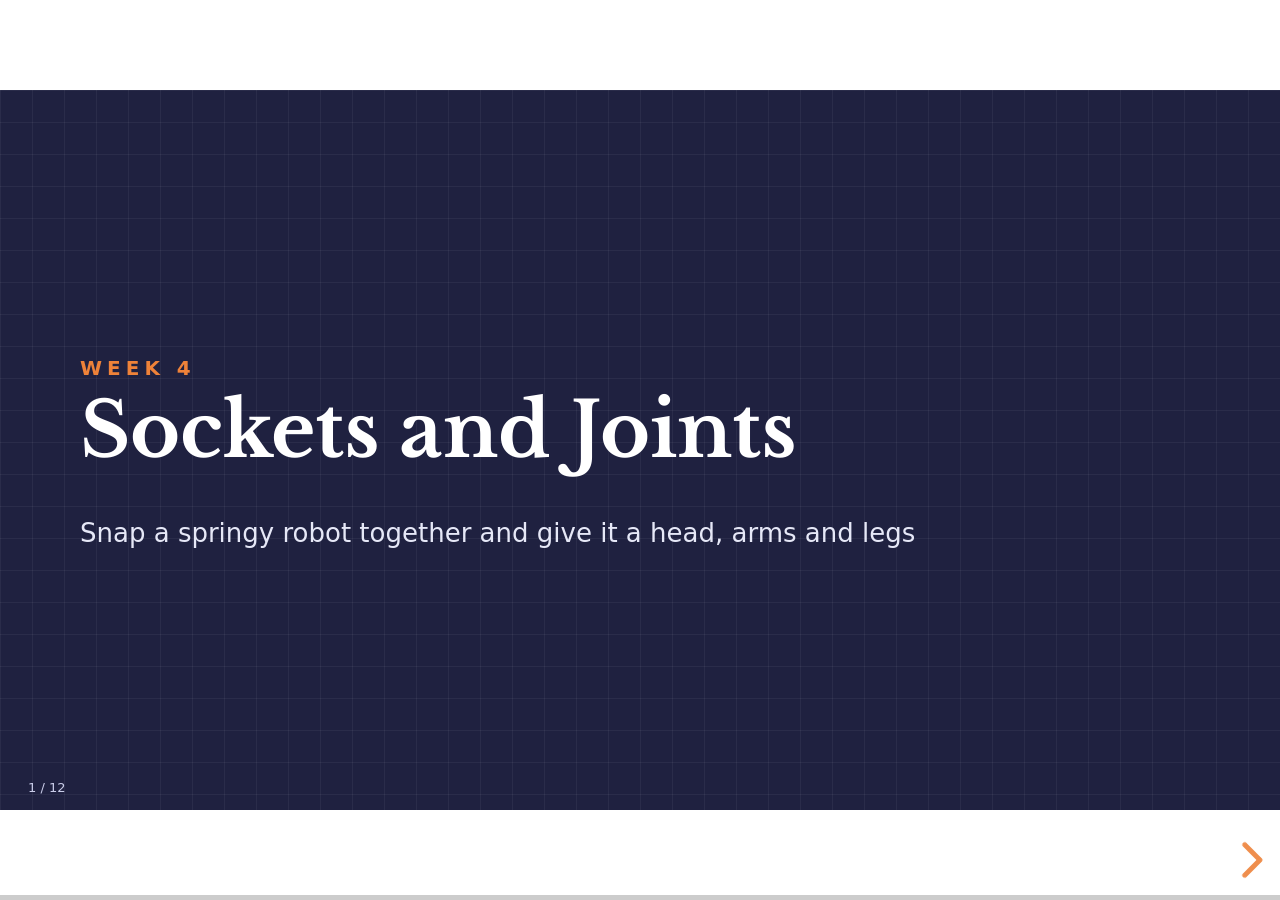
<file: week4.html>
<!doctype html>
<html lang="en">
<head>
<meta charset="utf-8">
<meta name="viewport" content="width=device-width,initial-scale=1">
<title>3D Printing Lab · Week 4: Sockets and Joints</title>
<meta name="description" content="Snap a springy robot together and give it a head, arms and legs">
<link rel="icon" href="data:image/svg+xml,%3Csvg xmlns='http://www.w3.org/2000/svg' viewBox='0 0 32 32'%3E%3Crect width='32' height='32' rx='7' fill='%231F2140'/%3E%3Crect x='7' y='9' width='18' height='4' rx='2' fill='%23F6C453'/%3E%3Crect x='5' y='15' width='22' height='4' rx='2' fill='%23EE8239'/%3E%3Crect x='3' y='21' width='26' height='4' rx='2' fill='%23F6C453'/%3E%3C/svg%3E">
<link rel="preconnect" href="https://fonts.googleapis.com"><link rel="preconnect" href="https://fonts.gstatic.com" crossorigin>
<link href="https://fonts.googleapis.com/css2?family=Libre+Baskerville:wght@700&display=swap" rel="stylesheet">
<link rel="stylesheet" href="assets/reveal/reset.css">
<link rel="stylesheet" href="assets/reveal/reveal.css">
<link rel="stylesheet" href="assets/deck.css">
</head>
<body>
<a id="allweeks" href="index.html">&larr; All weeks</a>
<div class="reveal"><div class="slides">
<section class="slide dark cover divider"><div class="kick abs">WEEK 4</div><h2>Sockets and Joints</h2><p class="s">Snap a springy robot together and give it a head, arms and legs</p><div class="pg">1 / 12</div><aside class="notes"><p><b>Week 4 Summary [~50 minutes]</b></p><p>Rules review + Week 3 recap (holes and Ctrl + D): 2 min</p><p>Controls refresher (slide 3): 2 min</p><p>Meet your robot: 2 min</p><p>Mod demo, 3 steps, while students watch: 5 min</p><p>Head ideas: 2 min</p><p>Question time: 5 min</p><p>Open Chromebooks, log in, open the robot design: 5 min</p><p>Build (slide 8 up for duration of build time): 20 min</p><p>Adult checks + send to print: 5 min</p><p>Set up</p><p>Chromebooks stay CLOSED for the lesson. Open after questions.</p><p>Robot bodies (frame, spring and neck in one piece) are printed ahead. They are all the same.</p><p>Each student copy has the locked orange body, a locked blue head block, 4 locked blue limbs and a yellow mod library.</p><p>Students add mods only: faces and hats on the head, hands and feet on the limbs.</p><p>No grouping this week. Tinkercad will not group a locked part, so mods only need to overlap the blue parts.</p><p>Heads, arms and legs print after class. Paint pens and assembly in Week 5.</p><p>Stand ups and backup slides</p><p>Slides 3 and 8</p><p>Print prep slide 11 (adults only): how to export one robot.</p><p>Assembly slide 12: use when the prints are back.</p></aside></section>
<section class="slide "><h1 class="t">Our Lab Rules</h1><div class="abs " style="left:56px;right:56px;top:140px"><div style="display:grid;grid-template-columns:repeat(4,1fr);gap:22px 22px"><div class="card tile" style="height:236px;padding:20px 22px"><span class="ic" style="--c:#D4494C;width:64px;height:64px;"><svg aria-hidden="true" fill="currentColor" stroke-width="0" viewBox="0 0 448 512" xmlns="http://www.w3.org/2000/svg"><path d="M408.781 128.007C386.356 127.578 368 146.36 368 168.79V256h-8V79.79c0-22.43-18.356-41.212-40.781-40.783C297.488 39.423 280 57.169 280 79v177h-8V40.79C272 18.36 253.644-.422 231.219.007 209.488.423 192 18.169 192 40v216h-8V80.79c0-22.43-18.356-41.212-40.781-40.783C121.488 40.423 104 58.169 104 80v235.992l-31.648-43.519c-12.993-17.866-38.009-21.817-55.877-8.823-17.865 12.994-21.815 38.01-8.822 55.877l125.601 172.705A48 48 0 0 0 172.073 512h197.59c22.274 0 41.622-15.324 46.724-37.006l26.508-112.66a192.011 192.011 0 0 0 5.104-43.975V168c.001-21.831-17.487-39.577-39.218-39.993z"></path></svg></span><h3 style="margin-top:18px;font-size:22px">Hands off printers</h3><p style="font-size:18px">Moving parts can pinch!</p></div><div class="card tile" style="height:236px;padding:20px 22px"><span class="ic" style="--c:#765DCF;width:64px;height:64px;"><svg aria-hidden="true" fill="currentColor" stroke-width="0" viewBox="0 0 512 512" xmlns="http://www.w3.org/2000/svg"><path d="M462.3 62.6C407.5 15.9 326 24.3 275.7 76.2L256 96.5l-19.7-20.3C186.1 24.3 104.5 15.9 49.7 62.6c-62.8 53.6-66.1 149.8-9.9 207.9l193.5 199.8c12.5 12.9 32.8 12.9 45.3 0l193.5-199.8c56.3-58.1 53-154.3-9.8-207.9z"></path></svg></span><h3 style="margin-top:18px;font-size:22px">Kind words and suggestions</h3><p style="font-size:18px">Share ideas kindly. No put-downs.</p></div><div class="card tile" style="height:236px;padding:20px 22px"><span class="ic" style="--c:#406EDC;width:64px;height:64px;"><svg aria-hidden="true" fill="currentColor" stroke-width="0" viewBox="0 0 512 512" xmlns="http://www.w3.org/2000/svg"><path d="M256 32C114.6 32 0 125.1 0 240c0 49.6 21.4 95 57 130.7C44.5 421.1 2.7 466 2.2 466.5c-2.2 2.3-2.8 5.7-1.5 8.7S4.8 480 8 480c66.3 0 116-31.8 140.6-51.4 32.7 12.3 69 19.4 107.4 19.4 141.4 0 256-93.1 256-208S397.4 32 256 32zM128 272c-17.7 0-32-14.3-32-32s14.3-32 32-32 32 14.3 32 32-14.3 32-32 32zm128 0c-17.7 0-32-14.3-32-32s14.3-32 32-32 32 14.3 32 32-14.3 32-32 32zm128 0c-17.7 0-32-14.3-32-32s14.3-32 32-32 32 14.3 32 32-14.3 32-32 32z"></path></svg></span><h3 style="margin-top:18px;font-size:22px">One voice at a time</h3><p style="font-size:18px">Listen when someone is talking.</p></div><div class="card tile" style="height:236px;padding:20px 22px"><span class="ic" style="--c:#4F9B62;width:64px;height:64px;"><svg aria-hidden="true" fill="currentColor" stroke-width="0" viewBox="0 0 384 512" xmlns="http://www.w3.org/2000/svg"><path d="M202.021 0C122.202 0 70.503 32.703 29.914 91.026c-7.363 10.58-5.093 25.086 5.178 32.874l43.138 32.709c10.373 7.865 25.132 6.026 33.253-4.148 25.049-31.381 43.63-49.449 82.757-49.449 30.764 0 68.816 19.799 68.816 49.631 0 22.552-18.617 34.134-48.993 51.164-35.423 19.86-82.299 44.576-82.299 106.405V320c0 13.255 10.745 24 24 24h72.471c13.255 0 24-10.745 24-24v-5.773c0-42.86 125.268-44.645 125.268-160.627C377.504 66.256 286.902 0 202.021 0zM192 373.459c-38.196 0-69.271 31.075-69.271 69.271 0 38.195 31.075 69.27 69.271 69.27s69.271-31.075 69.271-69.271-31.075-69.27-69.271-69.27z"></path></svg></span><h3 style="margin-top:18px;font-size:22px">Questions at the end</h3><p style="font-size:18px">Save them for after the lesson.</p></div><div class="card tile" style="height:236px;padding:20px 22px"><span class="ic" style="--c:#EE8239;width:64px;height:64px;"><svg aria-hidden="true" fill="currentColor" stroke-width="0" viewBox="0 0 448 512" xmlns="http://www.w3.org/2000/svg"><path d="M432 304c0 114.9-93.1 208-208 208S16 418.9 16 304c0-104 76.3-190.2 176-205.5V64h-28c-6.6 0-12-5.4-12-12V12c0-6.6 5.4-12 12-12h120c6.6 0 12 5.4 12 12v40c0 6.6-5.4 12-12 12h-28v34.5c37.5 5.8 71.7 21.6 99.7 44.6l27.5-27.5c4.7-4.7 12.3-4.7 17 0l28.3 28.3c4.7 4.7 4.7 12.3 0 17l-29.4 29.4-.6.6C419.7 223.3 432 262.2 432 304zm-176 36V188.5c0-6.6-5.4-12-12-12h-40c-6.6 0-12 5.4-12 12V340c0 6.6 5.4 12 12 12h40c6.6 0 12-5.4 12-12z"></path></svg></span><h3 style="margin-top:18px;font-size:22px">Focus = build time</h3><p style="font-size:18px">Less focus means less time to build.</p></div><div class="card tile" style="height:236px;padding:20px 22px"><span class="ic" style="--c:#8E93C4;width:64px;height:64px;"><svg aria-hidden="true" fill="currentColor" stroke-width="0" viewBox="0 0 576 512" xmlns="http://www.w3.org/2000/svg"><path d="M512 320s-64 92.65-64 128c0 35.35 28.66 64 64 64s64-28.65 64-64-64-128-64-128zm-9.37-102.94L294.94 9.37C288.69 3.12 280.5 0 272.31 0s-16.38 3.12-22.62 9.37l-81.58 81.58L81.93 4.76c-6.25-6.25-16.38-6.25-22.62 0L36.69 27.38c-6.24 6.25-6.24 16.38 0 22.62l86.19 86.18-94.76 94.76c-37.49 37.48-37.49 98.26 0 135.75l117.19 117.19c18.74 18.74 43.31 28.12 67.87 28.12 24.57 0 49.13-9.37 67.87-28.12l221.57-221.57c12.5-12.5 12.5-32.75.01-45.25zm-116.22 70.97H65.93c1.36-3.84 3.57-7.98 7.43-11.83l13.15-13.15 81.61-81.61 58.6 58.6c12.49 12.49 32.75 12.49 45.24 0s12.49-32.75 0-45.24l-58.6-58.6 58.95-58.95 162.44 162.44-48.34 48.34z"></path></svg></span><h3 style="margin-top:18px;font-size:22px">We print in white</h3><p style="font-size:18px">You can paint your print in Week 5!</p></div><div class="card tile" style="height:236px;padding:20px 22px"><span class="ic" style="--c:#2B2D6E;width:64px;height:64px;"><svg aria-hidden="true" fill="currentColor" stroke-width="0" viewBox="0 0 640 512" xmlns="http://www.w3.org/2000/svg"><path d="M624 448h-80V113.45C544 86.19 522.47 64 496 64H384v64h96v384h144c8.84 0 16-7.16 16-16v-32c0-8.84-7.16-16-16-16zM312.24 1.01l-192 49.74C105.99 54.44 96 67.7 96 82.92V448H16c-8.84 0-16 7.16-16 16v32c0 8.84 7.16 16 16 16h336V33.18c0-21.58-19.56-37.41-39.76-32.17zM264 288c-13.25 0-24-14.33-24-32s10.75-32 24-32 24 14.33 24 32-10.75 32-24 32z"></path></svg></span><h3 style="margin-top:18px;font-size:22px">Stay on task</h3><p style="font-size:18px">Off task means back to your classroom.</p></div><div class="card tile" style="height:236px;padding:20px 22px"><span class="ic" style="--c:#F6C453;width:64px;height:64px;"><svg aria-hidden="true" fill="currentColor" stroke-width="0" viewBox="0 0 448 512" xmlns="http://www.w3.org/2000/svg"><path d="M400 224h-24v-72C376 68.2 307.8 0 224 0S72 68.2 72 152v72H48c-26.5 0-48 21.5-48 48v192c0 26.5 21.5 48 48 48h352c26.5 0 48-21.5 48-48V272c0-26.5-21.5-48-48-48zm-104 0H152v-72c0-39.7 32.3-72 72-72s72 32.3 72 72v72z"></path></svg></span><h3 style="margin-top:18px;font-size:22px">Locked stays locked</h3><p style="font-size:18px">Do not click a padlock to unlock it.</p></div></div></div><div class="pg">2 / 12</div><aside class="notes"><p><b>Our Lab Rules [~ 3 min] Review this slide each week prior to the lesson content</b></p><p>Safety: hands off printers. The printer has a hot nozzle and moving parts that can pinch. The printer will keep moving, even if something is in its path.</p><p>Kind words and suggestions: everyone&#x27;s design is their own artistic vision. Helpful ideas are welcome (&#x27;Have you tried...?&#x27;, &#x27;I like how...&#x27;), but we do not put down others designs.</p><p>Questions at the end: many of your questions will be answered in the lesson material. We answer any questions you still have at the end, this allows us to have more build time.</p><p>White filament: every print comes out white. Painting can be done at home or in week 6.</p><p>Stay on task: if you are off task you may be asked to go back to your classroom.</p><p>Locked items stay locked: some parts are locked on purpose so they stay the right size. Do not click the padlock to unlock them. If something will not move, it is supposed to stay put.</p></aside></section>
<section class="slide "><h1 class="t">Tinkercad Controls</h1><div class="abs " style="left:56px;top:160px"><div class="card hrow" style="width:340px;height:150px;padding:14px 16px;gap:14px"><span class="ic" style="--c:#406EDC;width:56px;height:56px;"><svg aria-hidden="true" fill="currentColor" stroke-width="0" viewBox="0 0 512 512" xmlns="http://www.w3.org/2000/svg"><path d="M352.201 425.775l-79.196 79.196c-9.373 9.373-24.568 9.373-33.941 0l-79.196-79.196c-15.119-15.119-4.411-40.971 16.971-40.97h51.162L228 284H127.196v51.162c0 21.382-25.851 32.09-40.971 16.971L7.029 272.937c-9.373-9.373-9.373-24.569 0-33.941L86.225 159.8c15.119-15.119 40.971-4.411 40.971 16.971V228H228V127.196h-51.23c-21.382 0-32.09-25.851-16.971-40.971l79.196-79.196c9.373-9.373 24.568-9.373 33.941 0l79.196 79.196c15.119 15.119 4.411 40.971-16.971 40.971h-51.162V228h100.804v-51.162c0-21.382 25.851-32.09 40.97-16.971l79.196 79.196c9.373 9.373 9.373 24.569 0 33.941L425.773 352.2c-15.119 15.119-40.971 4.411-40.97-16.971V284H284v100.804h51.23c21.382 0 32.09 25.851 16.971 40.971z"></path></svg></span><div><h3>Move</h3><p>Drag a shape.</p></div></div></div><div class="abs " style="left:422px;top:160px"><div class="card hrow" style="width:340px;height:150px;padding:14px 16px;gap:14px"><span class="ic" style="--c:#4F9B62;width:56px;height:56px;"><svg aria-hidden="true" fill="currentColor" stroke-width="0" viewBox="0 0 448 512" xmlns="http://www.w3.org/2000/svg"><path d="M34.9 289.5l-22.2-22.2c-9.4-9.4-9.4-24.6 0-33.9L207 39c9.4-9.4 24.6-9.4 33.9 0l194.3 194.3c9.4 9.4 9.4 24.6 0 33.9L413 289.4c-9.5 9.5-25 9.3-34.3-.4L264 168.6V456c0 13.3-10.7 24-24 24h-32c-13.3 0-24-10.7-24-24V168.6L69.2 289.1c-9.3 9.8-24.8 10-34.3.4z"></path></svg></span><div><h3>Lift</h3><p>Drag the black cone.</p></div></div></div><div class="abs " style="left:56px;top:338px"><div class="card hrow" style="width:340px;height:150px;padding:14px 16px;gap:14px"><span class="ic" style="--c:#765DCF;width:56px;height:56px;"><svg aria-hidden="true" fill="currentColor" stroke-width="0" viewBox="0 0 512 512" xmlns="http://www.w3.org/2000/svg"><path d="M370.72 133.28C339.458 104.008 298.888 87.962 255.848 88c-77.458.068-144.328 53.178-162.791 126.85-1.344 5.363-6.122 9.15-11.651 9.15H24.103c-7.498 0-13.194-6.807-11.807-14.176C33.933 94.924 134.813 8 256 8c66.448 0 126.791 26.136 171.315 68.685L463.03 40.97C478.149 25.851 504 36.559 504 57.941V192c0 13.255-10.745 24-24 24H345.941c-21.382 0-32.09-25.851-16.971-40.971l41.75-41.749zM32 296h134.059c21.382 0 32.09 25.851 16.971 40.971l-41.75 41.75c31.262 29.273 71.835 45.319 114.876 45.28 77.418-.07 144.315-53.144 162.787-126.849 1.344-5.363 6.122-9.15 11.651-9.15h57.304c7.498 0 13.194 6.807 11.807 14.176C478.067 417.076 377.187 504 256 504c-66.448 0-126.791-26.136-171.315-68.685L48.97 471.03C33.851 486.149 8 475.441 8 454.059V320c0-13.255 10.745-24 24-24z"></path></svg></span><div><h3>Turn</h3><p>Drag the curved arrows.</p></div></div></div><div class="abs " style="left:422px;top:338px"><div class="card hrow" style="width:340px;height:150px;padding:14px 16px;gap:14px"><span class="ic" style="--c:#EE8239;width:56px;height:56px;"><svg aria-hidden="true" fill="currentColor" stroke-width="0" viewBox="0 0 448 512" xmlns="http://www.w3.org/2000/svg"><path d="M0 180V56c0-13.3 10.7-24 24-24h124c6.6 0 12 5.4 12 12v40c0 6.6-5.4 12-12 12H64v84c0 6.6-5.4 12-12 12H12c-6.6 0-12-5.4-12-12zM288 44v40c0 6.6 5.4 12 12 12h84v84c0 6.6 5.4 12 12 12h40c6.6 0 12-5.4 12-12V56c0-13.3-10.7-24-24-24H300c-6.6 0-12 5.4-12 12zm148 276h-40c-6.6 0-12 5.4-12 12v84h-84c-6.6 0-12 5.4-12 12v40c0 6.6 5.4 12 12 12h124c13.3 0 24-10.7 24-24V332c0-6.6-5.4-12-12-12zM160 468v-40c0-6.6-5.4-12-12-12H64v-84c0-6.6-5.4-12-12-12H12c-6.6 0-12 5.4-12 12v124c0 13.3 10.7 24 24 24h124c6.6 0 12-5.4 12-12z"></path></svg></span><div><h3>Resize</h3><p>Drag the white squares.</p></div></div></div><div class="abs " style="left:56px;top:516px"><div class="card hrow" style="width:340px;height:150px;padding:14px 16px;gap:14px"><span class="ic" style="--c:#2B2D6E;width:56px;height:56px;"><svg aria-hidden="true" fill="currentColor" stroke-width="0" viewBox="0 0 512 512" xmlns="http://www.w3.org/2000/svg"><path d="M239.1 6.3l-208 78c-18.7 7-31.1 25-31.1 45v225.1c0 18.2 10.3 34.8 26.5 42.9l208 104c13.5 6.8 29.4 6.8 42.9 0l208-104c16.3-8.1 26.5-24.8 26.5-42.9V129.3c0-20-12.4-37.9-31.1-44.9l-208-78C262 2.2 250 2.2 239.1 6.3zM256 68.4l192 72v1.1l-192 78-192-78v-1.1l192-72zm32 356V275.5l160-65v133.9l-160 80z"></path></svg></span><div><h3>Spin view</h3><p>Hold Ctrl and drag.</p></div></div></div><div class="abs " style="left:422px;top:516px"><div class="card hrow" style="width:340px;height:150px;padding:14px 16px;gap:14px"><span class="ic" style="--c:#D4494C;width:56px;height:56px;"><svg aria-hidden="true" fill="currentColor" stroke-width="0" viewBox="0 0 512 512" xmlns="http://www.w3.org/2000/svg"><path d="M304 192v32c0 6.6-5.4 12-12 12h-56v56c0 6.6-5.4 12-12 12h-32c-6.6 0-12-5.4-12-12v-56h-56c-6.6 0-12-5.4-12-12v-32c0-6.6 5.4-12 12-12h56v-56c0-6.6 5.4-12 12-12h32c6.6 0 12 5.4 12 12v56h56c6.6 0 12 5.4 12 12zm201 284.7L476.7 505c-9.4 9.4-24.6 9.4-33.9 0L343 405.3c-4.5-4.5-7-10.6-7-17V372c-35.3 27.6-79.7 44-128 44C93.1 416 0 322.9 0 208S93.1 0 208 0s208 93.1 208 208c0 48.3-16.4 92.7-44 128h16.3c6.4 0 12.5 2.5 17 7l99.7 99.7c9.3 9.4 9.3 24.6 0 34zM344 208c0-75.2-60.8-136-136-136S72 132.8 72 208s60.8 136 136 136 136-60.8 136-136z"></path></svg></span><div><h3>Zoom</h3><p>Click + or – on the left.</p></div></div></div><div class="keys abs" style="left:820px;top:160px;width:404px;height:502px;padding:22px 26px"><h4>Super keys</h4><div class="k"><b>Ctrl + drag</b><span>Spin the view</span></div><div class="k"><b>Ctrl + Shift + drag</b><span>Move around the screen</span></div><div class="k"><b>Shift + click</b><span>Pick more than one</span></div><div class="k"><b>Shift + drag corner</b><span>Resize evenly</span></div><div class="k"><b>L</b><span>Line things up</span></div><div class="k"><b>Ctrl + Z</b><span>Undo</span></div><div class="k"><b>Ctrl + D</b><span>Copy a shape</span></div><div class="k"><b>Ctrl + G</b><span>Group into one piece</span></div></div><div class="pg">3 / 12</div><aside class="notes"><p><b>Tinkercad Controls: Week 4 refresher [~2 min]</b></p><p>Quick review before the lesson. Chromebooks stay closed.</p><p>Today: mods must overlap the blue part. No grouping this week, because the blue parts are locked.</p><p>New this week: D drops a mod down to the Workplane if it is hanging off an edge.</p></aside></section>
<section class="slide "><h1 class="t">Meet Your Robot</h1><div class="cards4" style="top:150px"><div class="card tile c" style="height:390px;padding:32px 20px"><span class="ic" style="--c:#EE8239;width:100px;height:100px;"><svg aria-hidden="true" fill="currentColor" stroke-width="0" viewBox="0 0 640 512" xmlns="http://www.w3.org/2000/svg"><path d="M32,224H64V416H32A31.96166,31.96166,0,0,1,0,384V256A31.96166,31.96166,0,0,1,32,224Zm512-48V448a64.06328,64.06328,0,0,1-64,64H160a64.06328,64.06328,0,0,1-64-64V176a79.974,79.974,0,0,1,80-80H288V32a32,32,0,0,1,64,0V96H464A79.974,79.974,0,0,1,544,176ZM264,256a40,40,0,1,0-40,40A39.997,39.997,0,0,0,264,256Zm-8,128H192v32h64Zm96,0H288v32h64ZM456,256a40,40,0,1,0-40,40A39.997,39.997,0,0,0,456,256Zm-8,128H384v32h64ZM640,256V384a31.96166,31.96166,0,0,1-32,32H576V224h32A31.96166,31.96166,0,0,1,640,256Z"></path></svg></span><div class="tag">WE PRINT IT</div><h3 style="font-size:30px;margin-top:6px">Body</h3><p style="font-size:21px;margin-top:8px;line-height:1.4">Springy and orange. It is ready-made and locked.</p></div><div class="card tile c" style="height:390px;padding:32px 20px"><span class="ic" style="--c:#406EDC;width:100px;height:100px;"><svg aria-hidden="true" fill="currentColor" stroke-width="0" viewBox="0 0 496 512" xmlns="http://www.w3.org/2000/svg"><path d="M248 8C111 8 0 119 0 256s111 248 248 248 248-111 248-248S385 8 248 8zm80 168c17.7 0 32 14.3 32 32s-14.3 32-32 32-32-14.3-32-32 14.3-32 32-32zm-160 0c17.7 0 32 14.3 32 32s-14.3 32-32 32-32-14.3-32-32 14.3-32 32-32zm194.8 170.2C334.3 380.4 292.5 400 248 400s-86.3-19.6-114.8-53.8c-13.6-16.3 11-36.7 24.6-20.5 22.4 26.9 55.2 42.2 90.2 42.2s67.8-15.4 90.2-42.2c13.4-16.2 38.1 4.2 24.6 20.5z"></path></svg></span><div class="tag">YOU MOD IT</div><h3 style="font-size:30px;margin-top:6px">Head</h3><p style="font-size:21px;margin-top:8px;line-height:1.4">A blue block that snaps onto the neck.</p></div><div class="card tile c" style="height:390px;padding:32px 20px"><span class="ic" style="--c:#406EDC;width:100px;height:100px;"><svg aria-hidden="true" fill="currentColor" stroke-width="0" viewBox="0 0 448 512" xmlns="http://www.w3.org/2000/svg"><path d="M408.781 128.007C386.356 127.578 368 146.36 368 168.79V256h-8V79.79c0-22.43-18.356-41.212-40.781-40.783C297.488 39.423 280 57.169 280 79v177h-8V40.79C272 18.36 253.644-.422 231.219.007 209.488.423 192 18.169 192 40v216h-8V80.79c0-22.43-18.356-41.212-40.781-40.783C121.488 40.423 104 58.169 104 80v235.992l-31.648-43.519c-12.993-17.866-38.009-21.817-55.877-8.823-17.865 12.994-21.815 38.01-8.822 55.877l125.601 172.705A48 48 0 0 0 172.073 512h197.59c22.274 0 41.622-15.324 46.724-37.006l26.508-112.66a192.011 192.011 0 0 0 5.104-43.975V168c.001-21.831-17.487-39.577-39.218-39.993z"></path></svg></span><div class="tag">YOU MOD IT</div><h3 style="font-size:30px;margin-top:6px">Arms &amp; legs</h3><p style="font-size:21px;margin-top:8px;line-height:1.4">4 blue parts with a ball on the end.</p></div><div class="card tile c" style="height:390px;padding:32px 20px"><span class="ic" style="--c:#F6C453;width:100px;height:100px;"><svg aria-hidden="true" fill="currentColor" stroke-width="0" viewBox="0 0 576 512" xmlns="http://www.w3.org/2000/svg"><path d="M519.442 288.651c-41.519 0-59.5 31.593-82.058 31.593C377.409 320.244 432 144 432 144s-196.288 80-196.288-3.297c0-35.827 36.288-46.25 36.288-85.985C272 19.216 243.885 0 210.539 0c-34.654 0-66.366 18.891-66.366 56.346 0 41.364 31.711 59.277 31.711 81.75C175.885 207.719 0 166.758 0 166.758v333.237s178.635 41.047 178.635-28.662c0-22.473-40-40.107-40-81.471 0-37.456 29.25-56.346 63.577-56.346 33.673 0 61.788 19.216 61.788 54.717 0 39.735-36.288 50.158-36.288 85.985 0 60.803 129.675 25.73 181.23 25.73 0 0-34.725-120.101 25.827-120.101 35.962 0 46.423 36.152 86.308 36.152C556.712 416 576 387.99 576 354.443c0-34.199-18.962-65.792-56.558-65.792z"></path></svg></span><div class="tag">YOU PICK</div><h3 style="font-size:30px;margin-top:6px">Mods</h3><p style="font-size:21px;margin-top:8px;line-height:1.4">Yellow pieces: eyes, hands, boots and more.</p></div></div><div class="pg">4 / 12</div><aside class="notes"><p><b>Meet Your Robot [~2 min]</b></p><p>Hold up a printed robot body if you have one. Push the head so students see the spring.</p><p>Body: we print it ahead of time. It is orange and locked, the same as the keychain plate and the clicker base.</p><p>It’s visible for context</p><p>Head, arms and legs: these are blue. They are locked too, so they stay the right size to snap on. Students add to them.</p><p>Mods: the yellow pieces at the top of the design.</p><p>They can explore the gallery for more options.</p><p>These are just quick grabs and examples.</p></aside></section>
<section class="slide "><h1 class="t">Mod Your Robot: 3 Steps</h1><div class="abs " style="left:56px;top:150px;width:560px"><div class="col" style="gap:62px"><div class="step"><span class="num" style="--c:#2B2D6E;width:44px;height:44px;font-size:22px">1</span><div><b>Copy a mod.</b><span class="d" style="font-size:19px">Click it, press Ctrl + D, and drag the copy to a blue part.</span></div></div><div class="step"><span class="num" style="--c:#EE8239;width:44px;height:44px;font-size:22px">2</span><div><b>Overlap it.</b><span class="d" style="font-size:19px">Push it into the blue part a little. No gaps!</span></div></div><div class="step"><span class="num" style="--c:#2B2D6E;width:44px;height:44px;font-size:22px">3</span><div><b>Side check.</b><span class="d" style="font-size:19px">Spin the view. Hanging off the edge? Press D.</span></div></div></div></div><div class="abs " style="left:664px;top:130px"><div class="tint card" style="width:560px;height:520px;position:relative;box-shadow:0 3px 14px rgba(31,33,64,.12)"><div style="position:absolute;left:30px;top:56px"><svg viewBox="0 0 200 60" width="200" height="60"><circle cx="30" cy="30" r="26" fill="#F6C453"/><rect x="40" y="18" width="120" height="24" rx="10" fill="#406EDC"/><circle cx="168" cy="30" r="18" fill="#8FB3FF"/></svg></div><div style="position:absolute;left:290px;top:62px;font-size:17px;font-weight:800;line-height:1.3">Hands and feet go on<br>the end</div><div style="position:absolute;left:40px;top:190px"><svg viewBox="0 0 150 130" width="150" height="130"><rect x="4" y="4" width="142" height="122" rx="16" fill="#406EDC"/><circle cx="46" cy="44" r="16" fill="#F6C453"/><circle cx="104" cy="44" r="16" fill="#F6C453"/><rect x="42" y="84" width="66" height="20" rx="10" fill="#F6C453"/></svg></div><div style="position:absolute;left:290px;top:236px;font-size:17px;font-weight:800">Faces go on top</div><div style="position:absolute;left:0;right:0;top:446px;text-align:center;font-size:20px;font-weight:800;color:#D4494C">Mods only overlap. No grouping!</div></div></div><div class="pg">5 / 12</div><aside class="notes"><p><b>Mod Your Robot: 3 Steps [~5 min]</b></p><p>Optional LIVE DEMO on the projector while students watch. Chromebooks stay closed until after questions.</p><p>1. Drag: drag a yellow mod, use Ctrl + D for more copies of the same piece.  Drag them to a blue part.</p><p>2. Overlap: the mod must sink into the blue part a little. A mod that only sits next to it, with a gap, prints as a loose piece.</p><p>3. Side check: spin the view. Faces dragged onto the head land on top, which is right. A hand or foot dragged onto the end of an arm can land on top and hang off the edge in the air. Click it and press D to drop it to the Workplane.</p><p>Tips</p><p>Do not press D on a face pieces: they would sink to the floor inside the head.</p><p>No grouping this week. Tinkercad will not group a locked part, and it does not need to: the slicer joins overlapping pieces into one print.</p><p>Mods may need supports when they print.</p></aside></section>
<section class="slide "><h1 class="t">Head Ideas</h1><div class="abs " style="left:56px;right:56px;top:136px"><div style="display:grid;grid-template-columns:repeat(5,1fr);gap:20px"><div class="card tile c" style="height:340px;padding:24px 14px"><div style="height:150px;display:grid;place-items:center"><svg viewBox="0 0 100 110" width="130"><line x1="50" y1="4" x2="50" y2="18" stroke="#D4494C" stroke-width="3"/><circle cx="50" cy="8" r="6" fill="#D4494C"/><rect x="18" y="18" width="64" height="64" rx="8" fill="#406EDC"/><rect x="30" y="30" width="14" height="12" fill="#fff"/><rect x="56" y="30" width="14" height="12" fill="#fff"/><rect x="29" y="58" width="6" height="14" fill="#fff"/><rect x="39" y="58" width="6" height="14" fill="#fff"/><rect x="49" y="58" width="6" height="14" fill="#fff"/><rect x="59" y="58" width="6" height="14" fill="#fff"/><rect x="69" y="58" width="6" height="14" fill="#fff"/><rect x="38" y="82" width="24" height="10" fill="#B7C2F2"/></svg></div><h3 style="font-size:23px;margin-top:20px">Classic Robot</h3><p style="font-size:18px;margin-top:6px;line-height:1.35">Antenna, square eyes, a grille mouth.</p></div><div class="card tile c" style="height:340px;padding:24px 14px"><div style="height:150px;display:grid;place-items:center"><svg viewBox="0 0 100 110" width="130"><polygon points="16,50 20,8 46,24" fill="#EE8239"/><polygon points="84,50 80,8 54,24" fill="#EE8239"/><polygon points="22,42 24,18 38,28" fill="#FFC9A0"/><polygon points="78,42 76,18 62,28" fill="#FFC9A0"/><rect x="14" y="22" width="72" height="62" rx="12" fill="#EE8239"/><circle cx="35" cy="48" r="6" fill="#1F2140"/><circle cx="65" cy="48" r="6" fill="#1F2140"/><polygon points="45,60 55,60 50,67" fill="#1F2140"/><line x1="2" y1="62" x2="26" y2="59" stroke="#1F2140" stroke-width="2"/><line x1="2" y1="70" x2="26" y2="73" stroke="#1F2140" stroke-width="2"/><line x1="98" y1="62" x2="74" y2="59" stroke="#1F2140" stroke-width="2"/><line x1="98" y1="70" x2="74" y2="73" stroke="#1F2140" stroke-width="2"/><rect x="38" y="84" width="24" height="10" fill="#FFC9A0"/></svg></div><h3 style="font-size:23px;margin-top:20px">Cat-Bot</h3><p style="font-size:18px;margin-top:6px;line-height:1.35">Two triangle ears and whiskers.</p></div><div class="card tile c" style="height:340px;padding:24px 14px"><div style="height:150px;display:grid;place-items:center"><svg viewBox="0 0 100 110" width="130"><line x1="26" y1="22" x2="18" y2="4" stroke="#1F2140" stroke-width="2"/><line x1="74" y1="22" x2="82" y2="4" stroke="#1F2140" stroke-width="2"/><path d="M24 24 L30 4 L40 24Z" fill="#E8EAF6" stroke="#1F2140" stroke-width="2" /><path d="M76 24 L70 4 L60 24Z" fill="#E8EAF6" stroke="#1F2140" stroke-width="2"/><rect x="16" y="22" width="68" height="62" rx="8" fill="#4F9B62"/><circle cx="50" cy="48" r="17" fill="#fff"/><circle cx="50" cy="48" r="9" fill="#1F2140"/><rect x="38" y="84" width="24" height="10" fill="#B6D9BF"/></svg></div><h3 style="font-size:23px;margin-top:20px">Monster</h3><p style="font-size:18px;margin-top:6px;line-height:1.35">One big eye and two horns.</p></div><div class="card tile c" style="height:340px;padding:24px 14px"><div style="height:150px;display:grid;place-items:center"><svg viewBox="0 0 100 110" width="130"><circle cx="50" cy="48" r="38" fill="#8E93AD"/><rect x="22" y="34" width="56" height="30" rx="15" fill="#1F2140"/><rect x="30" y="40" width="20" height="6" rx="3" fill="#6A6F95"/><rect x="38" y="84" width="24" height="10" fill="#C9CCE8"/></svg></div><h3 style="font-size:23px;margin-top:20px">Astronaut</h3><p style="font-size:18px;margin-top:6px;line-height:1.35">Round helmet with a visor.</p></div><div class="card tile c" style="height:340px;padding:24px 14px"><div style="height:150px;display:grid;place-items:center"><svg viewBox="0 0 100 110" width="130"><line x1="38" y1="22" x2="26" y2="2" stroke="#1F2140" stroke-width="3"/><line x1="62" y1="22" x2="74" y2="2" stroke="#1F2140" stroke-width="3"/><rect x="16" y="22" width="68" height="62" rx="12" fill="#765DCF"/><rect x="24" y="30" width="42" height="46" rx="6" fill="#BFE3F5"/><circle cx="75" cy="40" r="3" fill="#fff"/><circle cx="75" cy="52" r="3" fill="#fff"/><circle cx="75" cy="64" r="3" fill="#fff"/><rect x="38" y="84" width="24" height="10" fill="#C9BEF0"/></svg></div><h3 style="font-size:23px;margin-top:20px">TV-Head</h3><p style="font-size:18px;margin-top:6px;line-height:1.35">A screen face and rabbit-ear antennas.</p></div></div></div><div class="banner" style="top:510px;height:120px;font-size:21px"><span class="ic" style="--c:#F6C453;width:36px;height:36px;"><svg aria-hidden="true" fill="currentColor" stroke-width="0" viewBox="0 0 640 512" xmlns="http://www.w3.org/2000/svg"><path d="M32,224H64V416H32A31.96166,31.96166,0,0,1,0,384V256A31.96166,31.96166,0,0,1,32,224Zm512-48V448a64.06328,64.06328,0,0,1-64,64H160a64.06328,64.06328,0,0,1-64-64V176a79.974,79.974,0,0,1,80-80H288V32a32,32,0,0,1,64,0V96H464A79.974,79.974,0,0,1,544,176ZM264,256a40,40,0,1,0-40,40A39.997,39.997,0,0,0,264,256Zm-8,128H192v32h64Zm96,0H288v32h64ZM456,256a40,40,0,1,0-40,40A39.997,39.997,0,0,0,456,256Zm-8,128H384v32h64ZM640,256V384a31.96166,31.96166,0,0,1-32,32H576V224h32A31.96166,31.96166,0,0,1,640,256Z"></path></svg></span><div><b>Head rules:</b> Start from the locked head block. Add mods on the top or sides, never under. Keep parts 2 mm thick or more. Never touch the gray socket.</div></div><div class="pg">6 / 12</div><aside class="notes"><p><b>Head Ideas [~2 min] Leave up during building time</b></p><p>Every head starts from the same locked head block with a socket on the bottom (gray in the pictures). The socket snaps onto the ball on the robot neck.</p><p>The head prints lying flat, so the top of the block on screen is the face.</p><p>Raised shapes on top print cleanly: eyes, a nose, a grille mouth.</p><p>Ears, horns and antennas go on the top edge and must overlap the head. No grouping needed. If one hangs off the edge, press D.</p><p>The head block is 34 mm wide, 30 mm tall and 10 mm thick, a little oversized on purpose so there is room to design.</p><p>Keep everything at least 2 mm thick so it does not snap off, and keep the finished head within about 45 x 45 mm so it is not top-heavy on the spring.</p></aside></section>
<section class="slide dark cover q"><div class="kick abs">QUESTION TIME</div><h2>Any Questions?</h2><p class="s">Raise your hand and wait to be called. One voice at a time.</p><div class="abs " style="left:972px;top:500px"><span class="ic" style="--c:#EE8239;width:180px;height:180px;font:800 110px/1 var(--serif)">?</span></div><div class="pg">7 / 12</div><aside class="notes"><p><b>Questions [~5 min]</b></p><p>Answer questions the students may have.</p></aside></section>
<section class="slide "><h1 class="t">Robot Build Station</h1><div class="bs steps-p"><h4>Steps</h4><ol><li class=""><span class="num" style="--c:#2B2D6E;width:34px;height:34px;font-size:18px">1</span><span>Open your robot design</span></li><li class=""><span class="num" style="--c:#2B2D6E;width:34px;height:34px;font-size:18px">2</span><span>Copy a mod: Ctrl + D</span></li><li class="hl"><span class="num" style="--c:#EE8239;width:34px;height:34px;font-size:18px">3</span><span>Drag it to a blue part</span></li><li class=""><span class="num" style="--c:#2B2D6E;width:34px;height:34px;font-size:18px">4</span><span>Overlap it: no gaps</span></li><li class="hl"><span class="num" style="--c:#EE8239;width:34px;height:34px;font-size:18px">5</span><span>Hanging off? Press D</span></li><li class=""><span class="num" style="--c:#2B2D6E;width:34px;height:34px;font-size:18px">6</span><span>Mod head, arms, legs</span></li><li class=""><span class="num" style="--c:#2B2D6E;width:34px;height:34px;font-size:18px">7</span><span>Rename: name robot</span></li></ol></div><div class="bs rules-p"><h4 id="x">Mod Rules</h4><ol><li><span class="sw" style="background:#4F9B62"><svg aria-hidden="true" fill="currentColor" stroke-width="0" viewBox="0 0 448 512" xmlns="http://www.w3.org/2000/svg"><path d="M0 180V56c0-13.3 10.7-24 24-24h124c6.6 0 12 5.4 12 12v40c0 6.6-5.4 12-12 12H64v84c0 6.6-5.4 12-12 12H12c-6.6 0-12-5.4-12-12zM288 44v40c0 6.6 5.4 12 12 12h84v84c0 6.6 5.4 12 12 12h40c6.6 0 12-5.4 12-12V56c0-13.3-10.7-24-24-24H300c-6.6 0-12 5.4-12 12zm148 276h-40c-6.6 0-12 5.4-12 12v84h-84c-6.6 0-12 5.4-12 12v40c0 6.6 5.4 12 12 12h124c13.3 0 24-10.7 24-24V332c0-6.6-5.4-12-12-12zM160 468v-40c0-6.6-5.4-12-12-12H64v-84c0-6.6-5.4-12-12-12H12c-6.6 0-12 5.4-12 12v124c0 13.3 10.7 24 24 24h124c6.6 0 12-5.4 12-12z"></path></svg></span><span>2 mm or thicker</span></li><li><span class="sw" style="background:#406EDC"><svg aria-hidden="true" fill="currentColor" stroke-width="0" viewBox="0 0 496 512" xmlns="http://www.w3.org/2000/svg"><path d="M248 8C111 8 0 119 0 256s111 248 248 248 248-111 248-248S385 8 248 8zm80 168c17.7 0 32 14.3 32 32s-14.3 32-32 32-32-14.3-32-32 14.3-32 32-32zm-160 0c17.7 0 32 14.3 32 32s-14.3 32-32 32-32-14.3-32-32 14.3-32 32-32zm194.8 170.2C334.3 380.4 292.5 400 248 400s-86.3-19.6-114.8-53.8c-13.6-16.3 11-36.7 24.6-20.5 22.4 26.9 55.2 42.2 90.2 42.2s67.8-15.4 90.2-42.2c13.4-16.2 38.1 4.2 24.6 20.5z"></path></svg></span><span>Head under 45 mm</span></li><li><span class="sw" style="background:#D4494C"><svg aria-hidden="true" fill="currentColor" stroke-width="0" viewBox="0 0 512 512" xmlns="http://www.w3.org/2000/svg"><path d="M256 8C119 8 8 119 8 256s111 248 248 248 248-111 248-248S393 8 256 8z"></path></svg></span><span>Keep balls clear</span></li><li><span class="sw" style="background:#F6C453"><svg aria-hidden="true" fill="currentColor" stroke-width="0" viewBox="0 0 448 512" xmlns="http://www.w3.org/2000/svg"><path d="M400 224h-24v-72C376 68.2 307.8 0 224 0S72 68.2 72 152v72H48c-26.5 0-48 21.5-48 48v192c0 26.5 21.5 48 48 48h352c26.5 0 48-21.5 48-48V272c0-26.5-21.5-48-48-48zm-104 0H152v-72c0-39.7 32.3-72 72-72s72 32.3 72 72v72z"></path></svg></span><span>Blue stays locked</span></li></ol></div><div class="bs check-p"><h4>Check before you raise your hand</h4><ol style="gap:16px;margin-top:22px"><li><span class="bx"></span><span>Mods overlap blue parts</span></li><li><span class="bx"></span><span>Nothing floating</span></li><li><span class="bx"></span><span>Balls and socket clear</span></li><li><span class="bx"></span><span>Head under 45 mm</span></li><li><span class="bx"></span><span>Blue parts not moved</span></li><li><span class="bx"></span><span>Project renamed</span></li></ol></div><div class="banner light" style="top:600px;height:60px;font-size:20px"><span class="ic" style="--c:#F6C453;width:36px;height:36px;"><svg aria-hidden="true" fill="currentColor" stroke-width="0" viewBox="0 0 576 512" xmlns="http://www.w3.org/2000/svg"><path d="M259.3 17.8L194 150.2 47.9 171.5c-26.2 3.8-36.7 36.1-17.7 54.6l105.7 103-25 145.5c-4.5 26.3 23.2 46 46.4 33.7L288 439.6l130.7 68.7c23.2 12.2 50.9-7.4 46.4-33.7l-25-145.5 105.7-103c19-18.5 8.5-50.8-17.7-54.6L382 150.2 316.7 17.8c-11.7-23.6-45.6-23.9-57.4 0z"></path></svg></span><div><b>All checked?</b> Raise your hand for a check. Then work on your Free Design!</div></div><div class="pg">8 / 12</div><aside class="notes"><p><b>Robot Build Station [~20 min] Print and place in standup</b></p><p>When a student raises a hand, spin the view and check from the side:</p><p>Every mod overlaps a blue part. No gaps and nothing floating in the air.</p><p>Nothing covers the balls on the arms and legs or the socket under the head, or they will not snap together.</p><p>Mods are at least 2 mm thick, and the head with its mods stays within about 45 x 45 mm.</p><p>The blue parts and the orange body have not moved. If something moved, Ctrl + Z.</p><p>Project renamed: name ready robot.</p><p>Before printing, see slide 11: export one robot at a time.</p><p>Checked students move on to their Free Design.</p></aside></section>
<section class="slide "><h1 class="t">Sockets and Joints Guide</h1><div class="abs " style="left:56px;top:112px"><span style="font-size:15px;font-weight:800;color:#EE8239">JOINTS</span>&nbsp; <span style="font-size:17px;color:#4A4E73">the ball end: goes on arms, legs and heads</span></div><div class="abs " style="left:56px;right:56px;top:146px"><div style="display:grid;grid-template-columns:repeat(4,1fr);gap:20px"><div class="card" style="position:relative;padding:26px 20px 18px;height:196px"><span style="position:absolute;left:18px;top:-12px;background:#EE8239;color:#fff;font-size:11px;font-weight:800;letter-spacing:.5px;padding:3px 10px;border-radius:10px">OUR ROBOT</span><div class="row" style="align-items:center;gap:12px;margin-bottom:10px"><span class="ic" style="--c:#EE8239;width:48px;height:48px;"><svg aria-hidden="true" fill="currentColor" stroke-width="0" viewBox="0 0 576 512" xmlns="http://www.w3.org/2000/svg"><path d="M259.3 17.8L194 150.2 47.9 171.5c-26.2 3.8-36.7 36.1-17.7 54.6l105.7 103-25 145.5c-4.5 26.3 23.2 46 46.4 33.7L288 439.6l130.7 68.7c23.2 12.2 50.9-7.4 46.4-33.7l-25-145.5 105.7-103c19-18.5 8.5-50.8-17.7-54.6L382 150.2 316.7 17.8c-11.7-23.6-45.6-23.9-57.4 0z"></path></svg></span><h3 style="margin:0;font-size:20px;line-height:1.15">Support Ball</h3></div><p style="margin:0;font-size:17px;color:#4A4E73;line-height:1.35">Prints flat with no extra supports.</p></div><div class="card" style="position:relative;padding:26px 20px 18px;height:196px"><div class="row" style="align-items:center;gap:12px;margin-bottom:10px"><span class="ic" style="--c:#406EDC;width:48px;height:48px;"><svg aria-hidden="true" fill="currentColor" stroke-width="0" viewBox="0 0 512 512" xmlns="http://www.w3.org/2000/svg"><path d="M256 8C119 8 8 119 8 256s111 248 248 248 248-111 248-248S393 8 256 8z"></path></svg></span><h3 style="margin:0;font-size:20px;line-height:1.15">Ball</h3></div><p style="margin:0;font-size:17px;color:#4A4E73;line-height:1.35">Swivels every way: shoulders, hips.</p></div><div class="card" style="position:relative;padding:26px 20px 18px;height:196px"><div class="row" style="align-items:center;gap:12px;margin-bottom:10px"><span class="ic" style="--c:#765DCF;width:48px;height:48px;"><svg aria-hidden="true" fill="currentColor" stroke-width="0" viewBox="0 0 320 512" xmlns="http://www.w3.org/2000/svg"><path d="M313.553 119.669L209.587 7.666c-9.485-10.214-25.676-10.229-35.174 0L70.438 119.669C56.232 134.969 67.062 160 88.025 160H152v272H68.024a11.996 11.996 0 0 0-8.485 3.515l-56 56C-4.021 499.074 1.333 512 12.024 512H208c13.255 0 24-10.745 24-24V160h63.966c20.878 0 31.851-24.969 17.587-40.331z"></path></svg></span><h3 style="margin:0;font-size:20px;line-height:1.15">Angled Ball</h3></div><p style="margin:0;font-size:17px;color:#4A4E73;line-height:1.35">Bent neck: elbows, knees, a tilted head.</p></div><div class="card" style="position:relative;padding:26px 20px 18px;height:196px"><div class="row" style="align-items:center;gap:12px;margin-bottom:10px"><span class="ic" style="--c:#D4494C;width:48px;height:48px;"><svg aria-hidden="true" fill="currentColor" stroke-width="0" viewBox="0 0 448 512" xmlns="http://www.w3.org/2000/svg"><path d="M400 224h-24v-72C376 68.2 307.8 0 224 0S72 68.2 72 152v72H48c-26.5 0-48 21.5-48 48v192c0 26.5 21.5 48 48 48h352c26.5 0 48-21.5 48-48V272c0-26.5-21.5-48-48-48zm-104 0H152v-72c0-39.7 32.3-72 72-72s72 32.3 72 72v72z"></path></svg></span><h3 style="margin:0;font-size:20px;line-height:1.15">Lock Ball</h3></div><p style="margin:0;font-size:17px;color:#4A4E73;line-height:1.35">Snaps in tight: legs that hold a pose.</p></div></div></div><div class="abs " style="left:56px;top:392px"><span style="font-size:15px;font-weight:800;color:#EE8239">SOCKETS</span>&nbsp; <span style="font-size:17px;color:#4A4E73">the cup end: goes on the body or head</span></div><div class="abs " style="left:56px;right:56px;top:426px"><div style="display:grid;grid-template-columns:repeat(4,1fr);gap:20px"><div class="card" style="position:relative;padding:26px 20px 18px;height:196px"><span style="position:absolute;left:18px;top:-12px;background:#EE8239;color:#fff;font-size:11px;font-weight:800;letter-spacing:.5px;padding:3px 10px;border-radius:10px">OUR ROBOT</span><div class="row" style="align-items:center;gap:12px;margin-bottom:10px"><span class="ic" style="--c:#EE8239;width:48px;height:48px;"><svg aria-hidden="true" fill="currentColor" stroke-width="0" viewBox="0 0 576 512" xmlns="http://www.w3.org/2000/svg"><path d="M259.3 17.8L194 150.2 47.9 171.5c-26.2 3.8-36.7 36.1-17.7 54.6l105.7 103-25 145.5c-4.5 26.3 23.2 46 46.4 33.7L288 439.6l130.7 68.7c23.2 12.2 50.9-7.4 46.4-33.7l-25-145.5 105.7-103c19-18.5 8.5-50.8-17.7-54.6L382 150.2 316.7 17.8c-11.7-23.6-45.6-23.9-57.4 0z"></path></svg></span><h3 style="margin:0;font-size:20px;line-height:1.15">Support Socket</h3></div><p style="margin:0;font-size:17px;color:#4A4E73;line-height:1.35">Fits the Support Ball. Prints flat.</p></div><div class="card" style="position:relative;padding:26px 20px 18px;height:196px"><div class="row" style="align-items:center;gap:12px;margin-bottom:10px"><span class="ic" style="--c:#4F9B62;width:48px;height:48px;"><svg aria-hidden="true" fill="currentColor" stroke-width="0" viewBox="0 0 512 512" xmlns="http://www.w3.org/2000/svg"><path d="M288 39.056v16.659c0 10.804 7.281 20.159 17.686 23.066C383.204 100.434 440 171.518 440 256c0 101.689-82.295 184-184 184-101.689 0-184-82.295-184-184 0-84.47 56.786-155.564 134.312-177.219C216.719 75.874 224 66.517 224 55.712V39.064c0-15.709-14.834-27.153-30.046-23.234C86.603 43.482 7.394 141.206 8.003 257.332c.72 137.052 111.477 246.956 248.531 246.667C393.255 503.711 504 392.788 504 256c0-115.633-79.14-212.779-186.211-240.236C302.678 11.889 288 23.456 288 39.056z"></path></svg></span><h3 style="margin:0;font-size:20px;line-height:1.15">Socket</h3></div><p style="margin:0;font-size:17px;color:#4A4E73;line-height:1.35">The classic cup for any ball.</p></div><div class="card" style="position:relative;padding:26px 20px 18px;height:196px"><div class="row" style="align-items:center;gap:12px;margin-bottom:10px"><span class="ic" style="--c:#406EDC;width:48px;height:48px;"><svg aria-hidden="true" fill="currentColor" stroke-width="0" viewBox="0 0 512 512" xmlns="http://www.w3.org/2000/svg"><path d="M370.72 133.28C339.458 104.008 298.888 87.962 255.848 88c-77.458.068-144.328 53.178-162.791 126.85-1.344 5.363-6.122 9.15-11.651 9.15H24.103c-7.498 0-13.194-6.807-11.807-14.176C33.933 94.924 134.813 8 256 8c66.448 0 126.791 26.136 171.315 68.685L463.03 40.97C478.149 25.851 504 36.559 504 57.941V192c0 13.255-10.745 24-24 24H345.941c-21.382 0-32.09-25.851-16.971-40.971l41.75-41.749zM32 296h134.059c21.382 0 32.09 25.851 16.971 40.971l-41.75 41.75c31.262 29.273 71.835 45.319 114.876 45.28 77.418-.07 144.315-53.144 162.787-126.849 1.344-5.363 6.122-9.15 11.651-9.15h57.304c7.498 0 13.194 6.807 11.807 14.176C478.067 417.076 377.187 504 256 504c-66.448 0-126.791-26.136-171.315-68.685L48.97 471.03C33.851 486.149 8 475.441 8 454.059V320c0-13.255 10.745-24 24-24z"></path></svg></span><h3 style="margin:0;font-size:20px;line-height:1.15">Spinning Hub</h3></div><p style="margin:0;font-size:17px;color:#4A4E73;line-height:1.35">Turns in a circle only: wheels, propellers.</p></div><div class="card" style="position:relative;padding:26px 20px 18px;height:196px"><div class="row" style="align-items:center;gap:12px;margin-bottom:10px"><span class="ic" style="--c:#8E93C4;width:48px;height:48px;"><svg aria-hidden="true" fill="currentColor" stroke-width="0" viewBox="0 0 448 512" xmlns="http://www.w3.org/2000/svg"><path d="M400 32H48C21.5 32 0 53.5 0 80v352c0 26.5 21.5 48 48 48h352c26.5 0 48-21.5 48-48V80c0-26.5-21.5-48-48-48zM92 296c-6.6 0-12-5.4-12-12v-56c0-6.6 5.4-12 12-12h264c6.6 0 12 5.4 12 12v56c0 6.6-5.4 12-12 12H92z"></path></svg></span><h3 style="margin:0;font-size:20px;line-height:1.15">Socket Cutout</h3></div><p style="margin:0;font-size:17px;color:#4A4E73;line-height:1.35">A hole that makes room for a socket.</p></div></div></div><div class="pg">9 / 12</div><aside class="notes"><p><b>Sockets and Joints Guide [BACKUP SLIDE]</b></p><p>Every connection has two halves: a ball (joint) and a cup (socket). The ball snaps into the cup.</p><p>These are all in Tinkercad: Shapes panel, Hardware, Connectors. They are scaling locked so the halves always fit.</p><p>Our robot uses the Support Ball and Support Socket. The Support versions have a built-in angled support so they print lying flat without extra support material.</p><p>Ball and Socket: the original pair. They swivel every way but may need supports depending on how they are turned.</p><p>Angled Ball: the ball sits on a bent neck, so the part starts out bent. Good for elbows, knees or a tilted head.</p><p>Lock Ball: designed to sit tighter once snapped in, so it holds a pose better. Good for legs.</p><p>Spinning Hub (pairs with the Spinning Wheel): turns around one axis only, like a wheel. Good for wheels, propellers or a spinning hat.</p><p>Socket Cutout: a hole shape. Group it into a thick part to clear space, then place the socket inside.</p><p>These uses come from how each part is shaped. Test-print a pair before relying on a new connector type.</p></aside></section>
<section class="slide "><h1 class="t">Mod Helper</h1><div class="abs " style="left:56px;right:56px;top:150px"><div style="display:grid;grid-template-columns:1fr 1fr;gap:28px"><div class="card hrow" style="height:210px;padding:0 30px;gap:26px"><span class="ic" style="--c:#406EDC;width:88px;height:88px;"><svg aria-hidden="true" fill="currentColor" stroke-width="0" viewBox="0 0 448 512" xmlns="http://www.w3.org/2000/svg"><path d="M413.1 222.5l22.2 22.2c9.4 9.4 9.4 24.6 0 33.9L241 473c-9.4 9.4-24.6 9.4-33.9 0L12.7 278.6c-9.4-9.4-9.4-24.6 0-33.9l22.2-22.2c9.5-9.5 25-9.3 34.3.4L184 343.4V56c0-13.3 10.7-24 24-24h32c13.3 0 24 10.7 24 24v287.4l114.8-120.5c9.3-9.8 24.8-10 34.3-.4z"></path></svg></span><div><h3 style="font-size:27px">Mod hanging in the air?</h3><p style="font-size:21px">Click it and press D to drop it down.</p></div></div><div class="card hrow" style="height:210px;padding:0 30px;gap:26px"><span class="ic" style="--c:#4F9B62;width:88px;height:88px;"><svg aria-hidden="true" fill="currentColor" stroke-width="0" viewBox="0 0 512 512" xmlns="http://www.w3.org/2000/svg"><path d="M200 288H88c-21.4 0-32.1 25.8-17 41l32.9 31-99.2 99.3c-6.2 6.2-6.2 16.4 0 22.6l25.4 25.4c6.2 6.2 16.4 6.2 22.6 0L152 408l31.1 33c15.1 15.1 40.9 4.4 40.9-17V312c0-13.3-10.7-24-24-24zm112-64h112c21.4 0 32.1-25.9 17-41l-33-31 99.3-99.3c6.2-6.2 6.2-16.4 0-22.6L481.9 4.7c-6.2-6.2-16.4-6.2-22.6 0L360 104l-31.1-33C313.8 55.9 288 66.6 288 88v112c0 13.3 10.7 24 24 24zm96 136l33-31.1c15.1-15.1 4.4-40.9-17-40.9H312c-13.3 0-24 10.7-24 24v112c0 21.4 25.9 32.1 41 17l31-32.9 99.3 99.3c6.2 6.2 16.4 6.2 22.6 0l25.4-25.4c6.2-6.2 6.2-16.4 0-22.6L408 360zM183 71.1L152 104 52.7 4.7c-6.2-6.2-16.4-6.2-22.6 0L4.7 30.1c-6.2 6.2-6.2 16.4 0 22.6L104 152l-33 31.1C55.9 198.2 66.6 224 88 224h112c13.3 0 24-10.7 24-24V88c0-21.3-25.9-32-41-16.9z"></path></svg></span><div><h3 style="font-size:27px">Mod not touching?</h3><p style="font-size:21px">Push it into the blue part a little.</p></div></div><div class="card hrow" style="height:210px;padding:0 30px;gap:26px"><span class="ic" style="--c:#EE8239;width:88px;height:88px;"><svg aria-hidden="true" fill="currentColor" stroke-width="0" viewBox="0 0 512 512" xmlns="http://www.w3.org/2000/svg"><path d="M212.333 224.333H12c-6.627 0-12-5.373-12-12V12C0 5.373 5.373 0 12 0h48c6.627 0 12 5.373 12 12v78.112C117.773 39.279 184.26 7.47 258.175 8.007c136.906.994 246.448 111.623 246.157 248.532C504.041 393.258 393.12 504 256.333 504c-64.089 0-122.496-24.313-166.51-64.215-5.099-4.622-5.334-12.554-.467-17.42l33.967-33.967c4.474-4.474 11.662-4.717 16.401-.525C170.76 415.336 211.58 432 256.333 432c97.268 0 176-78.716 176-176 0-97.267-78.716-176-176-176-58.496 0-110.28 28.476-142.274 72.333h98.274c6.627 0 12 5.373 12 12v48c0 6.627-5.373 12-12 12z"></path></svg></span><div><h3 style="font-size:27px">Moved the yellow library?</h3><p style="font-size:21px">Press Ctrl + Z. Then copy with Ctrl + D.</p></div></div><div class="card hrow" style="height:210px;padding:0 30px;gap:26px"><span class="ic" style="--c:#765DCF;width:88px;height:88px;"><svg aria-hidden="true" fill="currentColor" stroke-width="0" viewBox="0 0 448 512" xmlns="http://www.w3.org/2000/svg"><path d="M0 180V56c0-13.3 10.7-24 24-24h124c6.6 0 12 5.4 12 12v40c0 6.6-5.4 12-12 12H64v84c0 6.6-5.4 12-12 12H12c-6.6 0-12-5.4-12-12zM288 44v40c0 6.6 5.4 12 12 12h84v84c0 6.6 5.4 12 12 12h40c6.6 0 12-5.4 12-12V56c0-13.3-10.7-24-24-24H300c-6.6 0-12 5.4-12 12zm148 276h-40c-6.6 0-12 5.4-12 12v84h-84c-6.6 0-12 5.4-12 12v40c0 6.6 5.4 12 12 12h124c13.3 0 24-10.7 24-24V332c0-6.6-5.4-12-12-12zM160 468v-40c0-6.6-5.4-12-12-12H64v-84c0-6.6-5.4-12-12-12H12c-6.6 0-12 5.4-12 12v124c0 13.3 10.7 24 24 24h124c6.6 0 12-5.4 12-12z"></path></svg></span><div><h3 style="font-size:27px">Mod too big?</h3><p style="font-size:21px">Shift + drag a corner to make it smaller.</p></div></div></div></div><div class="pg">10 / 12</div><aside class="notes"><p><b>Mod Helper [BACKUP SLIDE]</b></p><p>Pull up for individuals or place in stand ups on tables.</p><p>Hanging in the air: a mod dragged onto the end of a part can land on top and stick out past the edge. D drops it to the Workplane. Do not use D on a face that sits on top of the head.</p><p>Not touching: a gap means the mod prints as a separate loose piece. Nudge it with the arrow keys until it overlaps.</p><p>Library moved: the yellow mods are not locked, so they can be dragged. Ctrl + Z puts it back.</p><p>Shift + drag a corner resizes evenly. Keep mods at least 2 mm thick so they do not snap off.</p></aside></section>
<section class="slide "><h1 class="t">Before You Print: Robot Parts</h1><div class="abs " style="left:56px;top:108px"><span style="font-size:15px;font-weight:800;color:#EE8239">FOR ADULTS</span>&nbsp; <span style="font-size:18px;color:#4A4E73">The body is printed ahead. Print the head, 4 limbs and their mods.</span></div><div class="abs " style="left:56px;right:56px;top:156px"><div style="display:grid;grid-template-columns:1fr 1fr;gap:28px"><div class="card" style="padding:28px 30px;height:360px"><div class="row" style="align-items:center;gap:16px;margin-bottom:22px"><span class="ic" style="--c:#406EDC;width:76px;height:76px;"><svg aria-hidden="true" fill="currentColor" stroke-width="0" viewBox="0 0 512 512" xmlns="http://www.w3.org/2000/svg"><path d="M500 224h-30.364C455.724 130.325 381.675 56.276 288 42.364V12c0-6.627-5.373-12-12-12h-40c-6.627 0-12 5.373-12 12v30.364C130.325 56.276 56.276 130.325 42.364 224H12c-6.627 0-12 5.373-12 12v40c0 6.627 5.373 12 12 12h30.364C56.276 381.675 130.325 455.724 224 469.636V500c0 6.627 5.373 12 12 12h40c6.627 0 12-5.373 12-12v-30.364C381.675 455.724 455.724 381.675 469.636 288H500c6.627 0 12-5.373 12-12v-40c0-6.627-5.373-12-12-12zM288 404.634V364c0-6.627-5.373-12-12-12h-40c-6.627 0-12 5.373-12 12v40.634C165.826 392.232 119.783 346.243 107.366 288H148c6.627 0 12-5.373 12-12v-40c0-6.627-5.373-12-12-12h-40.634C119.768 165.826 165.757 119.783 224 107.366V148c0 6.627 5.373 12 12 12h40c6.627 0 12-5.373 12-12v-40.634C346.174 119.768 392.217 165.757 404.634 224H364c-6.627 0-12 5.373-12 12v40c0 6.627 5.373 12 12 12h40.634C392.232 346.174 346.243 392.217 288 404.634zM288 256c0 17.673-14.327 32-32 32s-32-14.327-32-32c0-17.673 14.327-32 32-32s32 14.327 32 32z"></path></svg></span><h3 style="margin:0;font-size:30px">1. Export selected shapes</h3></div><p style="margin:0 0 20px;font-size:22px;line-height:1.45;color:#4A4E73"><b style="color:#EE8239">How:</b> Drag a box around the head and limbs, then Export → The selected shapes.</p><p style="margin:0;font-size:22px;line-height:1.45;color:#4A4E73"><b style="color:#EE8239">Why:</b> Locked parts can still be selected. The text, mod library and body stay out.</p></div><div class="card" style="padding:28px 30px;height:360px"><div class="row" style="align-items:center;gap:16px;margin-bottom:22px"><span class="ic" style="--c:#EE8239;width:76px;height:76px;"><svg aria-hidden="true" fill="currentColor" stroke-width="0" viewBox="0 0 512 512" xmlns="http://www.w3.org/2000/svg"><path d="M12.41 148.02l232.94 105.67c6.8 3.09 14.49 3.09 21.29 0l232.94-105.67c16.55-7.51 16.55-32.52 0-40.03L266.65 2.31a25.607 25.607 0 0 0-21.29 0L12.41 107.98c-16.55 7.51-16.55 32.53 0 40.04zm487.18 88.28l-58.09-26.33-161.64 73.27c-7.56 3.43-15.59 5.17-23.86 5.17s-16.29-1.74-23.86-5.17L70.51 209.97l-58.1 26.33c-16.55 7.5-16.55 32.5 0 40l232.94 105.59c6.8 3.08 14.49 3.08 21.29 0L499.59 276.3c16.55-7.5 16.55-32.5 0-40zm0 127.8l-57.87-26.23-161.86 73.37c-7.56 3.43-15.59 5.17-23.86 5.17s-16.29-1.74-23.86-5.17L70.29 337.87 12.41 364.1c-16.55 7.5-16.55 32.5 0 40l232.94 105.59c6.8 3.08 14.49 3.08 21.29 0L499.59 404.1c16.55-7.5 16.55-32.5 0-40z"></path></svg></span><h3 style="margin:0;font-size:30px">2. No grouping needed</h3></div><p style="margin:0 0 20px;font-size:22px;line-height:1.45;color:#4A4E73"><b style="color:#EE8239">How:</b> Mods only need to overlap the blue parts.</p><p style="margin:0;font-size:22px;line-height:1.45;color:#4A4E73"><b style="color:#EE8239">Why:</b> Tinkercad will not group locked parts. The slicer joins overlapping pieces into one print.</p></div></div></div><div class="banner light" style="top:552px;height:64px;font-size:21px"><span class="ic" style="--c:#4F9B62;width:36px;height:36px;"><svg aria-hidden="true" fill="currentColor" stroke-width="0" viewBox="0 0 512 512" xmlns="http://www.w3.org/2000/svg"><path d="M173.898 439.404l-166.4-166.4c-9.997-9.997-9.997-26.206 0-36.204l36.203-36.204c9.997-9.998 26.207-9.998 36.204 0L192 312.69 432.095 72.596c9.997-9.997 26.207-9.997 36.204 0l36.203 36.204c9.997 9.997 9.997 26.206 0 36.204l-294.4 294.401c-9.998 9.997-26.207 9.997-36.204-.001z"></path></svg></span><div><b>Check in your slicer:</b> 5 parts on the plate, mods attached. Tree supports on.</div></div><div class="pg">11 / 12</div><aside class="notes"><p><b>Before You Print: Robot Parts [ADULT PREP SLIDE]</b></p><p>Not for students. Use when sending heads and limbs to print after class.</p><p>The workplane is not the printer bed. Every solid object in the design exports unless you export only selected shapes.</p><p>Select: drag a box around the head block and the 4 limbs, starting from empty workplane. Locked parts can be box-selected even though they cannot be moved. The selection box should not touch the yellow library, the labels or the orange body. Then Export and choose The selected shapes.</p><p>Why no grouping: the blue parts are locked, and Tinkercad will not group a locked part. Mods that overlap a blue part are joined into one solid piece by the slicer.</p><p>Supports: the head, limbs and balls print flat without supports. Mods sticking out to the side may need them. Tree (organic) supports pop off most easily.</p><p>Open the first export in the slicer: you should see 1 head and 4 limbs, with each mod attached and no loose pieces.</p><p>The bodies are all the same, so print them ahead of time and separately.</p></aside></section>
<section class="slide "><h1 class="t">Assembly Day: Build Your Bot</h1><div class="cards3" style="top:160px"><div class="card tile c" style="height:430px;padding:34px 22px"><span class="ic" style="--c:#F6C453;width:156px;height:156px;"><svg aria-hidden="true" fill="currentColor" stroke-width="0" viewBox="0 0 512 512" xmlns="http://www.w3.org/2000/svg"><path d="M167.02 309.34c-40.12 2.58-76.53 17.86-97.19 72.3-2.35 6.21-8 9.98-14.59 9.98-11.11 0-45.46-27.67-55.25-34.35C0 439.62 37.93 512 128 512c75.86 0 128-43.77 128-120.19 0-3.11-.65-6.08-.97-9.13l-88.01-73.34zM457.89 0c-15.16 0-29.37 6.71-40.21 16.45C213.27 199.05 192 203.34 192 257.09c0 13.7 3.25 26.76 8.73 38.7l63.82 53.18c7.21 1.8 14.64 3.03 22.39 3.03 62.11 0 98.11-45.47 211.16-256.46 7.38-14.35 13.9-29.85 13.9-45.99C512 20.64 486 0 457.89 0z"></path></svg></span><h3 style="font:700 34px var(--serif);margin:30px 0 14px">1. Paint first</h3><p style="font-size:21px;line-height:1.4">Color your parts with paint pens. Let them dry.</p></div><div class="arrow"><svg viewBox="0 0 36 36" fill="currentColor"><path d="M4 11h14V5l14 13-14 13v-6H4z"/></svg></div><div class="card tile c" style="height:430px;padding:34px 22px"><span class="ic" style="--c:#406EDC;width:156px;height:156px;"><svg aria-hidden="true" fill="currentColor" stroke-width="0" viewBox="0 0 496 512" xmlns="http://www.w3.org/2000/svg"><path d="M248 8C111 8 0 119 0 256s111 248 248 248 248-111 248-248S385 8 248 8zm80 168c17.7 0 32 14.3 32 32s-14.3 32-32 32-32-14.3-32-32 14.3-32 32-32zm-160 0c17.7 0 32 14.3 32 32s-14.3 32-32 32-32-14.3-32-32 14.3-32 32-32zm194.8 170.2C334.3 380.4 292.5 400 248 400s-86.3-19.6-114.8-53.8c-13.6-16.3 11-36.7 24.6-20.5 22.4 26.9 55.2 42.2 90.2 42.2s67.8-15.4 90.2-42.2c13.4-16.2 38.1 4.2 24.6 20.5z"></path></svg></span><h3 style="font:700 34px var(--serif);margin:30px 0 14px">2. Head on</h3><p style="font-size:21px;line-height:1.4">Press the head onto the neck ball until it pops.</p></div><div class="arrow"><svg viewBox="0 0 36 36" fill="currentColor"><path d="M4 11h14V5l14 13-14 13v-6H4z"/></svg></div><div class="card tile c" style="height:430px;padding:34px 22px"><span class="ic" style="--c:#4F9B62;width:156px;height:156px;"><svg aria-hidden="true" fill="currentColor" stroke-width="0" viewBox="0 0 448 512" xmlns="http://www.w3.org/2000/svg"><path d="M408.781 128.007C386.356 127.578 368 146.36 368 168.79V256h-8V79.79c0-22.43-18.356-41.212-40.781-40.783C297.488 39.423 280 57.169 280 79v177h-8V40.79C272 18.36 253.644-.422 231.219.007 209.488.423 192 18.169 192 40v216h-8V80.79c0-22.43-18.356-41.212-40.781-40.783C121.488 40.423 104 58.169 104 80v235.992l-31.648-43.519c-12.993-17.866-38.009-21.817-55.877-8.823-17.865 12.994-21.815 38.01-8.822 55.877l125.601 172.705A48 48 0 0 0 172.073 512h197.59c22.274 0 41.622-15.324 46.724-37.006l26.508-112.66a192.011 192.011 0 0 0 5.104-43.975V168c.001-21.831-17.487-39.577-39.218-39.993z"></path></svg></span><h3 style="font:700 34px var(--serif);margin:30px 0 14px">3. Snap limbs</h3><p style="font-size:21px;line-height:1.4">Pop each arm and leg into a socket. Push the head: boing!</p></div></div><div class="pg">12 / 12</div><aside class="notes"><p><b>Assembly Day: Build Your Bot [~10 min] Use when the prints are back</b></p><p>Hand out each student&#x27;s body, head and 4 limbs. Take off any supports before class.</p><p>1. Paint first: paint pens on the head, limbs and body. Keep paint off the balls and out of the sockets, or the joints get sticky and tight. Let it dry before snapping together.</p><p>2. Head on: line up the socket under the head with the ball on the neck and press straight down until it pops on.</p><p>3. Snap limbs: arms go in the side sockets, legs in the bottom sockets. Push each ball straight in.</p><p>Test it: push the head down gently. The spring should push it back up. Every joint should swivel.</p><p>A ball that will not go in: check for paint or a support bit in the socket. A loose joint: the ball printed small, so a dab of glue holds it in one pose.</p></aside></section>
</div></div>
<script src="assets/reveal/reveal.js"></script>
<script src="assets/reveal/plugin/notes/notes.js"></script>
<script>
Reveal.initialize({
  width: 1280, height: 720, margin: 0, minScale: 0.1, maxScale: 3,
  center: false, controls: true, controlsTutorial: false, progress: true, slideNumber: false,
  hash: true, history: false, transition: 'fade', transitionSpeed: 'fast', backgroundTransition: 'none',
  pdfSeparateFragments: false, plugins: [RevealNotes]
});
</script>
</body>
</html>
</file>
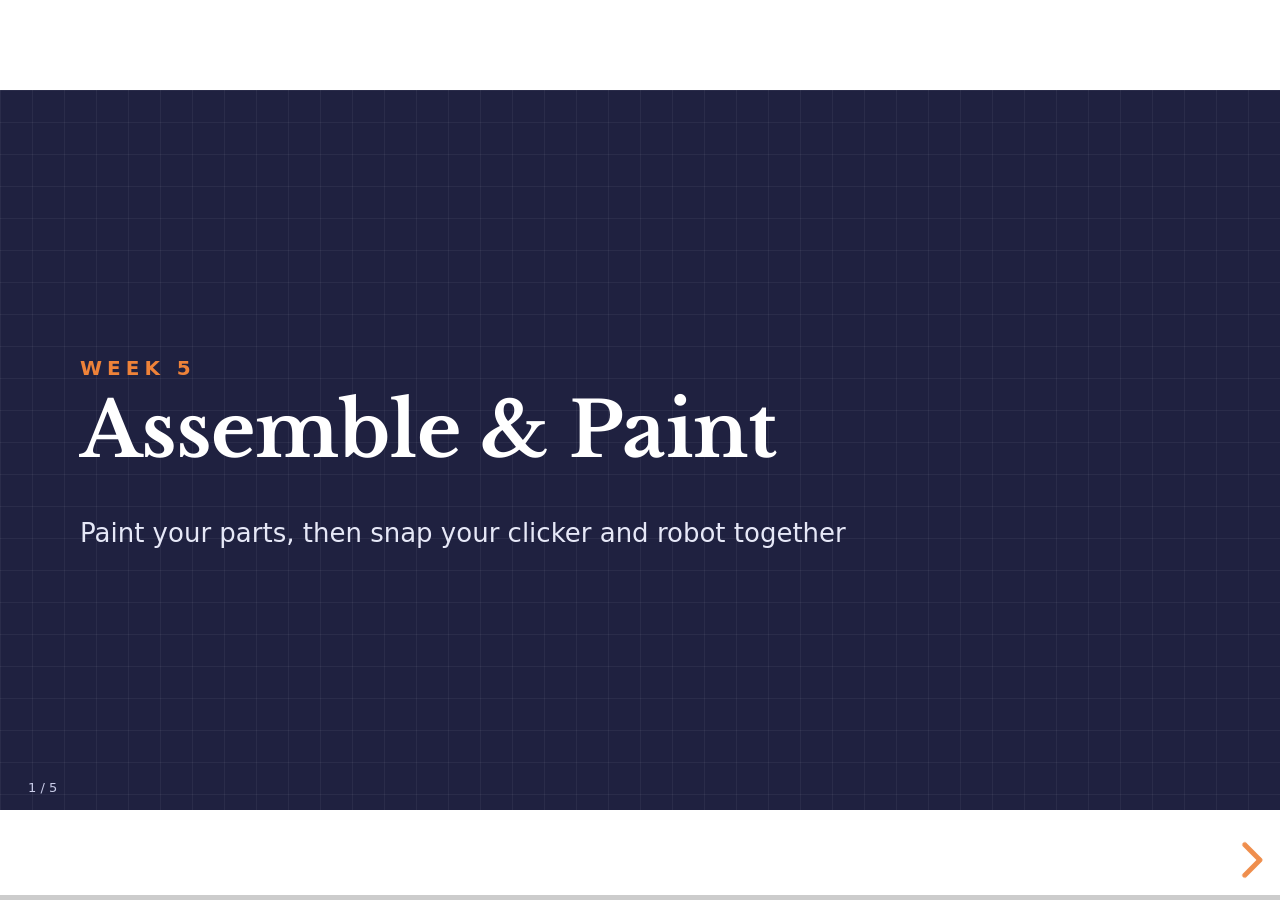
<file: week5.html>
<!doctype html>
<html lang="en">
<head>
<meta charset="utf-8">
<meta name="viewport" content="width=device-width,initial-scale=1">
<title>3D Printing Lab · Week 5: Assemble &amp; Paint</title>
<meta name="description" content="Paint your parts, then snap your clicker and robot together">
<link rel="icon" href="data:image/svg+xml,%3Csvg xmlns='http://www.w3.org/2000/svg' viewBox='0 0 32 32'%3E%3Crect width='32' height='32' rx='7' fill='%231F2140'/%3E%3Crect x='7' y='9' width='18' height='4' rx='2' fill='%23F6C453'/%3E%3Crect x='5' y='15' width='22' height='4' rx='2' fill='%23EE8239'/%3E%3Crect x='3' y='21' width='26' height='4' rx='2' fill='%23F6C453'/%3E%3C/svg%3E">
<link rel="preconnect" href="https://fonts.googleapis.com"><link rel="preconnect" href="https://fonts.gstatic.com" crossorigin>
<link href="https://fonts.googleapis.com/css2?family=Libre+Baskerville:wght@700&display=swap" rel="stylesheet">
<link rel="stylesheet" href="assets/reveal/reset.css">
<link rel="stylesheet" href="assets/reveal/reveal.css">
<link rel="stylesheet" href="assets/deck.css">
</head>
<body>
<a id="allweeks" href="index.html">&larr; All weeks</a>
<div class="reveal"><div class="slides">
<section class="slide dark cover divider"><div class="kick abs">WEEK 5</div><h2>Assemble &amp; Paint</h2><p class="s">Paint your parts, then snap your clicker and robot together</p><div class="pg">1 / 5</div><aside class="notes"><p><b>Week 5 Summary [~50 minutes]</b></p><p>Rules review + paint rules: 5 min</p><p>Paint clicker keycaps and robot parts: 20 min</p><p>Dry time: clean up, then Free Design on Chromebooks: 10 min</p><p>Assemble the clicker (slide 4): 5 min</p><p>Assemble the robot (slide 5): 10 min</p><p>Set up</p><p>Before class: take supports off all prints. Sort each student&#x27;s parts into a bag with their name.</p><p>Each bag: clicker base, 3 keycaps, 3 switches, key ring set, robot body, head and 4 limbs.</p><p>Cover tables. Paint pens, paper towels, and a drying spot for each student.</p><p>Paint first, assemble last, so the paint is dry before parts are handled and snapped together.</p></aside></section>
<section class="slide "><h1 class="t">Our Lab Rules</h1><div class="abs " style="left:56px;right:56px;top:140px"><div style="display:grid;grid-template-columns:repeat(4,1fr);gap:22px 22px"><div class="card tile" style="height:236px;padding:20px 22px"><span class="ic" style="--c:#D4494C;width:64px;height:64px;"><svg aria-hidden="true" fill="currentColor" stroke-width="0" viewBox="0 0 448 512" xmlns="http://www.w3.org/2000/svg"><path d="M408.781 128.007C386.356 127.578 368 146.36 368 168.79V256h-8V79.79c0-22.43-18.356-41.212-40.781-40.783C297.488 39.423 280 57.169 280 79v177h-8V40.79C272 18.36 253.644-.422 231.219.007 209.488.423 192 18.169 192 40v216h-8V80.79c0-22.43-18.356-41.212-40.781-40.783C121.488 40.423 104 58.169 104 80v235.992l-31.648-43.519c-12.993-17.866-38.009-21.817-55.877-8.823-17.865 12.994-21.815 38.01-8.822 55.877l125.601 172.705A48 48 0 0 0 172.073 512h197.59c22.274 0 41.622-15.324 46.724-37.006l26.508-112.66a192.011 192.011 0 0 0 5.104-43.975V168c.001-21.831-17.487-39.577-39.218-39.993z"></path></svg></span><h3 style="margin-top:18px;font-size:22px">Hands off printers</h3><p style="font-size:18px">Moving parts can pinch!</p></div><div class="card tile" style="height:236px;padding:20px 22px"><span class="ic" style="--c:#765DCF;width:64px;height:64px;"><svg aria-hidden="true" fill="currentColor" stroke-width="0" viewBox="0 0 512 512" xmlns="http://www.w3.org/2000/svg"><path d="M462.3 62.6C407.5 15.9 326 24.3 275.7 76.2L256 96.5l-19.7-20.3C186.1 24.3 104.5 15.9 49.7 62.6c-62.8 53.6-66.1 149.8-9.9 207.9l193.5 199.8c12.5 12.9 32.8 12.9 45.3 0l193.5-199.8c56.3-58.1 53-154.3-9.8-207.9z"></path></svg></span><h3 style="margin-top:18px;font-size:22px">Kind words and suggestions</h3><p style="font-size:18px">Share ideas kindly. No put-downs.</p></div><div class="card tile" style="height:236px;padding:20px 22px"><span class="ic" style="--c:#406EDC;width:64px;height:64px;"><svg aria-hidden="true" fill="currentColor" stroke-width="0" viewBox="0 0 512 512" xmlns="http://www.w3.org/2000/svg"><path d="M256 32C114.6 32 0 125.1 0 240c0 49.6 21.4 95 57 130.7C44.5 421.1 2.7 466 2.2 466.5c-2.2 2.3-2.8 5.7-1.5 8.7S4.8 480 8 480c66.3 0 116-31.8 140.6-51.4 32.7 12.3 69 19.4 107.4 19.4 141.4 0 256-93.1 256-208S397.4 32 256 32zM128 272c-17.7 0-32-14.3-32-32s14.3-32 32-32 32 14.3 32 32-14.3 32-32 32zm128 0c-17.7 0-32-14.3-32-32s14.3-32 32-32 32 14.3 32 32-14.3 32-32 32zm128 0c-17.7 0-32-14.3-32-32s14.3-32 32-32 32 14.3 32 32-14.3 32-32 32z"></path></svg></span><h3 style="margin-top:18px;font-size:22px">One voice at a time</h3><p style="font-size:18px">Listen when someone is talking.</p></div><div class="card tile" style="height:236px;padding:20px 22px"><span class="ic" style="--c:#4F9B62;width:64px;height:64px;"><svg aria-hidden="true" fill="currentColor" stroke-width="0" viewBox="0 0 384 512" xmlns="http://www.w3.org/2000/svg"><path d="M202.021 0C122.202 0 70.503 32.703 29.914 91.026c-7.363 10.58-5.093 25.086 5.178 32.874l43.138 32.709c10.373 7.865 25.132 6.026 33.253-4.148 25.049-31.381 43.63-49.449 82.757-49.449 30.764 0 68.816 19.799 68.816 49.631 0 22.552-18.617 34.134-48.993 51.164-35.423 19.86-82.299 44.576-82.299 106.405V320c0 13.255 10.745 24 24 24h72.471c13.255 0 24-10.745 24-24v-5.773c0-42.86 125.268-44.645 125.268-160.627C377.504 66.256 286.902 0 202.021 0zM192 373.459c-38.196 0-69.271 31.075-69.271 69.271 0 38.195 31.075 69.27 69.271 69.27s69.271-31.075 69.271-69.271-31.075-69.27-69.271-69.27z"></path></svg></span><h3 style="margin-top:18px;font-size:22px">Questions at the end</h3><p style="font-size:18px">Save them for after the lesson.</p></div><div class="card tile" style="height:236px;padding:20px 22px"><span class="ic" style="--c:#EE8239;width:64px;height:64px;"><svg aria-hidden="true" fill="currentColor" stroke-width="0" viewBox="0 0 448 512" xmlns="http://www.w3.org/2000/svg"><path d="M432 304c0 114.9-93.1 208-208 208S16 418.9 16 304c0-104 76.3-190.2 176-205.5V64h-28c-6.6 0-12-5.4-12-12V12c0-6.6 5.4-12 12-12h120c6.6 0 12 5.4 12 12v40c0 6.6-5.4 12-12 12h-28v34.5c37.5 5.8 71.7 21.6 99.7 44.6l27.5-27.5c4.7-4.7 12.3-4.7 17 0l28.3 28.3c4.7 4.7 4.7 12.3 0 17l-29.4 29.4-.6.6C419.7 223.3 432 262.2 432 304zm-176 36V188.5c0-6.6-5.4-12-12-12h-40c-6.6 0-12 5.4-12 12V340c0 6.6 5.4 12 12 12h40c6.6 0 12-5.4 12-12z"></path></svg></span><h3 style="margin-top:18px;font-size:22px">Focus = build time</h3><p style="font-size:18px">Less focus means less time to build.</p></div><div class="card tile" style="height:236px;padding:20px 22px"><span class="ic" style="--c:#8E93C4;width:64px;height:64px;"><svg aria-hidden="true" fill="currentColor" stroke-width="0" viewBox="0 0 576 512" xmlns="http://www.w3.org/2000/svg"><path d="M512 320s-64 92.65-64 128c0 35.35 28.66 64 64 64s64-28.65 64-64-64-128-64-128zm-9.37-102.94L294.94 9.37C288.69 3.12 280.5 0 272.31 0s-16.38 3.12-22.62 9.37l-81.58 81.58L81.93 4.76c-6.25-6.25-16.38-6.25-22.62 0L36.69 27.38c-6.24 6.25-6.24 16.38 0 22.62l86.19 86.18-94.76 94.76c-37.49 37.48-37.49 98.26 0 135.75l117.19 117.19c18.74 18.74 43.31 28.12 67.87 28.12 24.57 0 49.13-9.37 67.87-28.12l221.57-221.57c12.5-12.5 12.5-32.75.01-45.25zm-116.22 70.97H65.93c1.36-3.84 3.57-7.98 7.43-11.83l13.15-13.15 81.61-81.61 58.6 58.6c12.49 12.49 32.75 12.49 45.24 0s12.49-32.75 0-45.24l-58.6-58.6 58.95-58.95 162.44 162.44-48.34 48.34z"></path></svg></span><h3 style="margin-top:18px;font-size:22px">We print in white</h3><p style="font-size:18px">You can paint your print in Week 5!</p></div><div class="card tile" style="height:236px;padding:20px 22px"><span class="ic" style="--c:#2B2D6E;width:64px;height:64px;"><svg aria-hidden="true" fill="currentColor" stroke-width="0" viewBox="0 0 640 512" xmlns="http://www.w3.org/2000/svg"><path d="M624 448h-80V113.45C544 86.19 522.47 64 496 64H384v64h96v384h144c8.84 0 16-7.16 16-16v-32c0-8.84-7.16-16-16-16zM312.24 1.01l-192 49.74C105.99 54.44 96 67.7 96 82.92V448H16c-8.84 0-16 7.16-16 16v32c0 8.84 7.16 16 16 16h336V33.18c0-21.58-19.56-37.41-39.76-32.17zM264 288c-13.25 0-24-14.33-24-32s10.75-32 24-32 24 14.33 24 32-10.75 32-24 32z"></path></svg></span><h3 style="margin-top:18px;font-size:22px">Stay on task</h3><p style="font-size:18px">Off task means back to your classroom.</p></div><div class="card tile" style="height:236px;padding:20px 22px"><span class="ic" style="--c:#F6C453;width:64px;height:64px;"><svg aria-hidden="true" fill="currentColor" stroke-width="0" viewBox="0 0 448 512" xmlns="http://www.w3.org/2000/svg"><path d="M400 224h-24v-72C376 68.2 307.8 0 224 0S72 68.2 72 152v72H48c-26.5 0-48 21.5-48 48v192c0 26.5 21.5 48 48 48h352c26.5 0 48-21.5 48-48V272c0-26.5-21.5-48-48-48zm-104 0H152v-72c0-39.7 32.3-72 72-72s72 32.3 72 72v72z"></path></svg></span><h3 style="margin-top:18px;font-size:22px">Locked stays locked</h3><p style="font-size:18px">Do not click a padlock to unlock it.</p></div></div></div><div class="pg">2 / 5</div><aside class="notes"><p><b>Our Lab Rules [~ 3 min] Review this slide each week prior to the lesson content</b></p><p>Safety: hands off printers. The printer has a hot nozzle and moving parts that can pinch. The printer will keep moving, even if something is in its path.</p><p>Kind words and suggestions: everyone&#x27;s design is their own artistic vision. Helpful ideas are welcome (&#x27;Have you tried...?&#x27;, &#x27;I like how...&#x27;), but we do not put down others designs.</p><p>Questions at the end: many of your questions will be answered in the lesson material. We answer any questions you still have at the end, this allows us to have more build time.</p><p>White filament: every print comes out white. Painting can be done at home or in week 6.</p><p>Stay on task: if you are off task you may be asked to go back to your classroom.</p><p>Locked items stay locked: some parts are locked on purpose so they stay the right size. Do not click the padlock to unlock them. If something will not move, it is supposed to stay put.</p></aside></section>
<section class="slide "><h1 class="t">Paint Pen Rules</h1><div class="cards4" style="top:150px"><div class="card tile c" style="height:390px;padding:34px 20px"><span class="ic" style="--c:#F6C453;width:110px;height:110px;"><svg aria-hidden="true" fill="currentColor" stroke-width="0" viewBox="0 0 512 512" xmlns="http://www.w3.org/2000/svg"><path d="M167.02 309.34c-40.12 2.58-76.53 17.86-97.19 72.3-2.35 6.21-8 9.98-14.59 9.98-11.11 0-45.46-27.67-55.25-34.35C0 439.62 37.93 512 128 512c75.86 0 128-43.77 128-120.19 0-3.11-.65-6.08-.97-9.13l-88.01-73.34zM457.89 0c-15.16 0-29.37 6.71-40.21 16.45C213.27 199.05 192 203.34 192 257.09c0 13.7 3.25 26.76 8.73 38.7l63.82 53.18c7.21 1.8 14.64 3.03 22.39 3.03 62.11 0 98.11-45.47 211.16-256.46 7.38-14.35 13.9-29.85 13.9-45.99C512 20.64 486 0 457.89 0z"></path></svg></span><h3 style="font-size:28px;margin-top:26px">Paint first</h3><p style="font-size:21px;margin-top:10px;line-height:1.4">Paint before you snap parts together.</p></div><div class="card tile c" style="height:390px;padding:34px 20px"><span class="ic" style="--c:#D4494C;width:110px;height:110px;"><svg aria-hidden="true" fill="currentColor" stroke-width="0" viewBox="0 0 512 512" xmlns="http://www.w3.org/2000/svg"><path d="M256 8C119 8 8 119 8 256s111 248 248 248 248-111 248-248S393 8 256 8z"></path></svg></span><h3 style="font-size:28px;margin-top:26px">Keep joints clean</h3><p style="font-size:21px;margin-top:10px;line-height:1.4">No paint on the balls or in the sockets.</p></div><div class="card tile c" style="height:390px;padding:34px 20px"><span class="ic" style="--c:#406EDC;width:110px;height:110px;"><svg aria-hidden="true" fill="currentColor" stroke-width="0" viewBox="0 0 448 512" xmlns="http://www.w3.org/2000/svg"><path d="M448 240v96c0 3.084-.356 6.159-1.063 9.162l-32 136C410.686 499.23 394.562 512 376 512H168a40.004 40.004 0 0 1-32.35-16.473l-127.997-176c-12.993-17.866-9.043-42.883 8.822-55.876 17.867-12.994 42.884-9.043 55.877 8.823L104 315.992V40c0-22.091 17.908-40 40-40s40 17.909 40 40v200h8v-40c0-22.091 17.908-40 40-40s40 17.909 40 40v40h8v-24c0-22.091 17.908-40 40-40s40 17.909 40 40v24h8c0-22.091 17.908-40 40-40s40 17.909 40 40zm-256 80h-8v96h8v-96zm88 0h-8v96h8v-96zm88 0h-8v96h8v-96z"></path></svg></span><h3 style="font-size:28px;margin-top:26px">Thin and light</h3><p style="font-size:21px;margin-top:10px;line-height:1.4">Small strokes. Let each color dry.</p></div><div class="card tile c" style="height:390px;padding:34px 20px"><span class="ic" style="--c:#4F9B62;width:110px;height:110px;"><svg aria-hidden="true" fill="currentColor" stroke-width="0" viewBox="0 0 512 512" xmlns="http://www.w3.org/2000/svg"><path d="M173.898 439.404l-166.4-166.4c-9.997-9.997-9.997-26.206 0-36.204l36.203-36.204c9.997-9.998 26.207-9.998 36.204 0L192 312.69 432.095 72.596c9.997-9.997 26.207-9.997 36.204 0l36.203 36.204c9.997 9.997 9.997 26.206 0 36.204l-294.4 294.401c-9.998 9.997-26.207 9.997-36.204-.001z"></path></svg></span><h3 style="font-size:28px;margin-top:26px">Caps back on</h3><p style="font-size:21px;margin-top:10px;line-height:1.4">Put the cap on when you switch colors.</p></div></div><div class="pg">3 / 5</div><aside class="notes"><p><b>Paint Pen Rules [~3 min]</b></p><p>Show a paint pen. Demo pressing the tip on scrap paper to start the paint flowing.</p><p>Paint first: everything gets painted before it is put together, so paint does not get into the switches or joints.</p><p>Keep joints clean: paint on a ball or in a socket makes the joint sticky and too tight to snap.</p><p>Clicker keycaps: fill the stamped dents with color, then wipe the top with a paper towel so the shape pops.</p><p>Thin and light: thick paint takes longer to dry and smears. Let one color dry before adding the next.</p></aside></section>
<section class="slide "><h1 class="t">Assembly Day: Snap It Together</h1><div class="cards3" style="top:160px"><div class="card tile c" style="height:430px;padding:34px 22px"><span class="ic" style="--c:#406EDC;width:156px;height:156px;"><svg aria-hidden="true" fill="currentColor" stroke-width="0" viewBox="0 0 448 512" xmlns="http://www.w3.org/2000/svg"><path d="M448 240v96c0 3.084-.356 6.159-1.063 9.162l-32 136C410.686 499.23 394.562 512 376 512H168a40.004 40.004 0 0 1-32.35-16.473l-127.997-176c-12.993-17.866-9.043-42.883 8.822-55.876 17.867-12.994 42.884-9.043 55.877 8.823L104 315.992V40c0-22.091 17.908-40 40-40s40 17.909 40 40v200h8v-40c0-22.091 17.908-40 40-40s40 17.909 40 40v40h8v-24c0-22.091 17.908-40 40-40s40 17.909 40 40v24h8c0-22.091 17.908-40 40-40s40 17.909 40 40zm-256 80h-8v96h8v-96zm88 0h-8v96h8v-96zm88 0h-8v96h8v-96z"></path></svg></span><h3 style="font:700 34px var(--serif);margin:30px 0 14px">1. Switches in</h3><p style="font-size:21px;line-height:1.4">Push each switch into the base until it clicks.</p></div><div class="arrow"><svg viewBox="0 0 36 36" fill="currentColor"><path d="M4 11h14V5l14 13-14 13v-6H4z"/></svg></div><div class="card tile c" style="height:430px;padding:34px 22px"><span class="ic" style="--c:#EE8239;width:156px;height:156px;"><svg aria-hidden="true" fill="currentColor" stroke-width="0" viewBox="0 0 576 512" xmlns="http://www.w3.org/2000/svg"><path d="M528 448H48c-26.51 0-48-21.49-48-48V112c0-26.51 21.49-48 48-48h480c26.51 0 48 21.49 48 48v288c0 26.51-21.49 48-48 48zM128 180v-40c0-6.627-5.373-12-12-12H76c-6.627 0-12 5.373-12 12v40c0 6.627 5.373 12 12 12h40c6.627 0 12-5.373 12-12zm96 0v-40c0-6.627-5.373-12-12-12h-40c-6.627 0-12 5.373-12 12v40c0 6.627 5.373 12 12 12h40c6.627 0 12-5.373 12-12zm96 0v-40c0-6.627-5.373-12-12-12h-40c-6.627 0-12 5.373-12 12v40c0 6.627 5.373 12 12 12h40c6.627 0 12-5.373 12-12zm96 0v-40c0-6.627-5.373-12-12-12h-40c-6.627 0-12 5.373-12 12v40c0 6.627 5.373 12 12 12h40c6.627 0 12-5.373 12-12zm96 0v-40c0-6.627-5.373-12-12-12h-40c-6.627 0-12 5.373-12 12v40c0 6.627 5.373 12 12 12h40c6.627 0 12-5.373 12-12zm-336 96v-40c0-6.627-5.373-12-12-12h-40c-6.627 0-12 5.373-12 12v40c0 6.627 5.373 12 12 12h40c6.627 0 12-5.373 12-12zm96 0v-40c0-6.627-5.373-12-12-12h-40c-6.627 0-12 5.373-12 12v40c0 6.627 5.373 12 12 12h40c6.627 0 12-5.373 12-12zm96 0v-40c0-6.627-5.373-12-12-12h-40c-6.627 0-12 5.373-12 12v40c0 6.627 5.373 12 12 12h40c6.627 0 12-5.373 12-12zm96 0v-40c0-6.627-5.373-12-12-12h-40c-6.627 0-12 5.373-12 12v40c0 6.627 5.373 12 12 12h40c6.627 0 12-5.373 12-12zm-336 96v-40c0-6.627-5.373-12-12-12H76c-6.627 0-12 5.373-12 12v40c0 6.627 5.373 12 12 12h40c6.627 0 12-5.373 12-12zm288 0v-40c0-6.627-5.373-12-12-12H172c-6.627 0-12 5.373-12 12v40c0 6.627 5.373 12 12 12h232c6.627 0 12-5.373 12-12zm96 0v-40c0-6.627-5.373-12-12-12h-40c-6.627 0-12 5.373-12 12v40c0 6.627 5.373 12 12 12h40c6.627 0 12-5.373 12-12z"></path></svg></span><h3 style="font:700 34px var(--serif);margin:30px 0 14px">2. Keys on</h3><p style="font-size:21px;line-height:1.4">Press each keycap onto the + on top of a switch.</p></div><div class="arrow"><svg viewBox="0 0 36 36" fill="currentColor"><path d="M4 11h14V5l14 13-14 13v-6H4z"/></svg></div><div class="card tile c" style="height:430px;padding:34px 22px"><span class="ic" style="--c:#4F9B62;width:156px;height:156px;"><svg aria-hidden="true" fill="currentColor" stroke-width="0" viewBox="0 0 512 512" xmlns="http://www.w3.org/2000/svg"><path d="M512 176.001C512 273.203 433.202 352 336 352c-11.22 0-22.19-1.062-32.827-3.069l-24.012 27.014A23.999 23.999 0 0 1 261.223 384H224v40c0 13.255-10.745 24-24 24h-40v40c0 13.255-10.745 24-24 24H24c-13.255 0-24-10.745-24-24v-78.059c0-6.365 2.529-12.47 7.029-16.971l161.802-161.802C163.108 213.814 160 195.271 160 176 160 78.798 238.797.001 335.999 0 433.488-.001 512 78.511 512 176.001zM336 128c0 26.51 21.49 48 48 48s48-21.49 48-48-21.49-48-48-48-48 21.49-48 48z"></path></svg></span><h3 style="font:700 34px var(--serif);margin:30px 0 14px">3. Ring on</h3><p style="font-size:21px;line-height:1.4">An adult adds the key ring. Click away!</p></div></div><div class="pg">4 / 5</div><aside class="notes"><p><b>Assembly: Clicker [~5 min] Paint must be dry</b></p><p>1. Switches in: the metal pins point down into the base. Push straight down until the side clips snap.</p><p>2. Keys on: line up the + under the keycap with the + on the switch and press straight down.</p><p>3. Ring on: an adult opens the small jump ring with two pliers, loops it through the tab hole and onto the chain.</p><p>Test it: every key should click. A loose switch: a drop of glue on the outside of the switch fixes it.</p></aside></section>
<section class="slide "><h1 class="t">Assembly Day: Build Your Bot</h1><div class="cards3" style="top:160px"><div class="card tile c" style="height:430px;padding:34px 22px"><span class="ic" style="--c:#F6C453;width:156px;height:156px;"><svg aria-hidden="true" fill="currentColor" stroke-width="0" viewBox="0 0 512 512" xmlns="http://www.w3.org/2000/svg"><path d="M167.02 309.34c-40.12 2.58-76.53 17.86-97.19 72.3-2.35 6.21-8 9.98-14.59 9.98-11.11 0-45.46-27.67-55.25-34.35C0 439.62 37.93 512 128 512c75.86 0 128-43.77 128-120.19 0-3.11-.65-6.08-.97-9.13l-88.01-73.34zM457.89 0c-15.16 0-29.37 6.71-40.21 16.45C213.27 199.05 192 203.34 192 257.09c0 13.7 3.25 26.76 8.73 38.7l63.82 53.18c7.21 1.8 14.64 3.03 22.39 3.03 62.11 0 98.11-45.47 211.16-256.46 7.38-14.35 13.9-29.85 13.9-45.99C512 20.64 486 0 457.89 0z"></path></svg></span><h3 style="font:700 34px var(--serif);margin:30px 0 14px">1. Paint first</h3><p style="font-size:21px;line-height:1.4">Color your parts with paint pens. Let them dry.</p></div><div class="arrow"><svg viewBox="0 0 36 36" fill="currentColor"><path d="M4 11h14V5l14 13-14 13v-6H4z"/></svg></div><div class="card tile c" style="height:430px;padding:34px 22px"><span class="ic" style="--c:#406EDC;width:156px;height:156px;"><svg aria-hidden="true" fill="currentColor" stroke-width="0" viewBox="0 0 496 512" xmlns="http://www.w3.org/2000/svg"><path d="M248 8C111 8 0 119 0 256s111 248 248 248 248-111 248-248S385 8 248 8zm80 168c17.7 0 32 14.3 32 32s-14.3 32-32 32-32-14.3-32-32 14.3-32 32-32zm-160 0c17.7 0 32 14.3 32 32s-14.3 32-32 32-32-14.3-32-32 14.3-32 32-32zm194.8 170.2C334.3 380.4 292.5 400 248 400s-86.3-19.6-114.8-53.8c-13.6-16.3 11-36.7 24.6-20.5 22.4 26.9 55.2 42.2 90.2 42.2s67.8-15.4 90.2-42.2c13.4-16.2 38.1 4.2 24.6 20.5z"></path></svg></span><h3 style="font:700 34px var(--serif);margin:30px 0 14px">2. Head on</h3><p style="font-size:21px;line-height:1.4">Press the head onto the neck ball until it pops.</p></div><div class="arrow"><svg viewBox="0 0 36 36" fill="currentColor"><path d="M4 11h14V5l14 13-14 13v-6H4z"/></svg></div><div class="card tile c" style="height:430px;padding:34px 22px"><span class="ic" style="--c:#4F9B62;width:156px;height:156px;"><svg aria-hidden="true" fill="currentColor" stroke-width="0" viewBox="0 0 448 512" xmlns="http://www.w3.org/2000/svg"><path d="M408.781 128.007C386.356 127.578 368 146.36 368 168.79V256h-8V79.79c0-22.43-18.356-41.212-40.781-40.783C297.488 39.423 280 57.169 280 79v177h-8V40.79C272 18.36 253.644-.422 231.219.007 209.488.423 192 18.169 192 40v216h-8V80.79c0-22.43-18.356-41.212-40.781-40.783C121.488 40.423 104 58.169 104 80v235.992l-31.648-43.519c-12.993-17.866-38.009-21.817-55.877-8.823-17.865 12.994-21.815 38.01-8.822 55.877l125.601 172.705A48 48 0 0 0 172.073 512h197.59c22.274 0 41.622-15.324 46.724-37.006l26.508-112.66a192.011 192.011 0 0 0 5.104-43.975V168c.001-21.831-17.487-39.577-39.218-39.993z"></path></svg></span><h3 style="font:700 34px var(--serif);margin:30px 0 14px">3. Snap limbs</h3><p style="font-size:21px;line-height:1.4">Pop each arm and leg into a socket. Push the head: boing!</p></div></div><div class="pg">5 / 5</div><aside class="notes"><p><b>Assembly: Robot [~10 min] Paint must be dry</b></p><p>Skip step 1 on this slide if the parts were already painted.</p><p>2. Head on: line up the socket under the head with the ball on the neck and press straight down until it pops on.</p><p>3. Snap limbs: arms go in the side sockets, legs in the bottom sockets. Push each ball straight in.</p><p>Test it: push the head down gently. The spring should push it back up. Every joint should swivel.</p><p>A ball that will not go in: check for paint or a support bit in the socket.</p></aside></section>
</div></div>
<script src="assets/reveal/reveal.js"></script>
<script src="assets/reveal/plugin/notes/notes.js"></script>
<script>
Reveal.initialize({
  width: 1280, height: 720, margin: 0, minScale: 0.1, maxScale: 3,
  center: false, controls: true, controlsTutorial: false, progress: true, slideNumber: false,
  hash: true, history: false, transition: 'fade', transitionSpeed: 'fast', backgroundTransition: 'none',
  pdfSeparateFragments: false, plugins: [RevealNotes]
});
</script>
</body>
</html>
</file>
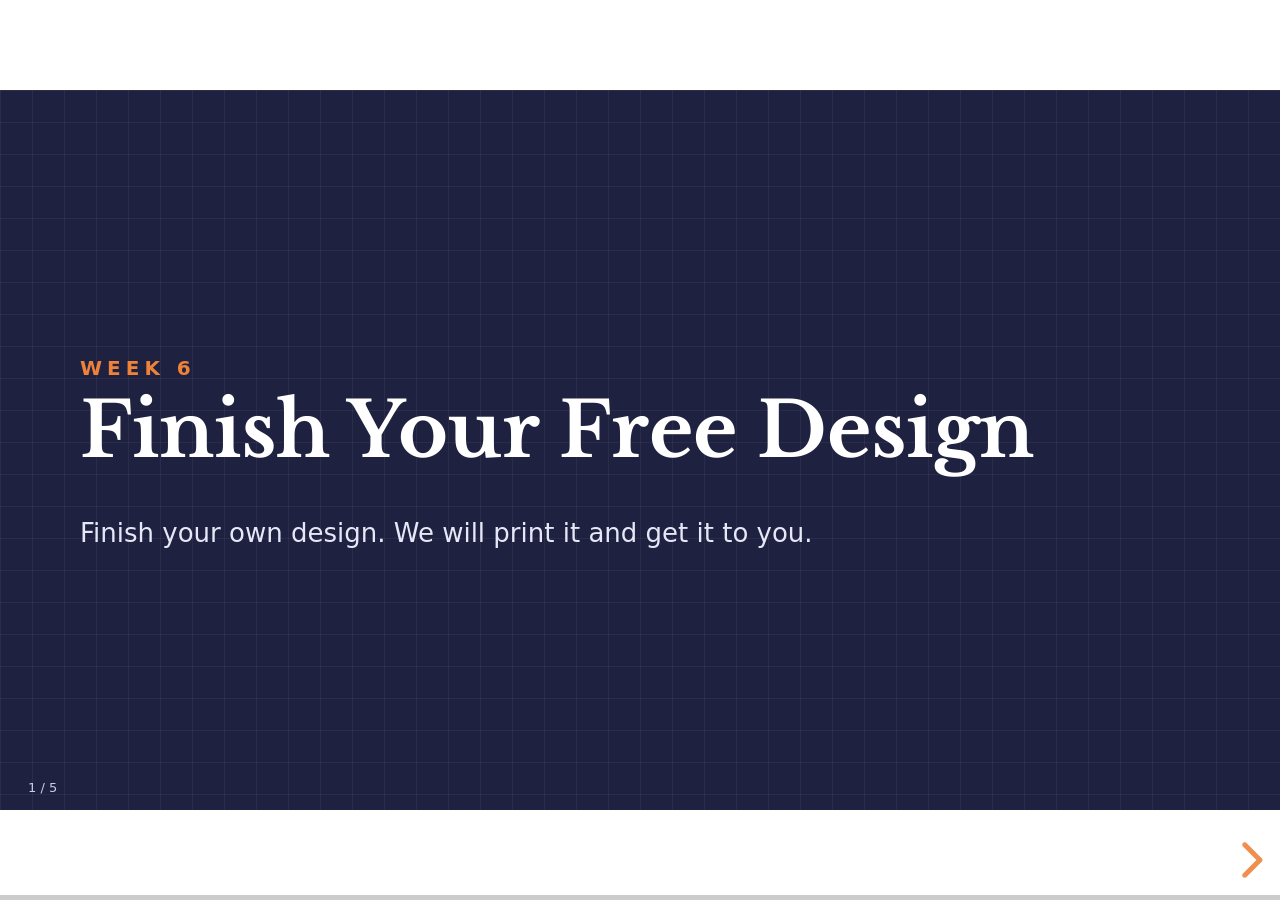
<file: week6.html>
<!doctype html>
<html lang="en">
<head>
<meta charset="utf-8">
<meta name="viewport" content="width=device-width,initial-scale=1">
<title>3D Printing Lab · Week 6: Finish Your Free Design</title>
<meta name="description" content="Finish your own design. We will print it and get it to you.">
<link rel="icon" href="data:image/svg+xml,%3Csvg xmlns='http://www.w3.org/2000/svg' viewBox='0 0 32 32'%3E%3Crect width='32' height='32' rx='7' fill='%231F2140'/%3E%3Crect x='7' y='9' width='18' height='4' rx='2' fill='%23F6C453'/%3E%3Crect x='5' y='15' width='22' height='4' rx='2' fill='%23EE8239'/%3E%3Crect x='3' y='21' width='26' height='4' rx='2' fill='%23F6C453'/%3E%3C/svg%3E">
<link rel="preconnect" href="https://fonts.googleapis.com"><link rel="preconnect" href="https://fonts.gstatic.com" crossorigin>
<link href="https://fonts.googleapis.com/css2?family=Libre+Baskerville:wght@700&display=swap" rel="stylesheet">
<link rel="stylesheet" href="assets/reveal/reset.css">
<link rel="stylesheet" href="assets/reveal/reveal.css">
<link rel="stylesheet" href="assets/deck.css">
</head>
<body>
<a id="allweeks" href="index.html">&larr; All weeks</a>
<div class="reveal"><div class="slides">
<section class="slide dark cover divider"><div class="kick abs">WEEK 6</div><h2>Finish Your Free Design</h2><p class="s">Finish your own design. We will print it and get it to you.</p><div class="pg">1 / 5</div><aside class="notes"><p><b>Week 6 Summary [~50 minutes]</b></p><p>Rules review: 2 min</p><p>Controls refresher (slide 3): 2 min</p><p>Free Design checklist: 3 min</p><p>Open Chromebooks and the Free Design: 5 min</p><p>Build (slide 4 up for duration of build time): 30 min</p><p>Adult checks, export, and wrap up: 8 min</p><p>Set up</p><p>Each student opens the design they started in Week 1: name free design.</p><p>Free Designs print after class and go home the following week.</p></aside></section>
<section class="slide "><h1 class="t">Our Lab Rules</h1><div class="abs " style="left:56px;right:56px;top:140px"><div style="display:grid;grid-template-columns:repeat(4,1fr);gap:22px 22px"><div class="card tile" style="height:236px;padding:20px 22px"><span class="ic" style="--c:#D4494C;width:64px;height:64px;"><svg aria-hidden="true" fill="currentColor" stroke-width="0" viewBox="0 0 448 512" xmlns="http://www.w3.org/2000/svg"><path d="M408.781 128.007C386.356 127.578 368 146.36 368 168.79V256h-8V79.79c0-22.43-18.356-41.212-40.781-40.783C297.488 39.423 280 57.169 280 79v177h-8V40.79C272 18.36 253.644-.422 231.219.007 209.488.423 192 18.169 192 40v216h-8V80.79c0-22.43-18.356-41.212-40.781-40.783C121.488 40.423 104 58.169 104 80v235.992l-31.648-43.519c-12.993-17.866-38.009-21.817-55.877-8.823-17.865 12.994-21.815 38.01-8.822 55.877l125.601 172.705A48 48 0 0 0 172.073 512h197.59c22.274 0 41.622-15.324 46.724-37.006l26.508-112.66a192.011 192.011 0 0 0 5.104-43.975V168c.001-21.831-17.487-39.577-39.218-39.993z"></path></svg></span><h3 style="margin-top:18px;font-size:22px">Hands off printers</h3><p style="font-size:18px">Moving parts can pinch!</p></div><div class="card tile" style="height:236px;padding:20px 22px"><span class="ic" style="--c:#765DCF;width:64px;height:64px;"><svg aria-hidden="true" fill="currentColor" stroke-width="0" viewBox="0 0 512 512" xmlns="http://www.w3.org/2000/svg"><path d="M462.3 62.6C407.5 15.9 326 24.3 275.7 76.2L256 96.5l-19.7-20.3C186.1 24.3 104.5 15.9 49.7 62.6c-62.8 53.6-66.1 149.8-9.9 207.9l193.5 199.8c12.5 12.9 32.8 12.9 45.3 0l193.5-199.8c56.3-58.1 53-154.3-9.8-207.9z"></path></svg></span><h3 style="margin-top:18px;font-size:22px">Kind words and suggestions</h3><p style="font-size:18px">Share ideas kindly. No put-downs.</p></div><div class="card tile" style="height:236px;padding:20px 22px"><span class="ic" style="--c:#406EDC;width:64px;height:64px;"><svg aria-hidden="true" fill="currentColor" stroke-width="0" viewBox="0 0 512 512" xmlns="http://www.w3.org/2000/svg"><path d="M256 32C114.6 32 0 125.1 0 240c0 49.6 21.4 95 57 130.7C44.5 421.1 2.7 466 2.2 466.5c-2.2 2.3-2.8 5.7-1.5 8.7S4.8 480 8 480c66.3 0 116-31.8 140.6-51.4 32.7 12.3 69 19.4 107.4 19.4 141.4 0 256-93.1 256-208S397.4 32 256 32zM128 272c-17.7 0-32-14.3-32-32s14.3-32 32-32 32 14.3 32 32-14.3 32-32 32zm128 0c-17.7 0-32-14.3-32-32s14.3-32 32-32 32 14.3 32 32-14.3 32-32 32zm128 0c-17.7 0-32-14.3-32-32s14.3-32 32-32 32 14.3 32 32-14.3 32-32 32z"></path></svg></span><h3 style="margin-top:18px;font-size:22px">One voice at a time</h3><p style="font-size:18px">Listen when someone is talking.</p></div><div class="card tile" style="height:236px;padding:20px 22px"><span class="ic" style="--c:#4F9B62;width:64px;height:64px;"><svg aria-hidden="true" fill="currentColor" stroke-width="0" viewBox="0 0 384 512" xmlns="http://www.w3.org/2000/svg"><path d="M202.021 0C122.202 0 70.503 32.703 29.914 91.026c-7.363 10.58-5.093 25.086 5.178 32.874l43.138 32.709c10.373 7.865 25.132 6.026 33.253-4.148 25.049-31.381 43.63-49.449 82.757-49.449 30.764 0 68.816 19.799 68.816 49.631 0 22.552-18.617 34.134-48.993 51.164-35.423 19.86-82.299 44.576-82.299 106.405V320c0 13.255 10.745 24 24 24h72.471c13.255 0 24-10.745 24-24v-5.773c0-42.86 125.268-44.645 125.268-160.627C377.504 66.256 286.902 0 202.021 0zM192 373.459c-38.196 0-69.271 31.075-69.271 69.271 0 38.195 31.075 69.27 69.271 69.27s69.271-31.075 69.271-69.271-31.075-69.27-69.271-69.27z"></path></svg></span><h3 style="margin-top:18px;font-size:22px">Questions at the end</h3><p style="font-size:18px">Save them for after the lesson.</p></div><div class="card tile" style="height:236px;padding:20px 22px"><span class="ic" style="--c:#EE8239;width:64px;height:64px;"><svg aria-hidden="true" fill="currentColor" stroke-width="0" viewBox="0 0 448 512" xmlns="http://www.w3.org/2000/svg"><path d="M432 304c0 114.9-93.1 208-208 208S16 418.9 16 304c0-104 76.3-190.2 176-205.5V64h-28c-6.6 0-12-5.4-12-12V12c0-6.6 5.4-12 12-12h120c6.6 0 12 5.4 12 12v40c0 6.6-5.4 12-12 12h-28v34.5c37.5 5.8 71.7 21.6 99.7 44.6l27.5-27.5c4.7-4.7 12.3-4.7 17 0l28.3 28.3c4.7 4.7 4.7 12.3 0 17l-29.4 29.4-.6.6C419.7 223.3 432 262.2 432 304zm-176 36V188.5c0-6.6-5.4-12-12-12h-40c-6.6 0-12 5.4-12 12V340c0 6.6 5.4 12 12 12h40c6.6 0 12-5.4 12-12z"></path></svg></span><h3 style="margin-top:18px;font-size:22px">Focus = build time</h3><p style="font-size:18px">Less focus means less time to build.</p></div><div class="card tile" style="height:236px;padding:20px 22px"><span class="ic" style="--c:#8E93C4;width:64px;height:64px;"><svg aria-hidden="true" fill="currentColor" stroke-width="0" viewBox="0 0 576 512" xmlns="http://www.w3.org/2000/svg"><path d="M512 320s-64 92.65-64 128c0 35.35 28.66 64 64 64s64-28.65 64-64-64-128-64-128zm-9.37-102.94L294.94 9.37C288.69 3.12 280.5 0 272.31 0s-16.38 3.12-22.62 9.37l-81.58 81.58L81.93 4.76c-6.25-6.25-16.38-6.25-22.62 0L36.69 27.38c-6.24 6.25-6.24 16.38 0 22.62l86.19 86.18-94.76 94.76c-37.49 37.48-37.49 98.26 0 135.75l117.19 117.19c18.74 18.74 43.31 28.12 67.87 28.12 24.57 0 49.13-9.37 67.87-28.12l221.57-221.57c12.5-12.5 12.5-32.75.01-45.25zm-116.22 70.97H65.93c1.36-3.84 3.57-7.98 7.43-11.83l13.15-13.15 81.61-81.61 58.6 58.6c12.49 12.49 32.75 12.49 45.24 0s12.49-32.75 0-45.24l-58.6-58.6 58.95-58.95 162.44 162.44-48.34 48.34z"></path></svg></span><h3 style="margin-top:18px;font-size:22px">We print in white</h3><p style="font-size:18px">You can paint your print in Week 5!</p></div><div class="card tile" style="height:236px;padding:20px 22px"><span class="ic" style="--c:#2B2D6E;width:64px;height:64px;"><svg aria-hidden="true" fill="currentColor" stroke-width="0" viewBox="0 0 640 512" xmlns="http://www.w3.org/2000/svg"><path d="M624 448h-80V113.45C544 86.19 522.47 64 496 64H384v64h96v384h144c8.84 0 16-7.16 16-16v-32c0-8.84-7.16-16-16-16zM312.24 1.01l-192 49.74C105.99 54.44 96 67.7 96 82.92V448H16c-8.84 0-16 7.16-16 16v32c0 8.84 7.16 16 16 16h336V33.18c0-21.58-19.56-37.41-39.76-32.17zM264 288c-13.25 0-24-14.33-24-32s10.75-32 24-32 24 14.33 24 32-10.75 32-24 32z"></path></svg></span><h3 style="margin-top:18px;font-size:22px">Stay on task</h3><p style="font-size:18px">Off task means back to your classroom.</p></div><div class="card tile" style="height:236px;padding:20px 22px"><span class="ic" style="--c:#F6C453;width:64px;height:64px;"><svg aria-hidden="true" fill="currentColor" stroke-width="0" viewBox="0 0 448 512" xmlns="http://www.w3.org/2000/svg"><path d="M400 224h-24v-72C376 68.2 307.8 0 224 0S72 68.2 72 152v72H48c-26.5 0-48 21.5-48 48v192c0 26.5 21.5 48 48 48h352c26.5 0 48-21.5 48-48V272c0-26.5-21.5-48-48-48zm-104 0H152v-72c0-39.7 32.3-72 72-72s72 32.3 72 72v72z"></path></svg></span><h3 style="margin-top:18px;font-size:22px">Locked stays locked</h3><p style="font-size:18px">Do not click a padlock to unlock it.</p></div></div></div><div class="pg">2 / 5</div><aside class="notes"><p><b>Our Lab Rules [~ 3 min] Review this slide each week prior to the lesson content</b></p><p>Safety: hands off printers. The printer has a hot nozzle and moving parts that can pinch. The printer will keep moving, even if something is in its path.</p><p>Kind words and suggestions: everyone&#x27;s design is their own artistic vision. Helpful ideas are welcome (&#x27;Have you tried...?&#x27;, &#x27;I like how...&#x27;), but we do not put down others designs.</p><p>Questions at the end: many of your questions will be answered in the lesson material. We answer any questions you still have at the end, this allows us to have more build time.</p><p>White filament: every print comes out white. Painting can be done at home or in week 6.</p><p>Stay on task: if you are off task you may be asked to go back to your classroom.</p><p>Locked items stay locked: some parts are locked on purpose so they stay the right size. Do not click the padlock to unlock them. If something will not move, it is supposed to stay put.</p></aside></section>
<section class="slide "><h1 class="t">Tinkercad Controls</h1><div class="abs " style="left:56px;top:160px"><div class="card hrow" style="width:340px;height:150px;padding:14px 16px;gap:14px"><span class="ic" style="--c:#406EDC;width:56px;height:56px;"><svg aria-hidden="true" fill="currentColor" stroke-width="0" viewBox="0 0 512 512" xmlns="http://www.w3.org/2000/svg"><path d="M352.201 425.775l-79.196 79.196c-9.373 9.373-24.568 9.373-33.941 0l-79.196-79.196c-15.119-15.119-4.411-40.971 16.971-40.97h51.162L228 284H127.196v51.162c0 21.382-25.851 32.09-40.971 16.971L7.029 272.937c-9.373-9.373-9.373-24.569 0-33.941L86.225 159.8c15.119-15.119 40.971-4.411 40.971 16.971V228H228V127.196h-51.23c-21.382 0-32.09-25.851-16.971-40.971l79.196-79.196c9.373-9.373 24.568-9.373 33.941 0l79.196 79.196c15.119 15.119 4.411 40.971-16.971 40.971h-51.162V228h100.804v-51.162c0-21.382 25.851-32.09 40.97-16.971l79.196 79.196c9.373 9.373 9.373 24.569 0 33.941L425.773 352.2c-15.119 15.119-40.971 4.411-40.97-16.971V284H284v100.804h51.23c21.382 0 32.09 25.851 16.971 40.971z"></path></svg></span><div><h3>Move</h3><p>Drag a shape.</p></div></div></div><div class="abs " style="left:422px;top:160px"><div class="card hrow" style="width:340px;height:150px;padding:14px 16px;gap:14px"><span class="ic" style="--c:#4F9B62;width:56px;height:56px;"><svg aria-hidden="true" fill="currentColor" stroke-width="0" viewBox="0 0 448 512" xmlns="http://www.w3.org/2000/svg"><path d="M34.9 289.5l-22.2-22.2c-9.4-9.4-9.4-24.6 0-33.9L207 39c9.4-9.4 24.6-9.4 33.9 0l194.3 194.3c9.4 9.4 9.4 24.6 0 33.9L413 289.4c-9.5 9.5-25 9.3-34.3-.4L264 168.6V456c0 13.3-10.7 24-24 24h-32c-13.3 0-24-10.7-24-24V168.6L69.2 289.1c-9.3 9.8-24.8 10-34.3.4z"></path></svg></span><div><h3>Lift</h3><p>Drag the black cone.</p></div></div></div><div class="abs " style="left:56px;top:338px"><div class="card hrow" style="width:340px;height:150px;padding:14px 16px;gap:14px"><span class="ic" style="--c:#765DCF;width:56px;height:56px;"><svg aria-hidden="true" fill="currentColor" stroke-width="0" viewBox="0 0 512 512" xmlns="http://www.w3.org/2000/svg"><path d="M370.72 133.28C339.458 104.008 298.888 87.962 255.848 88c-77.458.068-144.328 53.178-162.791 126.85-1.344 5.363-6.122 9.15-11.651 9.15H24.103c-7.498 0-13.194-6.807-11.807-14.176C33.933 94.924 134.813 8 256 8c66.448 0 126.791 26.136 171.315 68.685L463.03 40.97C478.149 25.851 504 36.559 504 57.941V192c0 13.255-10.745 24-24 24H345.941c-21.382 0-32.09-25.851-16.971-40.971l41.75-41.749zM32 296h134.059c21.382 0 32.09 25.851 16.971 40.971l-41.75 41.75c31.262 29.273 71.835 45.319 114.876 45.28 77.418-.07 144.315-53.144 162.787-126.849 1.344-5.363 6.122-9.15 11.651-9.15h57.304c7.498 0 13.194 6.807 11.807 14.176C478.067 417.076 377.187 504 256 504c-66.448 0-126.791-26.136-171.315-68.685L48.97 471.03C33.851 486.149 8 475.441 8 454.059V320c0-13.255 10.745-24 24-24z"></path></svg></span><div><h3>Turn</h3><p>Drag the curved arrows.</p></div></div></div><div class="abs " style="left:422px;top:338px"><div class="card hrow" style="width:340px;height:150px;padding:14px 16px;gap:14px"><span class="ic" style="--c:#EE8239;width:56px;height:56px;"><svg aria-hidden="true" fill="currentColor" stroke-width="0" viewBox="0 0 448 512" xmlns="http://www.w3.org/2000/svg"><path d="M0 180V56c0-13.3 10.7-24 24-24h124c6.6 0 12 5.4 12 12v40c0 6.6-5.4 12-12 12H64v84c0 6.6-5.4 12-12 12H12c-6.6 0-12-5.4-12-12zM288 44v40c0 6.6 5.4 12 12 12h84v84c0 6.6 5.4 12 12 12h40c6.6 0 12-5.4 12-12V56c0-13.3-10.7-24-24-24H300c-6.6 0-12 5.4-12 12zm148 276h-40c-6.6 0-12 5.4-12 12v84h-84c-6.6 0-12 5.4-12 12v40c0 6.6 5.4 12 12 12h124c13.3 0 24-10.7 24-24V332c0-6.6-5.4-12-12-12zM160 468v-40c0-6.6-5.4-12-12-12H64v-84c0-6.6-5.4-12-12-12H12c-6.6 0-12 5.4-12 12v124c0 13.3 10.7 24 24 24h124c6.6 0 12-5.4 12-12z"></path></svg></span><div><h3>Resize</h3><p>Drag the white squares.</p></div></div></div><div class="abs " style="left:56px;top:516px"><div class="card hrow" style="width:340px;height:150px;padding:14px 16px;gap:14px"><span class="ic" style="--c:#2B2D6E;width:56px;height:56px;"><svg aria-hidden="true" fill="currentColor" stroke-width="0" viewBox="0 0 512 512" xmlns="http://www.w3.org/2000/svg"><path d="M239.1 6.3l-208 78c-18.7 7-31.1 25-31.1 45v225.1c0 18.2 10.3 34.8 26.5 42.9l208 104c13.5 6.8 29.4 6.8 42.9 0l208-104c16.3-8.1 26.5-24.8 26.5-42.9V129.3c0-20-12.4-37.9-31.1-44.9l-208-78C262 2.2 250 2.2 239.1 6.3zM256 68.4l192 72v1.1l-192 78-192-78v-1.1l192-72zm32 356V275.5l160-65v133.9l-160 80z"></path></svg></span><div><h3>Spin view</h3><p>Hold Ctrl and drag.</p></div></div></div><div class="abs " style="left:422px;top:516px"><div class="card hrow" style="width:340px;height:150px;padding:14px 16px;gap:14px"><span class="ic" style="--c:#D4494C;width:56px;height:56px;"><svg aria-hidden="true" fill="currentColor" stroke-width="0" viewBox="0 0 512 512" xmlns="http://www.w3.org/2000/svg"><path d="M304 192v32c0 6.6-5.4 12-12 12h-56v56c0 6.6-5.4 12-12 12h-32c-6.6 0-12-5.4-12-12v-56h-56c-6.6 0-12-5.4-12-12v-32c0-6.6 5.4-12 12-12h56v-56c0-6.6 5.4-12 12-12h32c6.6 0 12 5.4 12 12v56h56c6.6 0 12 5.4 12 12zm201 284.7L476.7 505c-9.4 9.4-24.6 9.4-33.9 0L343 405.3c-4.5-4.5-7-10.6-7-17V372c-35.3 27.6-79.7 44-128 44C93.1 416 0 322.9 0 208S93.1 0 208 0s208 93.1 208 208c0 48.3-16.4 92.7-44 128h16.3c6.4 0 12.5 2.5 17 7l99.7 99.7c9.3 9.4 9.3 24.6 0 34zM344 208c0-75.2-60.8-136-136-136S72 132.8 72 208s60.8 136 136 136 136-60.8 136-136z"></path></svg></span><div><h3>Zoom</h3><p>Click + or – on the left.</p></div></div></div><div class="keys abs" style="left:820px;top:160px;width:404px;height:502px;padding:22px 26px"><h4>Super keys</h4><div class="k"><b>Ctrl + drag</b><span>Spin the view</span></div><div class="k"><b>Ctrl + Shift + drag</b><span>Move around the screen</span></div><div class="k"><b>Shift + click</b><span>Pick more than one</span></div><div class="k"><b>Shift + drag corner</b><span>Resize evenly</span></div><div class="k"><b>L</b><span>Line things up</span></div><div class="k"><b>Ctrl + Z</b><span>Undo</span></div><div class="k"><b>Ctrl + D</b><span>Copy a shape</span></div><div class="k"><b>Ctrl + G</b><span>Group into one piece</span></div></div><div class="pg">3 / 5</div><aside class="notes"><p><b>Tinkercad Controls: Week 6 refresher [~2 min]</b></p><p>Quick review before the build. Chromebooks stay closed.</p></aside></section>
<section class="slide "><h1 class="t">Free Design Check</h1><div class="abs " style="left:56px;top:140px"><div class="bs check-p" style="position:static;width:720px;height:420px;padding:26px 30px"><h4 style="font-size:24px">Check before you raise your hand</h4><ol style="gap:18px;margin-top:22px"><li><span class="bx"></span><span>Fits in 100 x 100 x 100 mm</span></li><li><span class="bx"></span><span>Everything touches: no loose pieces</span></li><li><span class="bx"></span><span>Grouped into one piece</span></li><li><span class="bx"></span><span>Sits flat on the Workplane</span></li><li><span class="bx"></span><span>Parts 2 mm thick or more</span></li><li><span class="bx"></span><span>Renamed: name free design</span></li></ol></div></div><div class="abs " style="left:804px;top:140px"><div style="width:420px;height:420px;border-radius:18px;background:var(--navy);color:#fff;display:flex;flex-direction:column;align-items:center;justify-content:center;gap:18px;text-align:center;padding:26px"><span class="ic" style="--c:#F6C453;width:96px;height:96px;"><svg aria-hidden="true" fill="currentColor" stroke-width="0" viewBox="0 0 352 512" xmlns="http://www.w3.org/2000/svg"><path d="M96.06 454.35c.01 6.29 1.87 12.45 5.36 17.69l17.09 25.69a31.99 31.99 0 0 0 26.64 14.28h61.71a31.99 31.99 0 0 0 26.64-14.28l17.09-25.69a31.989 31.989 0 0 0 5.36-17.69l.04-38.35H96.01l.05 38.35zM0 176c0 44.37 16.45 84.85 43.56 115.78 16.52 18.85 42.36 58.23 52.21 91.45.04.26.07.52.11.78h160.24c.04-.26.07-.51.11-.78 9.85-33.22 35.69-72.6 52.21-91.45C335.55 260.85 352 220.37 352 176 352 78.61 272.91-.3 175.45 0 73.44.31 0 82.97 0 176zm176-80c-44.11 0-80 35.89-80 80 0 8.84-7.16 16-16 16s-16-7.16-16-16c0-61.76 50.24-112 112-112 8.84 0 16 7.16 16 16s-7.16 16-16 16z"></path></svg></span><div style="font-size:32px;font-weight:800;color:#F6C453">Stuck?</div><div style="font-size:21px;line-height:1.4">Check the gallery for inspiration.</div></div></div><div class="banner light" style="top:590px;height:64px;font-size:22px"><span class="ic" style="--c:#F6C453;width:36px;height:36px;"><svg aria-hidden="true" fill="currentColor" stroke-width="0" viewBox="0 0 576 512" xmlns="http://www.w3.org/2000/svg"><path d="M259.3 17.8L194 150.2 47.9 171.5c-26.2 3.8-36.7 36.1-17.7 54.6l105.7 103-25 145.5c-4.5 26.3 23.2 46 46.4 33.7L288 439.6l130.7 68.7c23.2 12.2 50.9-7.4 46.4-33.7l-25-145.5 105.7-103c19-18.5 8.5-50.8-17.7-54.6L382 150.2 316.7 17.8c-11.7-23.6-45.6-23.9-57.4 0z"></path></svg></span><div><b>All checked?</b> Raise your hand. An adult will send it to print!</div></div><div class="pg">4 / 5</div><aside class="notes"><p><b>Free Design Check [~30 min] Leave up during build</b></p><p>Leave this slide up for the whole build time.</p><p>When a student raises a hand, spin the view and check from the side:</p><p>Size: select everything and read the size boxes. Nothing over 100 mm.</p><p>No loose pieces: every part overlaps another, then everything is grouped (Ctrl + G).</p><p>Flat bottom: the design sits on the Workplane (D drops it down). Big overhangs may need supports, which is fine.</p><p>Thin parts under 2 mm may break. Thicken them with Shift + drag.</p><p>Export with The selected shapes, so only the free design prints.</p></aside></section>
<section class="slide "><h1 class="t">You Are a Maker!</h1><div class="cards4" style="top:150px"><div class="card tile c" style="height:330px;justify-content:center"><span class="ic" style="--c:#EE8239;width:124px;height:124px;"><svg aria-hidden="true" fill="currentColor" stroke-width="0" viewBox="0 0 512 512" xmlns="http://www.w3.org/2000/svg"><path d="M512 176.001C512 273.203 433.202 352 336 352c-11.22 0-22.19-1.062-32.827-3.069l-24.012 27.014A23.999 23.999 0 0 1 261.223 384H224v40c0 13.255-10.745 24-24 24h-40v40c0 13.255-10.745 24-24 24H24c-13.255 0-24-10.745-24-24v-78.059c0-6.365 2.529-12.47 7.029-16.971l161.802-161.802C163.108 213.814 160 195.271 160 176 160 78.798 238.797.001 335.999 0 433.488-.001 512 78.511 512 176.001zM336 128c0 26.51 21.49 48 48 48s48-21.49 48-48-21.49-48-48-48-48 21.49-48 48z"></path></svg></span><h3 style="font-size:25px;margin-top:20px">Name keychain</h3></div><div class="card tile c" style="height:330px;justify-content:center"><span class="ic" style="--c:#406EDC;width:124px;height:124px;"><svg aria-hidden="true" fill="currentColor" stroke-width="0" viewBox="0 0 576 512" xmlns="http://www.w3.org/2000/svg"><path d="M528 448H48c-26.51 0-48-21.49-48-48V112c0-26.51 21.49-48 48-48h480c26.51 0 48 21.49 48 48v288c0 26.51-21.49 48-48 48zM128 180v-40c0-6.627-5.373-12-12-12H76c-6.627 0-12 5.373-12 12v40c0 6.627 5.373 12 12 12h40c6.627 0 12-5.373 12-12zm96 0v-40c0-6.627-5.373-12-12-12h-40c-6.627 0-12 5.373-12 12v40c0 6.627 5.373 12 12 12h40c6.627 0 12-5.373 12-12zm96 0v-40c0-6.627-5.373-12-12-12h-40c-6.627 0-12 5.373-12 12v40c0 6.627 5.373 12 12 12h40c6.627 0 12-5.373 12-12zm96 0v-40c0-6.627-5.373-12-12-12h-40c-6.627 0-12 5.373-12 12v40c0 6.627 5.373 12 12 12h40c6.627 0 12-5.373 12-12zm96 0v-40c0-6.627-5.373-12-12-12h-40c-6.627 0-12 5.373-12 12v40c0 6.627 5.373 12 12 12h40c6.627 0 12-5.373 12-12zm-336 96v-40c0-6.627-5.373-12-12-12h-40c-6.627 0-12 5.373-12 12v40c0 6.627 5.373 12 12 12h40c6.627 0 12-5.373 12-12zm96 0v-40c0-6.627-5.373-12-12-12h-40c-6.627 0-12 5.373-12 12v40c0 6.627 5.373 12 12 12h40c6.627 0 12-5.373 12-12zm96 0v-40c0-6.627-5.373-12-12-12h-40c-6.627 0-12 5.373-12 12v40c0 6.627 5.373 12 12 12h40c6.627 0 12-5.373 12-12zm96 0v-40c0-6.627-5.373-12-12-12h-40c-6.627 0-12 5.373-12 12v40c0 6.627 5.373 12 12 12h40c6.627 0 12-5.373 12-12zm-336 96v-40c0-6.627-5.373-12-12-12H76c-6.627 0-12 5.373-12 12v40c0 6.627 5.373 12 12 12h40c6.627 0 12-5.373 12-12zm288 0v-40c0-6.627-5.373-12-12-12H172c-6.627 0-12 5.373-12 12v40c0 6.627 5.373 12 12 12h232c6.627 0 12-5.373 12-12zm96 0v-40c0-6.627-5.373-12-12-12h-40c-6.627 0-12 5.373-12 12v40c0 6.627 5.373 12 12 12h40c6.627 0 12-5.373 12-12z"></path></svg></span><h3 style="font-size:25px;margin-top:20px">Keyboard clicker</h3></div><div class="card tile c" style="height:330px;justify-content:center"><span class="ic" style="--c:#4F9B62;width:124px;height:124px;"><svg aria-hidden="true" fill="currentColor" stroke-width="0" viewBox="0 0 640 512" xmlns="http://www.w3.org/2000/svg"><path d="M32,224H64V416H32A31.96166,31.96166,0,0,1,0,384V256A31.96166,31.96166,0,0,1,32,224Zm512-48V448a64.06328,64.06328,0,0,1-64,64H160a64.06328,64.06328,0,0,1-64-64V176a79.974,79.974,0,0,1,80-80H288V32a32,32,0,0,1,64,0V96H464A79.974,79.974,0,0,1,544,176ZM264,256a40,40,0,1,0-40,40A39.997,39.997,0,0,0,264,256Zm-8,128H192v32h64Zm96,0H288v32h64ZM456,256a40,40,0,1,0-40,40A39.997,39.997,0,0,0,456,256Zm-8,128H384v32h64ZM640,256V384a31.96166,31.96166,0,0,1-32,32H576V224h32A31.96166,31.96166,0,0,1,640,256Z"></path></svg></span><h3 style="font-size:25px;margin-top:20px">Springy robot</h3></div><div class="card tile c" style="height:330px;justify-content:center"><span class="ic" style="--c:#765DCF;width:124px;height:124px;"><svg aria-hidden="true" fill="currentColor" stroke-width="0" viewBox="0 0 576 512" xmlns="http://www.w3.org/2000/svg"><path d="M259.3 17.8L194 150.2 47.9 171.5c-26.2 3.8-36.7 36.1-17.7 54.6l105.7 103-25 145.5c-4.5 26.3 23.2 46 46.4 33.7L288 439.6l130.7 68.7c23.2 12.2 50.9-7.4 46.4-33.7l-25-145.5 105.7-103c19-18.5 8.5-50.8-17.7-54.6L382 150.2 316.7 17.8c-11.7-23.6-45.6-23.9-57.4 0z"></path></svg></span><h3 style="font-size:25px;margin-top:20px">Your Free Design</h3></div></div><div class="banner" style="top:530px;height:96px;font-size:26px"><span class="ic" style="--c:#F6C453;width:36px;height:36px;"><svg aria-hidden="true" fill="currentColor" stroke-width="0" viewBox="0 0 576 512" xmlns="http://www.w3.org/2000/svg"><path d="M259.3 17.8L194 150.2 47.9 171.5c-26.2 3.8-36.7 36.1-17.7 54.6l105.7 103-25 145.5c-4.5 26.3 23.2 46 46.4 33.7L288 439.6l130.7 68.7c23.2 12.2 50.9-7.4 46.4-33.7l-25-145.5 105.7-103c19-18.5 8.5-50.8-17.7-54.6L382 150.2 316.7 17.8c-11.7-23.6-45.6-23.9-57.4 0z"></path></svg></span><div><b>You designed it, printed it and built it.</b> Your Free Design comes home next week!</div></div><div class="pg">5 / 5</div><aside class="notes"><p><b>Wrap Up [~3 min]</b></p><p>Celebrate! Ask each student to hold up their clicker or robot.</p><p>Ask: Which build was your favorite? What would you design next?</p><p>Remind students their Free Design prints after class and comes home next week.</p></aside></section>
</div></div>
<script src="assets/reveal/reveal.js"></script>
<script src="assets/reveal/plugin/notes/notes.js"></script>
<script>
Reveal.initialize({
  width: 1280, height: 720, margin: 0, minScale: 0.1, maxScale: 3,
  center: false, controls: true, controlsTutorial: false, progress: true, slideNumber: false,
  hash: true, history: false, transition: 'fade', transitionSpeed: 'fast', backgroundTransition: 'none',
  pdfSeparateFragments: false, plugins: [RevealNotes]
});
</script>
</body>
</html>
</file>
<file: assets/deck.css>
:root{
  --navy:#1F2140; --ink:#2B2D6E; --muted:#4A4E73; --soft:#6A6F95; --lav:#C9CCE8; --pale:#EEF2FA;
  --blue:#406EDC; --orange:#EE8239; --green:#4F9B62; --purple:#765DCF; --red:#D4494C; --yellow:#F6C453;
  --serif:"Libre Baskerville","Baskerville","Baskerville Old Face",Georgia,"Times New Roman",serif;
  --sans:"Avenir Next",Avenir,"Segoe UI",system-ui,-apple-system,Helvetica,Arial,sans-serif;
}
*{box-sizing:border-box}
html,body{background:#0d0e1f;font-family:var(--sans);color:var(--navy)}
.reveal{font-family:var(--sans);font-size:24px;color:var(--navy)}
.reveal .slides{text-align:left}
.reveal .slides>section.slide{width:1280px;height:720px;padding:0;margin:0;top:0!important;left:0!important;overflow:hidden;background:#fff;
  background-image:linear-gradient(rgba(31,33,64,.045) 1px,transparent 1px),linear-gradient(90deg,rgba(31,33,64,.045) 1px,transparent 1px);
  background-size:32px 32px}
.reveal .slides>section.slide.dark{background-color:var(--navy);color:#fff;
  background-image:linear-gradient(rgba(255,255,255,.05) 1px,transparent 1px),linear-gradient(90deg,rgba(255,255,255,.05) 1px,transparent 1px)}
.reveal .slides h1,.reveal .slides h2,.reveal .slides h3,.reveal .slides h4,.reveal .slides p,.reveal .slides ol{text-transform:none;text-shadow:none;letter-spacing:normal}
.reveal .slides ol{display:flex;flex-direction:column;margin:0;padding:0;list-style:none}
.reveal .slides p{line-height:inherit}
.reveal .slides h1,.reveal .slides h2,.reveal .slides h3,.reveal .slides h4{font-weight:800}
.reveal .slides h2{font-weight:700}
.reveal .slides h1.t{font-weight:700}
.reveal .slides svg{display:inline-block}
.reveal .slides h1.t,.reveal .slides .cover h2,.cover h2{font-family:var(--serif)}
.reveal .progress{height:5px;color:var(--orange)}
.reveal .controls{color:var(--orange)}
.reveal .slide-background{display:none}
#allweeks{position:fixed;left:14px;top:10px;z-index:30;background:rgba(255,255,255,.16);color:#fff;border-radius:8px;padding:6px 11px;font:600 13px var(--sans);text-decoration:none;opacity:0;transition:opacity .25s}
body:hover #allweeks,#allweeks:focus{opacity:1}
.pg{position:absolute;left:28px;bottom:16px;font-size:13px;color:var(--soft)}
.dark .pg{color:var(--lav)}
h1.t{position:absolute;left:56px;top:36px;margin:0;font:700 44px/1.1 var(--serif);color:var(--navy);letter-spacing:-.5px}
.sub{font-size:16px;color:var(--muted)}

/* cover / divider */
.cover .kick{position:absolute;left:80px;font-weight:800;letter-spacing:5px;font-size:20px;color:var(--orange)}
.cover h2{position:absolute;left:80px;margin:0;font:700 76px/1.08 var(--serif);color:#fff}
.cover p.s{position:absolute;left:80px;margin:0;font-size:26px;color:#E6E8F7}
.cover.divider .kick{top:268px}.cover.divider h2{top:300px}.cover.divider p.s{top:430px}
.cover.q .kick{top:200px;font-size:22px}.cover.q h2{top:236px}.cover.q p.s{top:372px}

/* generic */
.abs{position:absolute}
.card{background:#fff;border-radius:18px;box-shadow:0 3px 14px rgba(31,33,64,.12)}
.ic{display:inline-grid;place-items:center;border-radius:50%;background:var(--c,var(--blue));color:#fff;flex:none}
.ic svg{width:50%;height:50%}
.num{display:inline-grid;place-items:center;border-radius:50%;background:var(--c,var(--ink));color:#fff;font-weight:800;flex:none}
.banner{position:absolute;left:56px;right:56px;background:var(--navy);color:#fff;border-radius:14px;display:flex;align-items:center;gap:16px;padding:0 24px;font-size:20px}
.banner b{color:var(--yellow)}
.banner.light{background:#E7ECFA;color:var(--navy)}
.banner.light b{color:var(--navy)}
.banner .ic{background:var(--yellow);color:#fff}
.tint{border-radius:20px;background:var(--pale)}
.row{display:flex}.col{display:flex;flex-direction:column}
.center{text-align:center}
.cards4{position:absolute;left:56px;right:56px;display:grid;grid-template-columns:repeat(4,1fr);gap:20px}
.cards3{position:absolute;left:56px;right:56px;display:grid;grid-template-columns:1fr 38px 1fr 38px 1fr;align-items:center;gap:14px}
.arrow{color:var(--lav);display:grid;place-items:center}
.arrow svg{width:36px;height:36px}

/* tiles */
.tile{padding:22px;display:flex;flex-direction:column}
.tile h3{margin:0 0 6px;font-size:22px;font-weight:800}
.tile p{margin:0;font-size:18px;line-height:1.35;color:var(--muted)}
.tile.c{align-items:center;text-align:center}
.tile.c .ic{margin-bottom:16px}
.tile .tag{font-size:12px;font-weight:700;letter-spacing:1px;color:var(--soft);margin-bottom:2px}

.hrow{display:flex;align-items:center;gap:18px;padding:18px 22px}
.hrow h3{margin:0 0 4px;font-size:23px;font-weight:800}
.hrow p{margin:0;font-size:18px;color:var(--muted);line-height:1.3}

/* steps lists */
.steps{display:flex;flex-direction:column;gap:0}
.step{display:flex;gap:16px;align-items:flex-start}
.step b{display:block;font-size:22px;line-height:1.2}
.step span.d{display:block;font-size:17px;color:var(--muted);margin-top:3px;line-height:1.3}

/* build station */
.bs{position:absolute;top:140px;height:440px;border-radius:18px;padding:20px 22px}
.bs h4{margin:0 0 16px;font-size:24px;font-weight:800}
.bs.steps-p{left:56px;width:330px;background:#fff;box-shadow:0 3px 14px rgba(31,33,64,.12)}
.bs.rules-p{left:404px;width:340px;background:var(--navy);color:#fff}
.bs.rules-p h4{color:var(--yellow)}
.bs.check-p{left:762px;width:462px;background:#fff;box-shadow:0 3px 14px rgba(31,33,64,.12)}
.bs ol{list-style:none;margin:0;padding:0;display:flex;flex-direction:column;gap:17px}
.bs li{display:flex;align-items:center;gap:13px;font-size:19.5px}
.bs li .num{width:31px;height:31px;font-size:16px}
.bs li.hl{font-weight:800}
.bs.rules-p li{font-size:20px;font-weight:700;gap:14px}
.bs.rules-p .sw{width:32px;height:32px;border-radius:50%;flex:none;display:grid;place-items:center;font-size:14px;font-weight:800;color:#fff}
.bs.rules-p .sw svg{width:14px;height:14px}
.bs.check-p li{font-size:20px}
.bs.check-p .bx{width:24px;height:24px;border:2px solid var(--ink);border-radius:6px;flex:none}
.bs.check-p h4{font-size:22px;line-height:1.2}

.keys{background:var(--navy);color:#fff;border-radius:16px;padding:16px 22px}
.keys h4{margin:0 0 10px;color:var(--yellow);font-size:25px}
.keys .k{display:grid;grid-template-columns:172px 1fr;gap:10px;padding:10px 0;font-size:17px;line-height:1.2}
.keys .k b{color:#8FB3FF;font-weight:700}

/* notes (hidden on slide; shown in reveal speaker view) */
.reveal aside.notes{display:none}
</file>
